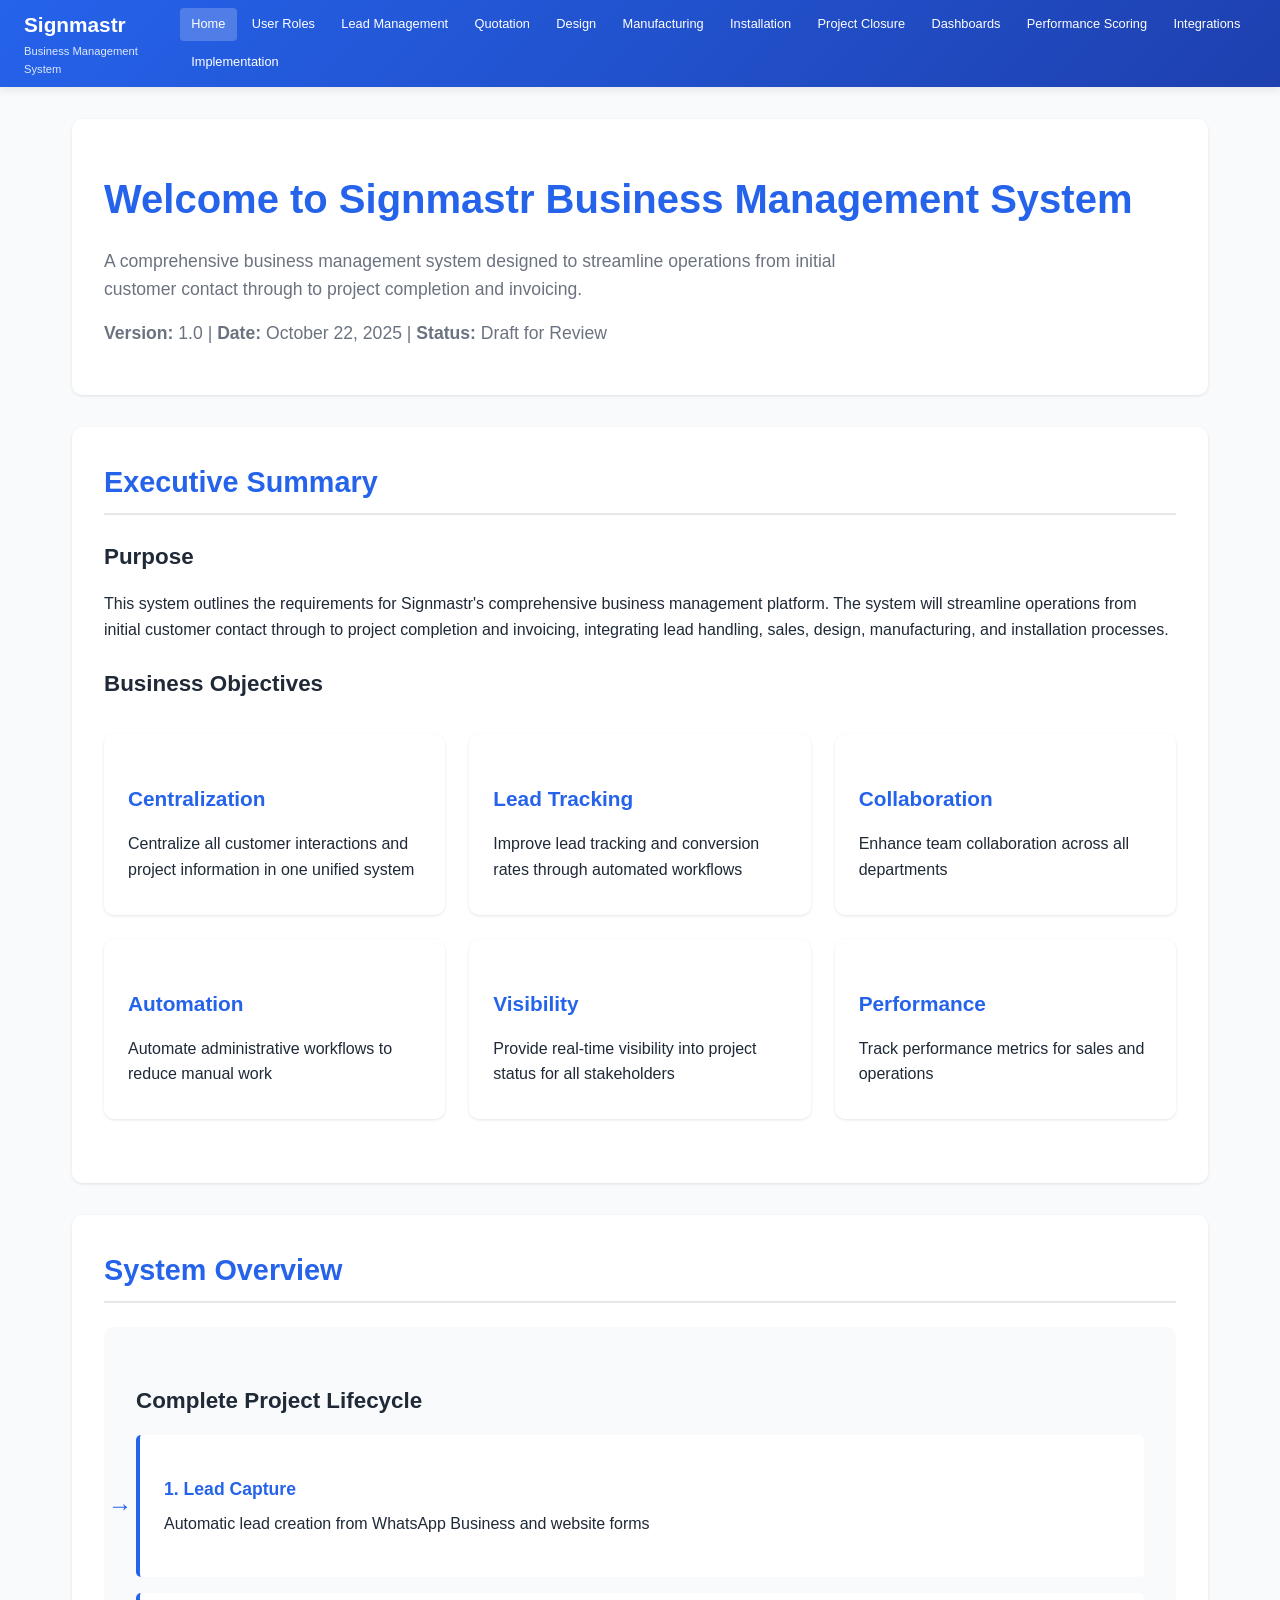
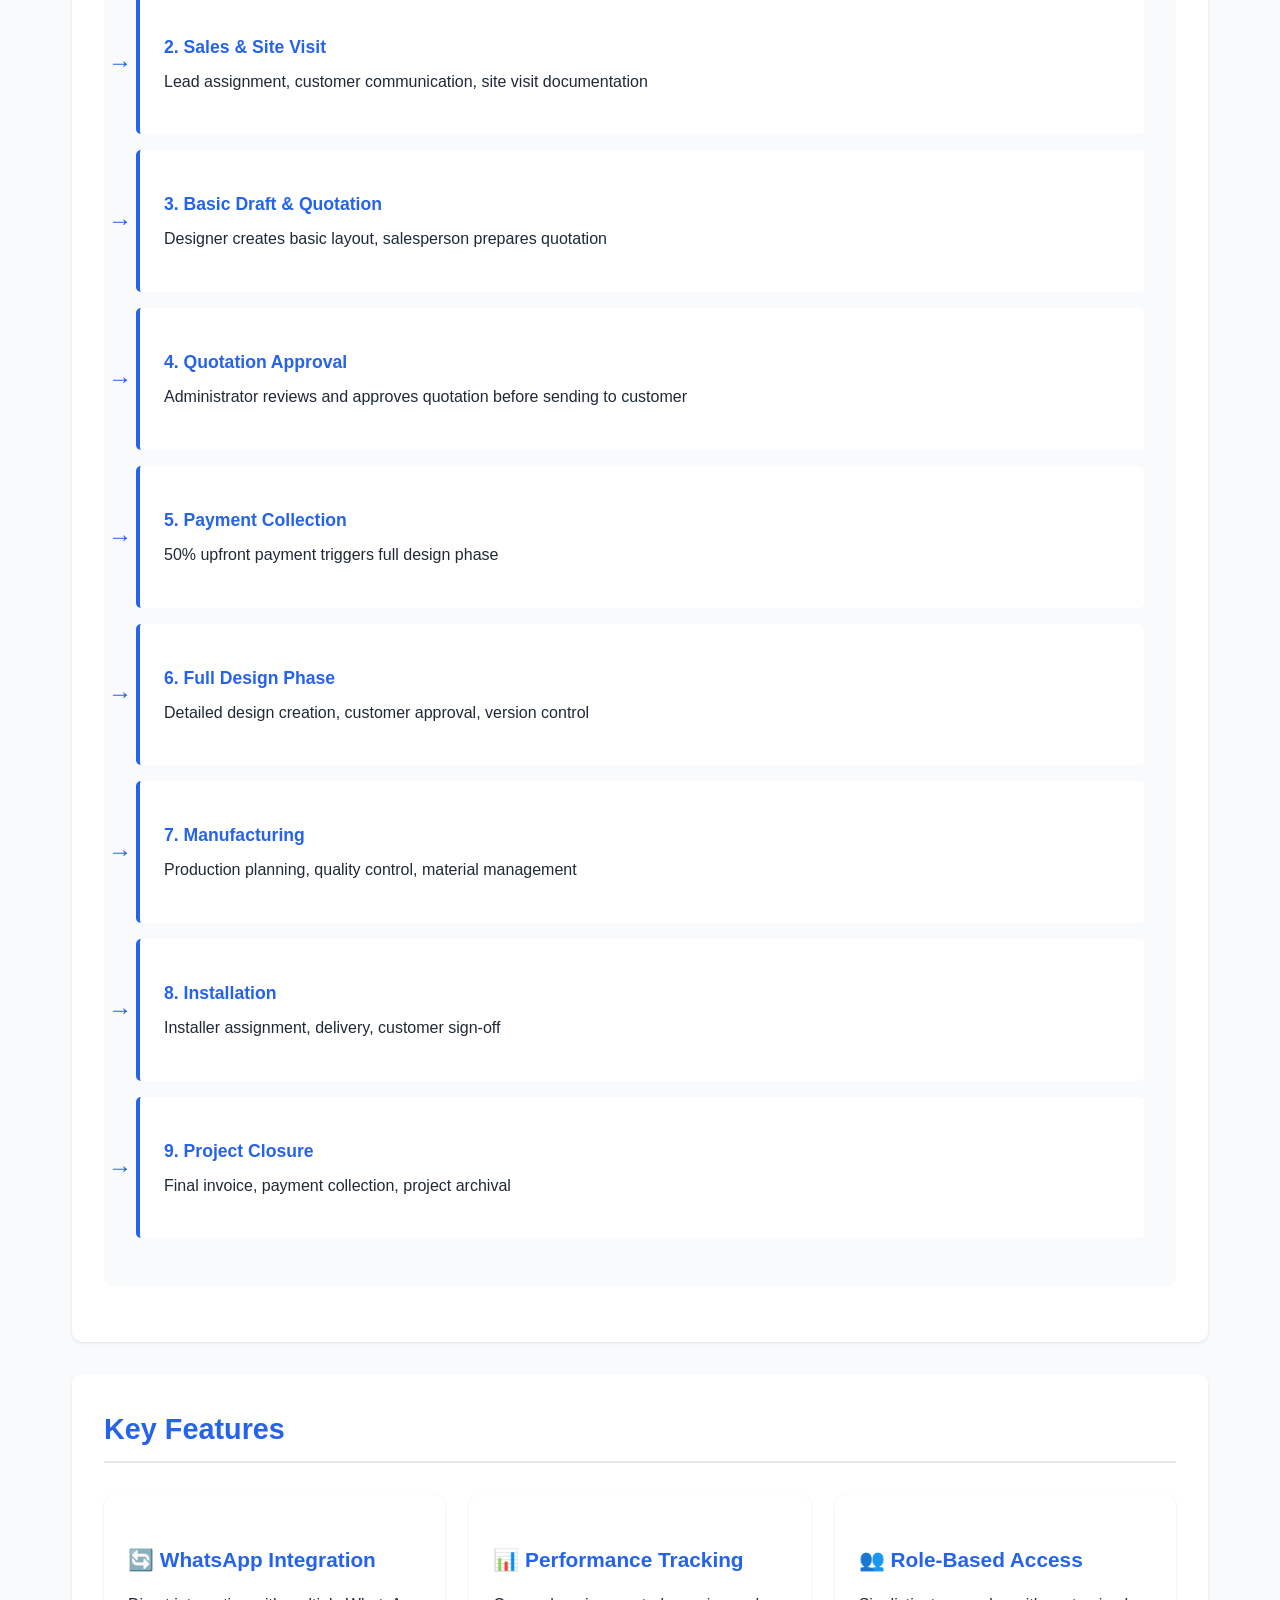
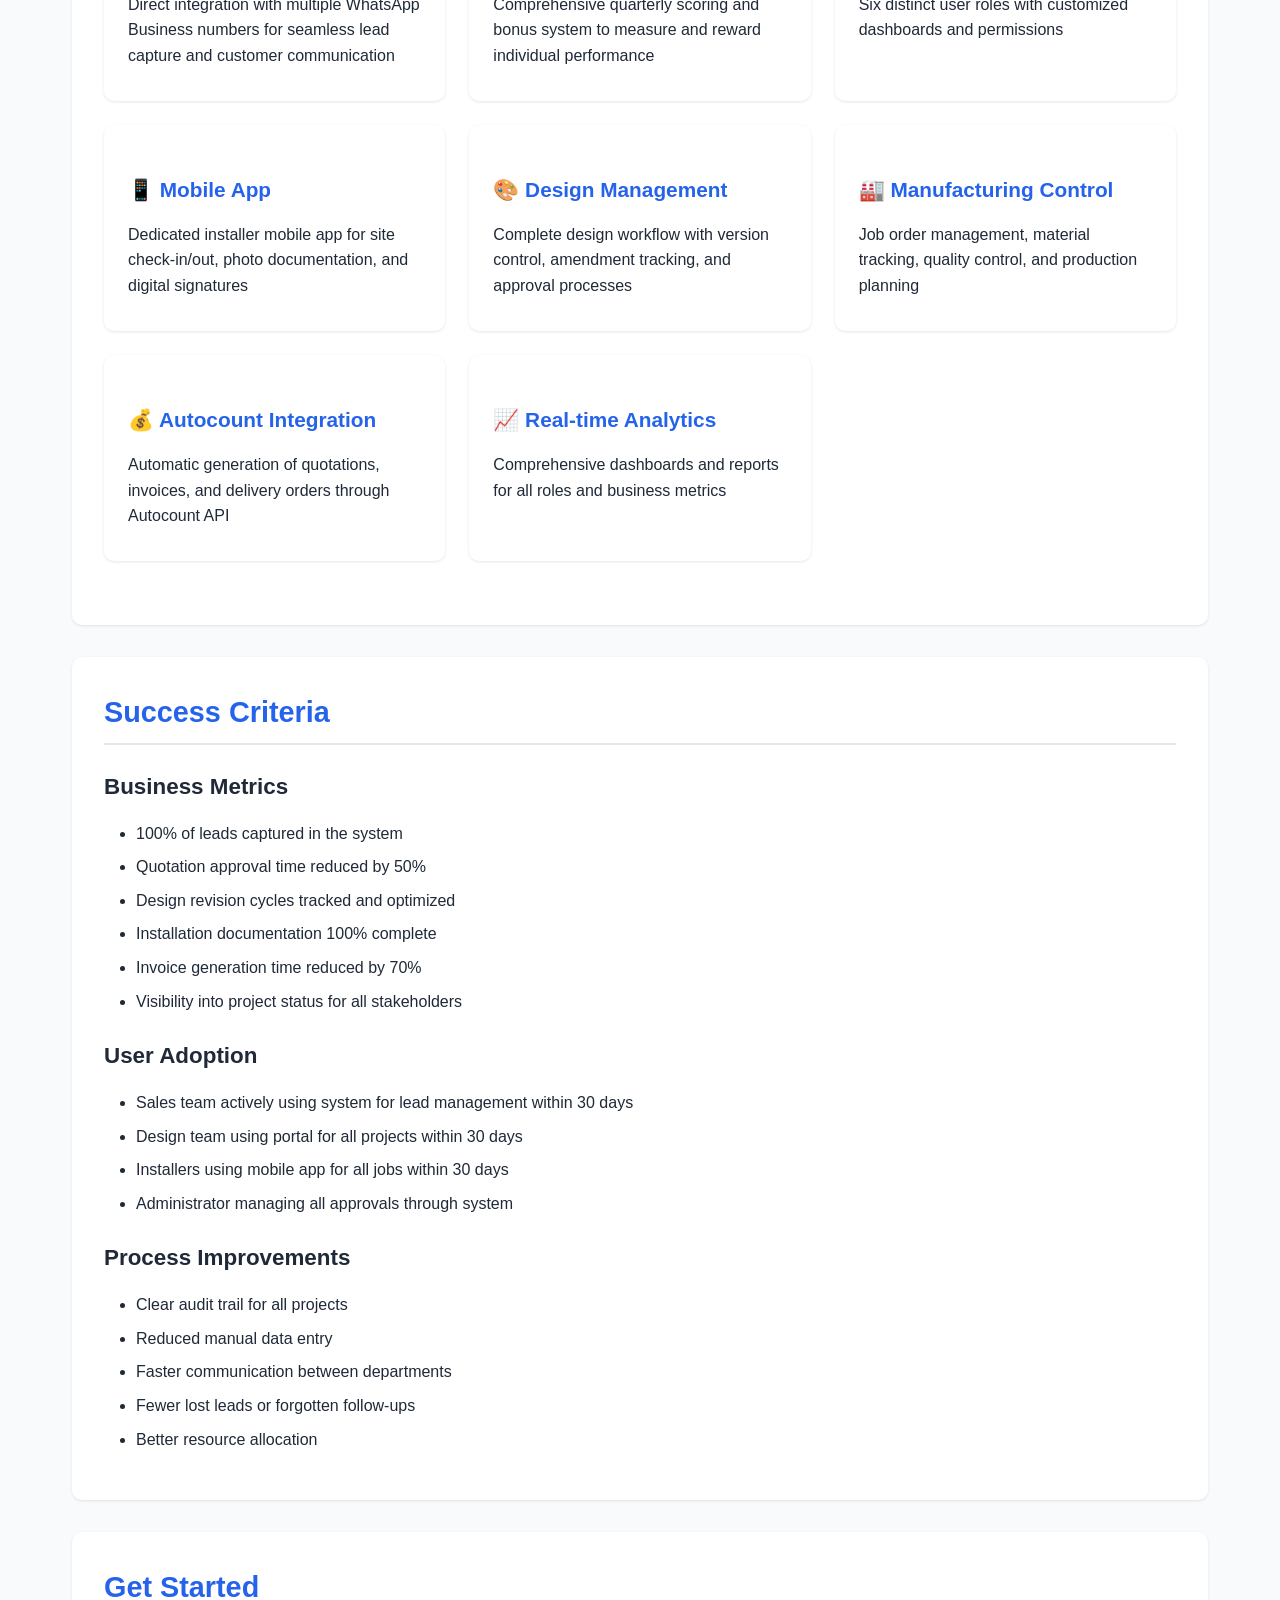
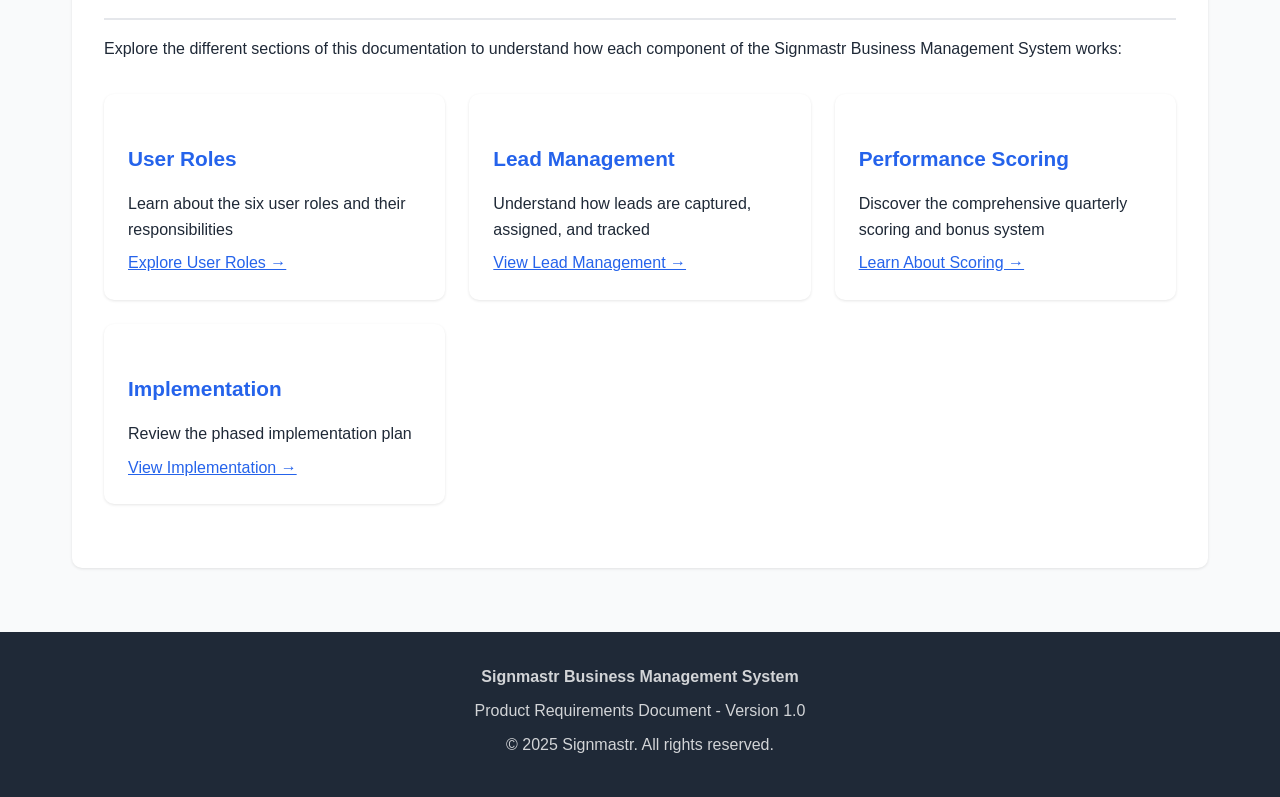
<file: index.html>
<!DOCTYPE html>
<html lang="en">
<head>
    <meta charset="UTF-8">
    <meta name="viewport" content="width=device-width, initial-scale=1.0">
    <title>Signmastr Business Management System</title>
    <link rel="stylesheet" href="css/style.css">
</head>
<body>
    <header>
        <div class="header-container">
            <div class="logo">
                <h1>Signmastr</h1>
                <p>Business Management System</p>
            </div>
            <button class="menu-toggle" aria-label="Toggle menu">☰</button>
            <nav>
                <ul>
                    <li><a href="index.html">Home</a></li>
                    <li><a href="user-roles.html">User Roles</a></li>
                    <li><a href="lead-management.html">Lead Management</a></li>
                    <li><a href="quotation-process.html">Quotation</a></li>
                    <li><a href="design-phase.html">Design</a></li>
                    <li><a href="manufacturing.html">Manufacturing</a></li>
                    <li><a href="installation.html">Installation</a></li>
                    <li><a href="project-closure.html">Project Closure</a></li>
                    <li><a href="dashboards.html">Dashboards</a></li>
                    <li><a href="performance-scoring.html">Performance Scoring</a></li>
                    <li><a href="integrations.html">Integrations</a></li>
                    <li><a href="implementation.html">Implementation</a></li>
                </ul>
            </nav>
        </div>
    </header>

    <div class="container">
        <div class="page-header">
            <h1>Welcome to Signmastr Business Management System</h1>
            <p>A comprehensive business management system designed to streamline operations from initial customer contact through to project completion and invoicing.</p>
            <p class="text-secondary mt-2"><strong>Version:</strong> 1.0 | <strong>Date:</strong> October 22, 2025 | <strong>Status:</strong> Draft for Review</p>
        </div>

        <div class="content-section">
            <h2>Executive Summary</h2>

            <h3>Purpose</h3>
            <p>This system outlines the requirements for Signmastr's comprehensive business management platform. The system will streamline operations from initial customer contact through to project completion and invoicing, integrating lead handling, sales, design, manufacturing, and installation processes.</p>

            <h3>Business Objectives</h3>
            <div class="cards-grid">
                <div class="card">
                    <h3>Centralization</h3>
                    <p>Centralize all customer interactions and project information in one unified system</p>
                </div>
                <div class="card">
                    <h3>Lead Tracking</h3>
                    <p>Improve lead tracking and conversion rates through automated workflows</p>
                </div>
                <div class="card">
                    <h3>Collaboration</h3>
                    <p>Enhance team collaboration across all departments</p>
                </div>
                <div class="card">
                    <h3>Automation</h3>
                    <p>Automate administrative workflows to reduce manual work</p>
                </div>
                <div class="card">
                    <h3>Visibility</h3>
                    <p>Provide real-time visibility into project status for all stakeholders</p>
                </div>
                <div class="card">
                    <h3>Performance</h3>
                    <p>Track performance metrics for sales and operations</p>
                </div>
            </div>
        </div>

        <div class="content-section">
            <h2>System Overview</h2>

            <div class="process-flow">
                <h3 class="mb-2">Complete Project Lifecycle</h3>

                <div class="process-step">
                    <h4>1. Lead Capture</h4>
                    <p>Automatic lead creation from WhatsApp Business and website forms</p>
                </div>

                <div class="process-step">
                    <h4>2. Sales & Site Visit</h4>
                    <p>Lead assignment, customer communication, site visit documentation</p>
                </div>

                <div class="process-step">
                    <h4>3. Basic Draft & Quotation</h4>
                    <p>Designer creates basic layout, salesperson prepares quotation</p>
                </div>

                <div class="process-step">
                    <h4>4. Quotation Approval</h4>
                    <p>Administrator reviews and approves quotation before sending to customer</p>
                </div>

                <div class="process-step">
                    <h4>5. Payment Collection</h4>
                    <p>50% upfront payment triggers full design phase</p>
                </div>

                <div class="process-step">
                    <h4>6. Full Design Phase</h4>
                    <p>Detailed design creation, customer approval, version control</p>
                </div>

                <div class="process-step">
                    <h4>7. Manufacturing</h4>
                    <p>Production planning, quality control, material management</p>
                </div>

                <div class="process-step">
                    <h4>8. Installation</h4>
                    <p>Installer assignment, delivery, customer sign-off</p>
                </div>

                <div class="process-step">
                    <h4>9. Project Closure</h4>
                    <p>Final invoice, payment collection, project archival</p>
                </div>
            </div>
        </div>

        <div class="content-section">
            <h2>Key Features</h2>

            <div class="cards-grid">
                <div class="card">
                    <h3>🔄 WhatsApp Integration</h3>
                    <p>Direct integration with multiple WhatsApp Business numbers for seamless lead capture and customer communication</p>
                </div>

                <div class="card">
                    <h3>📊 Performance Tracking</h3>
                    <p>Comprehensive quarterly scoring and bonus system to measure and reward individual performance</p>
                </div>

                <div class="card">
                    <h3>👥 Role-Based Access</h3>
                    <p>Six distinct user roles with customized dashboards and permissions</p>
                </div>

                <div class="card">
                    <h3>📱 Mobile App</h3>
                    <p>Dedicated installer mobile app for site check-in/out, photo documentation, and digital signatures</p>
                </div>

                <div class="card">
                    <h3>🎨 Design Management</h3>
                    <p>Complete design workflow with version control, amendment tracking, and approval processes</p>
                </div>

                <div class="card">
                    <h3>🏭 Manufacturing Control</h3>
                    <p>Job order management, material tracking, quality control, and production planning</p>
                </div>

                <div class="card">
                    <h3>💰 Autocount Integration</h3>
                    <p>Automatic generation of quotations, invoices, and delivery orders through Autocount API</p>
                </div>

                <div class="card">
                    <h3>📈 Real-time Analytics</h3>
                    <p>Comprehensive dashboards and reports for all roles and business metrics</p>
                </div>
            </div>
        </div>

        <div class="content-section">
            <h2>Success Criteria</h2>

            <h3>Business Metrics</h3>
            <ul>
                <li>100% of leads captured in the system</li>
                <li>Quotation approval time reduced by 50%</li>
                <li>Design revision cycles tracked and optimized</li>
                <li>Installation documentation 100% complete</li>
                <li>Invoice generation time reduced by 70%</li>
                <li>Visibility into project status for all stakeholders</li>
            </ul>

            <h3>User Adoption</h3>
            <ul>
                <li>Sales team actively using system for lead management within 30 days</li>
                <li>Design team using portal for all projects within 30 days</li>
                <li>Installers using mobile app for all jobs within 30 days</li>
                <li>Administrator managing all approvals through system</li>
            </ul>

            <h3>Process Improvements</h3>
            <ul>
                <li>Clear audit trail for all projects</li>
                <li>Reduced manual data entry</li>
                <li>Faster communication between departments</li>
                <li>Fewer lost leads or forgotten follow-ups</li>
                <li>Better resource allocation</li>
            </ul>
        </div>

        <div class="content-section">
            <h2>Get Started</h2>
            <p>Explore the different sections of this documentation to understand how each component of the Signmastr Business Management System works:</p>

            <div class="cards-grid">
                <div class="card">
                    <h3>User Roles</h3>
                    <p>Learn about the six user roles and their responsibilities</p>
                    <a href="user-roles.html" style="color: var(--primary-color);">Explore User Roles →</a>
                </div>

                <div class="card">
                    <h3>Lead Management</h3>
                    <p>Understand how leads are captured, assigned, and tracked</p>
                    <a href="lead-management.html" style="color: var(--primary-color);">View Lead Management →</a>
                </div>

                <div class="card">
                    <h3>Performance Scoring</h3>
                    <p>Discover the comprehensive quarterly scoring and bonus system</p>
                    <a href="performance-scoring.html" style="color: var(--primary-color);">Learn About Scoring →</a>
                </div>

                <div class="card">
                    <h3>Implementation</h3>
                    <p>Review the phased implementation plan</p>
                    <a href="implementation.html" style="color: var(--primary-color);">View Implementation →</a>
                </div>
            </div>
        </div>
    </div>

    <footer>
        <div class="footer-container">
            <p><strong>Signmastr Business Management System</strong></p>
            <p>Product Requirements Document - Version 1.0</p>
            <p>© 2025 Signmastr. All rights reserved.</p>
        </div>
    </footer>

    <script src="js/main.js"></script>
</body>
</html>
</file>
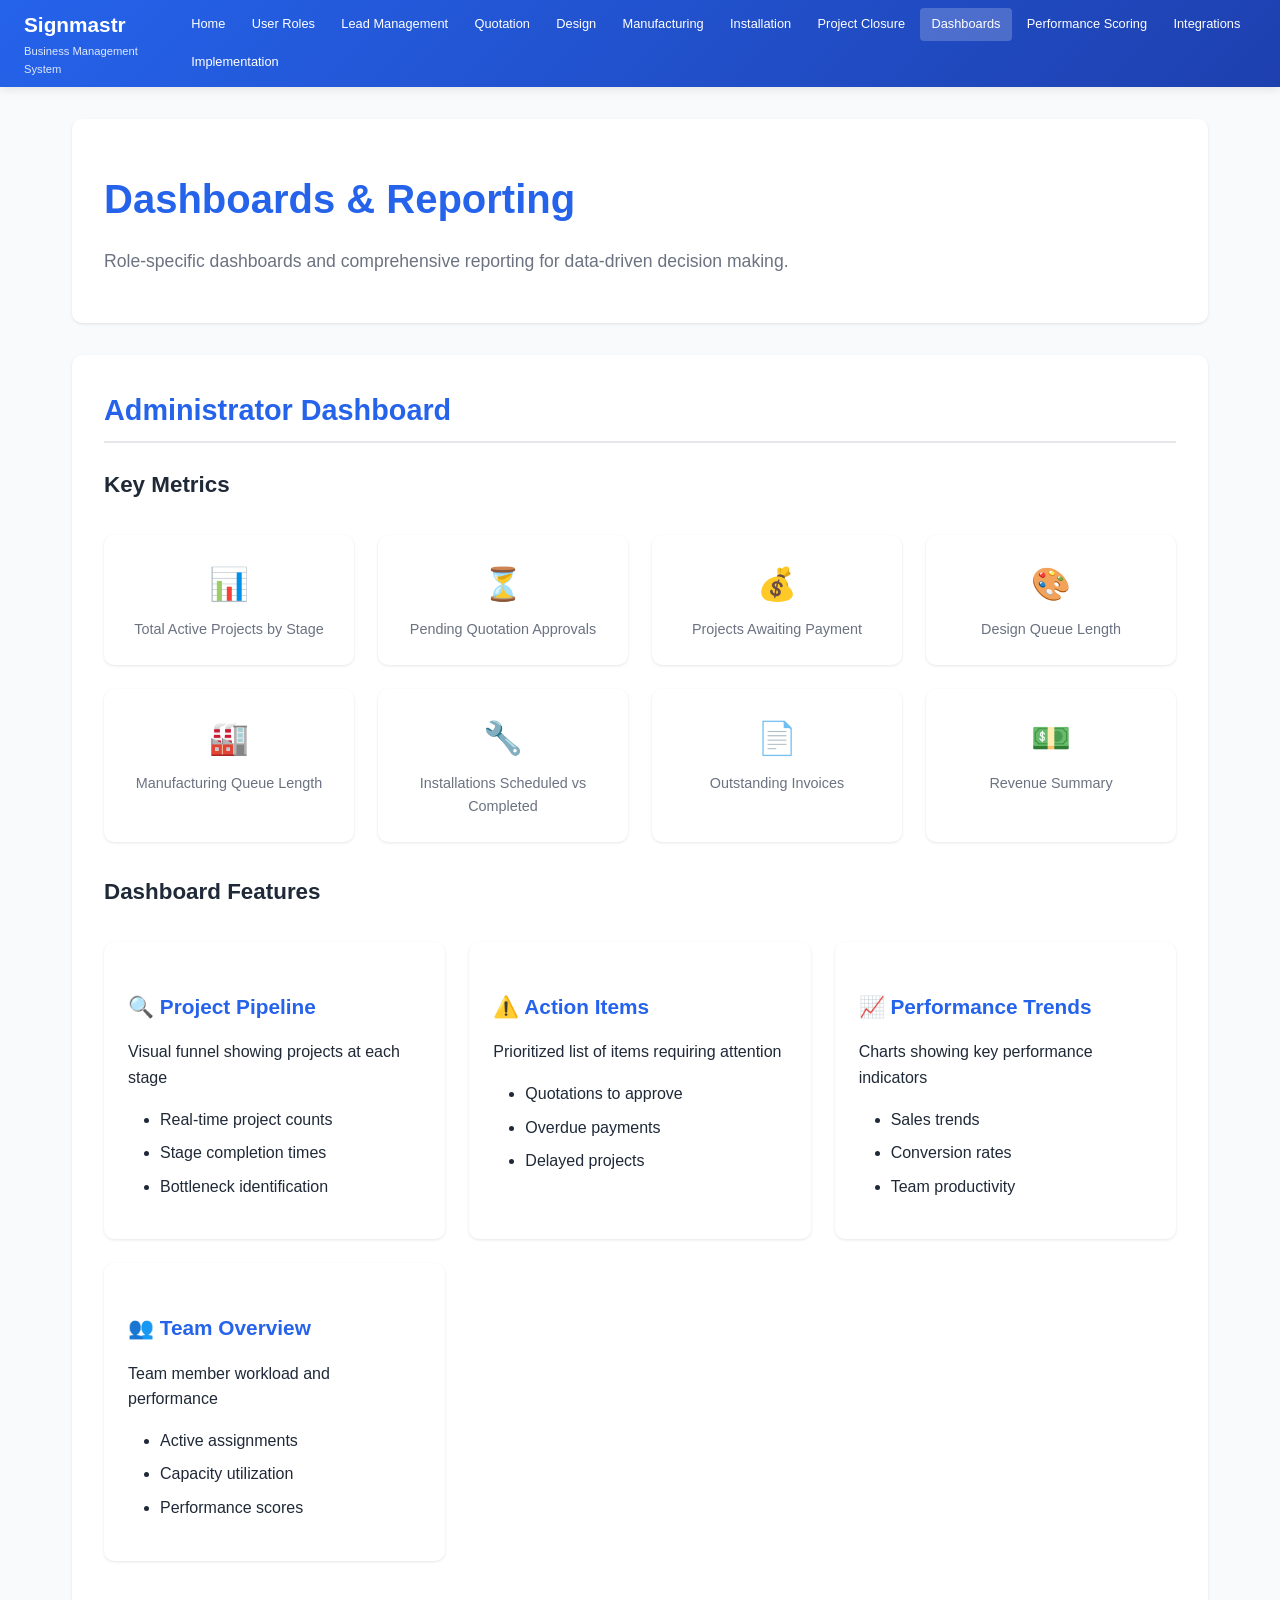
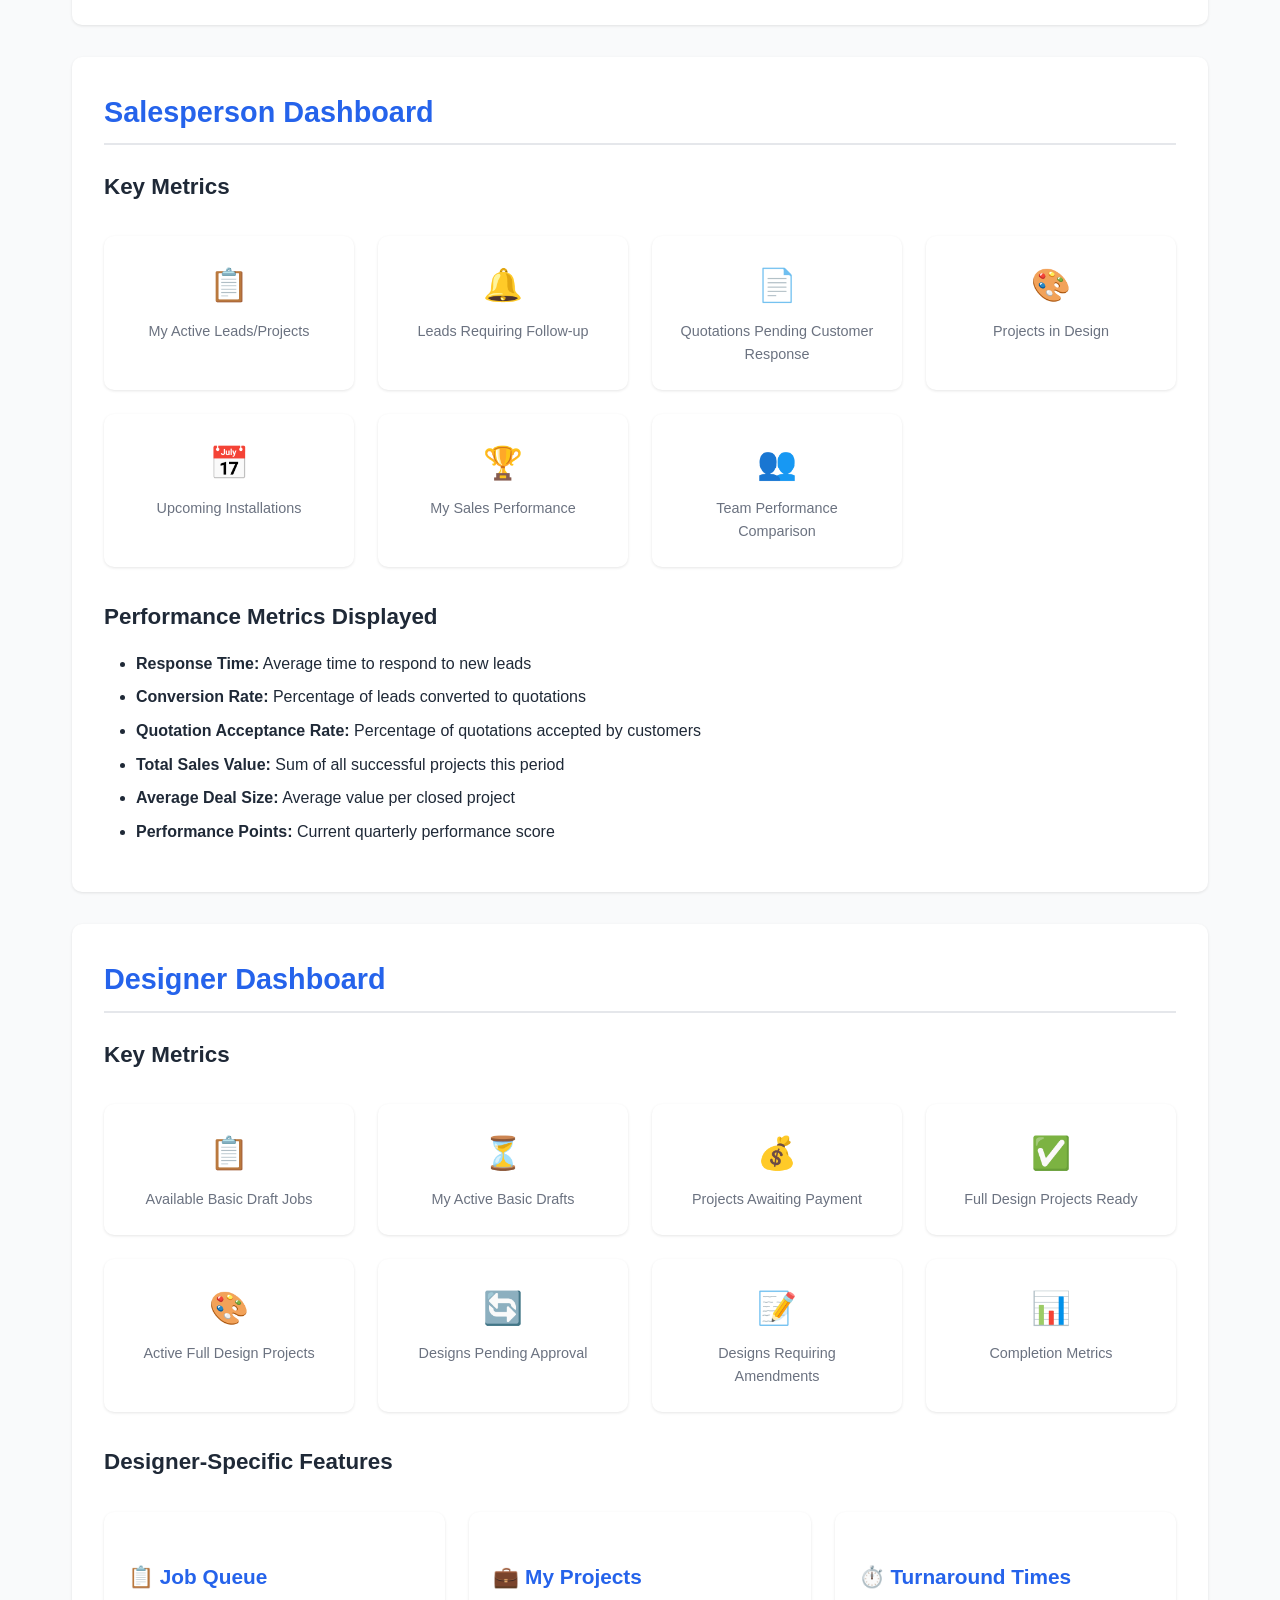
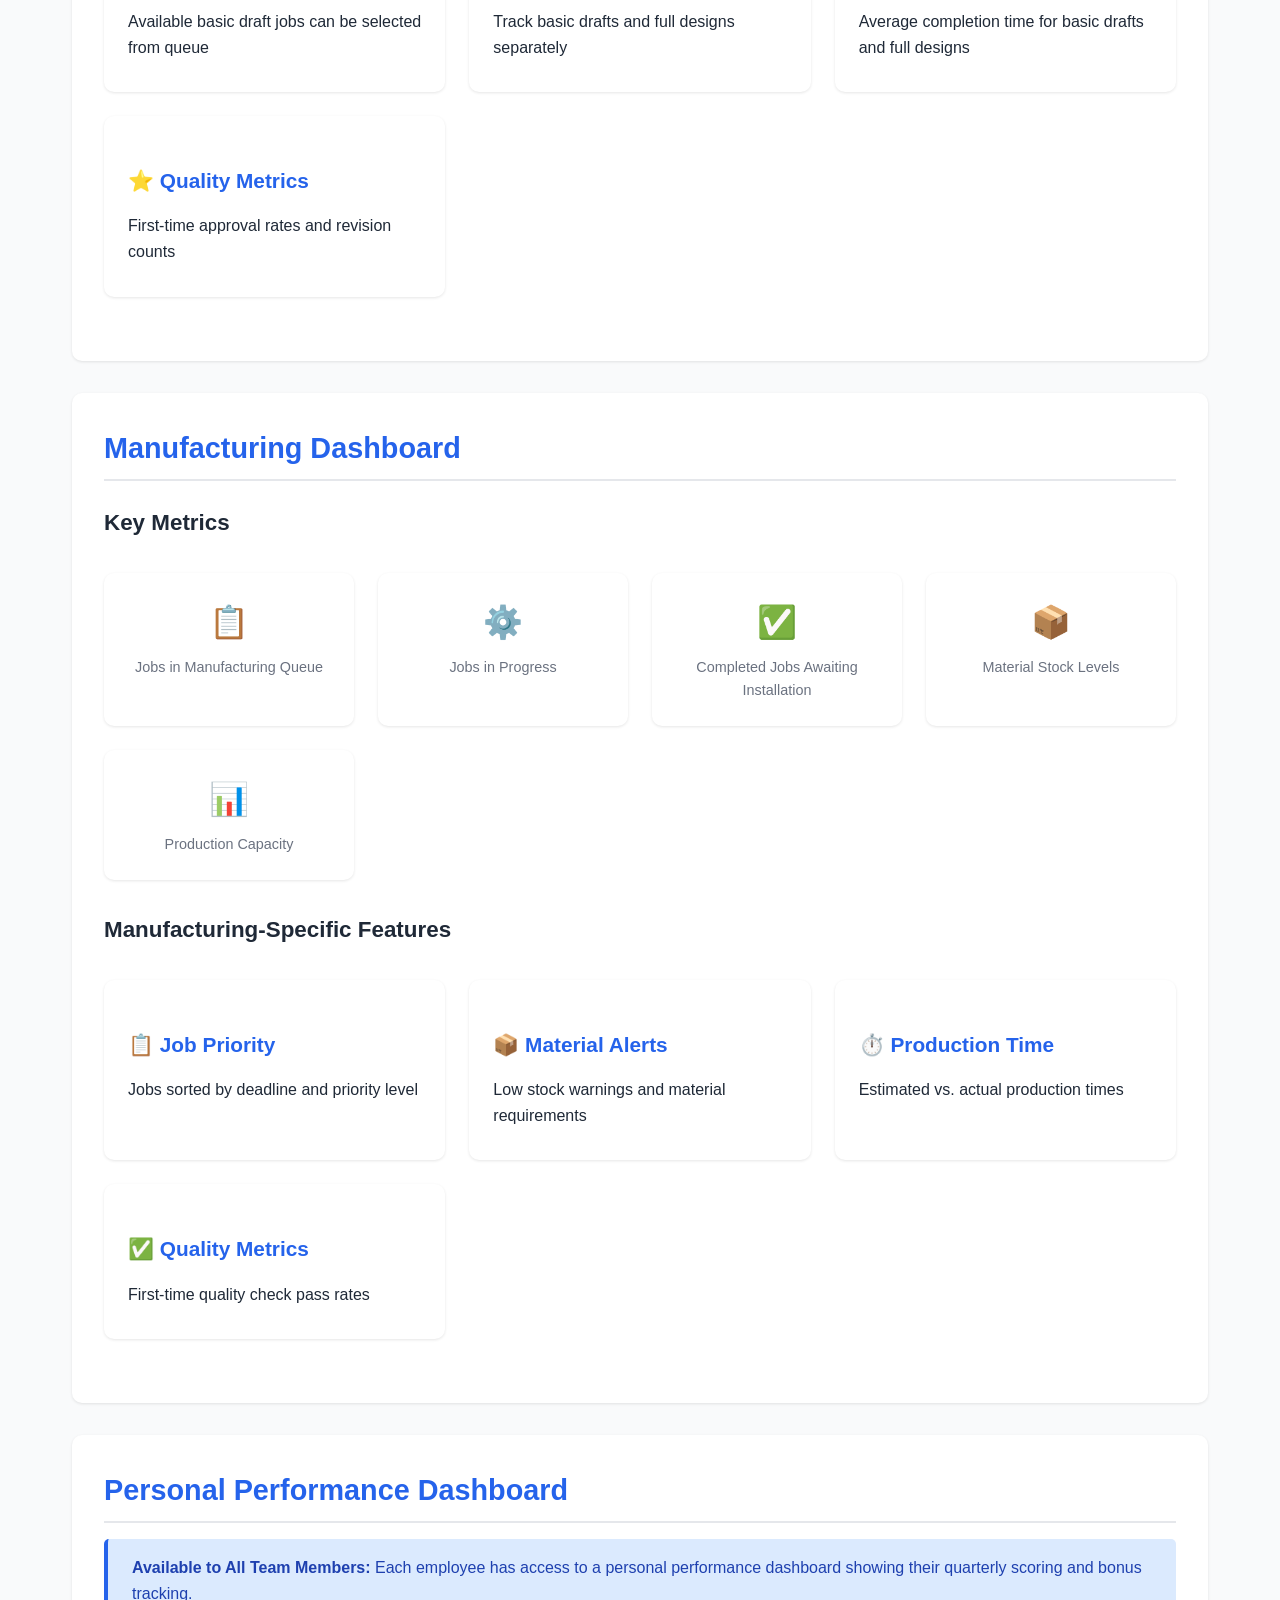
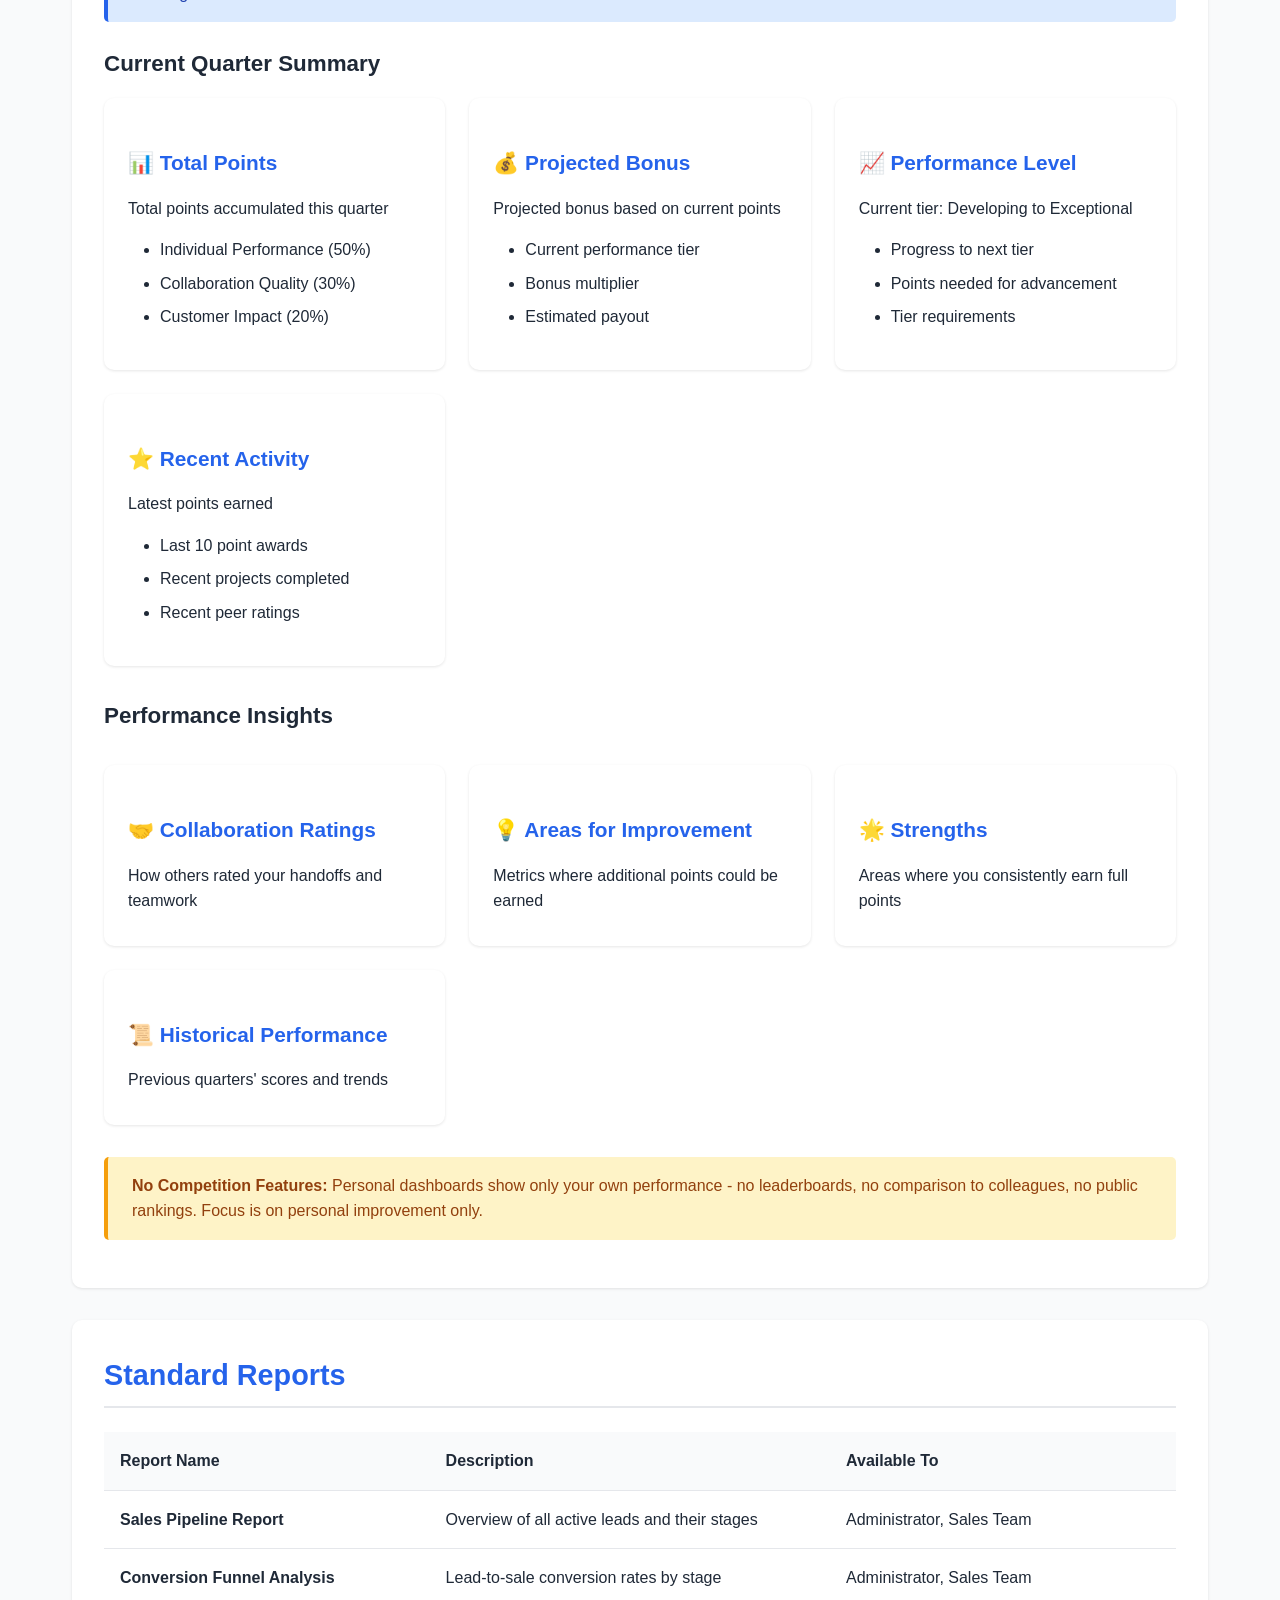
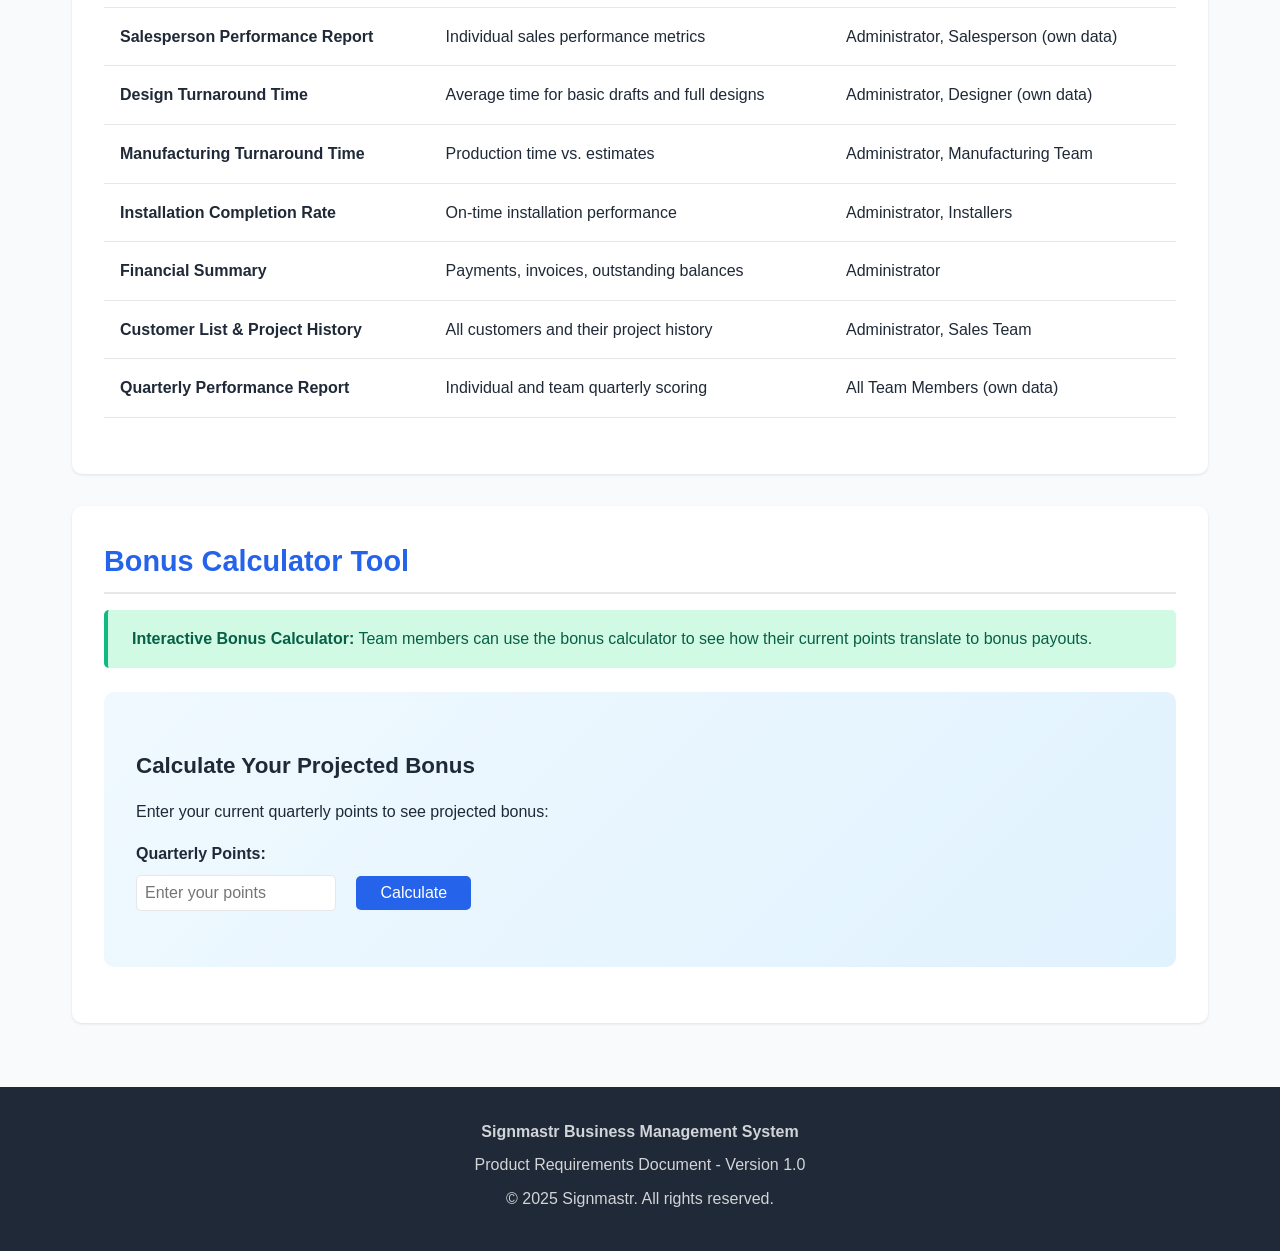
<file: dashboards.html>
<!DOCTYPE html>
<html lang="en">
<head>
    <meta charset="UTF-8">
    <meta name="viewport" content="width=device-width, initial-scale=1.0">
    <title>Dashboards & Reporting - Signmastr Business Management System</title>
    <link rel="stylesheet" href="css/style.css">
</head>
<body>
    <header>
        <div class="header-container">
            <div class="logo">
                <h1>Signmastr</h1>
                <p>Business Management System</p>
            </div>
            <button class="menu-toggle" aria-label="Toggle menu">☰</button>
            <nav>
                <ul>
                    <li><a href="index.html">Home</a></li>
                    <li><a href="user-roles.html">User Roles</a></li>
                    <li><a href="lead-management.html">Lead Management</a></li>
                    <li><a href="quotation-process.html">Quotation</a></li>
                    <li><a href="design-phase.html">Design</a></li>
                    <li><a href="manufacturing.html">Manufacturing</a></li>
                    <li><a href="installation.html">Installation</a></li>
                    <li><a href="project-closure.html">Project Closure</a></li>
                    <li><a href="dashboards.html">Dashboards</a></li>
                    <li><a href="performance-scoring.html">Performance Scoring</a></li>
                    <li><a href="integrations.html">Integrations</a></li>
                    <li><a href="implementation.html">Implementation</a></li>
                </ul>
            </nav>
        </div>
    </header>

    <div class="container">
        <div class="page-header">
            <h1>Dashboards & Reporting</h1>
            <p>Role-specific dashboards and comprehensive reporting for data-driven decision making.</p>
        </div>

        <div class="content-section">
            <h2>Administrator Dashboard</h2>

            <h3>Key Metrics</h3>
            <div class="metrics-grid">
                <div class="metric-card">
                    <div class="metric-value">📊</div>
                    <div class="metric-label">Total Active Projects by Stage</div>
                </div>

                <div class="metric-card">
                    <div class="metric-value">⏳</div>
                    <div class="metric-label">Pending Quotation Approvals</div>
                </div>

                <div class="metric-card">
                    <div class="metric-value">💰</div>
                    <div class="metric-label">Projects Awaiting Payment</div>
                </div>

                <div class="metric-card">
                    <div class="metric-value">🎨</div>
                    <div class="metric-label">Design Queue Length</div>
                </div>

                <div class="metric-card">
                    <div class="metric-value">🏭</div>
                    <div class="metric-label">Manufacturing Queue Length</div>
                </div>

                <div class="metric-card">
                    <div class="metric-value">🔧</div>
                    <div class="metric-label">Installations Scheduled vs Completed</div>
                </div>

                <div class="metric-card">
                    <div class="metric-value">📄</div>
                    <div class="metric-label">Outstanding Invoices</div>
                </div>

                <div class="metric-card">
                    <div class="metric-value">💵</div>
                    <div class="metric-label">Revenue Summary</div>
                </div>
            </div>

            <h3 class="mt-3">Dashboard Features</h3>
            <div class="cards-grid">
                <div class="card">
                    <h3>🔍 Project Pipeline</h3>
                    <p>Visual funnel showing projects at each stage</p>
                    <ul class="mt-2">
                        <li>Real-time project counts</li>
                        <li>Stage completion times</li>
                        <li>Bottleneck identification</li>
                    </ul>
                </div>

                <div class="card">
                    <h3>⚠️ Action Items</h3>
                    <p>Prioritized list of items requiring attention</p>
                    <ul class="mt-2">
                        <li>Quotations to approve</li>
                        <li>Overdue payments</li>
                        <li>Delayed projects</li>
                    </ul>
                </div>

                <div class="card">
                    <h3>📈 Performance Trends</h3>
                    <p>Charts showing key performance indicators</p>
                    <ul class="mt-2">
                        <li>Sales trends</li>
                        <li>Conversion rates</li>
                        <li>Team productivity</li>
                    </ul>
                </div>

                <div class="card">
                    <h3>👥 Team Overview</h3>
                    <p>Team member workload and performance</p>
                    <ul class="mt-2">
                        <li>Active assignments</li>
                        <li>Capacity utilization</li>
                        <li>Performance scores</li>
                    </ul>
                </div>
            </div>
        </div>

        <div class="content-section">
            <h2>Salesperson Dashboard</h2>

            <h3>Key Metrics</h3>
            <div class="metrics-grid">
                <div class="metric-card">
                    <div class="metric-value">📋</div>
                    <div class="metric-label">My Active Leads/Projects</div>
                </div>

                <div class="metric-card">
                    <div class="metric-value">🔔</div>
                    <div class="metric-label">Leads Requiring Follow-up</div>
                </div>

                <div class="metric-card">
                    <div class="metric-value">📄</div>
                    <div class="metric-label">Quotations Pending Customer Response</div>
                </div>

                <div class="metric-card">
                    <div class="metric-value">🎨</div>
                    <div class="metric-label">Projects in Design</div>
                </div>

                <div class="metric-card">
                    <div class="metric-value">📅</div>
                    <div class="metric-label">Upcoming Installations</div>
                </div>

                <div class="metric-card">
                    <div class="metric-value">🏆</div>
                    <div class="metric-label">My Sales Performance</div>
                </div>

                <div class="metric-card">
                    <div class="metric-value">👥</div>
                    <div class="metric-label">Team Performance Comparison</div>
                </div>
            </div>

            <h3 class="mt-3">Performance Metrics Displayed</h3>
            <ul>
                <li><strong>Response Time:</strong> Average time to respond to new leads</li>
                <li><strong>Conversion Rate:</strong> Percentage of leads converted to quotations</li>
                <li><strong>Quotation Acceptance Rate:</strong> Percentage of quotations accepted by customers</li>
                <li><strong>Total Sales Value:</strong> Sum of all successful projects this period</li>
                <li><strong>Average Deal Size:</strong> Average value per closed project</li>
                <li><strong>Performance Points:</strong> Current quarterly performance score</li>
            </ul>
        </div>

        <div class="content-section">
            <h2>Designer Dashboard</h2>

            <h3>Key Metrics</h3>
            <div class="metrics-grid">
                <div class="metric-card">
                    <div class="metric-value">📋</div>
                    <div class="metric-label">Available Basic Draft Jobs</div>
                </div>

                <div class="metric-card">
                    <div class="metric-value">⏳</div>
                    <div class="metric-label">My Active Basic Drafts</div>
                </div>

                <div class="metric-card">
                    <div class="metric-value">💰</div>
                    <div class="metric-label">Projects Awaiting Payment</div>
                </div>

                <div class="metric-card">
                    <div class="metric-value">✅</div>
                    <div class="metric-label">Full Design Projects Ready</div>
                </div>

                <div class="metric-card">
                    <div class="metric-value">🎨</div>
                    <div class="metric-label">Active Full Design Projects</div>
                </div>

                <div class="metric-card">
                    <div class="metric-value">🔄</div>
                    <div class="metric-label">Designs Pending Approval</div>
                </div>

                <div class="metric-card">
                    <div class="metric-value">📝</div>
                    <div class="metric-label">Designs Requiring Amendments</div>
                </div>

                <div class="metric-card">
                    <div class="metric-value">📊</div>
                    <div class="metric-label">Completion Metrics</div>
                </div>
            </div>

            <h3 class="mt-3">Designer-Specific Features</h3>
            <div class="cards-grid">
                <div class="card">
                    <h3>📋 Job Queue</h3>
                    <p>Available basic draft jobs can be selected from queue</p>
                </div>

                <div class="card">
                    <h3>💼 My Projects</h3>
                    <p>Track basic drafts and full designs separately</p>
                </div>

                <div class="card">
                    <h3>⏱️ Turnaround Times</h3>
                    <p>Average completion time for basic drafts and full designs</p>
                </div>

                <div class="card">
                    <h3>⭐ Quality Metrics</h3>
                    <p>First-time approval rates and revision counts</p>
                </div>
            </div>
        </div>

        <div class="content-section">
            <h2>Manufacturing Dashboard</h2>

            <h3>Key Metrics</h3>
            <div class="metrics-grid">
                <div class="metric-card">
                    <div class="metric-value">📋</div>
                    <div class="metric-label">Jobs in Manufacturing Queue</div>
                </div>

                <div class="metric-card">
                    <div class="metric-value">⚙️</div>
                    <div class="metric-label">Jobs in Progress</div>
                </div>

                <div class="metric-card">
                    <div class="metric-value">✅</div>
                    <div class="metric-label">Completed Jobs Awaiting Installation</div>
                </div>

                <div class="metric-card">
                    <div class="metric-value">📦</div>
                    <div class="metric-label">Material Stock Levels</div>
                </div>

                <div class="metric-card">
                    <div class="metric-value">📊</div>
                    <div class="metric-label">Production Capacity</div>
                </div>
            </div>

            <h3 class="mt-3">Manufacturing-Specific Features</h3>
            <div class="cards-grid">
                <div class="card">
                    <h3>📋 Job Priority</h3>
                    <p>Jobs sorted by deadline and priority level</p>
                </div>

                <div class="card">
                    <h3>📦 Material Alerts</h3>
                    <p>Low stock warnings and material requirements</p>
                </div>

                <div class="card">
                    <h3>⏱️ Production Time</h3>
                    <p>Estimated vs. actual production times</p>
                </div>

                <div class="card">
                    <h3>✅ Quality Metrics</h3>
                    <p>First-time quality check pass rates</p>
                </div>
            </div>
        </div>

        <div class="content-section">
            <h2>Personal Performance Dashboard</h2>

            <div class="alert alert-info">
                <strong>Available to All Team Members:</strong> Each employee has access to a personal performance dashboard showing their quarterly scoring and bonus tracking.
            </div>

            <h3>Current Quarter Summary</h3>
            <div class="cards-grid mt-2">
                <div class="card">
                    <h3>📊 Total Points</h3>
                    <p>Total points accumulated this quarter</p>
                    <ul class="mt-2">
                        <li>Individual Performance (50%)</li>
                        <li>Collaboration Quality (30%)</li>
                        <li>Customer Impact (20%)</li>
                    </ul>
                </div>

                <div class="card">
                    <h3>💰 Projected Bonus</h3>
                    <p>Projected bonus based on current points</p>
                    <ul class="mt-2">
                        <li>Current performance tier</li>
                        <li>Bonus multiplier</li>
                        <li>Estimated payout</li>
                    </ul>
                </div>

                <div class="card">
                    <h3>📈 Performance Level</h3>
                    <p>Current tier: Developing to Exceptional</p>
                    <ul class="mt-2">
                        <li>Progress to next tier</li>
                        <li>Points needed for advancement</li>
                        <li>Tier requirements</li>
                    </ul>
                </div>

                <div class="card">
                    <h3>⭐ Recent Activity</h3>
                    <p>Latest points earned</p>
                    <ul class="mt-2">
                        <li>Last 10 point awards</li>
                        <li>Recent projects completed</li>
                        <li>Recent peer ratings</li>
                    </ul>
                </div>
            </div>

            <h3 class="mt-3">Performance Insights</h3>
            <div class="cards-grid">
                <div class="card">
                    <h3>🤝 Collaboration Ratings</h3>
                    <p>How others rated your handoffs and teamwork</p>
                </div>

                <div class="card">
                    <h3>💡 Areas for Improvement</h3>
                    <p>Metrics where additional points could be earned</p>
                </div>

                <div class="card">
                    <h3>🌟 Strengths</h3>
                    <p>Areas where you consistently earn full points</p>
                </div>

                <div class="card">
                    <h3>📜 Historical Performance</h3>
                    <p>Previous quarters' scores and trends</p>
                </div>
            </div>

            <div class="alert alert-warning mt-3">
                <strong>No Competition Features:</strong> Personal dashboards show only your own performance - no leaderboards, no comparison to colleagues, no public rankings. Focus is on personal improvement only.
            </div>
        </div>

        <div class="content-section">
            <h2>Standard Reports</h2>

            <table>
                <thead>
                    <tr>
                        <th>Report Name</th>
                        <th>Description</th>
                        <th>Available To</th>
                    </tr>
                </thead>
                <tbody>
                    <tr>
                        <td><strong>Sales Pipeline Report</strong></td>
                        <td>Overview of all active leads and their stages</td>
                        <td>Administrator, Sales Team</td>
                    </tr>
                    <tr>
                        <td><strong>Conversion Funnel Analysis</strong></td>
                        <td>Lead-to-sale conversion rates by stage</td>
                        <td>Administrator, Sales Team</td>
                    </tr>
                    <tr>
                        <td><strong>Salesperson Performance Report</strong></td>
                        <td>Individual sales performance metrics</td>
                        <td>Administrator, Salesperson (own data)</td>
                    </tr>
                    <tr>
                        <td><strong>Design Turnaround Time</strong></td>
                        <td>Average time for basic drafts and full designs</td>
                        <td>Administrator, Designer (own data)</td>
                    </tr>
                    <tr>
                        <td><strong>Manufacturing Turnaround Time</strong></td>
                        <td>Production time vs. estimates</td>
                        <td>Administrator, Manufacturing Team</td>
                    </tr>
                    <tr>
                        <td><strong>Installation Completion Rate</strong></td>
                        <td>On-time installation performance</td>
                        <td>Administrator, Installers</td>
                    </tr>
                    <tr>
                        <td><strong>Financial Summary</strong></td>
                        <td>Payments, invoices, outstanding balances</td>
                        <td>Administrator</td>
                    </tr>
                    <tr>
                        <td><strong>Customer List & Project History</strong></td>
                        <td>All customers and their project history</td>
                        <td>Administrator, Sales Team</td>
                    </tr>
                    <tr>
                        <td><strong>Quarterly Performance Report</strong></td>
                        <td>Individual and team quarterly scoring</td>
                        <td>All Team Members (own data)</td>
                    </tr>
                </tbody>
            </table>
        </div>

        <div class="content-section">
            <h2>Bonus Calculator Tool</h2>

            <div class="alert alert-success">
                <strong>Interactive Bonus Calculator:</strong> Team members can use the bonus calculator to see how their current points translate to bonus payouts.
            </div>

            <div id="bonus-calculator" class="scoring-breakdown mt-3">
                <h3>Calculate Your Projected Bonus</h3>
                <p>Enter your current quarterly points to see projected bonus:</p>

                <div class="mt-2">
                    <label for="points-input" style="display: block; margin-bottom: 0.5rem; font-weight: 600;">Quarterly Points:</label>
                    <input type="number" id="points-input" min="0" max="20000" step="10" placeholder="Enter your points" style="padding: 0.5rem; border: 1px solid var(--border-color); border-radius: 5px; width: 200px; font-size: 1rem;">
                    <button id="calculate-btn" style="padding: 0.5rem 1.5rem; background: var(--primary-color); color: white; border: none; border-radius: 5px; cursor: pointer; margin-left: 1rem; font-size: 1rem;">Calculate</button>
                </div>

                <div id="calculation-result" class="mt-3"></div>
            </div>
        </div>
    </div>

    <footer>
        <div class="footer-container">
            <p><strong>Signmastr Business Management System</strong></p>
            <p>Product Requirements Document - Version 1.0</p>
            <p>© 2025 Signmastr. All rights reserved.</p>
        </div>
    </footer>

    <script src="js/main.js"></script>
</body>
</html>
</file>
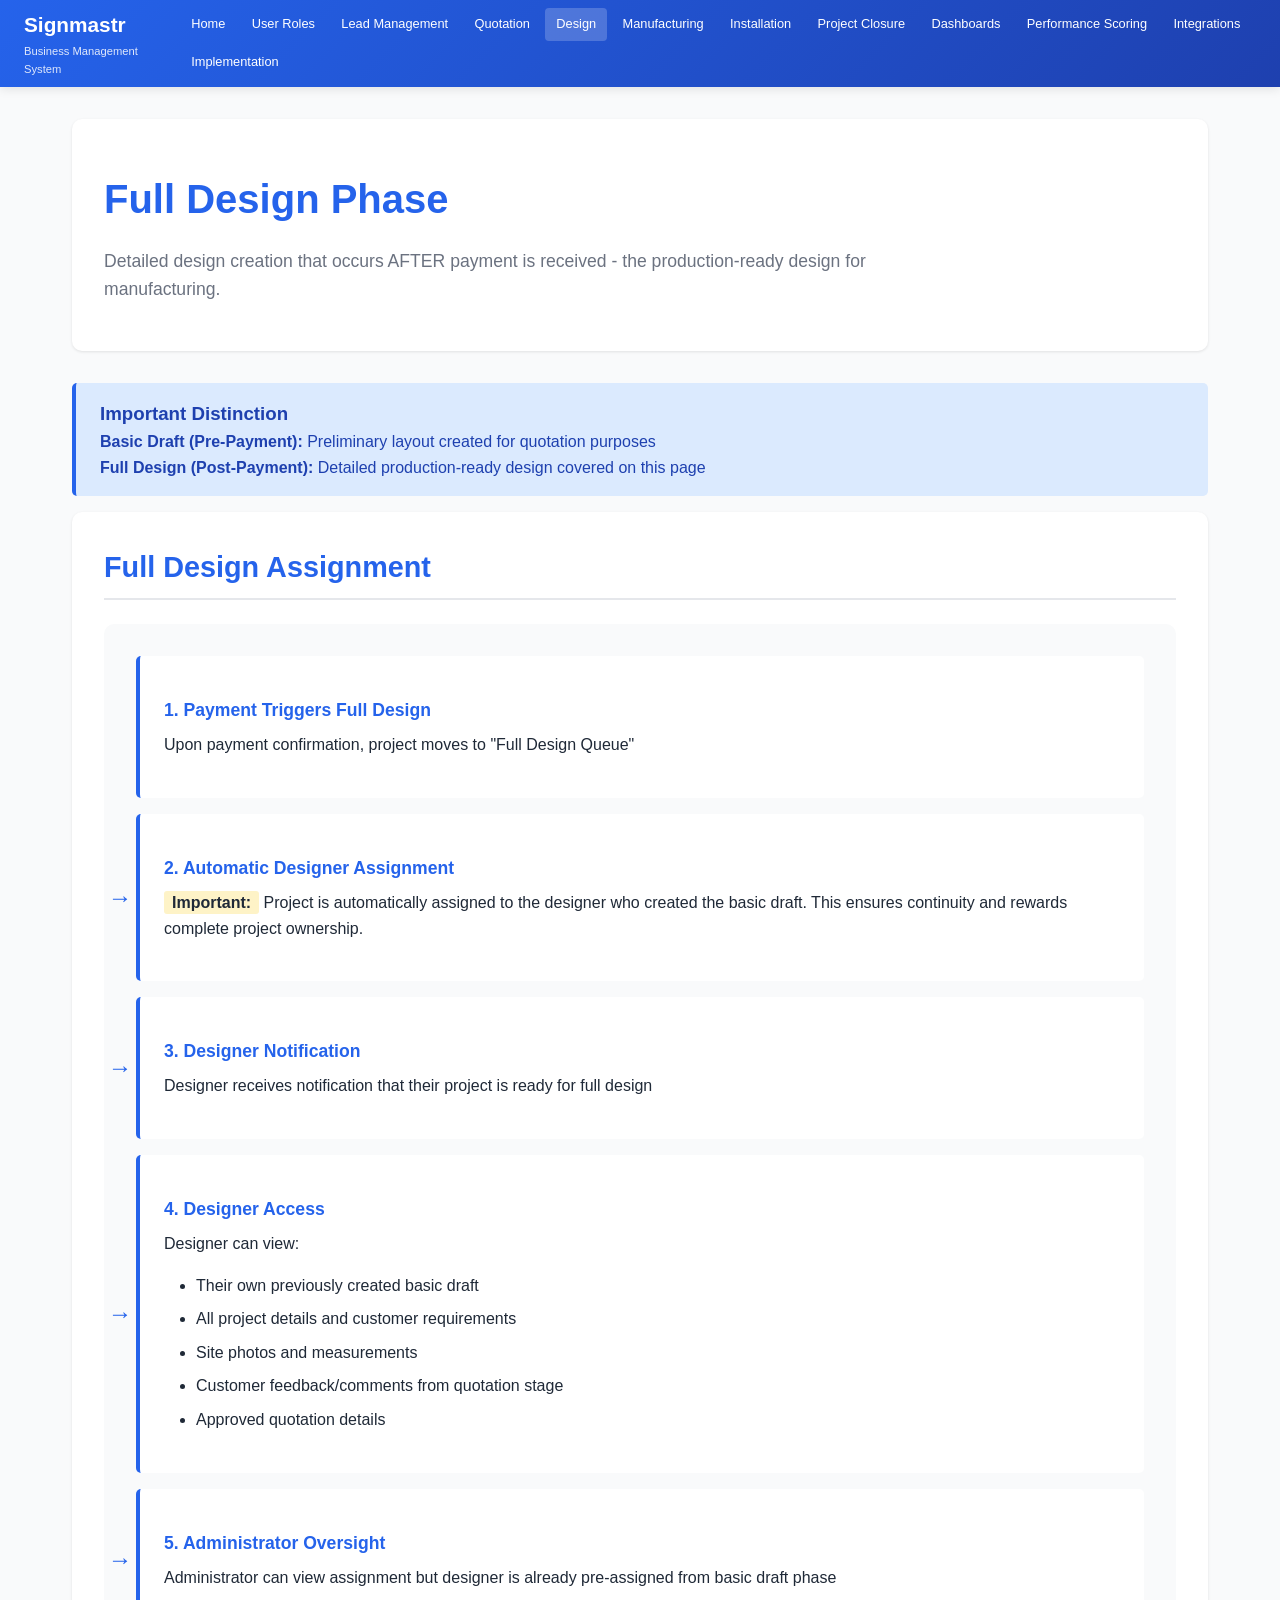
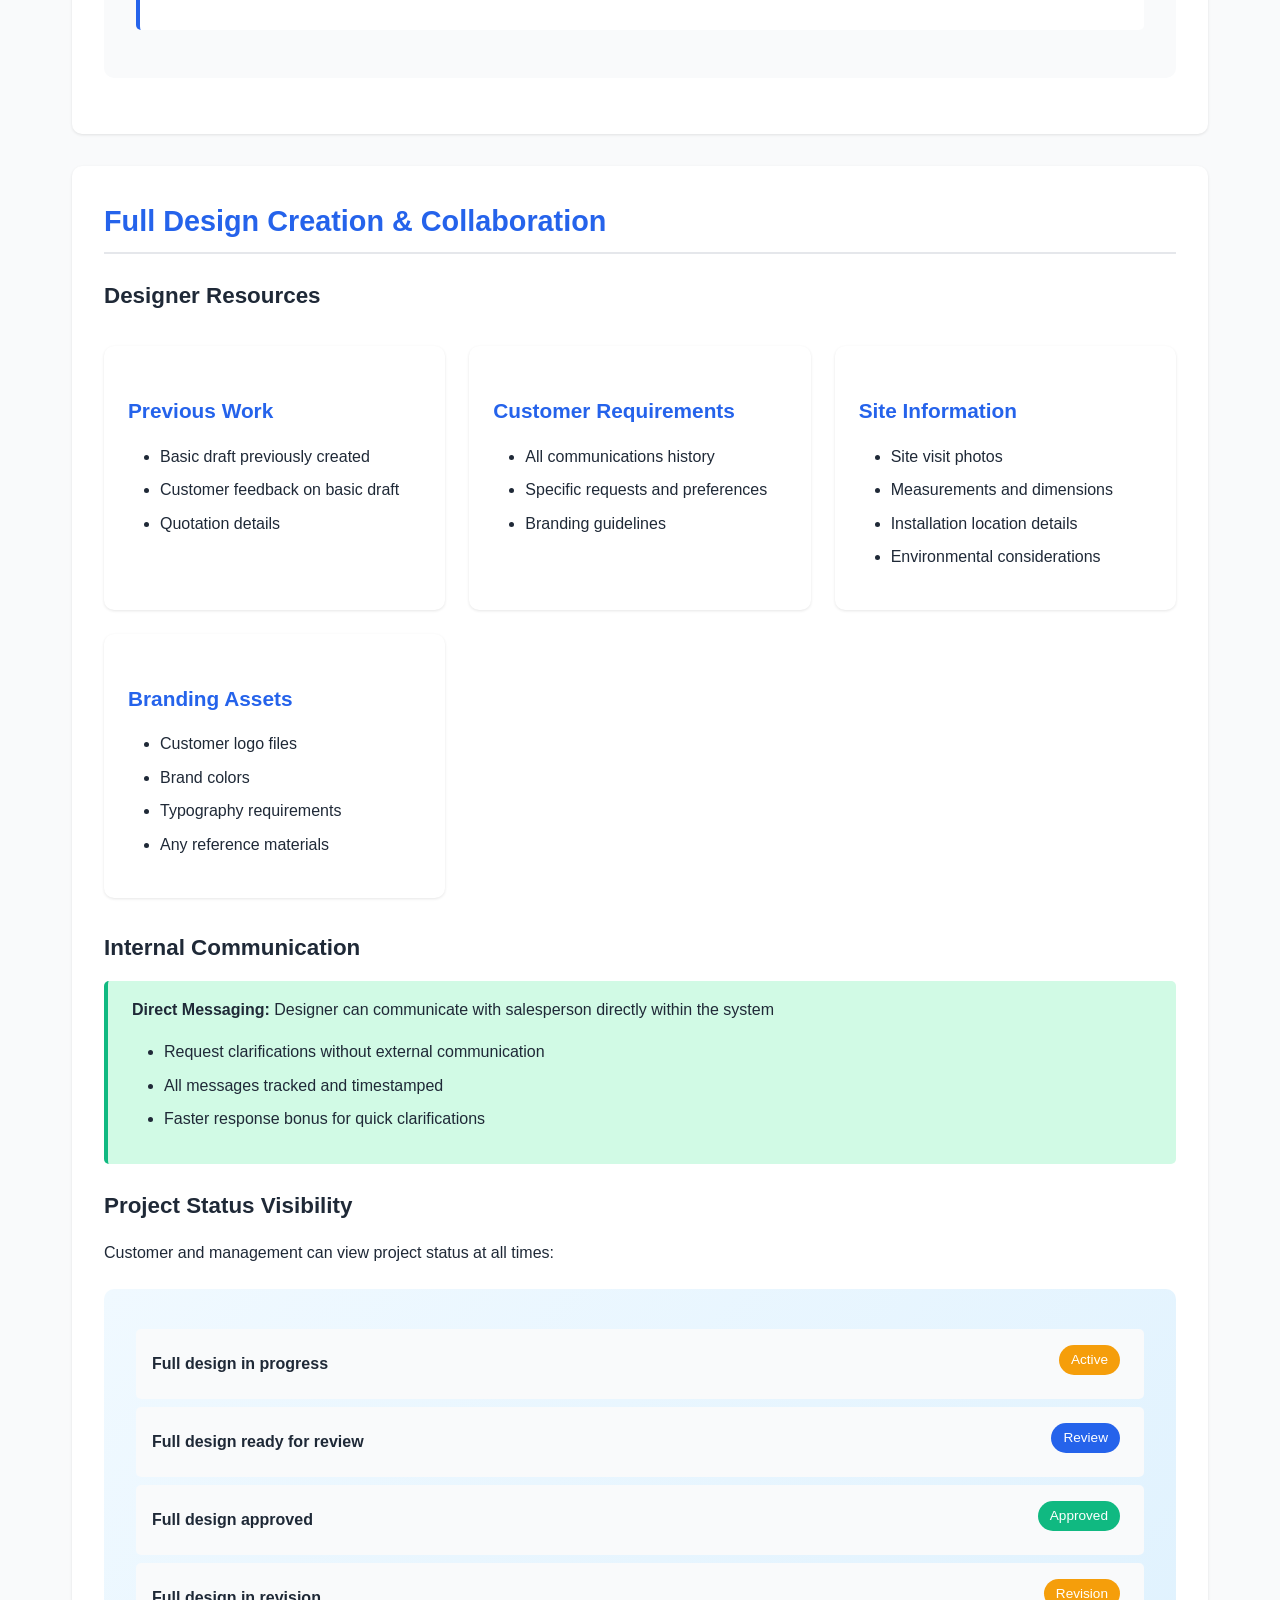
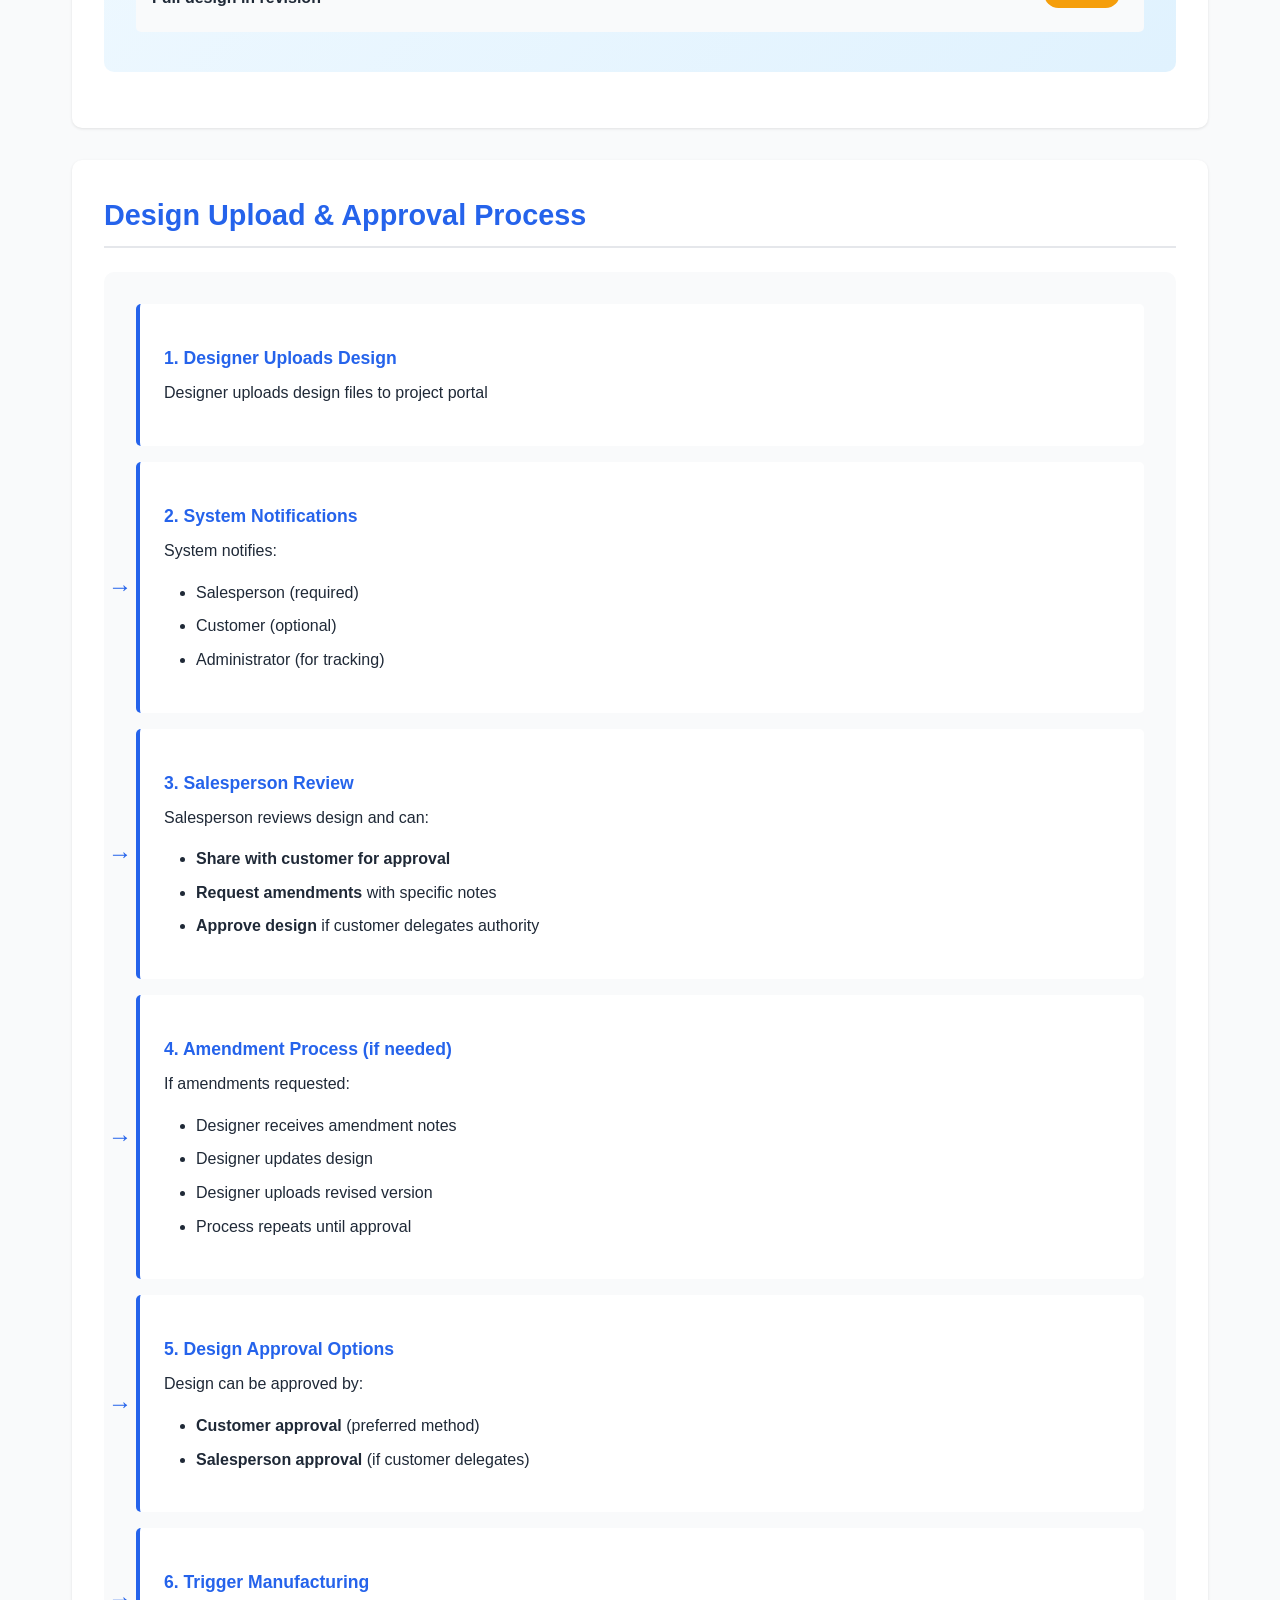
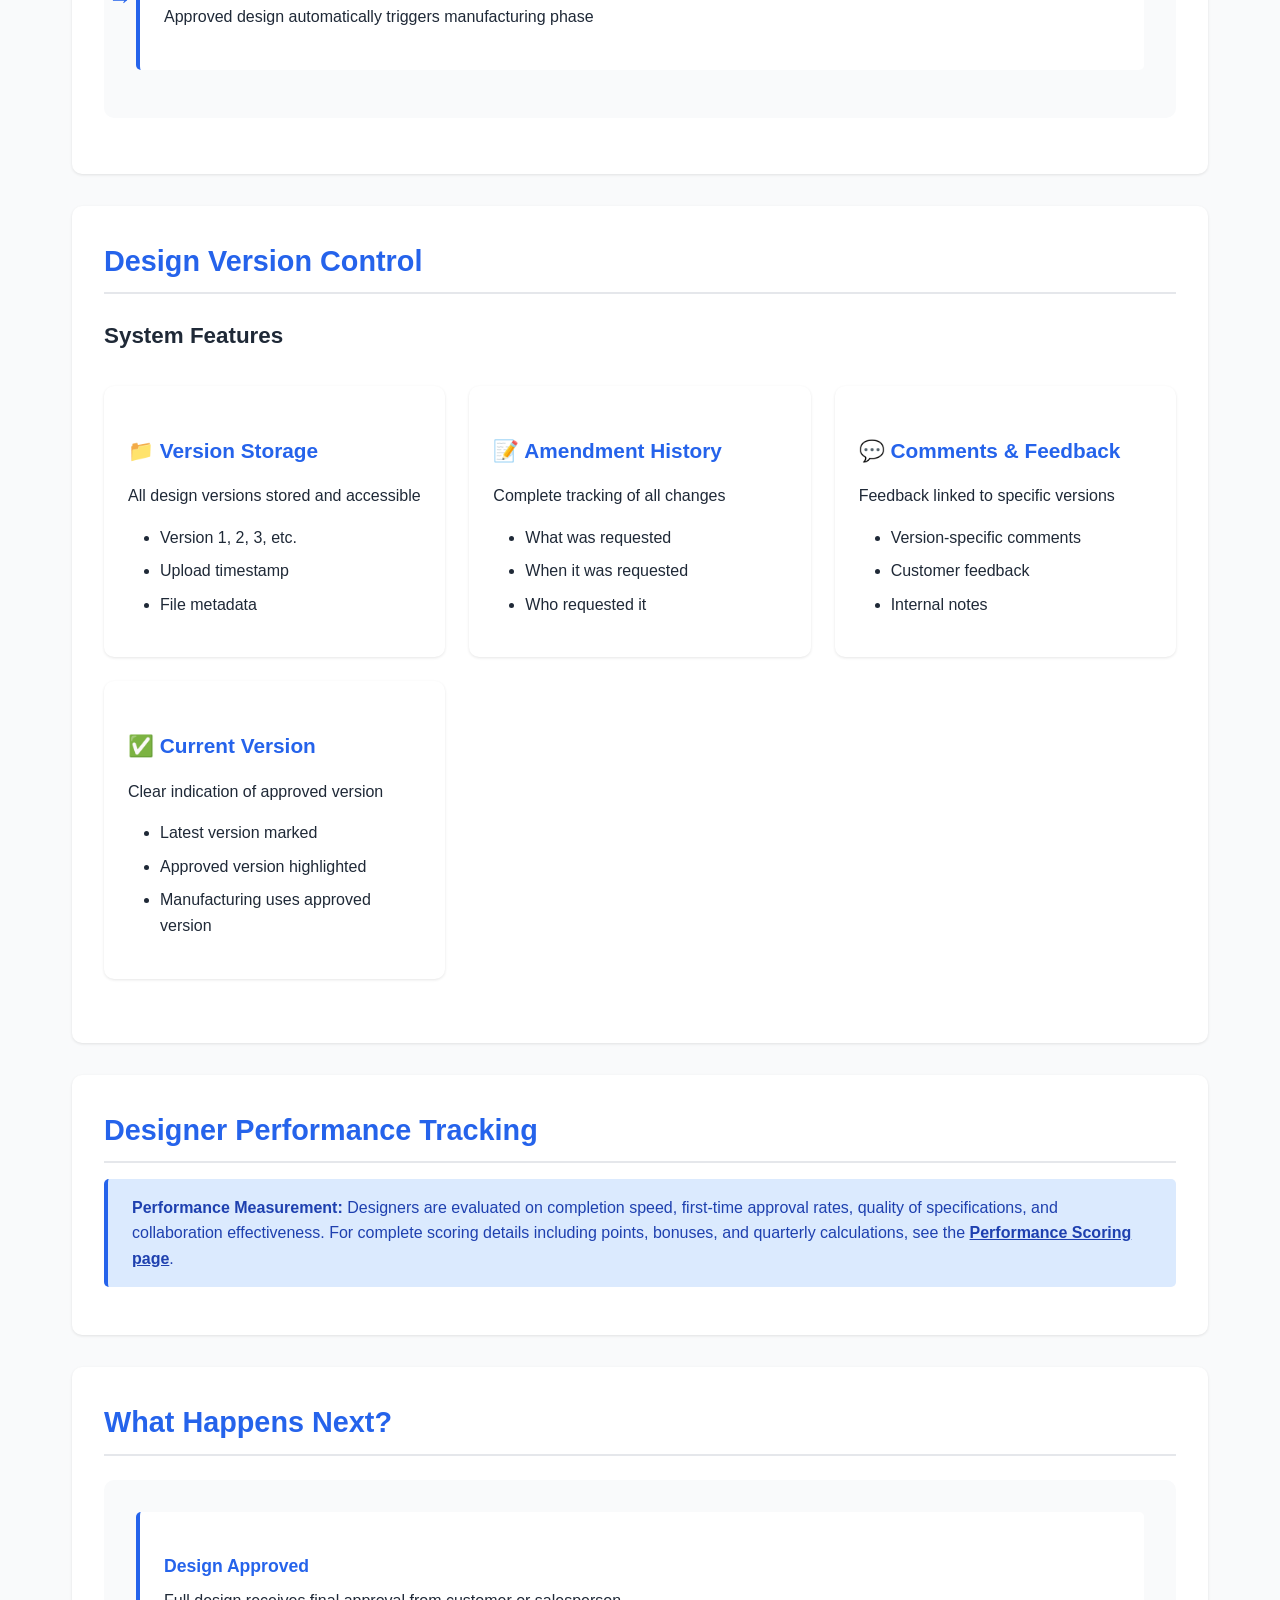
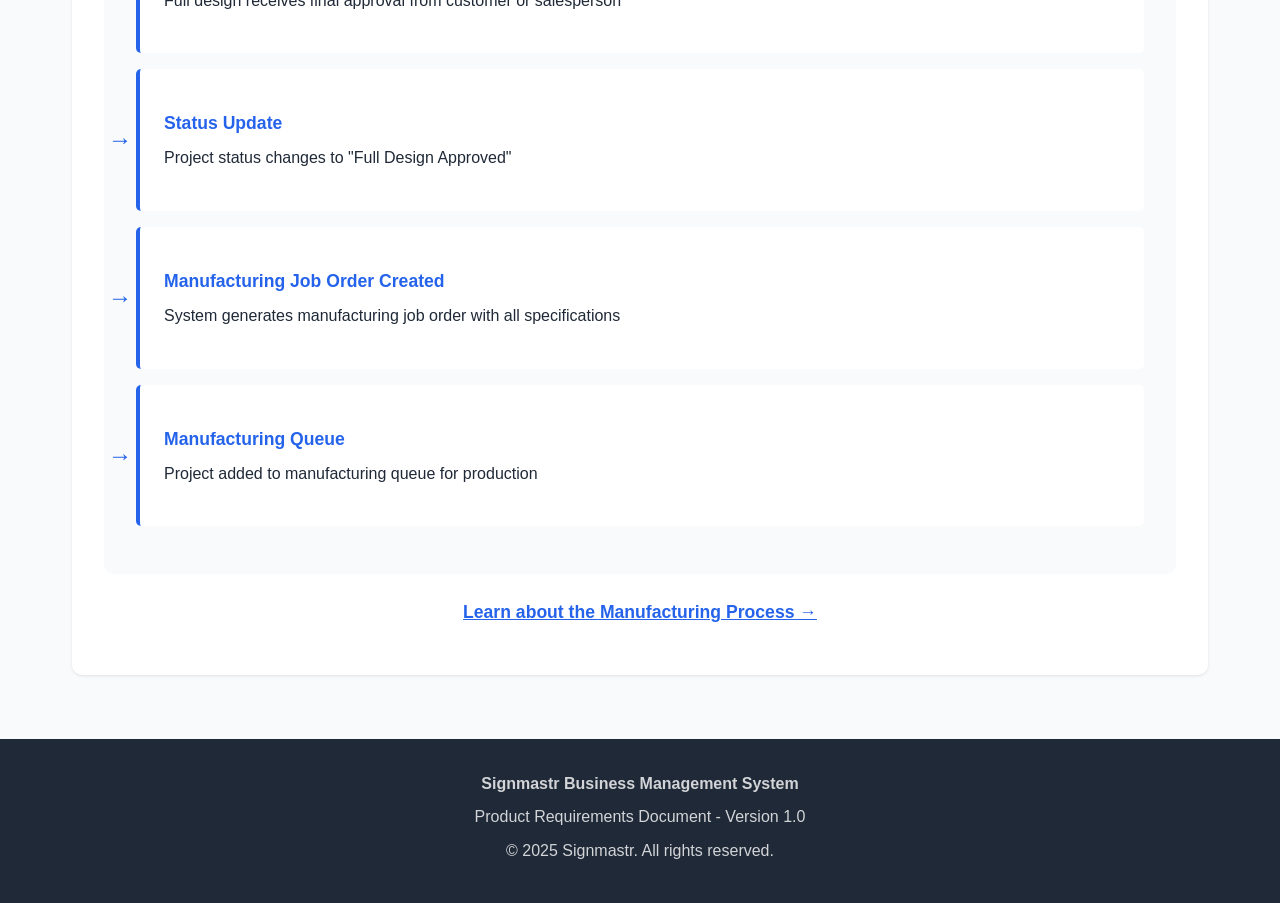
<file: design-phase.html>
<!DOCTYPE html>
<html lang="en">
<head>
    <meta charset="UTF-8">
    <meta name="viewport" content="width=device-width, initial-scale=1.0">
    <title>Full Design Phase - Signmastr Business Management System</title>
    <link rel="stylesheet" href="css/style.css">
</head>
<body>
    <header>
        <div class="header-container">
            <div class="logo">
                <h1>Signmastr</h1>
                <p>Business Management System</p>
            </div>
            <button class="menu-toggle" aria-label="Toggle menu">☰</button>
            <nav>
                <ul>
                    <li><a href="index.html">Home</a></li>
                    <li><a href="user-roles.html">User Roles</a></li>
                    <li><a href="lead-management.html">Lead Management</a></li>
                    <li><a href="quotation-process.html">Quotation</a></li>
                    <li><a href="design-phase.html">Design</a></li>
                    <li><a href="manufacturing.html">Manufacturing</a></li>
                    <li><a href="installation.html">Installation</a></li>
                    <li><a href="project-closure.html">Project Closure</a></li>
                    <li><a href="dashboards.html">Dashboards</a></li>
                    <li><a href="performance-scoring.html">Performance Scoring</a></li>
                    <li><a href="integrations.html">Integrations</a></li>
                    <li><a href="implementation.html">Implementation</a></li>
                </ul>
            </nav>
        </div>
    </header>

    <div class="container">
        <div class="page-header">
            <h1>Full Design Phase</h1>
            <p>Detailed design creation that occurs AFTER payment is received - the production-ready design for manufacturing.</p>
        </div>

        <div class="alert alert-info">
            <h3>Important Distinction</h3>
            <p><strong>Basic Draft (Pre-Payment):</strong> Preliminary layout created for quotation purposes</p>
            <p><strong>Full Design (Post-Payment):</strong> Detailed production-ready design covered on this page</p>
        </div>

        <div class="content-section">
            <h2>Full Design Assignment</h2>

            <div class="process-flow">
                <div class="process-step">
                    <h4>1. Payment Triggers Full Design</h4>
                    <p>Upon payment confirmation, project moves to "Full Design Queue"</p>
                </div>

                <div class="process-step">
                    <h4>2. Automatic Designer Assignment</h4>
                    <p><strong class="highlight">Important:</strong> Project is automatically assigned to the designer who created the basic draft. This ensures continuity and rewards complete project ownership.</p>
                </div>

                <div class="process-step">
                    <h4>3. Designer Notification</h4>
                    <p>Designer receives notification that their project is ready for full design</p>
                </div>

                <div class="process-step">
                    <h4>4. Designer Access</h4>
                    <p>Designer can view:</p>
                    <ul>
                        <li>Their own previously created basic draft</li>
                        <li>All project details and customer requirements</li>
                        <li>Site photos and measurements</li>
                        <li>Customer feedback/comments from quotation stage</li>
                        <li>Approved quotation details</li>
                    </ul>
                </div>

                <div class="process-step">
                    <h4>5. Administrator Oversight</h4>
                    <p>Administrator can view assignment but designer is already pre-assigned from basic draft phase</p>
                </div>
            </div>
        </div>

        <div class="content-section">
            <h2>Full Design Creation & Collaboration</h2>

            <h3>Designer Resources</h3>
            <div class="cards-grid">
                <div class="card">
                    <h3>Previous Work</h3>
                    <ul>
                        <li>Basic draft previously created</li>
                        <li>Customer feedback on basic draft</li>
                        <li>Quotation details</li>
                    </ul>
                </div>

                <div class="card">
                    <h3>Customer Requirements</h3>
                    <ul>
                        <li>All communications history</li>
                        <li>Specific requests and preferences</li>
                        <li>Branding guidelines</li>
                    </ul>
                </div>

                <div class="card">
                    <h3>Site Information</h3>
                    <ul>
                        <li>Site visit photos</li>
                        <li>Measurements and dimensions</li>
                        <li>Installation location details</li>
                        <li>Environmental considerations</li>
                    </ul>
                </div>

                <div class="card">
                    <h3>Branding Assets</h3>
                    <ul>
                        <li>Customer logo files</li>
                        <li>Brand colors</li>
                        <li>Typography requirements</li>
                        <li>Any reference materials</li>
                    </ul>
                </div>
            </div>

            <h3 class="mt-3">Internal Communication</h3>
            <div class="alert alert-success">
                <p><strong>Direct Messaging:</strong> Designer can communicate with salesperson directly within the system</p>
                <ul class="mt-1">
                    <li>Request clarifications without external communication</li>
                    <li>All messages tracked and timestamped</li>
                    <li>Faster response bonus for quick clarifications</li>
                </ul>
            </div>

            <h3 class="mt-3">Project Status Visibility</h3>
            <p>Customer and management can view project status at all times:</p>
            <div class="scoring-breakdown">
                <div class="bonus-tier">
                    <span class="tier-name">Full design in progress</span>
                    <span class="badge badge-warning">Active</span>
                </div>

                <div class="bonus-tier">
                    <span class="tier-name">Full design ready for review</span>
                    <span class="badge badge-primary">Review</span>
                </div>

                <div class="bonus-tier">
                    <span class="tier-name">Full design approved</span>
                    <span class="badge badge-success">Approved</span>
                </div>

                <div class="bonus-tier">
                    <span class="tier-name">Full design in revision</span>
                    <span class="badge badge-warning">Revision</span>
                </div>
            </div>
        </div>

        <div class="content-section">
            <h2>Design Upload & Approval Process</h2>

            <div class="process-flow">
                <div class="process-step">
                    <h4>1. Designer Uploads Design</h4>
                    <p>Designer uploads design files to project portal</p>
                </div>

                <div class="process-step">
                    <h4>2. System Notifications</h4>
                    <p>System notifies:</p>
                    <ul>
                        <li>Salesperson (required)</li>
                        <li>Customer (optional)</li>
                        <li>Administrator (for tracking)</li>
                    </ul>
                </div>

                <div class="process-step">
                    <h4>3. Salesperson Review</h4>
                    <p>Salesperson reviews design and can:</p>
                    <ul>
                        <li><strong>Share with customer for approval</strong></li>
                        <li><strong>Request amendments</strong> with specific notes</li>
                        <li><strong>Approve design</strong> if customer delegates authority</li>
                    </ul>
                </div>

                <div class="process-step">
                    <h4>4. Amendment Process (if needed)</h4>
                    <p>If amendments requested:</p>
                    <ul>
                        <li>Designer receives amendment notes</li>
                        <li>Designer updates design</li>
                        <li>Designer uploads revised version</li>
                        <li>Process repeats until approval</li>
                    </ul>
                </div>

                <div class="process-step">
                    <h4>5. Design Approval Options</h4>
                    <p>Design can be approved by:</p>
                    <ul>
                        <li><strong>Customer approval</strong> (preferred method)</li>
                        <li><strong>Salesperson approval</strong> (if customer delegates)</li>
                    </ul>
                </div>

                <div class="process-step">
                    <h4>6. Trigger Manufacturing</h4>
                    <p>Approved design automatically triggers manufacturing phase</p>
                </div>
            </div>
        </div>

        <div class="content-section">
            <h2>Design Version Control</h2>

            <h3>System Features</h3>
            <div class="cards-grid">
                <div class="card">
                    <h3>📁 Version Storage</h3>
                    <p>All design versions stored and accessible</p>
                    <ul class="mt-2">
                        <li>Version 1, 2, 3, etc.</li>
                        <li>Upload timestamp</li>
                        <li>File metadata</li>
                    </ul>
                </div>

                <div class="card">
                    <h3>📝 Amendment History</h3>
                    <p>Complete tracking of all changes</p>
                    <ul class="mt-2">
                        <li>What was requested</li>
                        <li>When it was requested</li>
                        <li>Who requested it</li>
                    </ul>
                </div>

                <div class="card">
                    <h3>💬 Comments & Feedback</h3>
                    <p>Feedback linked to specific versions</p>
                    <ul class="mt-2">
                        <li>Version-specific comments</li>
                        <li>Customer feedback</li>
                        <li>Internal notes</li>
                    </ul>
                </div>

                <div class="card">
                    <h3>✅ Current Version</h3>
                    <p>Clear indication of approved version</p>
                    <ul class="mt-2">
                        <li>Latest version marked</li>
                        <li>Approved version highlighted</li>
                        <li>Manufacturing uses approved version</li>
                    </ul>
                </div>
            </div>
        </div>

        <div class="content-section">
            <h2>Designer Performance Tracking</h2>

            <div class="alert alert-info">
                <strong>Performance Measurement:</strong> Designers are evaluated on completion speed, first-time approval rates, quality of specifications, and collaboration effectiveness. For complete scoring details including points, bonuses, and quarterly calculations, see the <a href="performance-scoring.html" style="color: var(--secondary-color); font-weight: 600;">Performance Scoring page</a>.
            </div>
        </div>

        <div class="content-section">
            <h2>What Happens Next?</h2>

            <div class="process-flow">
                <div class="process-step">
                    <h4>Design Approved</h4>
                    <p>Full design receives final approval from customer or salesperson</p>
                </div>

                <div class="process-step">
                    <h4>Status Update</h4>
                    <p>Project status changes to "Full Design Approved"</p>
                </div>

                <div class="process-step">
                    <h4>Manufacturing Job Order Created</h4>
                    <p>System generates manufacturing job order with all specifications</p>
                </div>

                <div class="process-step">
                    <h4>Manufacturing Queue</h4>
                    <p>Project added to manufacturing queue for production</p>
                </div>
            </div>

            <p class="text-center mt-3">
                <a href="manufacturing.html" style="color: var(--primary-color); font-weight: 600; font-size: 1.1rem;">
                    Learn about the Manufacturing Process →
                </a>
            </p>
        </div>
    </div>

    <footer>
        <div class="footer-container">
            <p><strong>Signmastr Business Management System</strong></p>
            <p>Product Requirements Document - Version 1.0</p>
            <p>© 2025 Signmastr. All rights reserved.</p>
        </div>
    </footer>

    <script src="js/main.js"></script>
</body>
</html>
</file>
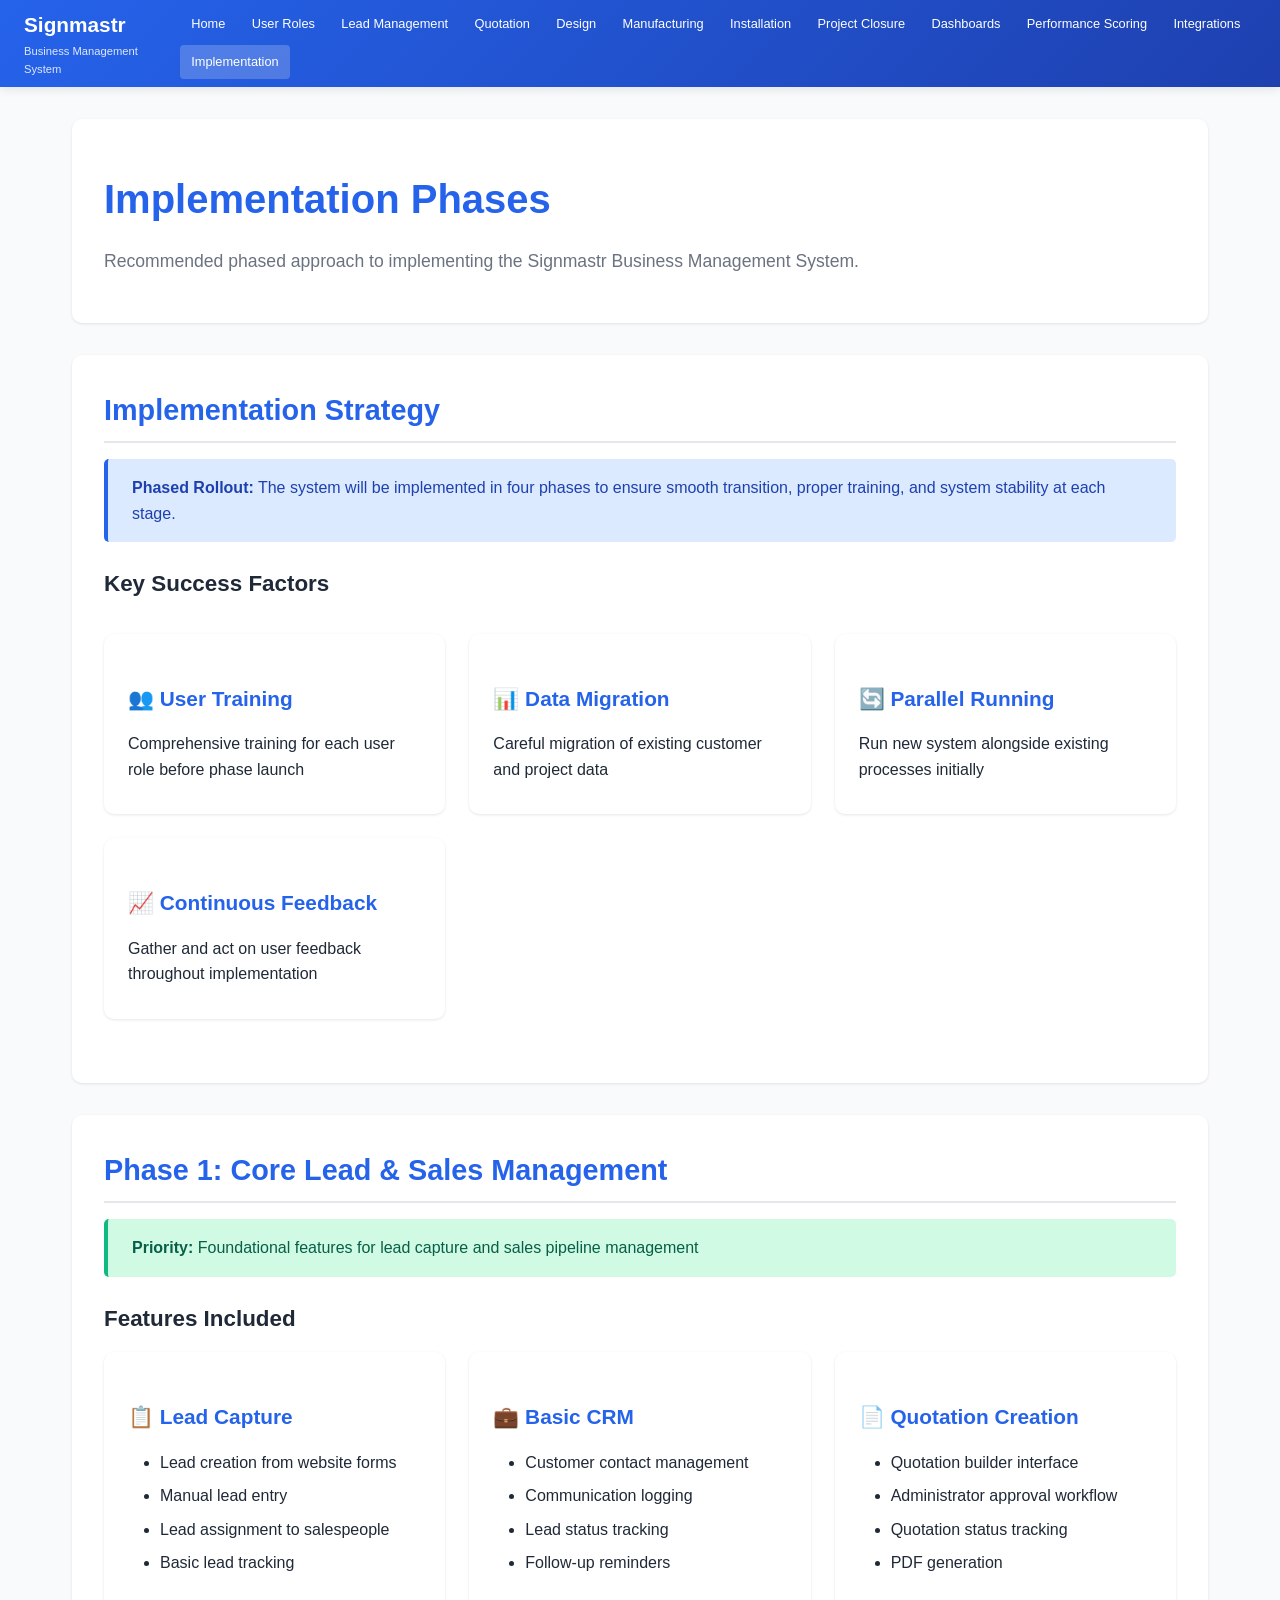
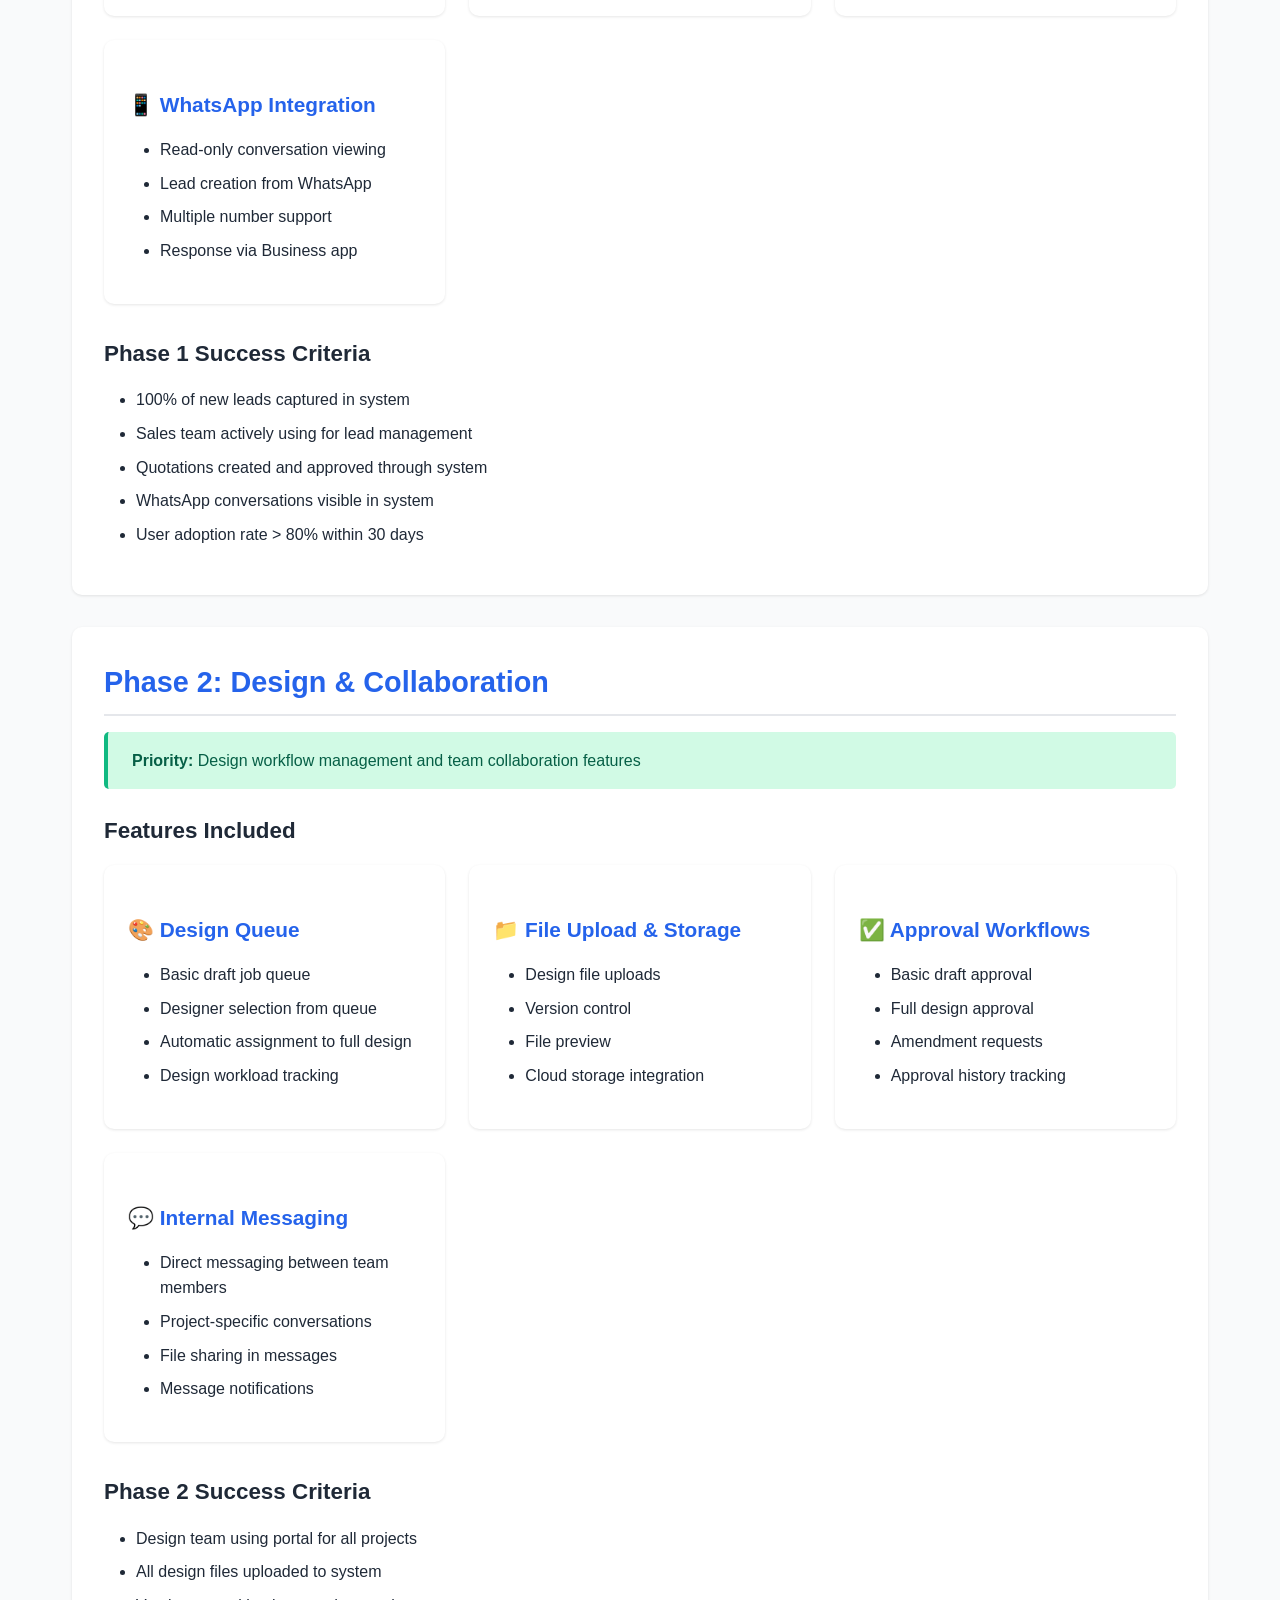
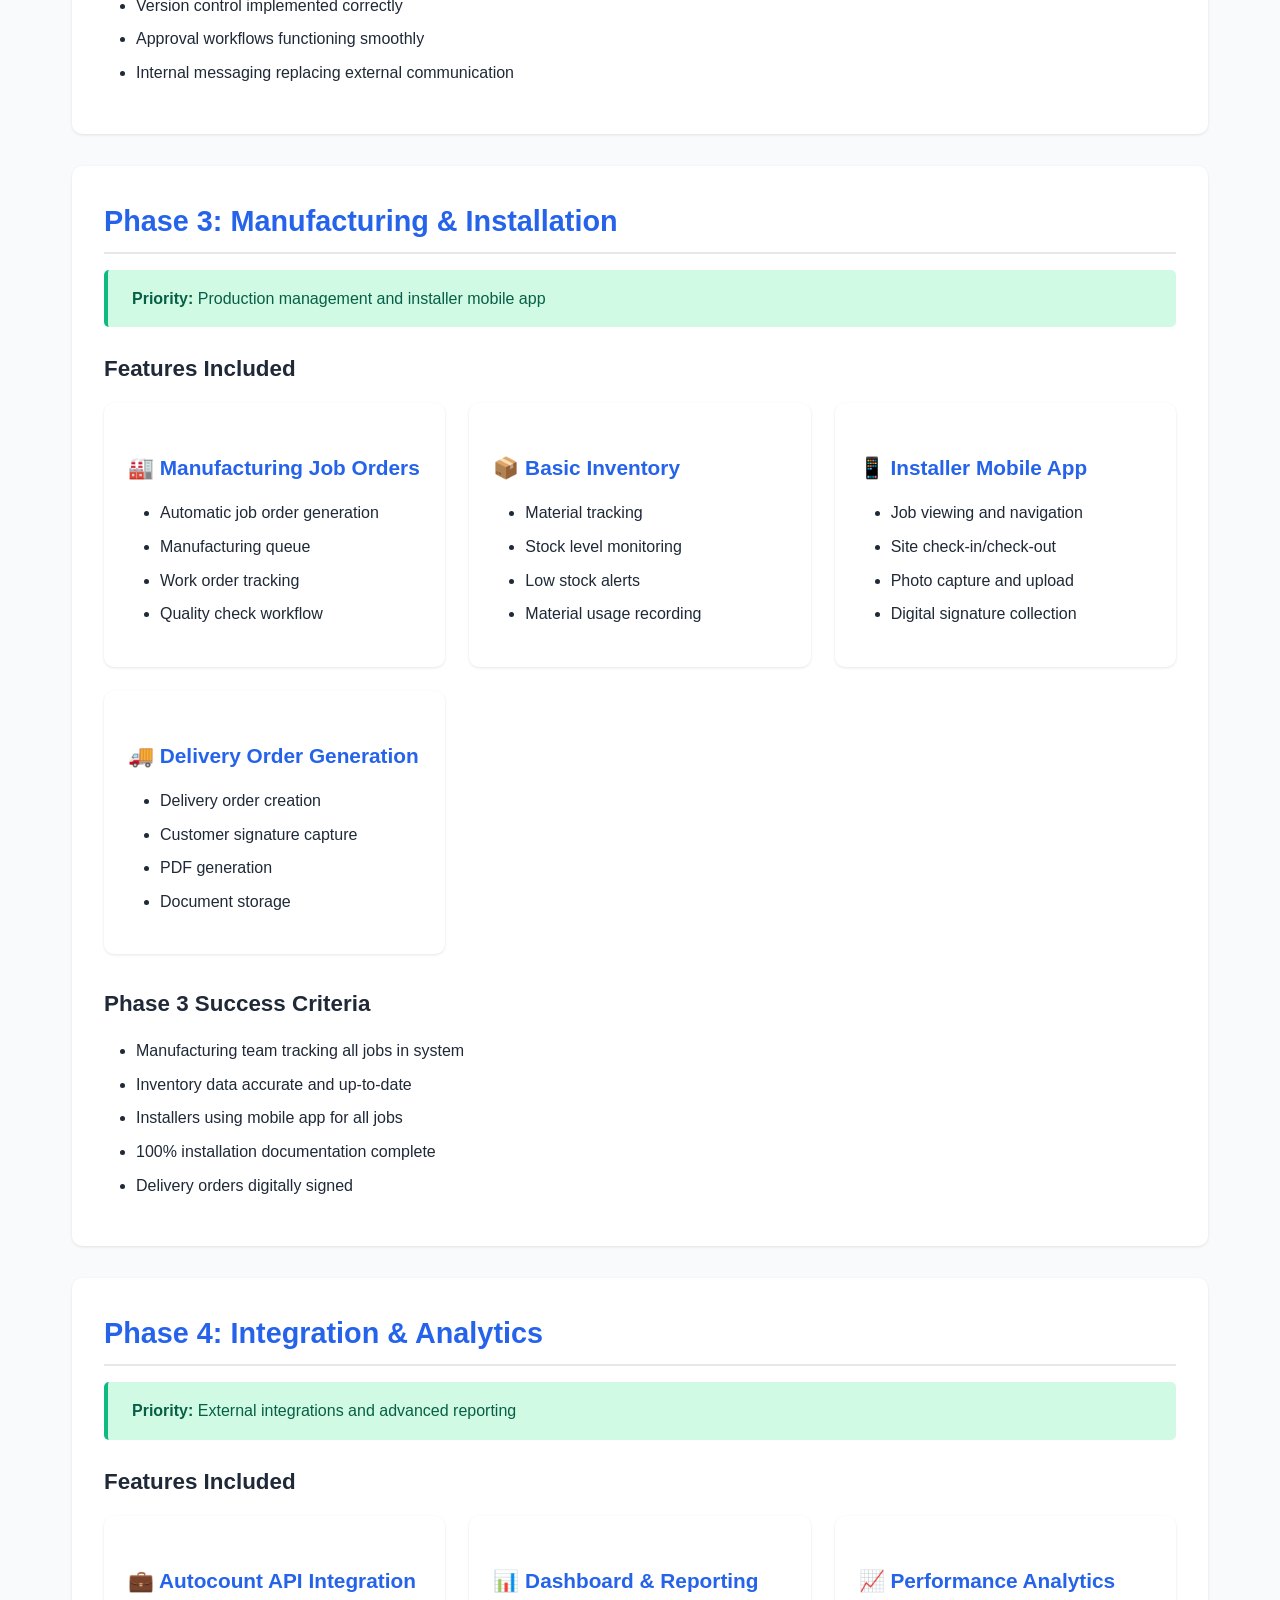
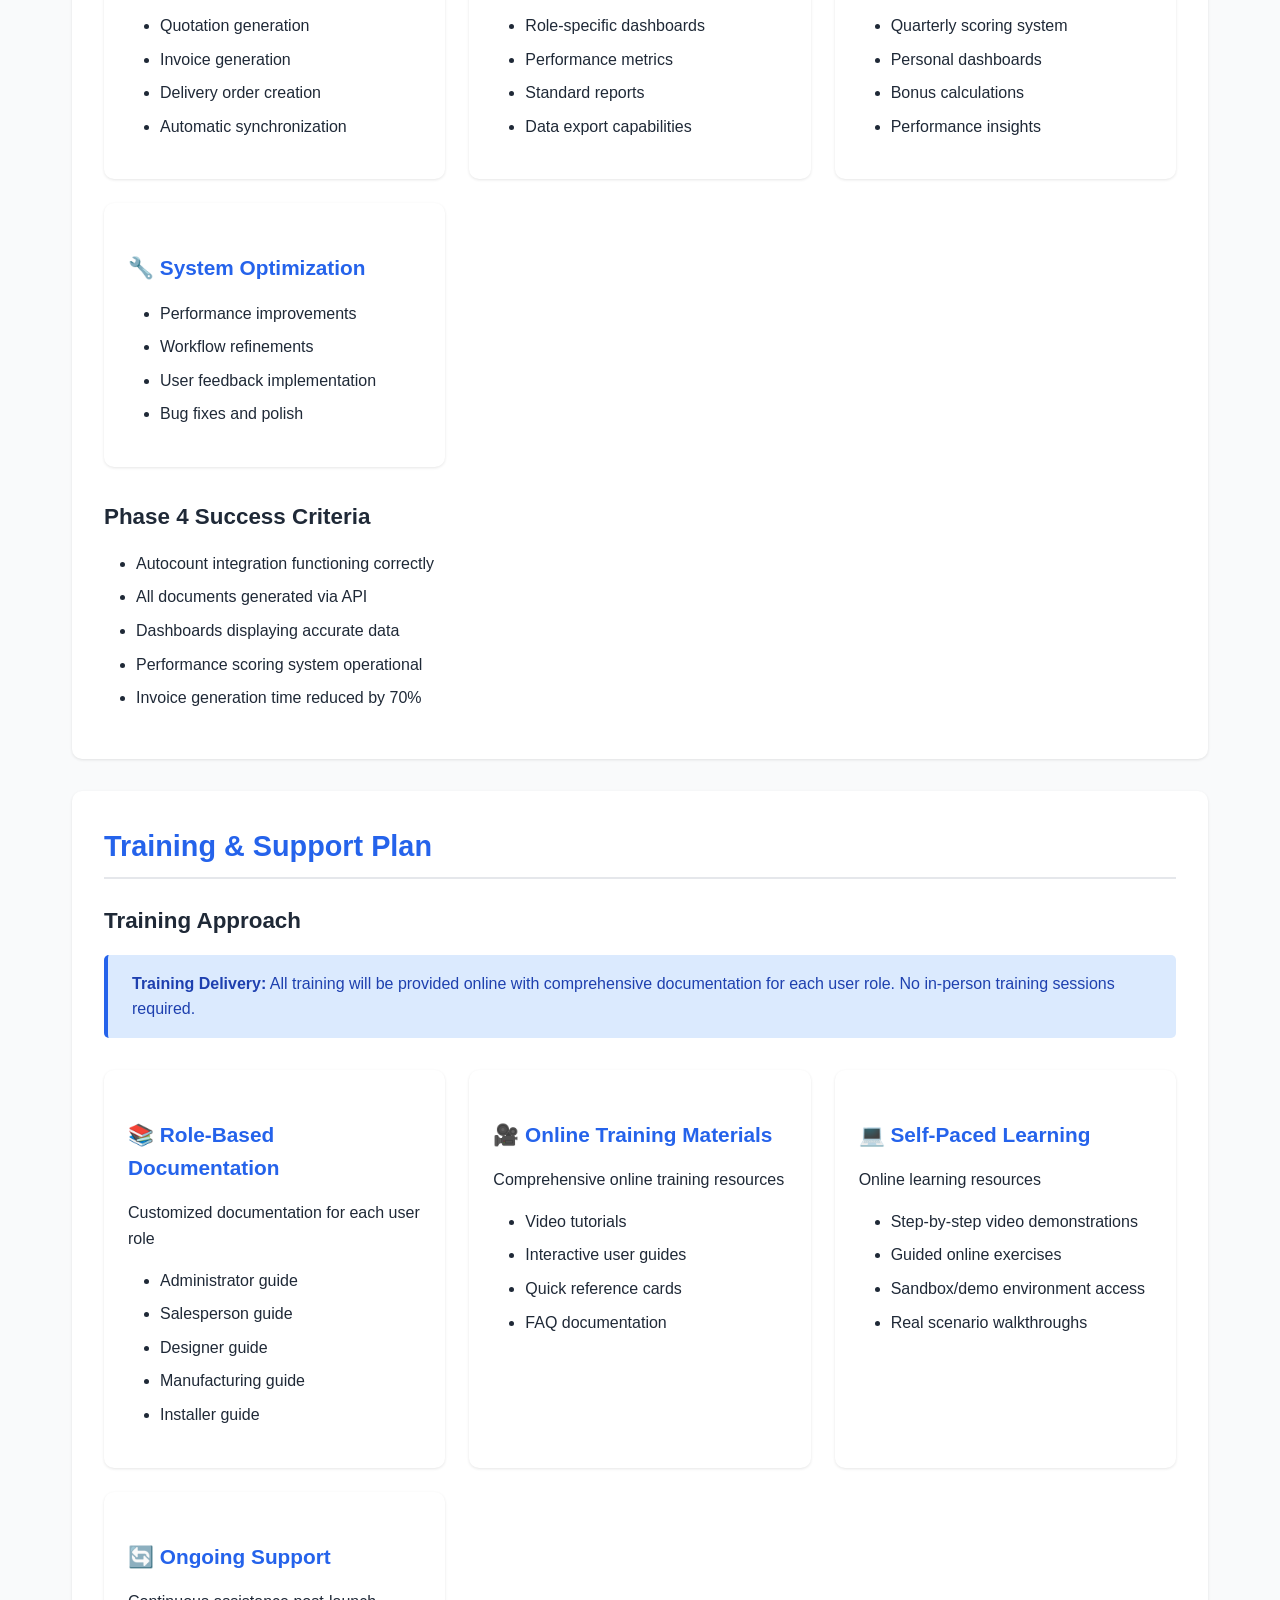
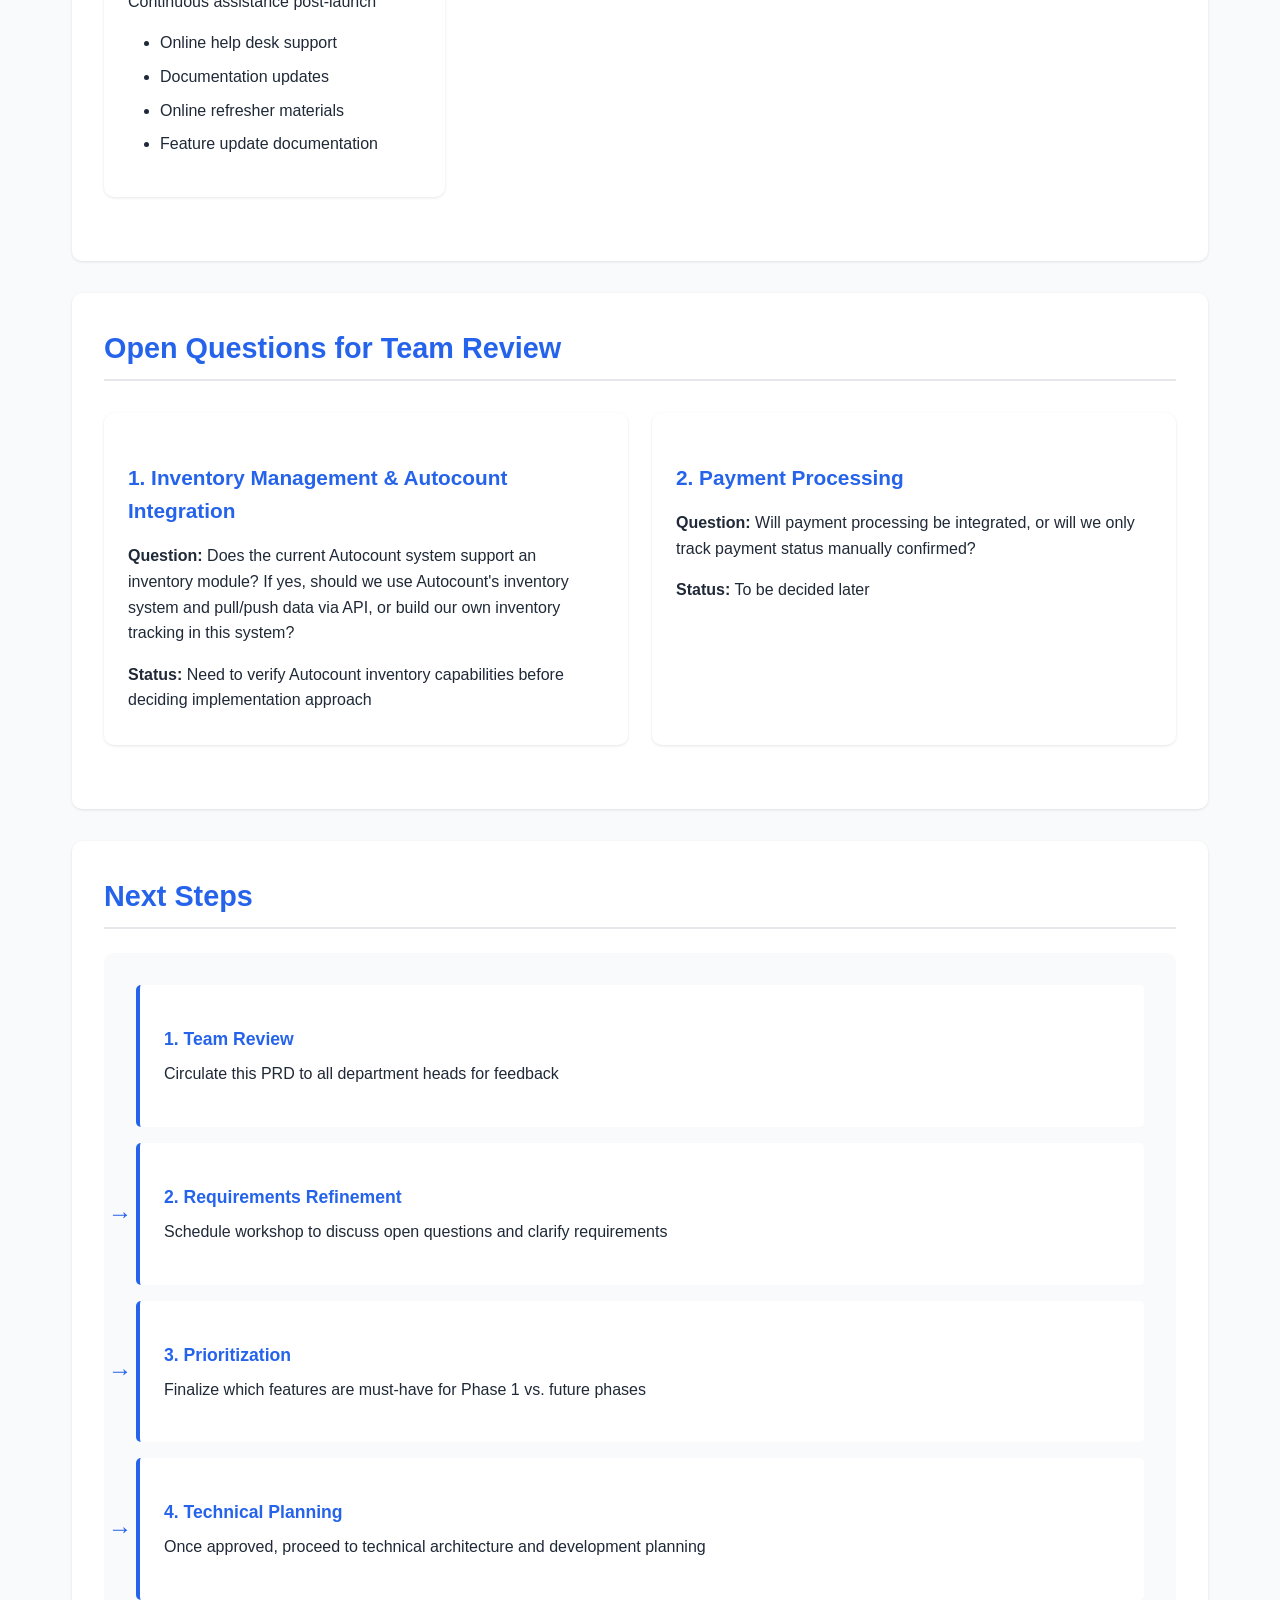
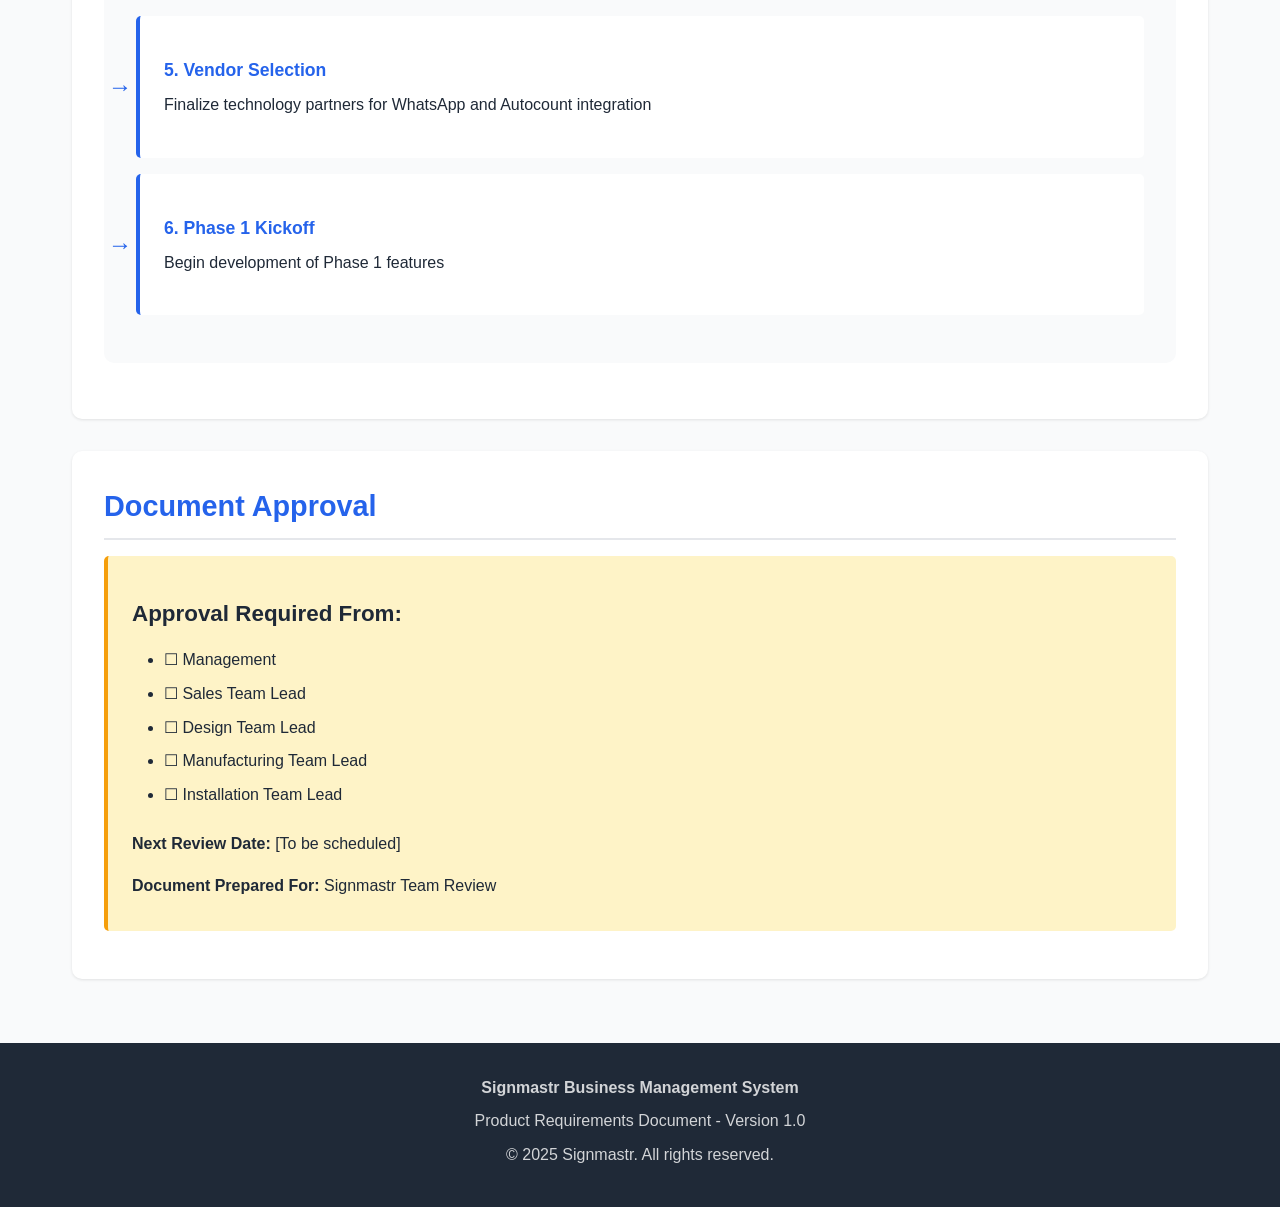
<file: implementation.html>
<!DOCTYPE html>
<html lang="en">
<head>
    <meta charset="UTF-8">
    <meta name="viewport" content="width=device-width, initial-scale=1.0">
    <title>Implementation Phases - Signmastr Business Management System</title>
    <link rel="stylesheet" href="css/style.css">
</head>
<body>
    <header>
        <div class="header-container">
            <div class="logo">
                <h1>Signmastr</h1>
                <p>Business Management System</p>
            </div>
            <button class="menu-toggle" aria-label="Toggle menu">☰</button>
            <nav>
                <ul>
                    <li><a href="index.html">Home</a></li>
                    <li><a href="user-roles.html">User Roles</a></li>
                    <li><a href="lead-management.html">Lead Management</a></li>
                    <li><a href="quotation-process.html">Quotation</a></li>
                    <li><a href="design-phase.html">Design</a></li>
                    <li><a href="manufacturing.html">Manufacturing</a></li>
                    <li><a href="installation.html">Installation</a></li>
                    <li><a href="project-closure.html">Project Closure</a></li>
                    <li><a href="dashboards.html">Dashboards</a></li>
                    <li><a href="performance-scoring.html">Performance Scoring</a></li>
                    <li><a href="integrations.html">Integrations</a></li>
                    <li><a href="implementation.html">Implementation</a></li>
                </ul>
            </nav>
        </div>
    </header>

    <div class="container">
        <div class="page-header">
            <h1>Implementation Phases</h1>
            <p>Recommended phased approach to implementing the Signmastr Business Management System.</p>
        </div>

        <div class="content-section">
            <h2>Implementation Strategy</h2>

            <div class="alert alert-info">
                <strong>Phased Rollout:</strong> The system will be implemented in four phases to ensure smooth transition, proper training, and system stability at each stage.
            </div>

            <h3 class="mt-3">Key Success Factors</h3>
            <div class="cards-grid">
                <div class="card">
                    <h3>👥 User Training</h3>
                    <p>Comprehensive training for each user role before phase launch</p>
                </div>

                <div class="card">
                    <h3>📊 Data Migration</h3>
                    <p>Careful migration of existing customer and project data</p>
                </div>

                <div class="card">
                    <h3>🔄 Parallel Running</h3>
                    <p>Run new system alongside existing processes initially</p>
                </div>

                <div class="card">
                    <h3>📈 Continuous Feedback</h3>
                    <p>Gather and act on user feedback throughout implementation</p>
                </div>
            </div>
        </div>

        <div class="content-section">
            <h2>Phase 1: Core Lead & Sales Management</h2>

            <div class="alert alert-success">
                <strong>Priority:</strong> Foundational features for lead capture and sales pipeline management
            </div>

            <h3>Features Included</h3>
            <div class="cards-grid mt-2">
                <div class="card">
                    <h3>📋 Lead Capture</h3>
                    <ul>
                        <li>Lead creation from website forms</li>
                        <li>Manual lead entry</li>
                        <li>Lead assignment to salespeople</li>
                        <li>Basic lead tracking</li>
                    </ul>
                </div>

                <div class="card">
                    <h3>💼 Basic CRM</h3>
                    <ul>
                        <li>Customer contact management</li>
                        <li>Communication logging</li>
                        <li>Lead status tracking</li>
                        <li>Follow-up reminders</li>
                    </ul>
                </div>

                <div class="card">
                    <h3>📄 Quotation Creation</h3>
                    <ul>
                        <li>Quotation builder interface</li>
                        <li>Administrator approval workflow</li>
                        <li>Quotation status tracking</li>
                        <li>PDF generation</li>
                    </ul>
                </div>

                <div class="card">
                    <h3>📱 WhatsApp Integration</h3>
                    <ul>
                        <li>Read-only conversation viewing</li>
                        <li>Lead creation from WhatsApp</li>
                        <li>Multiple number support</li>
                        <li>Response via Business app</li>
                    </ul>
                </div>
            </div>

            <h3 class="mt-3">Phase 1 Success Criteria</h3>
            <ul>
                <li>100% of new leads captured in system</li>
                <li>Sales team actively using for lead management</li>
                <li>Quotations created and approved through system</li>
                <li>WhatsApp conversations visible in system</li>
                <li>User adoption rate &gt; 80% within 30 days</li>
            </ul>

        </div>

        <div class="content-section">
            <h2>Phase 2: Design & Collaboration</h2>

            <div class="alert alert-success">
                <strong>Priority:</strong> Design workflow management and team collaboration features
            </div>

            <h3>Features Included</h3>
            <div class="cards-grid mt-2">
                <div class="card">
                    <h3>🎨 Design Queue</h3>
                    <ul>
                        <li>Basic draft job queue</li>
                        <li>Designer selection from queue</li>
                        <li>Automatic assignment to full design</li>
                        <li>Design workload tracking</li>
                    </ul>
                </div>

                <div class="card">
                    <h3>📁 File Upload & Storage</h3>
                    <ul>
                        <li>Design file uploads</li>
                        <li>Version control</li>
                        <li>File preview</li>
                        <li>Cloud storage integration</li>
                    </ul>
                </div>

                <div class="card">
                    <h3>✅ Approval Workflows</h3>
                    <ul>
                        <li>Basic draft approval</li>
                        <li>Full design approval</li>
                        <li>Amendment requests</li>
                        <li>Approval history tracking</li>
                    </ul>
                </div>

                <div class="card">
                    <h3>💬 Internal Messaging</h3>
                    <ul>
                        <li>Direct messaging between team members</li>
                        <li>Project-specific conversations</li>
                        <li>File sharing in messages</li>
                        <li>Message notifications</li>
                    </ul>
                </div>
            </div>

            <h3 class="mt-3">Phase 2 Success Criteria</h3>
            <ul>
                <li>Design team using portal for all projects</li>
                <li>All design files uploaded to system</li>
                <li>Version control implemented correctly</li>
                <li>Approval workflows functioning smoothly</li>
                <li>Internal messaging replacing external communication</li>
            </ul>

        </div>

        <div class="content-section">
            <h2>Phase 3: Manufacturing & Installation</h2>

            <div class="alert alert-success">
                <strong>Priority:</strong> Production management and installer mobile app
            </div>

            <h3>Features Included</h3>
            <div class="cards-grid mt-2">
                <div class="card">
                    <h3>🏭 Manufacturing Job Orders</h3>
                    <ul>
                        <li>Automatic job order generation</li>
                        <li>Manufacturing queue</li>
                        <li>Work order tracking</li>
                        <li>Quality check workflow</li>
                    </ul>
                </div>

                <div class="card">
                    <h3>📦 Basic Inventory</h3>
                    <ul>
                        <li>Material tracking</li>
                        <li>Stock level monitoring</li>
                        <li>Low stock alerts</li>
                        <li>Material usage recording</li>
                    </ul>
                </div>

                <div class="card">
                    <h3>📱 Installer Mobile App</h3>
                    <ul>
                        <li>Job viewing and navigation</li>
                        <li>Site check-in/check-out</li>
                        <li>Photo capture and upload</li>
                        <li>Digital signature collection</li>
                    </ul>
                </div>

                <div class="card">
                    <h3>🚚 Delivery Order Generation</h3>
                    <ul>
                        <li>Delivery order creation</li>
                        <li>Customer signature capture</li>
                        <li>PDF generation</li>
                        <li>Document storage</li>
                    </ul>
                </div>
            </div>

            <h3 class="mt-3">Phase 3 Success Criteria</h3>
            <ul>
                <li>Manufacturing team tracking all jobs in system</li>
                <li>Inventory data accurate and up-to-date</li>
                <li>Installers using mobile app for all jobs</li>
                <li>100% installation documentation complete</li>
                <li>Delivery orders digitally signed</li>
            </ul>

        </div>

        <div class="content-section">
            <h2>Phase 4: Integration & Analytics</h2>

            <div class="alert alert-success">
                <strong>Priority:</strong> External integrations and advanced reporting
            </div>

            <h3>Features Included</h3>
            <div class="cards-grid mt-2">
                <div class="card">
                    <h3>💼 Autocount API Integration</h3>
                    <ul>
                        <li>Quotation generation</li>
                        <li>Invoice generation</li>
                        <li>Delivery order creation</li>
                        <li>Automatic synchronization</li>
                    </ul>
                </div>

                <div class="card">
                    <h3>📊 Dashboard & Reporting</h3>
                    <ul>
                        <li>Role-specific dashboards</li>
                        <li>Performance metrics</li>
                        <li>Standard reports</li>
                        <li>Data export capabilities</li>
                    </ul>
                </div>

                <div class="card">
                    <h3>📈 Performance Analytics</h3>
                    <ul>
                        <li>Quarterly scoring system</li>
                        <li>Personal dashboards</li>
                        <li>Bonus calculations</li>
                        <li>Performance insights</li>
                    </ul>
                </div>

                <div class="card">
                    <h3>🔧 System Optimization</h3>
                    <ul>
                        <li>Performance improvements</li>
                        <li>Workflow refinements</li>
                        <li>User feedback implementation</li>
                        <li>Bug fixes and polish</li>
                    </ul>
                </div>
            </div>

            <h3 class="mt-3">Phase 4 Success Criteria</h3>
            <ul>
                <li>Autocount integration functioning correctly</li>
                <li>All documents generated via API</li>
                <li>Dashboards displaying accurate data</li>
                <li>Performance scoring system operational</li>
                <li>Invoice generation time reduced by 70%</li>
            </ul>

        </div>

        <div class="content-section">
            <h2>Training & Support Plan</h2>

            <h3>Training Approach</h3>
            <div class="alert alert-info mb-2">
                <strong>Training Delivery:</strong> All training will be provided online with comprehensive documentation for each user role. No in-person training sessions required.
            </div>

            <div class="cards-grid">
                <div class="card">
                    <h3>📚 Role-Based Documentation</h3>
                    <p>Customized documentation for each user role</p>
                    <ul class="mt-2">
                        <li>Administrator guide</li>
                        <li>Salesperson guide</li>
                        <li>Designer guide</li>
                        <li>Manufacturing guide</li>
                        <li>Installer guide</li>
                    </ul>
                </div>

                <div class="card">
                    <h3>🎥 Online Training Materials</h3>
                    <p>Comprehensive online training resources</p>
                    <ul class="mt-2">
                        <li>Video tutorials</li>
                        <li>Interactive user guides</li>
                        <li>Quick reference cards</li>
                        <li>FAQ documentation</li>
                    </ul>
                </div>

                <div class="card">
                    <h3>💻 Self-Paced Learning</h3>
                    <p>Online learning resources</p>
                    <ul class="mt-2">
                        <li>Step-by-step video demonstrations</li>
                        <li>Guided online exercises</li>
                        <li>Sandbox/demo environment access</li>
                        <li>Real scenario walkthroughs</li>
                    </ul>
                </div>

                <div class="card">
                    <h3>🔄 Ongoing Support</h3>
                    <p>Continuous assistance post-launch</p>
                    <ul class="mt-2">
                        <li>Online help desk support</li>
                        <li>Documentation updates</li>
                        <li>Online refresher materials</li>
                        <li>Feature update documentation</li>
                    </ul>
                </div>
            </div>
        </div>

        <div class="content-section">
            <h2>Open Questions for Team Review</h2>

            <div class="cards-grid">
                <div class="card">
                    <h3>1. Inventory Management & Autocount Integration</h3>
                    <p><strong>Question:</strong> Does the current Autocount system support an inventory module? If yes, should we use Autocount's inventory system and pull/push data via API, or build our own inventory tracking in this system?</p>
                    <p class="mt-2"><strong>Status:</strong> Need to verify Autocount inventory capabilities before deciding implementation approach</p>
                </div>

                <div class="card">
                    <h3>2. Payment Processing</h3>
                    <p><strong>Question:</strong> Will payment processing be integrated, or will we only track payment status manually confirmed?</p>
                    <p class="mt-2"><strong>Status:</strong> To be decided later</p>
                </div>
            </div>
        </div>

        <div class="content-section">
            <h2>Next Steps</h2>

            <div class="process-flow">
                <div class="process-step">
                    <h4>1. Team Review</h4>
                    <p>Circulate this PRD to all department heads for feedback</p>
                </div>

                <div class="process-step">
                    <h4>2. Requirements Refinement</h4>
                    <p>Schedule workshop to discuss open questions and clarify requirements</p>
                </div>

                <div class="process-step">
                    <h4>3. Prioritization</h4>
                    <p>Finalize which features are must-have for Phase 1 vs. future phases</p>
                </div>

                <div class="process-step">
                    <h4>4. Technical Planning</h4>
                    <p>Once approved, proceed to technical architecture and development planning</p>
                </div>

                <div class="process-step">
                    <h4>5. Vendor Selection</h4>
                    <p>Finalize technology partners for WhatsApp and Autocount integration</p>
                </div>

                <div class="process-step">
                    <h4>6. Phase 1 Kickoff</h4>
                    <p>Begin development of Phase 1 features</p>
                </div>
            </div>
        </div>

        <div class="content-section">
            <h2>Document Approval</h2>

            <div class="alert alert-warning">
                <h3>Approval Required From:</h3>
                <ul class="mt-2">
                    <li>☐ Management</li>
                    <li>☐ Sales Team Lead</li>
                    <li>☐ Design Team Lead</li>
                    <li>☐ Manufacturing Team Lead</li>
                    <li>☐ Installation Team Lead</li>
                </ul>

                <p class="mt-3"><strong>Next Review Date:</strong> [To be scheduled]</p>
                <p><strong>Document Prepared For:</strong> Signmastr Team Review</p>
            </div>
        </div>
    </div>

    <footer>
        <div class="footer-container">
            <p><strong>Signmastr Business Management System</strong></p>
            <p>Product Requirements Document - Version 1.0</p>
            <p>© 2025 Signmastr. All rights reserved.</p>
        </div>
    </footer>

    <script src="js/main.js"></script>
</body>
</html>
</file>
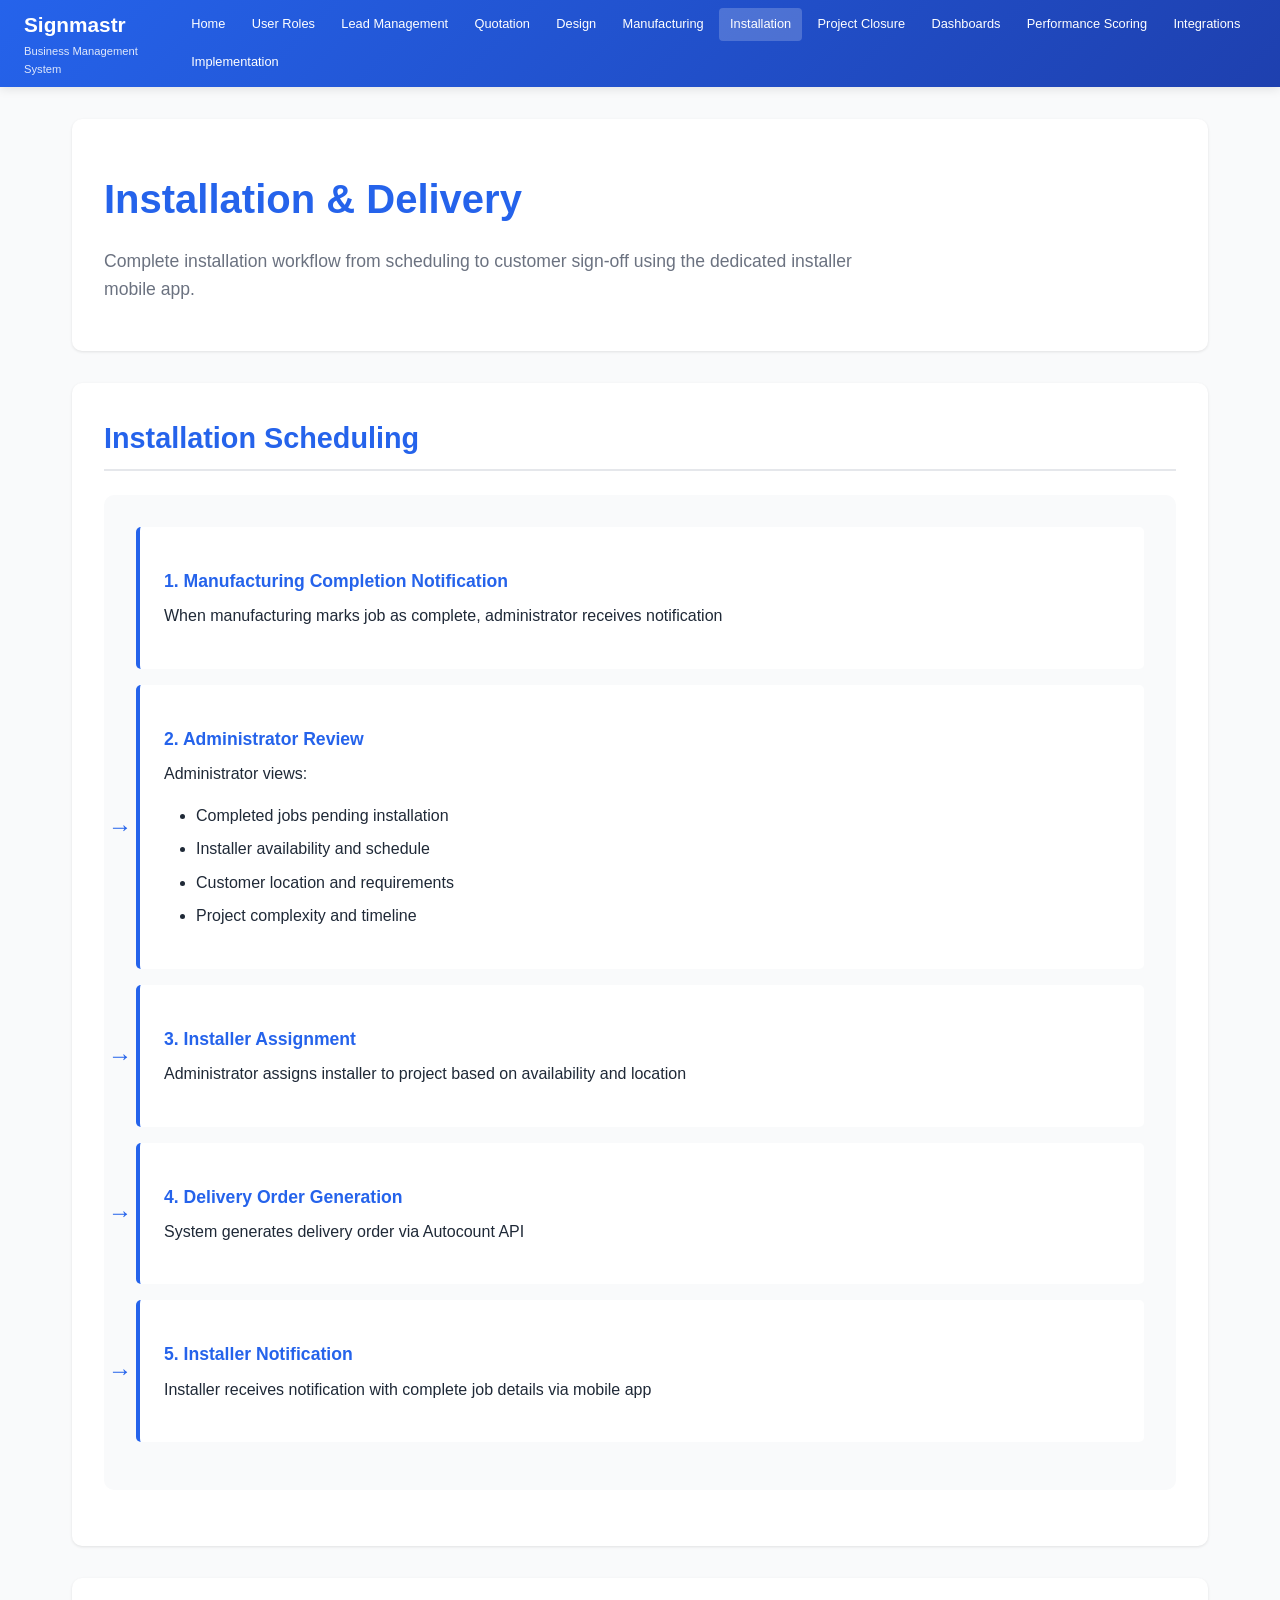
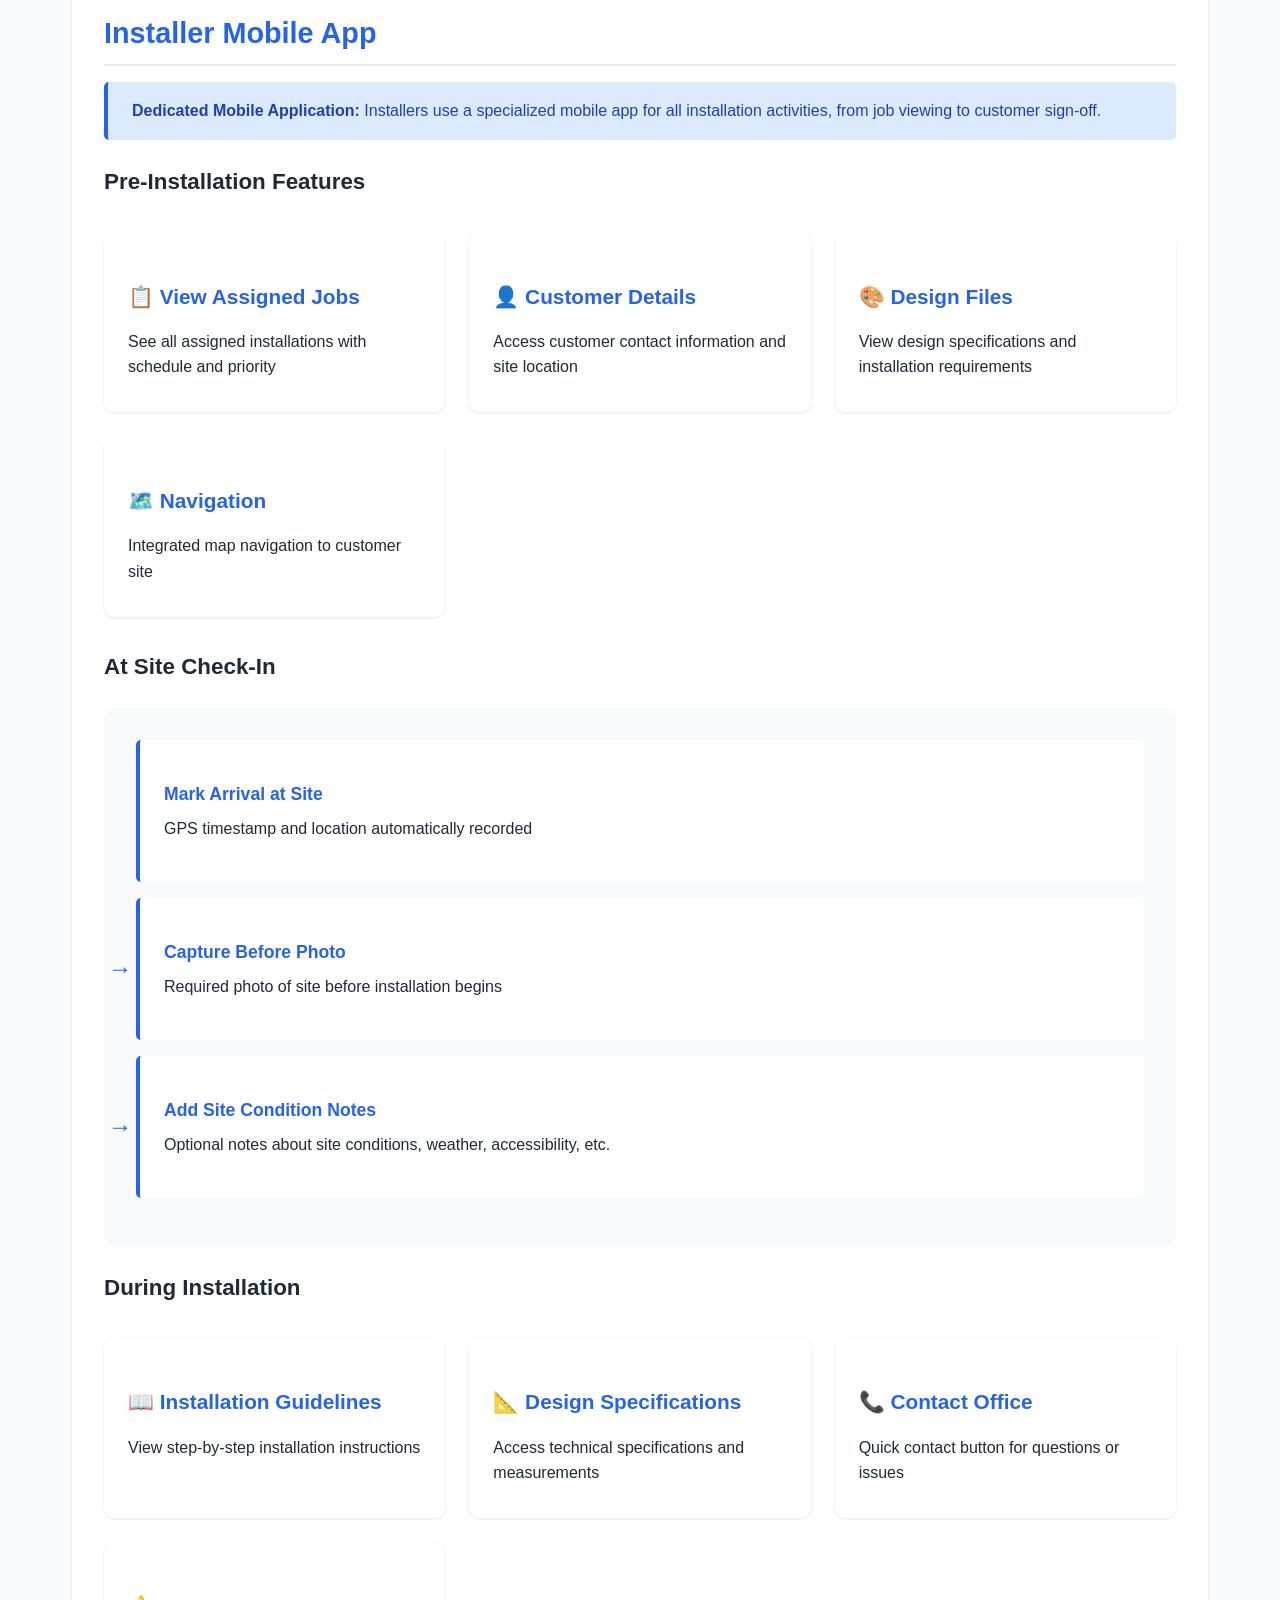
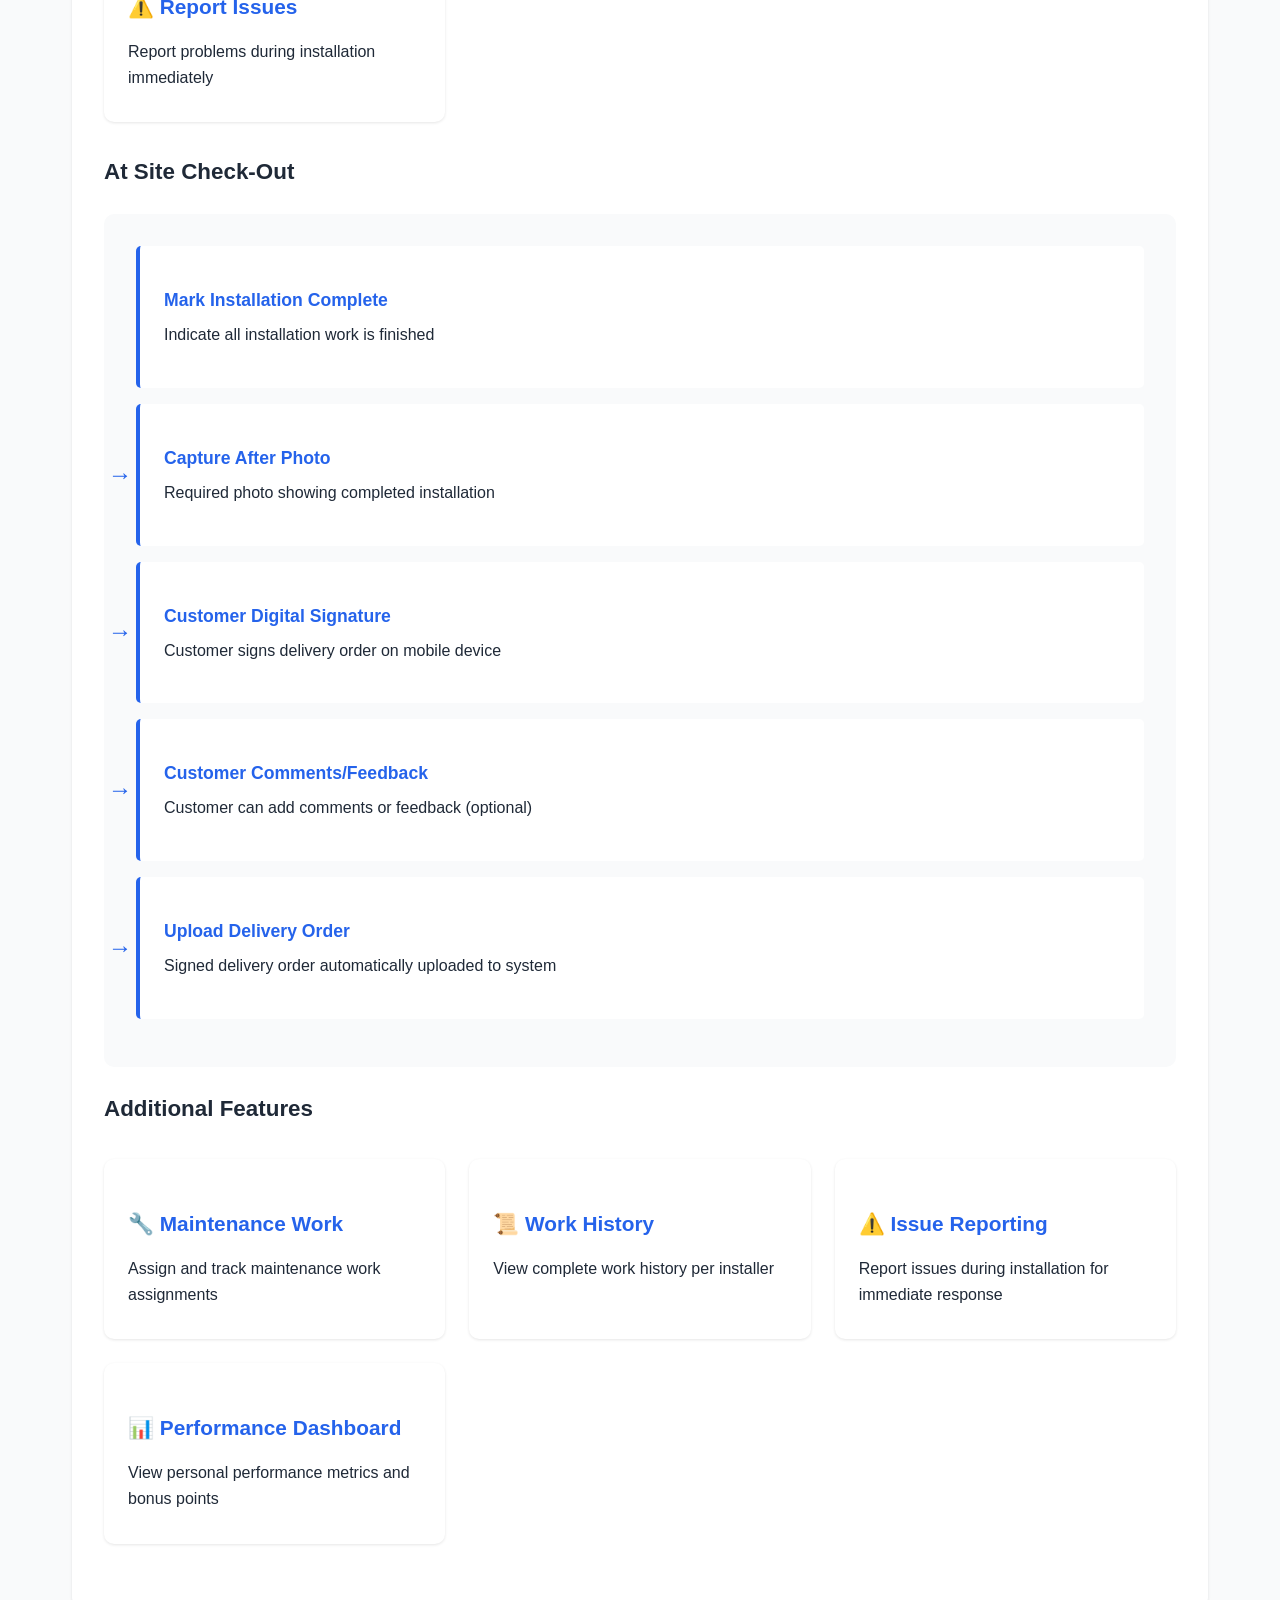
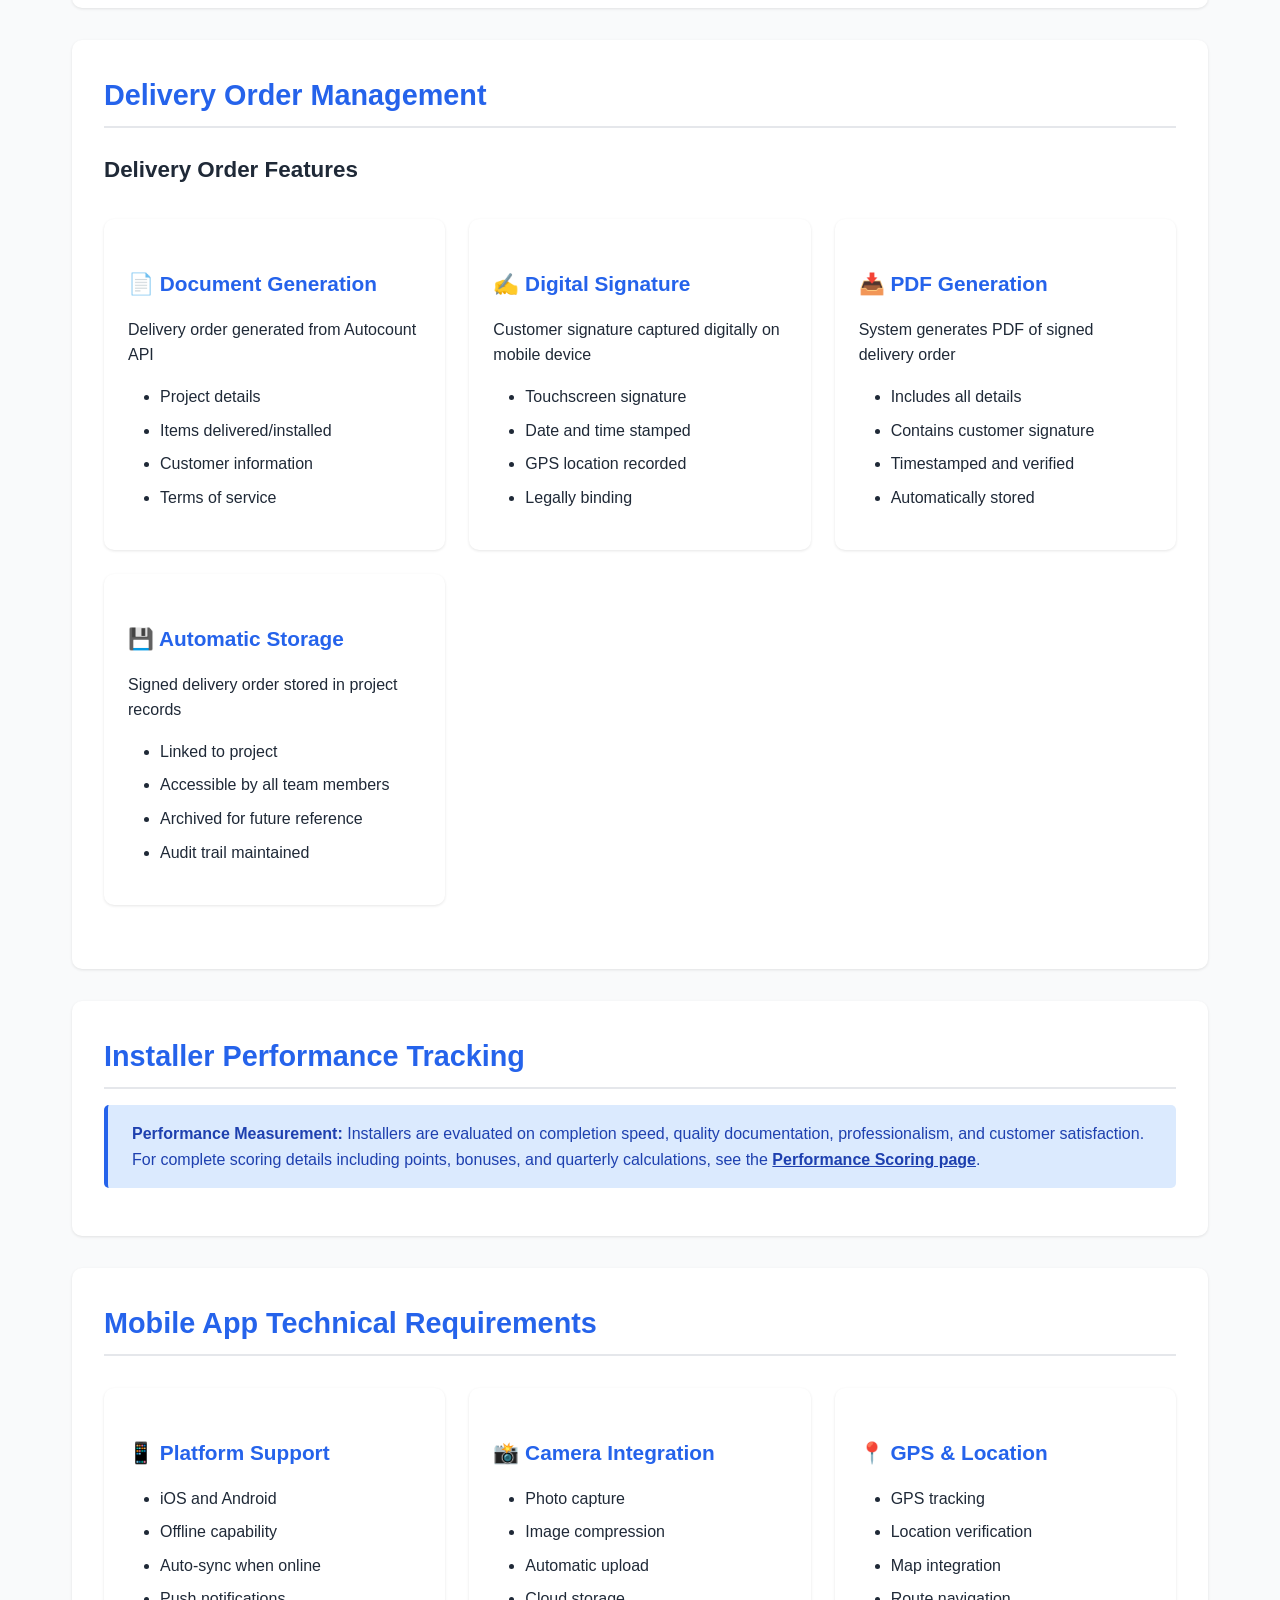
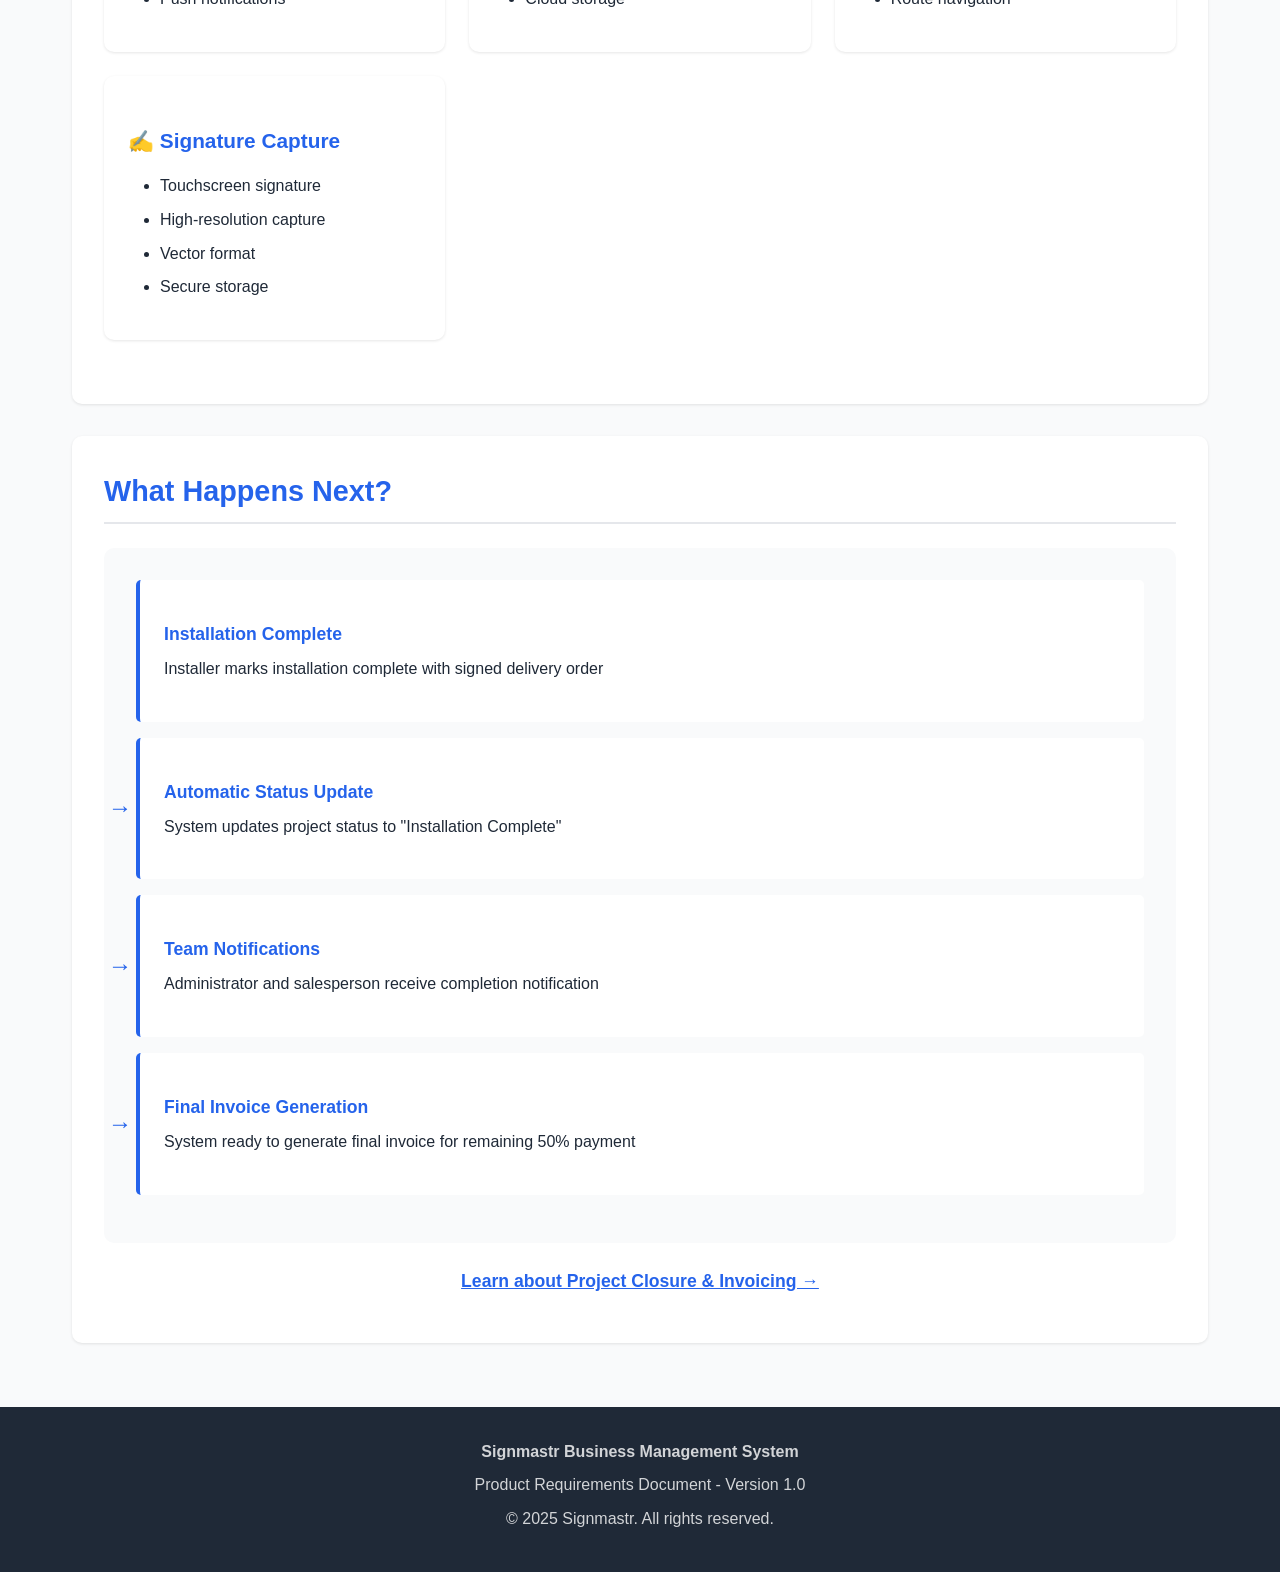
<file: installation.html>
<!DOCTYPE html>
<html lang="en">
<head>
    <meta charset="UTF-8">
    <meta name="viewport" content="width=device-width, initial-scale=1.0">
    <title>Installation & Delivery - Signmastr Business Management System</title>
    <link rel="stylesheet" href="css/style.css">
</head>
<body>
    <header>
        <div class="header-container">
            <div class="logo">
                <h1>Signmastr</h1>
                <p>Business Management System</p>
            </div>
            <button class="menu-toggle" aria-label="Toggle menu">☰</button>
            <nav>
                <ul>
                    <li><a href="index.html">Home</a></li>
                    <li><a href="user-roles.html">User Roles</a></li>
                    <li><a href="lead-management.html">Lead Management</a></li>
                    <li><a href="quotation-process.html">Quotation</a></li>
                    <li><a href="design-phase.html">Design</a></li>
                    <li><a href="manufacturing.html">Manufacturing</a></li>
                    <li><a href="installation.html">Installation</a></li>
                    <li><a href="project-closure.html">Project Closure</a></li>
                    <li><a href="dashboards.html">Dashboards</a></li>
                    <li><a href="performance-scoring.html">Performance Scoring</a></li>
                    <li><a href="integrations.html">Integrations</a></li>
                    <li><a href="implementation.html">Implementation</a></li>
                </ul>
            </nav>
        </div>
    </header>

    <div class="container">
        <div class="page-header">
            <h1>Installation & Delivery</h1>
            <p>Complete installation workflow from scheduling to customer sign-off using the dedicated installer mobile app.</p>
        </div>

        <div class="content-section">
            <h2>Installation Scheduling</h2>

            <div class="process-flow">
                <div class="process-step">
                    <h4>1. Manufacturing Completion Notification</h4>
                    <p>When manufacturing marks job as complete, administrator receives notification</p>
                </div>

                <div class="process-step">
                    <h4>2. Administrator Review</h4>
                    <p>Administrator views:</p>
                    <ul>
                        <li>Completed jobs pending installation</li>
                        <li>Installer availability and schedule</li>
                        <li>Customer location and requirements</li>
                        <li>Project complexity and timeline</li>
                    </ul>
                </div>

                <div class="process-step">
                    <h4>3. Installer Assignment</h4>
                    <p>Administrator assigns installer to project based on availability and location</p>
                </div>

                <div class="process-step">
                    <h4>4. Delivery Order Generation</h4>
                    <p>System generates delivery order via Autocount API</p>
                </div>

                <div class="process-step">
                    <h4>5. Installer Notification</h4>
                    <p>Installer receives notification with complete job details via mobile app</p>
                </div>
            </div>
        </div>

        <div class="content-section">
            <h2>Installer Mobile App</h2>

            <div class="alert alert-info">
                <strong>Dedicated Mobile Application:</strong> Installers use a specialized mobile app for all installation activities, from job viewing to customer sign-off.
            </div>

            <h3>Pre-Installation Features</h3>
            <div class="cards-grid">
                <div class="card">
                    <h3>📋 View Assigned Jobs</h3>
                    <p>See all assigned installations with schedule and priority</p>
                </div>

                <div class="card">
                    <h3>👤 Customer Details</h3>
                    <p>Access customer contact information and site location</p>
                </div>

                <div class="card">
                    <h3>🎨 Design Files</h3>
                    <p>View design specifications and installation requirements</p>
                </div>

                <div class="card">
                    <h3>🗺️ Navigation</h3>
                    <p>Integrated map navigation to customer site</p>
                </div>
            </div>

            <h3 class="mt-3">At Site Check-In</h3>
            <div class="process-flow">
                <div class="process-step">
                    <h4>Mark Arrival at Site</h4>
                    <p>GPS timestamp and location automatically recorded</p>
                </div>

                <div class="process-step">
                    <h4>Capture Before Photo</h4>
                    <p>Required photo of site before installation begins</p>
                </div>

                <div class="process-step">
                    <h4>Add Site Condition Notes</h4>
                    <p>Optional notes about site conditions, weather, accessibility, etc.</p>
                </div>
            </div>


            <h3 class="mt-3">During Installation</h3>
            <div class="cards-grid">
                <div class="card">
                    <h3>📖 Installation Guidelines</h3>
                    <p>View step-by-step installation instructions</p>
                </div>

                <div class="card">
                    <h3>📐 Design Specifications</h3>
                    <p>Access technical specifications and measurements</p>
                </div>

                <div class="card">
                    <h3>📞 Contact Office</h3>
                    <p>Quick contact button for questions or issues</p>
                </div>

                <div class="card">
                    <h3>⚠️ Report Issues</h3>
                    <p>Report problems during installation immediately</p>
                </div>
            </div>

            <h3 class="mt-3">At Site Check-Out</h3>
            <div class="process-flow">
                <div class="process-step">
                    <h4>Mark Installation Complete</h4>
                    <p>Indicate all installation work is finished</p>
                </div>

                <div class="process-step">
                    <h4>Capture After Photo</h4>
                    <p>Required photo showing completed installation</p>
                </div>

                <div class="process-step">
                    <h4>Customer Digital Signature</h4>
                    <p>Customer signs delivery order on mobile device</p>
                </div>

                <div class="process-step">
                    <h4>Customer Comments/Feedback</h4>
                    <p>Customer can add comments or feedback (optional)</p>
                </div>

                <div class="process-step">
                    <h4>Upload Delivery Order</h4>
                    <p>Signed delivery order automatically uploaded to system</p>
                </div>
            </div>


            <h3 class="mt-3">Additional Features</h3>
            <div class="cards-grid">
                <div class="card">
                    <h3>🔧 Maintenance Work</h3>
                    <p>Assign and track maintenance work assignments</p>
                </div>

                <div class="card">
                    <h3>📜 Work History</h3>
                    <p>View complete work history per installer</p>
                </div>

                <div class="card">
                    <h3>⚠️ Issue Reporting</h3>
                    <p>Report issues during installation for immediate response</p>
                </div>

                <div class="card">
                    <h3>📊 Performance Dashboard</h3>
                    <p>View personal performance metrics and bonus points</p>
                </div>
            </div>
        </div>

        <div class="content-section">
            <h2>Delivery Order Management</h2>

            <h3>Delivery Order Features</h3>
            <div class="cards-grid">
                <div class="card">
                    <h3>📄 Document Generation</h3>
                    <p>Delivery order generated from Autocount API</p>
                    <ul class="mt-2">
                        <li>Project details</li>
                        <li>Items delivered/installed</li>
                        <li>Customer information</li>
                        <li>Terms of service</li>
                    </ul>
                </div>

                <div class="card">
                    <h3>✍️ Digital Signature</h3>
                    <p>Customer signature captured digitally on mobile device</p>
                    <ul class="mt-2">
                        <li>Touchscreen signature</li>
                        <li>Date and time stamped</li>
                        <li>GPS location recorded</li>
                        <li>Legally binding</li>
                    </ul>
                </div>

                <div class="card">
                    <h3>📥 PDF Generation</h3>
                    <p>System generates PDF of signed delivery order</p>
                    <ul class="mt-2">
                        <li>Includes all details</li>
                        <li>Contains customer signature</li>
                        <li>Timestamped and verified</li>
                        <li>Automatically stored</li>
                    </ul>
                </div>

                <div class="card">
                    <h3>💾 Automatic Storage</h3>
                    <p>Signed delivery order stored in project records</p>
                    <ul class="mt-2">
                        <li>Linked to project</li>
                        <li>Accessible by all team members</li>
                        <li>Archived for future reference</li>
                        <li>Audit trail maintained</li>
                    </ul>
                </div>
            </div>
        </div>

        <div class="content-section">
            <h2>Installer Performance Tracking</h2>

            <div class="alert alert-info">
                <strong>Performance Measurement:</strong> Installers are evaluated on completion speed, quality documentation, professionalism, and customer satisfaction. For complete scoring details including points, bonuses, and quarterly calculations, see the <a href="performance-scoring.html" style="color: var(--secondary-color); font-weight: 600;">Performance Scoring page</a>.
            </div>
        </div>

        <div class="content-section">
            <h2>Mobile App Technical Requirements</h2>

            <div class="cards-grid">
                <div class="card">
                    <h3>📱 Platform Support</h3>
                    <ul>
                        <li>iOS and Android</li>
                        <li>Offline capability</li>
                        <li>Auto-sync when online</li>
                        <li>Push notifications</li>
                    </ul>
                </div>

                <div class="card">
                    <h3>📸 Camera Integration</h3>
                    <ul>
                        <li>Photo capture</li>
                        <li>Image compression</li>
                        <li>Automatic upload</li>
                        <li>Cloud storage</li>
                    </ul>
                </div>

                <div class="card">
                    <h3>📍 GPS & Location</h3>
                    <ul>
                        <li>GPS tracking</li>
                        <li>Location verification</li>
                        <li>Map integration</li>
                        <li>Route navigation</li>
                    </ul>
                </div>

                <div class="card">
                    <h3>✍️ Signature Capture</h3>
                    <ul>
                        <li>Touchscreen signature</li>
                        <li>High-resolution capture</li>
                        <li>Vector format</li>
                        <li>Secure storage</li>
                    </ul>
                </div>
            </div>
        </div>

        <div class="content-section">
            <h2>What Happens Next?</h2>

            <div class="process-flow">
                <div class="process-step">
                    <h4>Installation Complete</h4>
                    <p>Installer marks installation complete with signed delivery order</p>
                </div>

                <div class="process-step">
                    <h4>Automatic Status Update</h4>
                    <p>System updates project status to "Installation Complete"</p>
                </div>

                <div class="process-step">
                    <h4>Team Notifications</h4>
                    <p>Administrator and salesperson receive completion notification</p>
                </div>

                <div class="process-step">
                    <h4>Final Invoice Generation</h4>
                    <p>System ready to generate final invoice for remaining 50% payment</p>
                </div>
            </div>

            <p class="text-center mt-3">
                <a href="project-closure.html" style="color: var(--primary-color); font-weight: 600; font-size: 1.1rem;">
                    Learn about Project Closure & Invoicing →
                </a>
            </p>
        </div>
    </div>

    <footer>
        <div class="footer-container">
            <p><strong>Signmastr Business Management System</strong></p>
            <p>Product Requirements Document - Version 1.0</p>
            <p>© 2025 Signmastr. All rights reserved.</p>
        </div>
    </footer>

    <script src="js/main.js"></script>
</body>
</html>
</file>
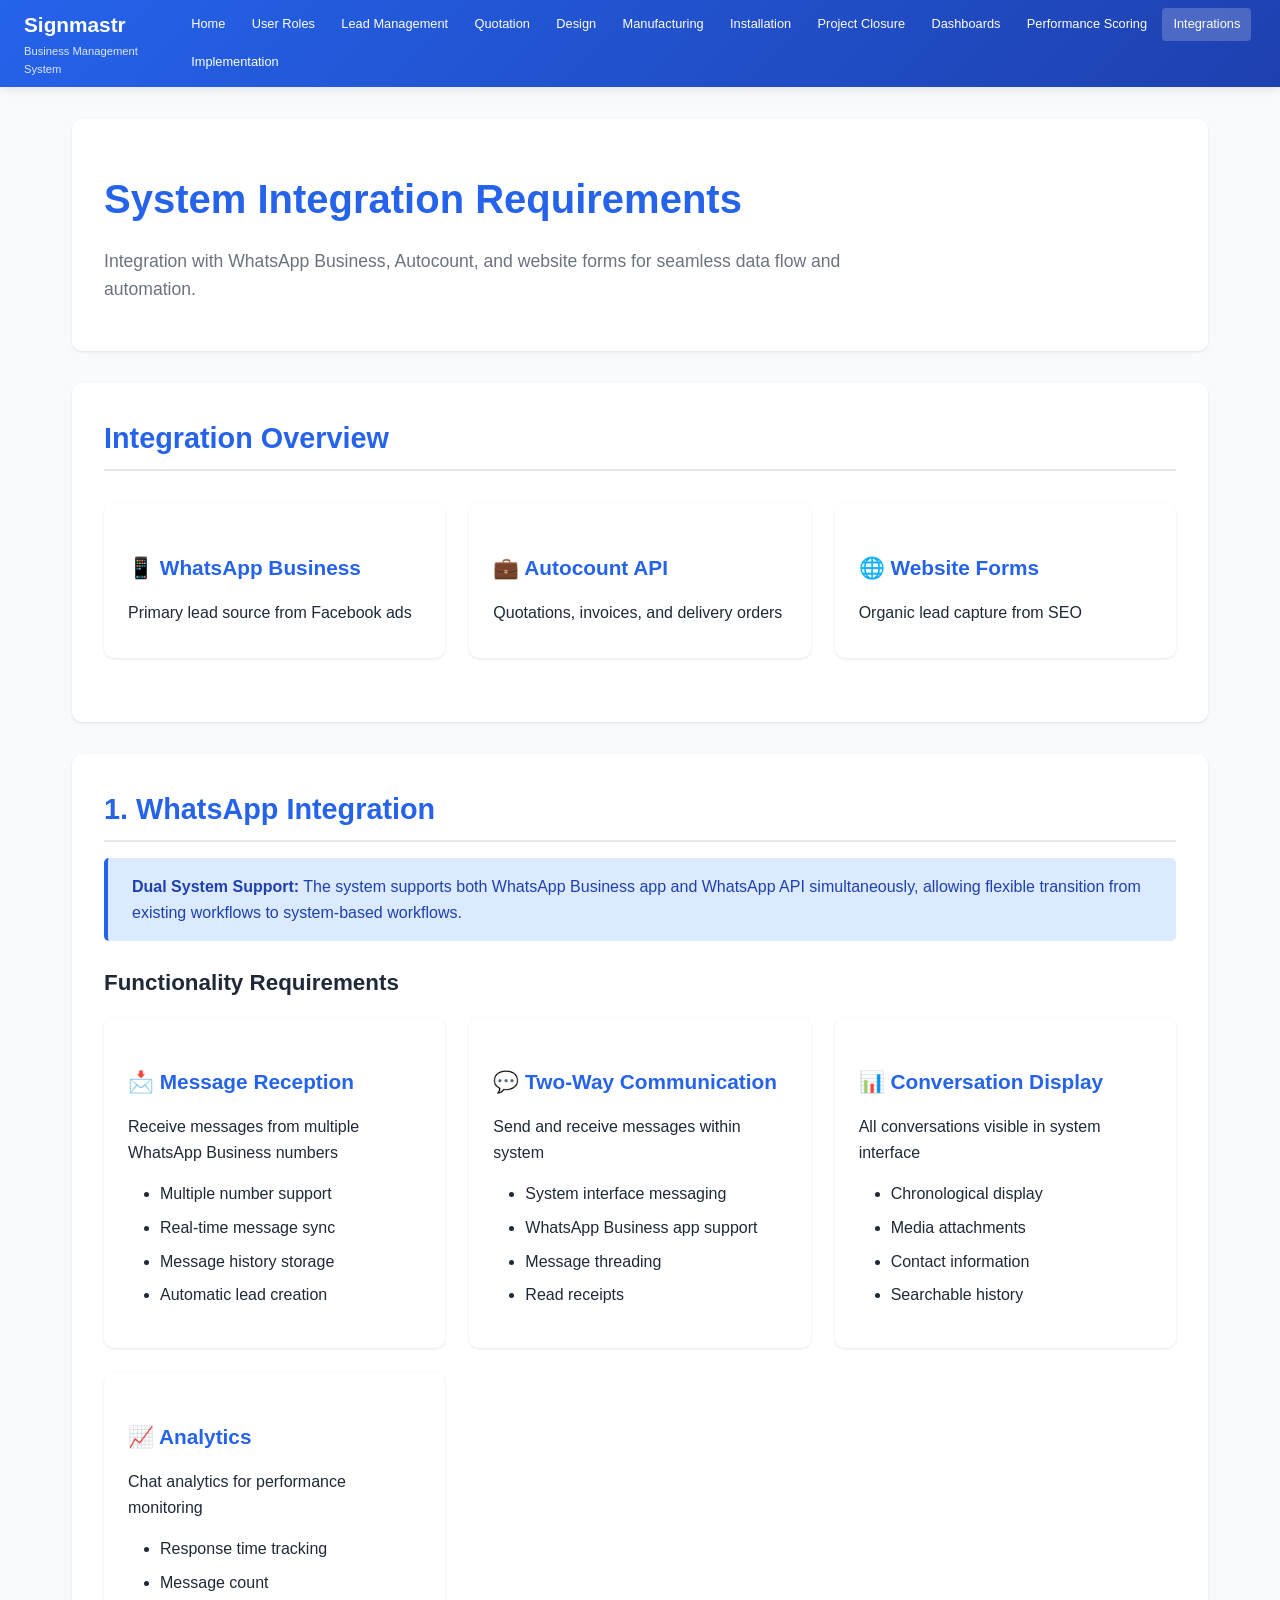
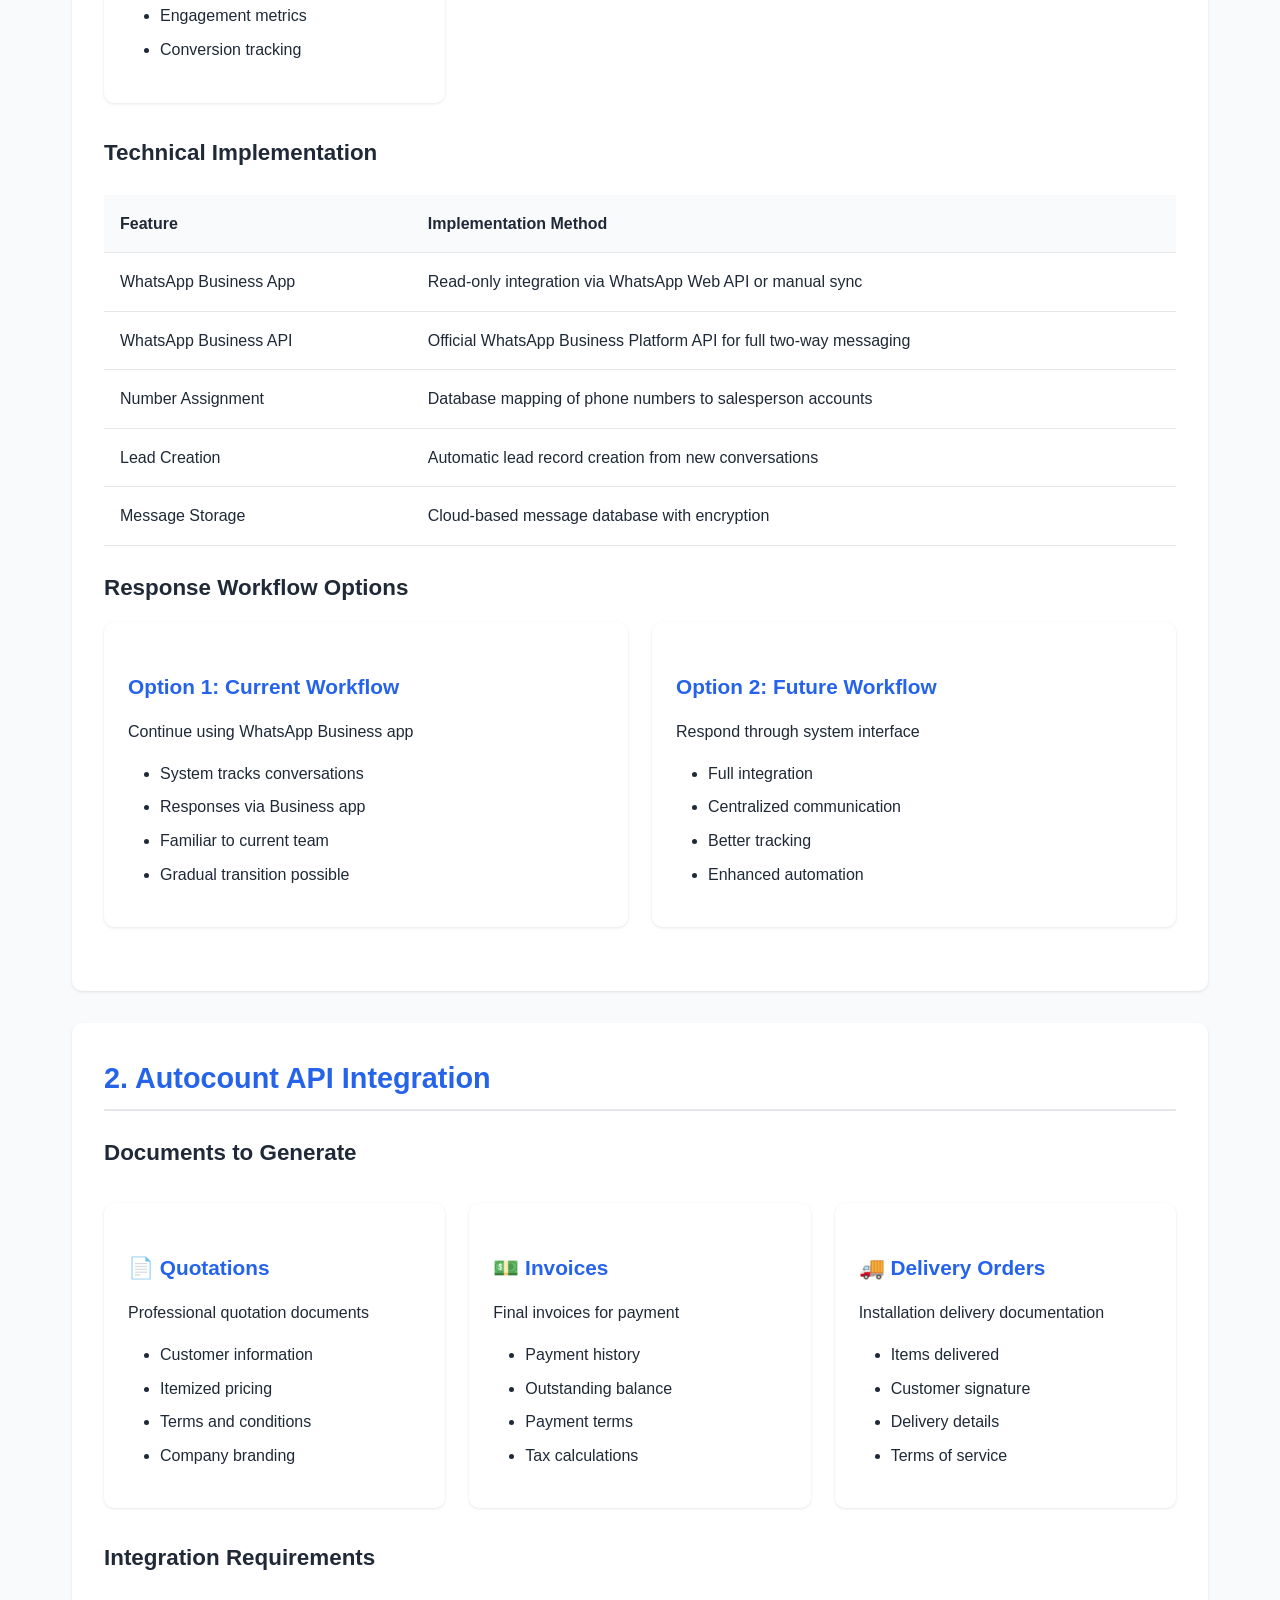
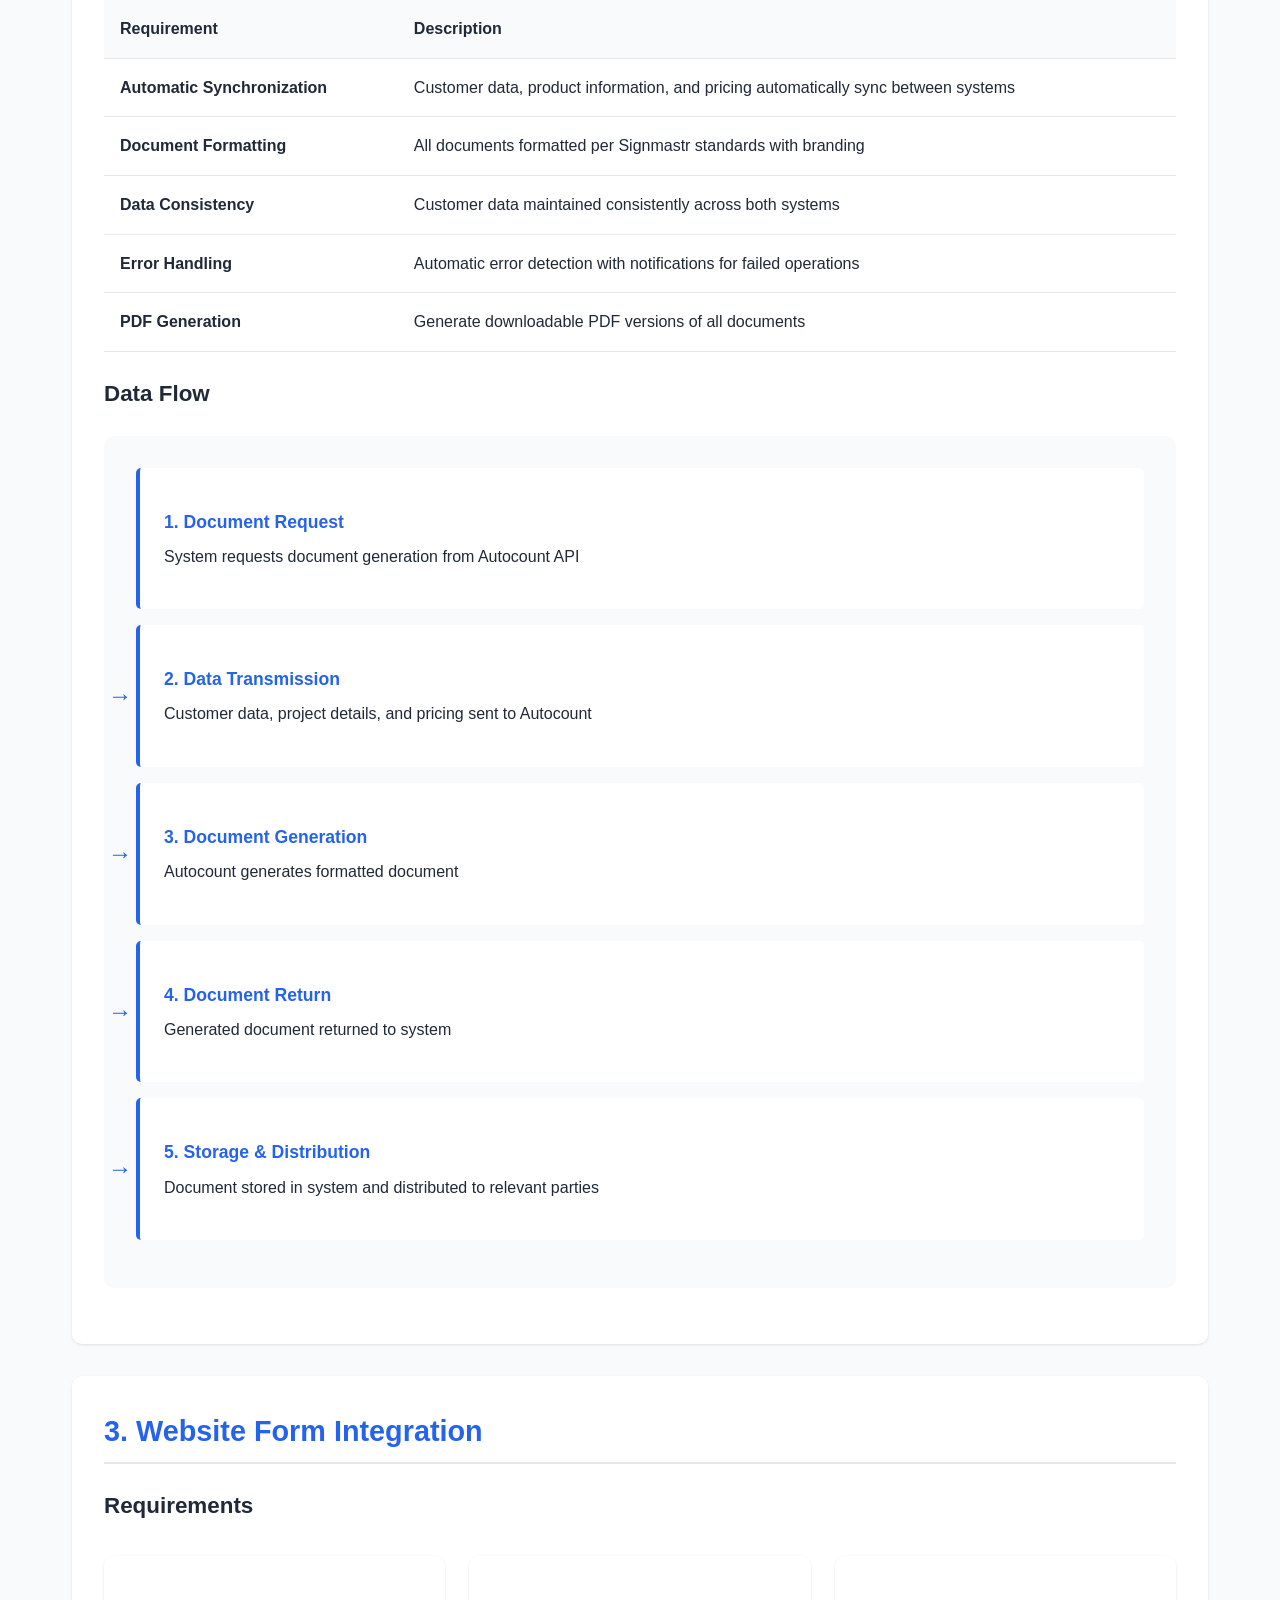
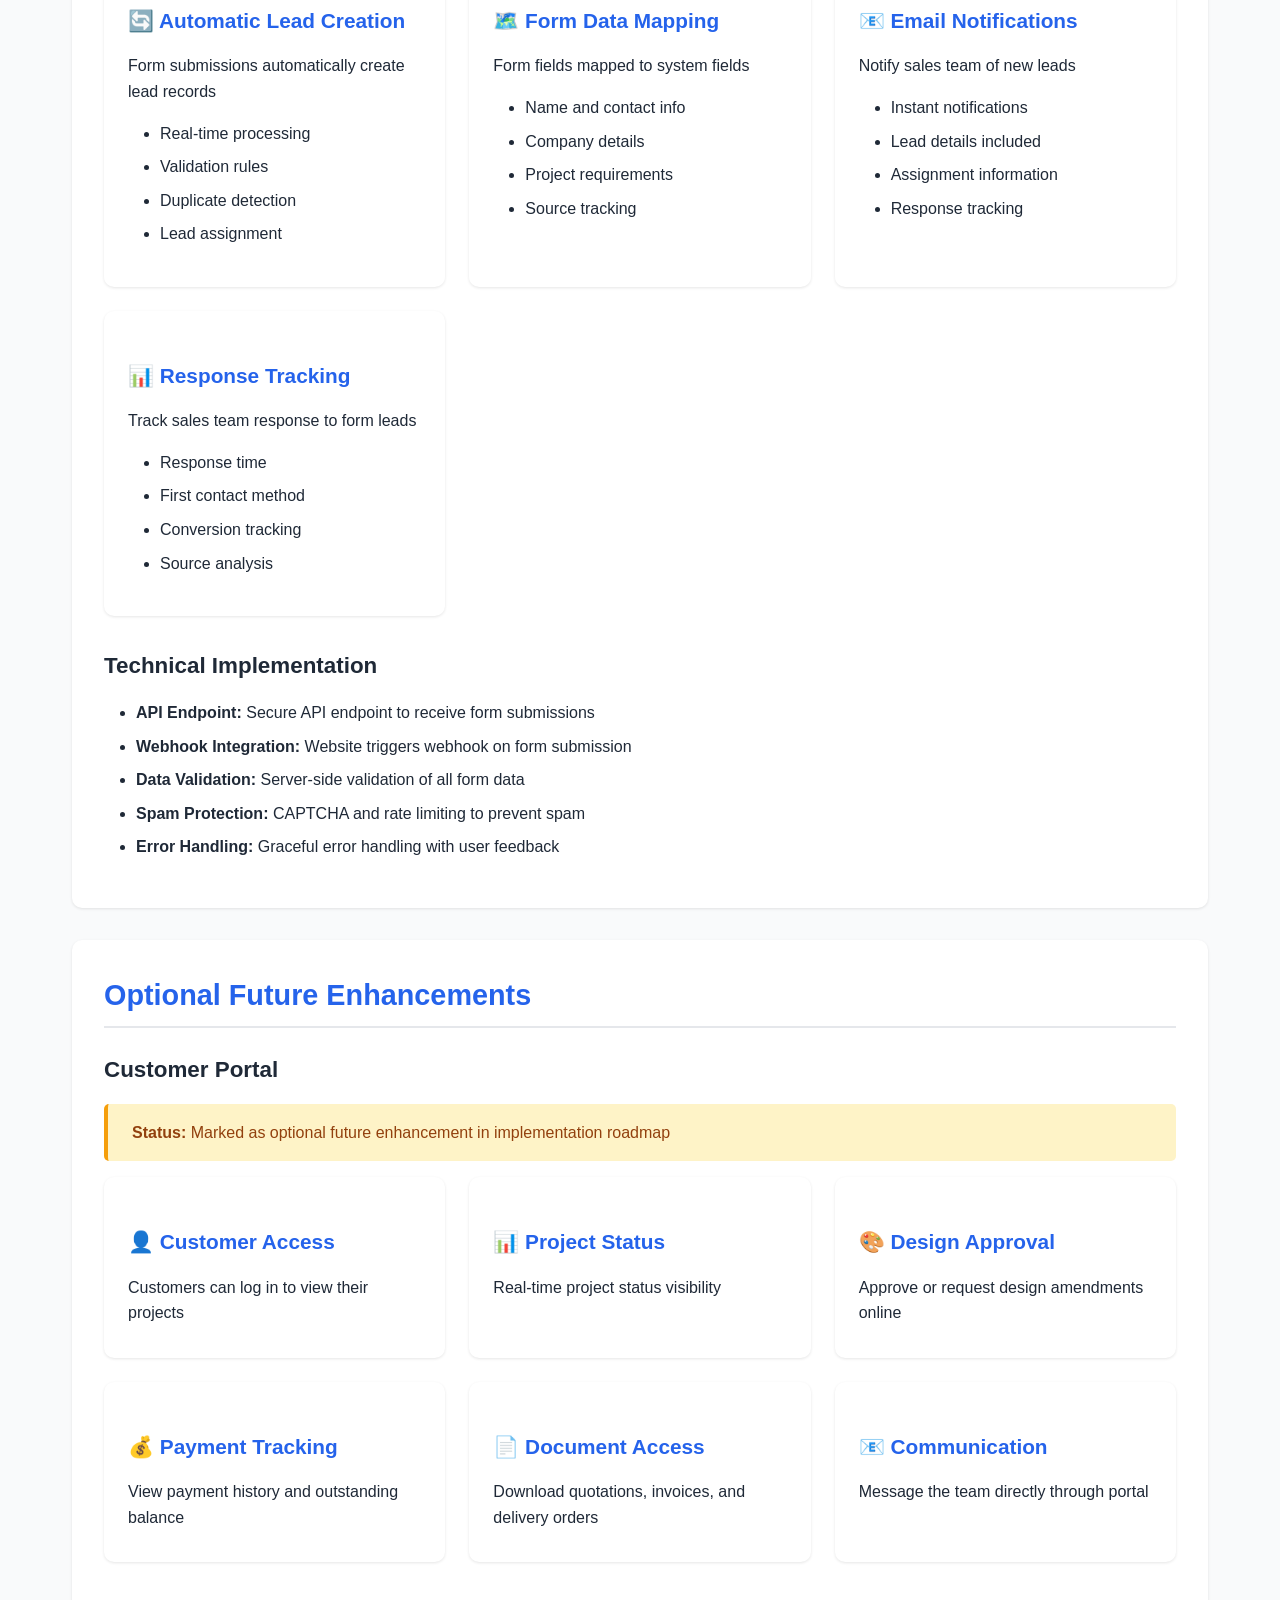
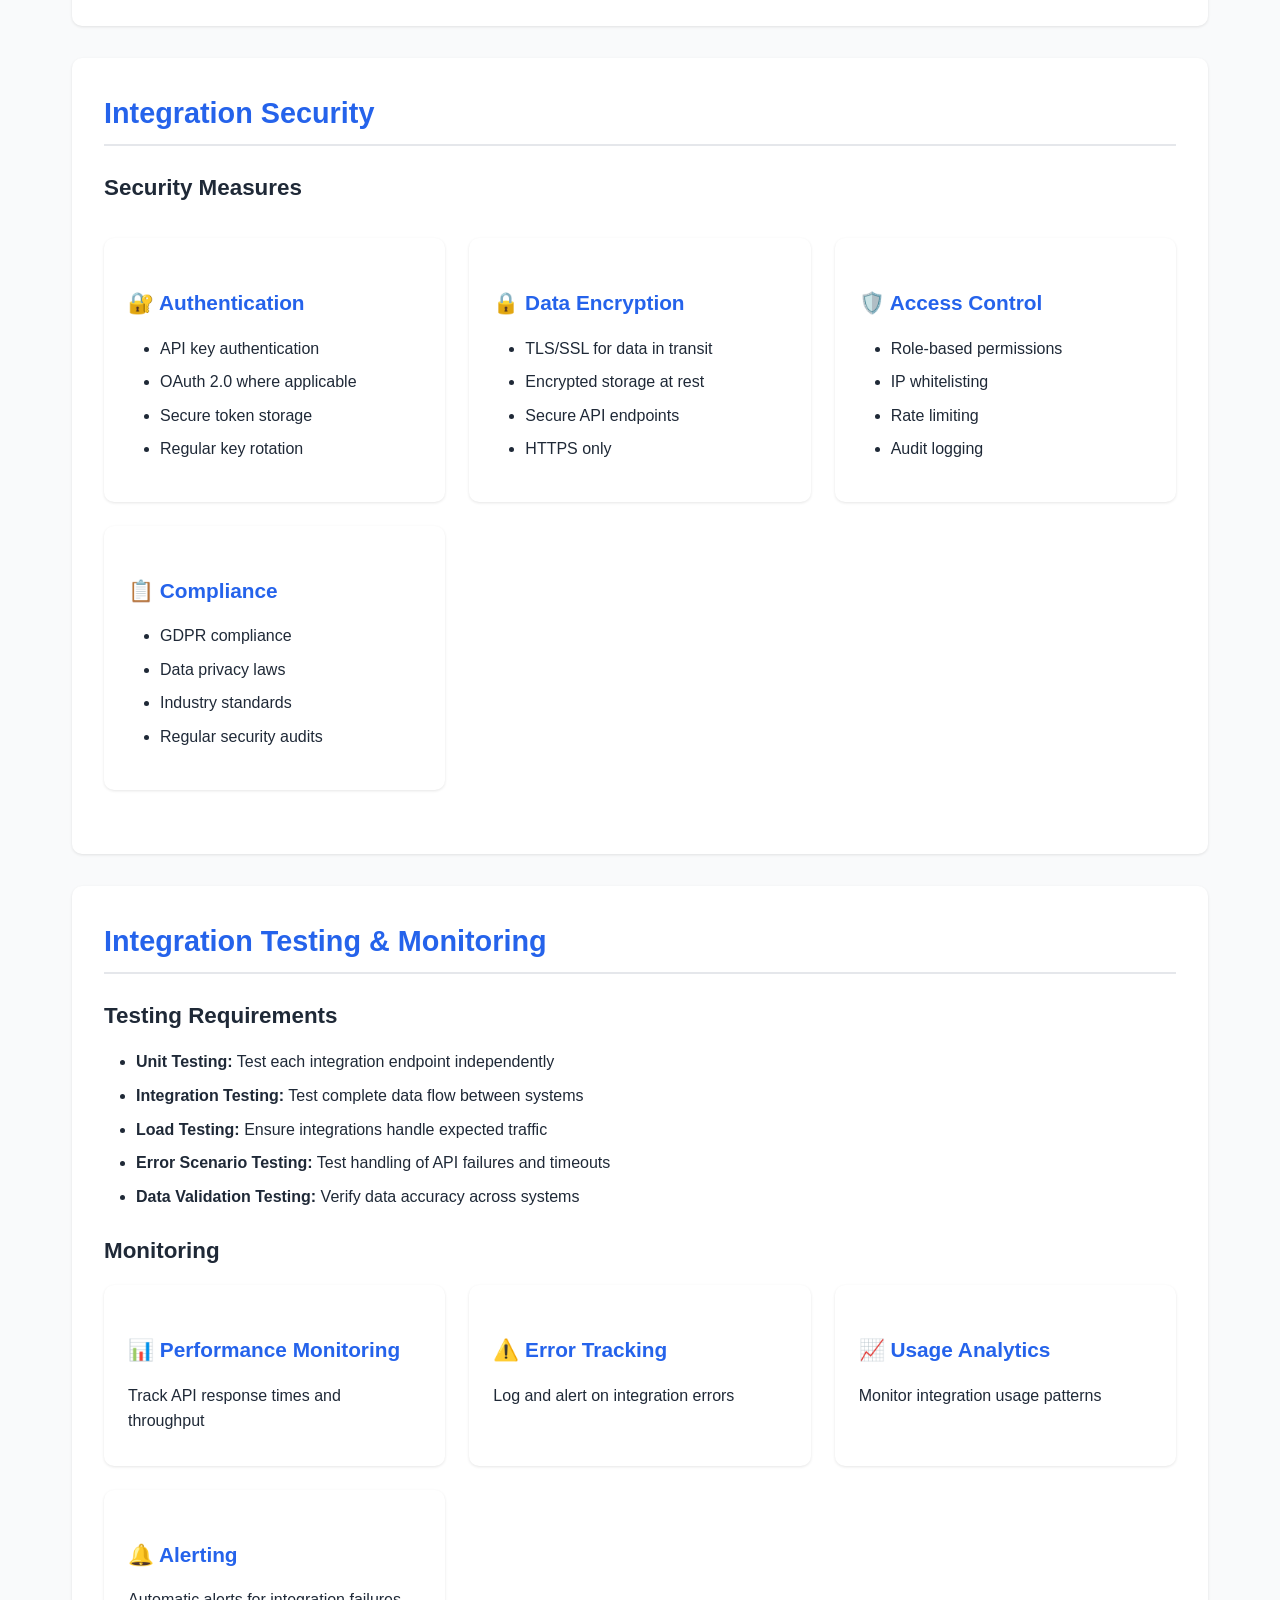
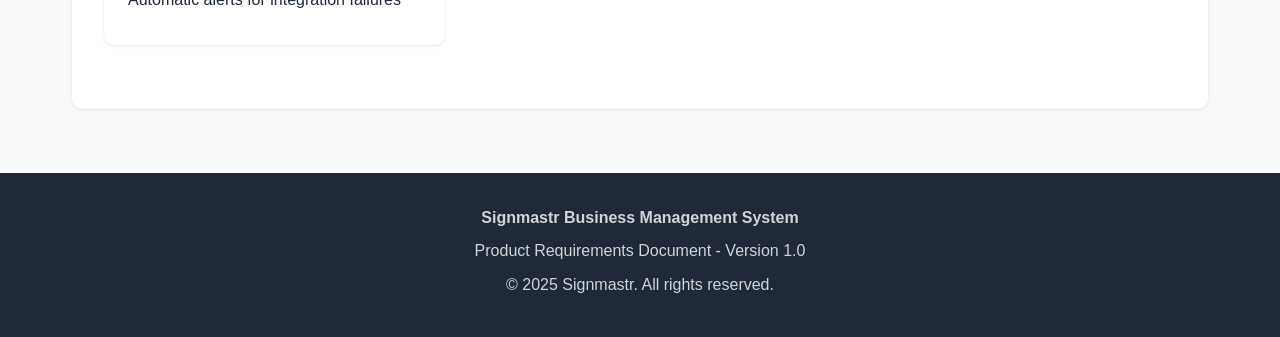
<file: integrations.html>
<!DOCTYPE html>
<html lang="en">
<head>
    <meta charset="UTF-8">
    <meta name="viewport" content="width=device-width, initial-scale=1.0">
    <title>System Integrations - Signmastr Business Management System</title>
    <link rel="stylesheet" href="css/style.css">
</head>
<body>
    <header>
        <div class="header-container">
            <div class="logo">
                <h1>Signmastr</h1>
                <p>Business Management System</p>
            </div>
            <button class="menu-toggle" aria-label="Toggle menu">☰</button>
            <nav>
                <ul>
                    <li><a href="index.html">Home</a></li>
                    <li><a href="user-roles.html">User Roles</a></li>
                    <li><a href="lead-management.html">Lead Management</a></li>
                    <li><a href="quotation-process.html">Quotation</a></li>
                    <li><a href="design-phase.html">Design</a></li>
                    <li><a href="manufacturing.html">Manufacturing</a></li>
                    <li><a href="installation.html">Installation</a></li>
                    <li><a href="project-closure.html">Project Closure</a></li>
                    <li><a href="dashboards.html">Dashboards</a></li>
                    <li><a href="performance-scoring.html">Performance Scoring</a></li>
                    <li><a href="integrations.html">Integrations</a></li>
                    <li><a href="implementation.html">Implementation</a></li>
                </ul>
            </nav>
        </div>
    </header>

    <div class="container">
        <div class="page-header">
            <h1>System Integration Requirements</h1>
            <p>Integration with WhatsApp Business, Autocount, and website forms for seamless data flow and automation.</p>
        </div>

        <div class="content-section">
            <h2>Integration Overview</h2>

            <div class="cards-grid">
                <div class="card">
                    <h3>📱 WhatsApp Business</h3>
                    <p>Primary lead source from Facebook ads</p>
                </div>

                <div class="card">
                    <h3>💼 Autocount API</h3>
                    <p>Quotations, invoices, and delivery orders</p>
                </div>

                <div class="card">
                    <h3>🌐 Website Forms</h3>
                    <p>Organic lead capture from SEO</p>
                </div>
            </div>
        </div>

        <div class="content-section">
            <h2>1. WhatsApp Integration</h2>

            <div class="alert alert-info">
                <strong>Dual System Support:</strong> The system supports both WhatsApp Business app and WhatsApp API simultaneously, allowing flexible transition from existing workflows to system-based workflows.
            </div>

            <h3>Functionality Requirements</h3>
            <div class="cards-grid mt-2">
                <div class="card">
                    <h3>📩 Message Reception</h3>
                    <p>Receive messages from multiple WhatsApp Business numbers</p>
                    <ul class="mt-2">
                        <li>Multiple number support</li>
                        <li>Real-time message sync</li>
                        <li>Message history storage</li>
                        <li>Automatic lead creation</li>
                    </ul>
                </div>

                <div class="card">
                    <h3>💬 Two-Way Communication</h3>
                    <p>Send and receive messages within system</p>
                    <ul class="mt-2">
                        <li>System interface messaging</li>
                        <li>WhatsApp Business app support</li>
                        <li>Message threading</li>
                        <li>Read receipts</li>
                    </ul>
                </div>

                <div class="card">
                    <h3>📊 Conversation Display</h3>
                    <p>All conversations visible in system interface</p>
                    <ul class="mt-2">
                        <li>Chronological display</li>
                        <li>Media attachments</li>
                        <li>Contact information</li>
                        <li>Searchable history</li>
                    </ul>
                </div>

                <div class="card">
                    <h3>📈 Analytics</h3>
                    <p>Chat analytics for performance monitoring</p>
                    <ul class="mt-2">
                        <li>Response time tracking</li>
                        <li>Message count</li>
                        <li>Engagement metrics</li>
                        <li>Conversion tracking</li>
                    </ul>
                </div>
            </div>

            <h3 class="mt-3">Technical Implementation</h3>
            <table>
                <thead>
                    <tr>
                        <th>Feature</th>
                        <th>Implementation Method</th>
                    </tr>
                </thead>
                <tbody>
                    <tr>
                        <td>WhatsApp Business App</td>
                        <td>Read-only integration via WhatsApp Web API or manual sync</td>
                    </tr>
                    <tr>
                        <td>WhatsApp Business API</td>
                        <td>Official WhatsApp Business Platform API for full two-way messaging</td>
                    </tr>
                    <tr>
                        <td>Number Assignment</td>
                        <td>Database mapping of phone numbers to salesperson accounts</td>
                    </tr>
                    <tr>
                        <td>Lead Creation</td>
                        <td>Automatic lead record creation from new conversations</td>
                    </tr>
                    <tr>
                        <td>Message Storage</td>
                        <td>Cloud-based message database with encryption</td>
                    </tr>
                </tbody>
            </table>

            <h3 class="mt-3">Response Workflow Options</h3>
            <div class="cards-grid mt-2">
                <div class="card">
                    <h3>Option 1: Current Workflow</h3>
                    <p>Continue using WhatsApp Business app</p>
                    <ul class="mt-2">
                        <li>System tracks conversations</li>
                        <li>Responses via Business app</li>
                        <li>Familiar to current team</li>
                        <li>Gradual transition possible</li>
                    </ul>
                </div>

                <div class="card">
                    <h3>Option 2: Future Workflow</h3>
                    <p>Respond through system interface</p>
                    <ul class="mt-2">
                        <li>Full integration</li>
                        <li>Centralized communication</li>
                        <li>Better tracking</li>
                        <li>Enhanced automation</li>
                    </ul>
                </div>
            </div>
        </div>

        <div class="content-section">
            <h2>2. Autocount API Integration</h2>

            <h3>Documents to Generate</h3>
            <div class="cards-grid">
                <div class="card">
                    <h3>📄 Quotations</h3>
                    <p>Professional quotation documents</p>
                    <ul class="mt-2">
                        <li>Customer information</li>
                        <li>Itemized pricing</li>
                        <li>Terms and conditions</li>
                        <li>Company branding</li>
                    </ul>
                </div>

                <div class="card">
                    <h3>💵 Invoices</h3>
                    <p>Final invoices for payment</p>
                    <ul class="mt-2">
                        <li>Payment history</li>
                        <li>Outstanding balance</li>
                        <li>Payment terms</li>
                        <li>Tax calculations</li>
                    </ul>
                </div>

                <div class="card">
                    <h3>🚚 Delivery Orders</h3>
                    <p>Installation delivery documentation</p>
                    <ul class="mt-2">
                        <li>Items delivered</li>
                        <li>Customer signature</li>
                        <li>Delivery details</li>
                        <li>Terms of service</li>
                    </ul>
                </div>
            </div>

            <h3 class="mt-3">Integration Requirements</h3>
            <table>
                <thead>
                    <tr>
                        <th>Requirement</th>
                        <th>Description</th>
                    </tr>
                </thead>
                <tbody>
                    <tr>
                        <td><strong>Automatic Synchronization</strong></td>
                        <td>Customer data, product information, and pricing automatically sync between systems</td>
                    </tr>
                    <tr>
                        <td><strong>Document Formatting</strong></td>
                        <td>All documents formatted per Signmastr standards with branding</td>
                    </tr>
                    <tr>
                        <td><strong>Data Consistency</strong></td>
                        <td>Customer data maintained consistently across both systems</td>
                    </tr>
                    <tr>
                        <td><strong>Error Handling</strong></td>
                        <td>Automatic error detection with notifications for failed operations</td>
                    </tr>
                    <tr>
                        <td><strong>PDF Generation</strong></td>
                        <td>Generate downloadable PDF versions of all documents</td>
                    </tr>
                </tbody>
            </table>

            <h3 class="mt-3">Data Flow</h3>
            <div class="process-flow">
                <div class="process-step">
                    <h4>1. Document Request</h4>
                    <p>System requests document generation from Autocount API</p>
                </div>

                <div class="process-step">
                    <h4>2. Data Transmission</h4>
                    <p>Customer data, project details, and pricing sent to Autocount</p>
                </div>

                <div class="process-step">
                    <h4>3. Document Generation</h4>
                    <p>Autocount generates formatted document</p>
                </div>

                <div class="process-step">
                    <h4>4. Document Return</h4>
                    <p>Generated document returned to system</p>
                </div>

                <div class="process-step">
                    <h4>5. Storage & Distribution</h4>
                    <p>Document stored in system and distributed to relevant parties</p>
                </div>
            </div>
        </div>

        <div class="content-section">
            <h2>3. Website Form Integration</h2>

            <h3>Requirements</h3>
            <div class="cards-grid">
                <div class="card">
                    <h3>🔄 Automatic Lead Creation</h3>
                    <p>Form submissions automatically create lead records</p>
                    <ul class="mt-2">
                        <li>Real-time processing</li>
                        <li>Validation rules</li>
                        <li>Duplicate detection</li>
                        <li>Lead assignment</li>
                    </ul>
                </div>

                <div class="card">
                    <h3>🗺️ Form Data Mapping</h3>
                    <p>Form fields mapped to system fields</p>
                    <ul class="mt-2">
                        <li>Name and contact info</li>
                        <li>Company details</li>
                        <li>Project requirements</li>
                        <li>Source tracking</li>
                    </ul>
                </div>

                <div class="card">
                    <h3>📧 Email Notifications</h3>
                    <p>Notify sales team of new leads</p>
                    <ul class="mt-2">
                        <li>Instant notifications</li>
                        <li>Lead details included</li>
                        <li>Assignment information</li>
                        <li>Response tracking</li>
                    </ul>
                </div>

                <div class="card">
                    <h3>📊 Response Tracking</h3>
                    <p>Track sales team response to form leads</p>
                    <ul class="mt-2">
                        <li>Response time</li>
                        <li>First contact method</li>
                        <li>Conversion tracking</li>
                        <li>Source analysis</li>
                    </ul>
                </div>
            </div>

            <h3 class="mt-3">Technical Implementation</h3>
            <ul>
                <li><strong>API Endpoint:</strong> Secure API endpoint to receive form submissions</li>
                <li><strong>Webhook Integration:</strong> Website triggers webhook on form submission</li>
                <li><strong>Data Validation:</strong> Server-side validation of all form data</li>
                <li><strong>Spam Protection:</strong> CAPTCHA and rate limiting to prevent spam</li>
                <li><strong>Error Handling:</strong> Graceful error handling with user feedback</li>
            </ul>
        </div>

        <div class="content-section">
            <h2>Optional Future Enhancements</h2>

            <h3>Customer Portal</h3>
            <div class="alert alert-warning">
                <strong>Status:</strong> Marked as optional future enhancement in implementation roadmap
            </div>

            <div class="cards-grid mt-2">
                <div class="card">
                    <h3>👤 Customer Access</h3>
                    <p>Customers can log in to view their projects</p>
                </div>

                <div class="card">
                    <h3>📊 Project Status</h3>
                    <p>Real-time project status visibility</p>
                </div>

                <div class="card">
                    <h3>🎨 Design Approval</h3>
                    <p>Approve or request design amendments online</p>
                </div>

                <div class="card">
                    <h3>💰 Payment Tracking</h3>
                    <p>View payment history and outstanding balance</p>
                </div>

                <div class="card">
                    <h3>📄 Document Access</h3>
                    <p>Download quotations, invoices, and delivery orders</p>
                </div>

                <div class="card">
                    <h3>📧 Communication</h3>
                    <p>Message the team directly through portal</p>
                </div>
            </div>
        </div>

        <div class="content-section">
            <h2>Integration Security</h2>

            <h3>Security Measures</h3>
            <div class="cards-grid">
                <div class="card">
                    <h3>🔐 Authentication</h3>
                    <ul>
                        <li>API key authentication</li>
                        <li>OAuth 2.0 where applicable</li>
                        <li>Secure token storage</li>
                        <li>Regular key rotation</li>
                    </ul>
                </div>

                <div class="card">
                    <h3>🔒 Data Encryption</h3>
                    <ul>
                        <li>TLS/SSL for data in transit</li>
                        <li>Encrypted storage at rest</li>
                        <li>Secure API endpoints</li>
                        <li>HTTPS only</li>
                    </ul>
                </div>

                <div class="card">
                    <h3>🛡️ Access Control</h3>
                    <ul>
                        <li>Role-based permissions</li>
                        <li>IP whitelisting</li>
                        <li>Rate limiting</li>
                        <li>Audit logging</li>
                    </ul>
                </div>

                <div class="card">
                    <h3>📋 Compliance</h3>
                    <ul>
                        <li>GDPR compliance</li>
                        <li>Data privacy laws</li>
                        <li>Industry standards</li>
                        <li>Regular security audits</li>
                    </ul>
                </div>
            </div>
        </div>

        <div class="content-section">
            <h2>Integration Testing & Monitoring</h2>

            <h3>Testing Requirements</h3>
            <ul>
                <li><strong>Unit Testing:</strong> Test each integration endpoint independently</li>
                <li><strong>Integration Testing:</strong> Test complete data flow between systems</li>
                <li><strong>Load Testing:</strong> Ensure integrations handle expected traffic</li>
                <li><strong>Error Scenario Testing:</strong> Test handling of API failures and timeouts</li>
                <li><strong>Data Validation Testing:</strong> Verify data accuracy across systems</li>
            </ul>

            <h3 class="mt-3">Monitoring</h3>
            <div class="cards-grid mt-2">
                <div class="card">
                    <h3>📊 Performance Monitoring</h3>
                    <p>Track API response times and throughput</p>
                </div>

                <div class="card">
                    <h3>⚠️ Error Tracking</h3>
                    <p>Log and alert on integration errors</p>
                </div>

                <div class="card">
                    <h3>📈 Usage Analytics</h3>
                    <p>Monitor integration usage patterns</p>
                </div>

                <div class="card">
                    <h3>🔔 Alerting</h3>
                    <p>Automatic alerts for integration failures</p>
                </div>
            </div>
        </div>
    </div>

    <footer>
        <div class="footer-container">
            <p><strong>Signmastr Business Management System</strong></p>
            <p>Product Requirements Document - Version 1.0</p>
            <p>© 2025 Signmastr. All rights reserved.</p>
        </div>
    </footer>

    <script src="js/main.js"></script>
</body>
</html>
</file>
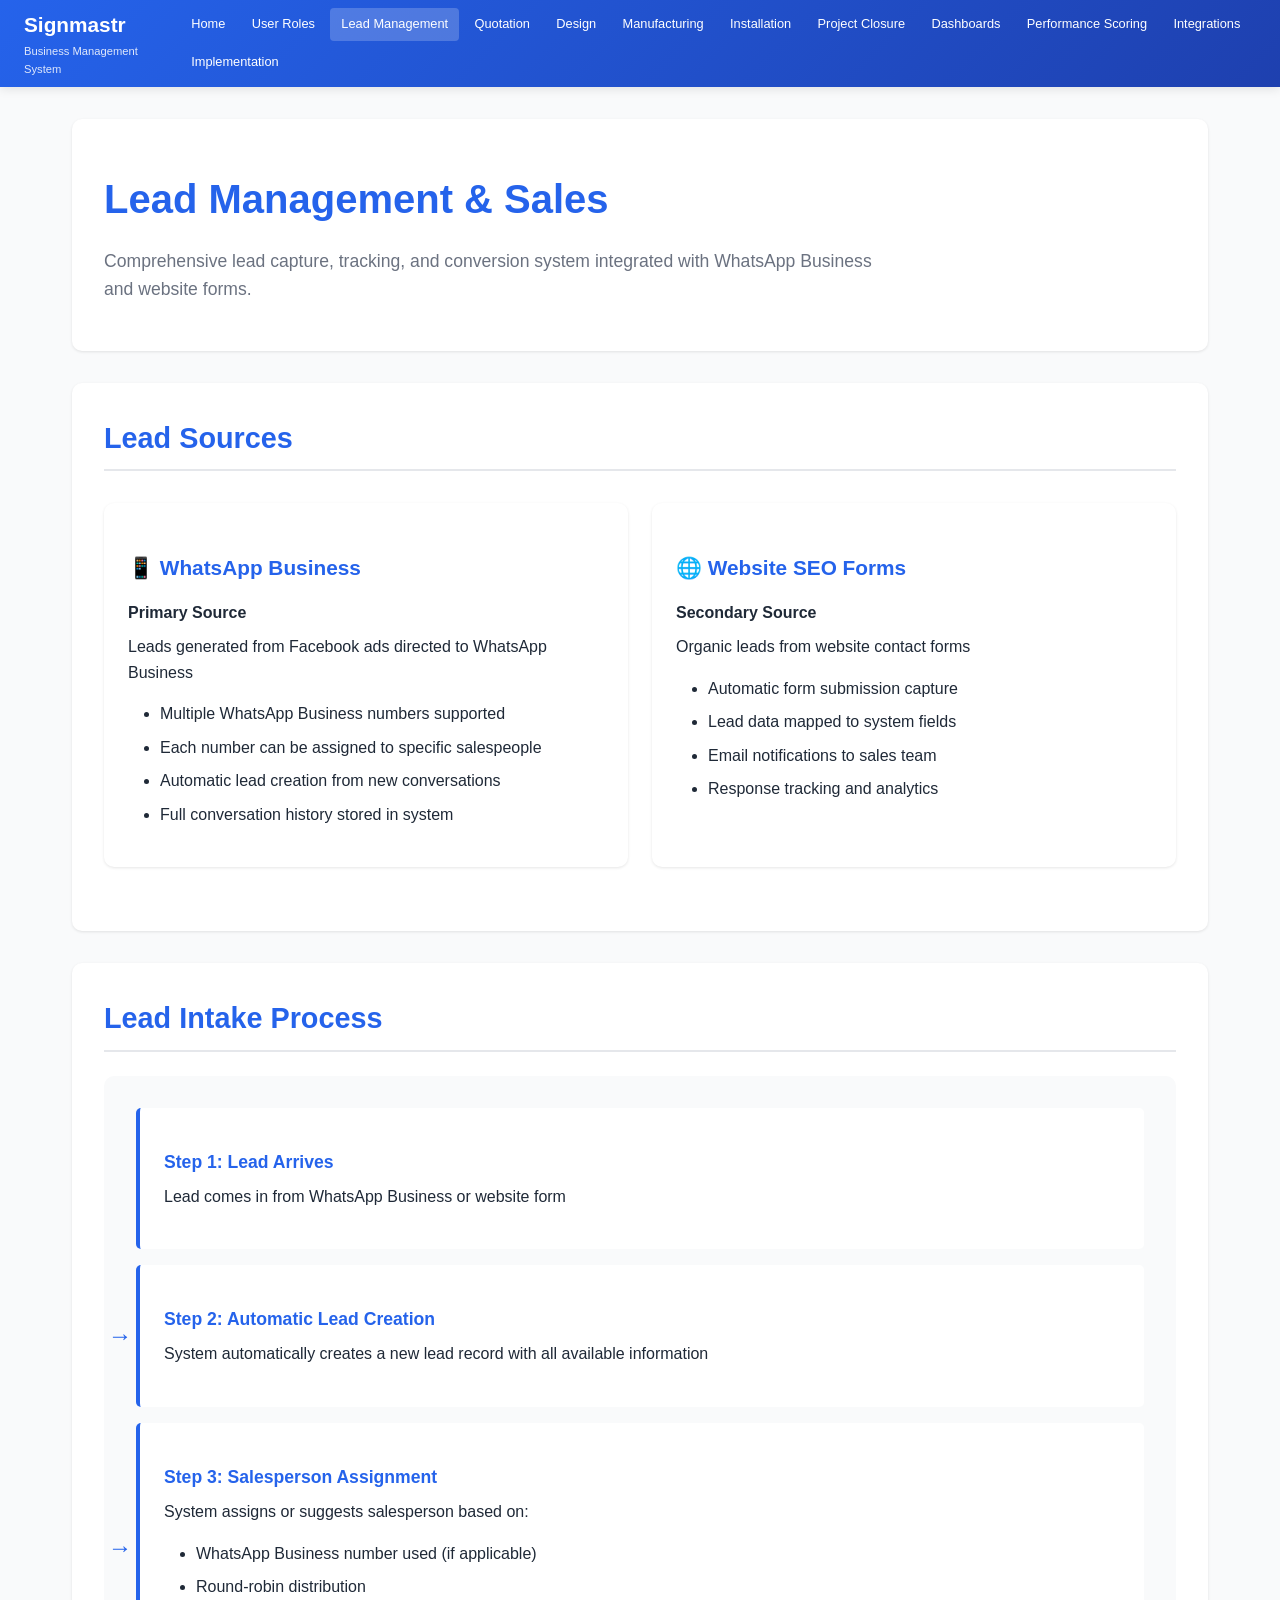
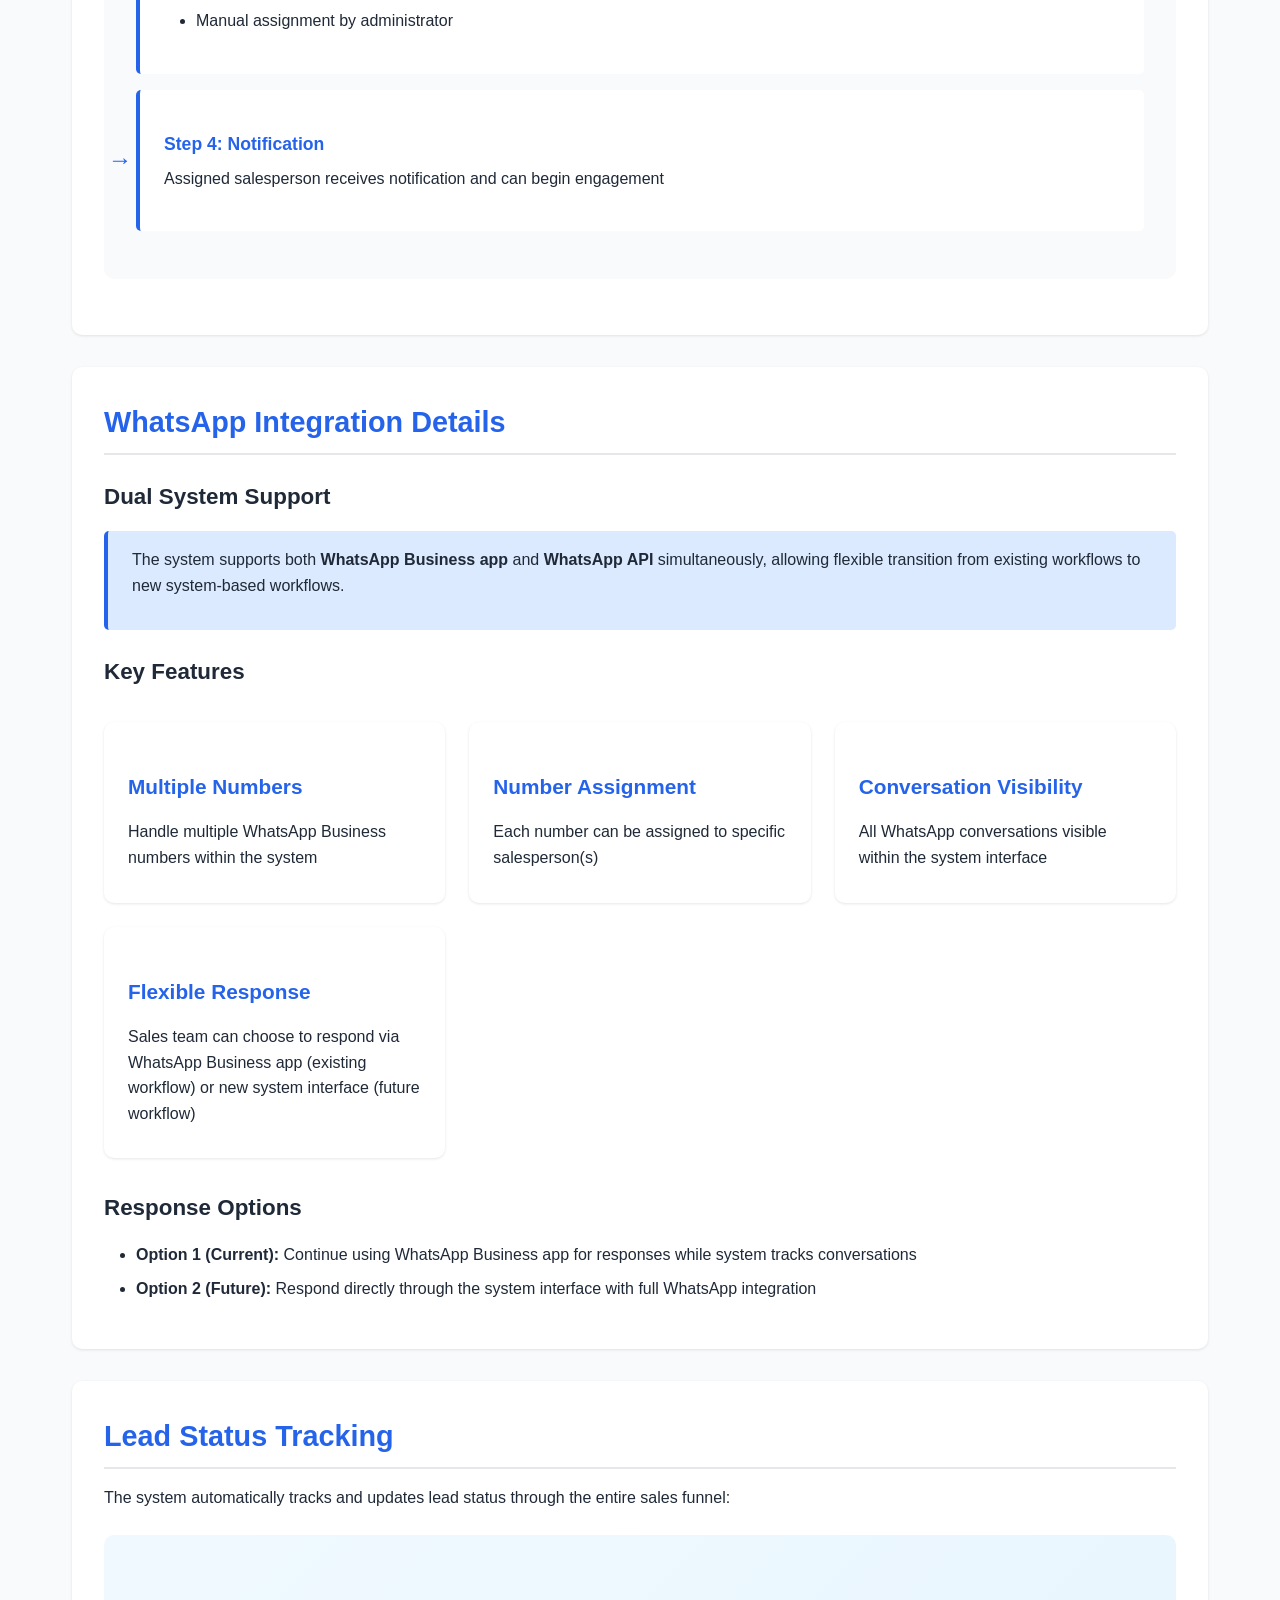
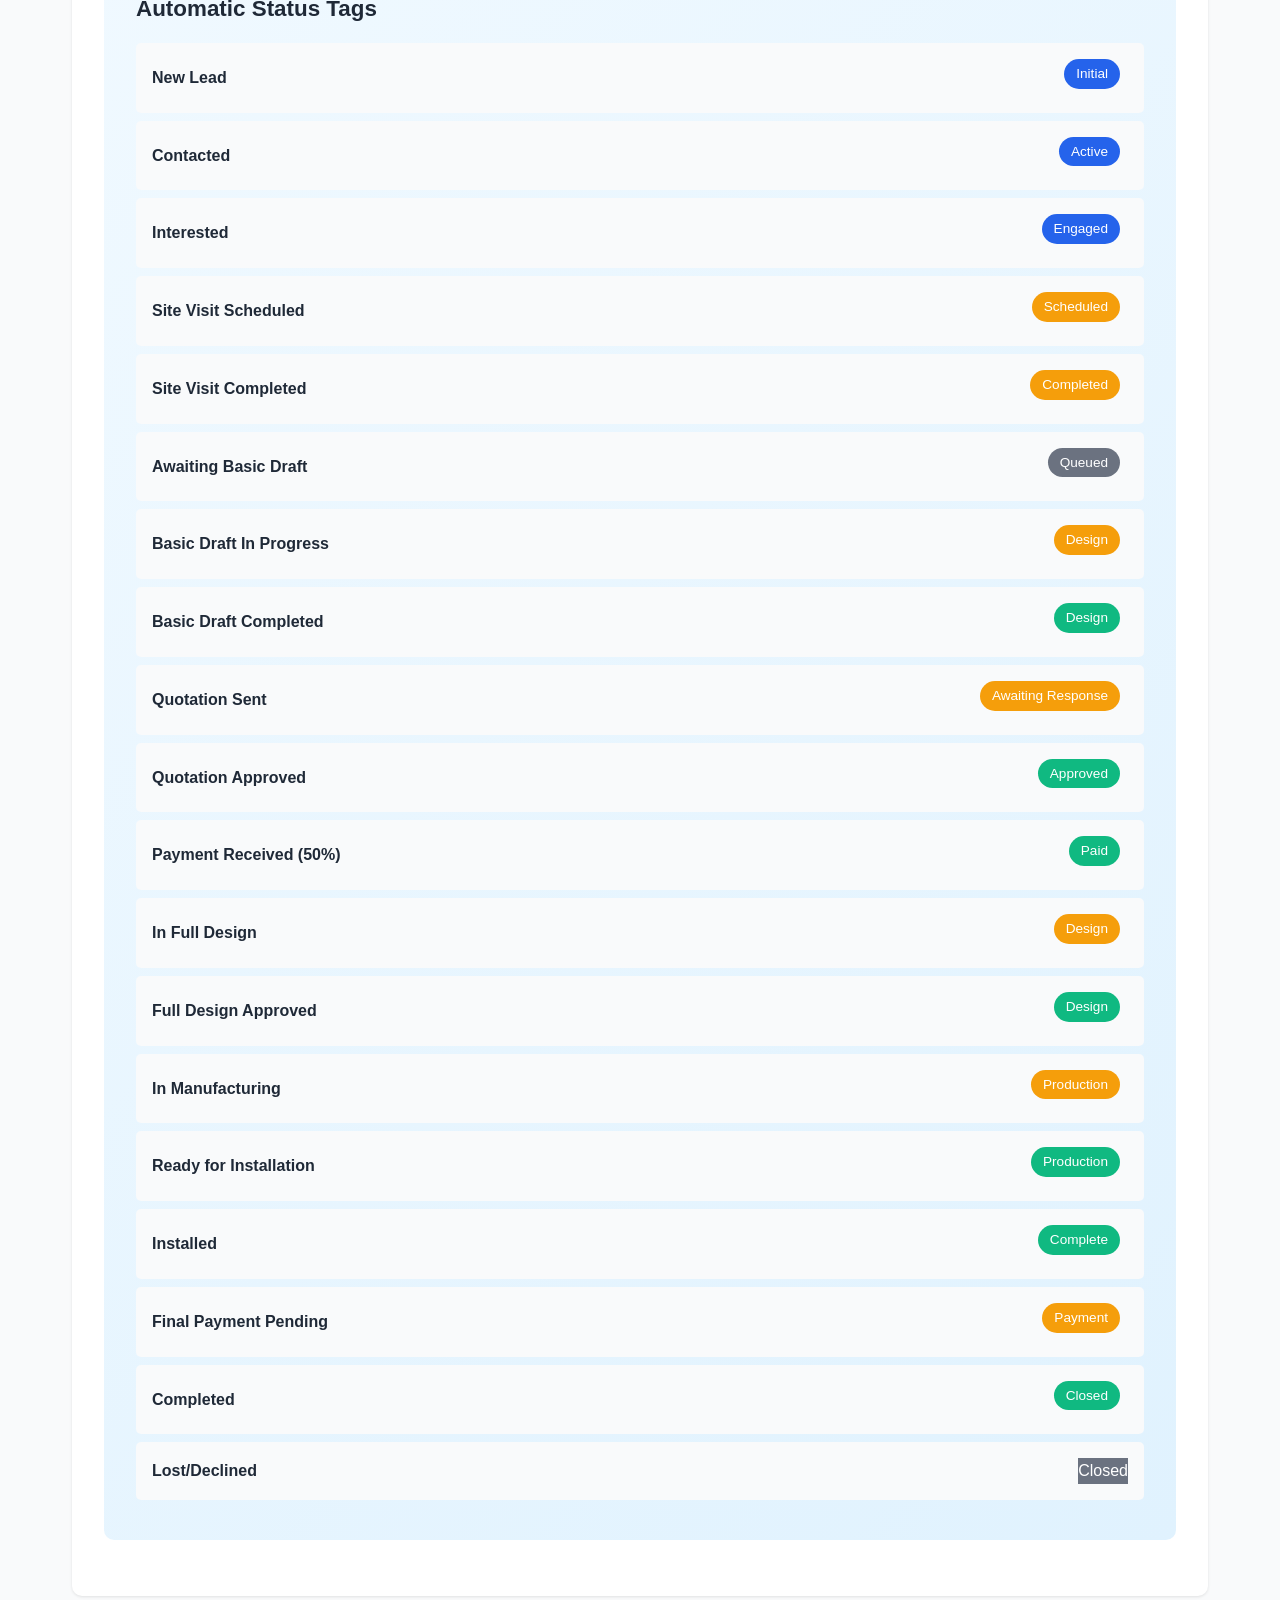
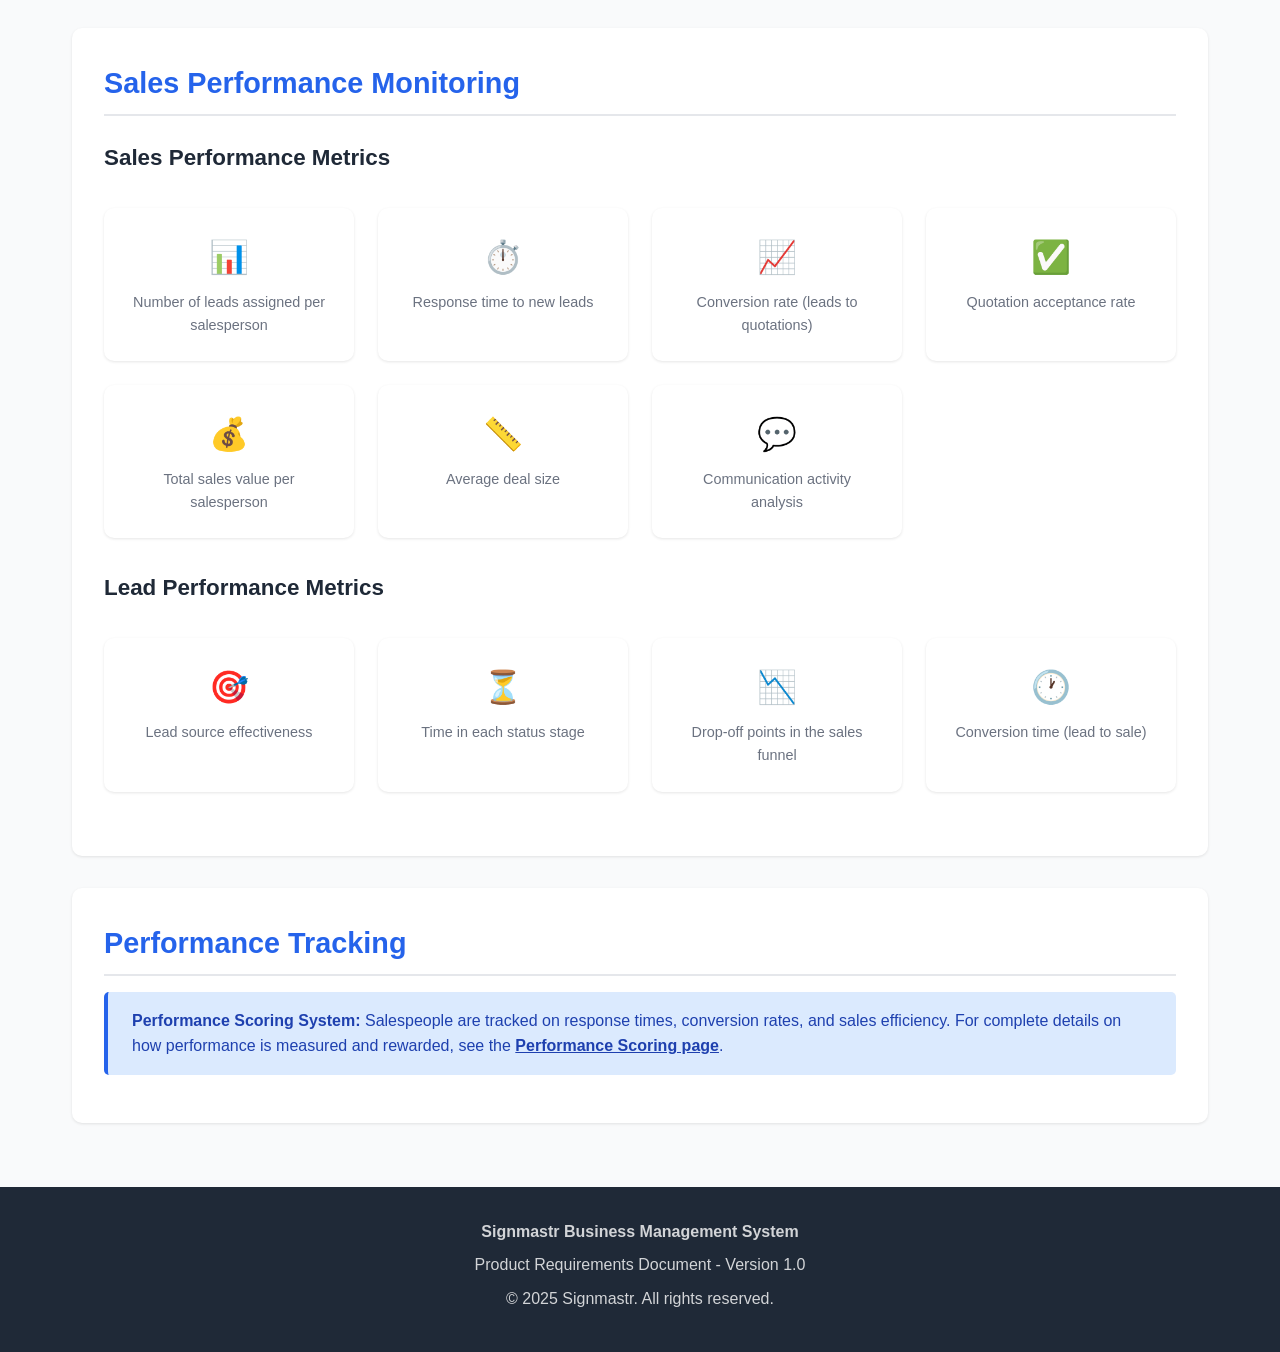
<file: lead-management.html>
<!DOCTYPE html>
<html lang="en">
<head>
    <meta charset="UTF-8">
    <meta name="viewport" content="width=device-width, initial-scale=1.0">
    <title>Lead Management & Sales - Signmastr Business Management System</title>
    <link rel="stylesheet" href="css/style.css">
</head>
<body>
    <header>
        <div class="header-container">
            <div class="logo">
                <h1>Signmastr</h1>
                <p>Business Management System</p>
            </div>
            <button class="menu-toggle" aria-label="Toggle menu">☰</button>
            <nav>
                <ul>
                    <li><a href="index.html">Home</a></li>
                    <li><a href="user-roles.html">User Roles</a></li>
                    <li><a href="lead-management.html">Lead Management</a></li>
                    <li><a href="quotation-process.html">Quotation</a></li>
                    <li><a href="design-phase.html">Design</a></li>
                    <li><a href="manufacturing.html">Manufacturing</a></li>
                    <li><a href="installation.html">Installation</a></li>
                    <li><a href="project-closure.html">Project Closure</a></li>
                    <li><a href="dashboards.html">Dashboards</a></li>
                    <li><a href="performance-scoring.html">Performance Scoring</a></li>
                    <li><a href="integrations.html">Integrations</a></li>
                    <li><a href="implementation.html">Implementation</a></li>
                </ul>
            </nav>
        </div>
    </header>

    <div class="container">
        <div class="page-header">
            <h1>Lead Management & Sales</h1>
            <p>Comprehensive lead capture, tracking, and conversion system integrated with WhatsApp Business and website forms.</p>
        </div>

        <div class="content-section">
            <h2>Lead Sources</h2>

            <div class="cards-grid">
                <div class="card">
                    <h3>📱 WhatsApp Business</h3>
                    <p><strong>Primary Source</strong></p>
                    <p>Leads generated from Facebook ads directed to WhatsApp Business</p>
                    <ul class="mt-2">
                        <li>Multiple WhatsApp Business numbers supported</li>
                        <li>Each number can be assigned to specific salespeople</li>
                        <li>Automatic lead creation from new conversations</li>
                        <li>Full conversation history stored in system</li>
                    </ul>
                </div>

                <div class="card">
                    <h3>🌐 Website SEO Forms</h3>
                    <p><strong>Secondary Source</strong></p>
                    <p>Organic leads from website contact forms</p>
                    <ul class="mt-2">
                        <li>Automatic form submission capture</li>
                        <li>Lead data mapped to system fields</li>
                        <li>Email notifications to sales team</li>
                        <li>Response tracking and analytics</li>
                    </ul>
                </div>
            </div>
        </div>

        <div class="content-section">
            <h2>Lead Intake Process</h2>

            <div class="process-flow">
                <div class="process-step">
                    <h4>Step 1: Lead Arrives</h4>
                    <p>Lead comes in from WhatsApp Business or website form</p>
                </div>

                <div class="process-step">
                    <h4>Step 2: Automatic Lead Creation</h4>
                    <p>System automatically creates a new lead record with all available information</p>
                </div>

                <div class="process-step">
                    <h4>Step 3: Salesperson Assignment</h4>
                    <p>System assigns or suggests salesperson based on:</p>
                    <ul>
                        <li>WhatsApp Business number used (if applicable)</li>
                        <li>Round-robin distribution</li>
                        <li>Manual assignment by administrator</li>
                    </ul>
                </div>

                <div class="process-step">
                    <h4>Step 4: Notification</h4>
                    <p>Assigned salesperson receives notification and can begin engagement</p>
                </div>
            </div>
        </div>

        <div class="content-section">
            <h2>WhatsApp Integration Details</h2>

            <h3>Dual System Support</h3>
            <div class="alert alert-info">
                <p>The system supports both <strong>WhatsApp Business app</strong> and <strong>WhatsApp API</strong> simultaneously, allowing flexible transition from existing workflows to new system-based workflows.</p>
            </div>

            <h3>Key Features</h3>
            <div class="cards-grid">
                <div class="card">
                    <h3>Multiple Numbers</h3>
                    <p>Handle multiple WhatsApp Business numbers within the system</p>
                </div>

                <div class="card">
                    <h3>Number Assignment</h3>
                    <p>Each number can be assigned to specific salesperson(s)</p>
                </div>

                <div class="card">
                    <h3>Conversation Visibility</h3>
                    <p>All WhatsApp conversations visible within the system interface</p>
                </div>

                <div class="card">
                    <h3>Flexible Response</h3>
                    <p>Sales team can choose to respond via WhatsApp Business app (existing workflow) or new system interface (future workflow)</p>
                </div>
            </div>

            <h3 class="mt-3">Response Options</h3>
            <ul>
                <li><strong>Option 1 (Current):</strong> Continue using WhatsApp Business app for responses while system tracks conversations</li>
                <li><strong>Option 2 (Future):</strong> Respond directly through the system interface with full WhatsApp integration</li>
            </ul>
        </div>

        <div class="content-section">
            <h2>Lead Status Tracking</h2>

            <p>The system automatically tracks and updates lead status through the entire sales funnel:</p>

            <div class="scoring-breakdown">
                <h3 class="mb-2">Automatic Status Tags</h3>

                <div class="bonus-tier">
                    <span class="tier-name">New Lead</span>
                    <span class="badge badge-primary">Initial</span>
                </div>

                <div class="bonus-tier">
                    <span class="tier-name">Contacted</span>
                    <span class="badge badge-primary">Active</span>
                </div>

                <div class="bonus-tier">
                    <span class="tier-name">Interested</span>
                    <span class="badge badge-primary">Engaged</span>
                </div>

                <div class="bonus-tier">
                    <span class="tier-name">Site Visit Scheduled</span>
                    <span class="badge badge-warning">Scheduled</span>
                </div>

                <div class="bonus-tier">
                    <span class="tier-name">Site Visit Completed</span>
                    <span class="badge badge-warning">Completed</span>
                </div>

                <div class="bonus-tier">
                    <span class="tier-name">Awaiting Basic Draft</span>
                    <span class="badge badge-secondary">Queued</span>
                </div>

                <div class="bonus-tier">
                    <span class="tier-name">Basic Draft In Progress</span>
                    <span class="badge badge-warning">Design</span>
                </div>

                <div class="bonus-tier">
                    <span class="tier-name">Basic Draft Completed</span>
                    <span class="badge badge-success">Design</span>
                </div>

                <div class="bonus-tier">
                    <span class="tier-name">Quotation Sent</span>
                    <span class="badge badge-warning">Awaiting Response</span>
                </div>

                <div class="bonus-tier">
                    <span class="tier-name">Quotation Approved</span>
                    <span class="badge badge-success">Approved</span>
                </div>

                <div class="bonus-tier">
                    <span class="tier-name">Payment Received (50%)</span>
                    <span class="badge badge-success">Paid</span>
                </div>

                <div class="bonus-tier">
                    <span class="tier-name">In Full Design</span>
                    <span class="badge badge-warning">Design</span>
                </div>

                <div class="bonus-tier">
                    <span class="tier-name">Full Design Approved</span>
                    <span class="badge badge-success">Design</span>
                </div>

                <div class="bonus-tier">
                    <span class="tier-name">In Manufacturing</span>
                    <span class="badge badge-warning">Production</span>
                </div>

                <div class="bonus-tier">
                    <span class="tier-name">Ready for Installation</span>
                    <span class="badge badge-success">Production</span>
                </div>

                <div class="bonus-tier">
                    <span class="tier-name">Installed</span>
                    <span class="badge badge-success">Complete</span>
                </div>

                <div class="bonus-tier">
                    <span class="tier-name">Final Payment Pending</span>
                    <span class="badge badge-warning">Payment</span>
                </div>

                <div class="bonus-tier">
                    <span class="tier-name">Completed</span>
                    <span class="badge badge-success">Closed</span>
                </div>

                <div class="bonus-tier">
                    <span class="tier-name">Lost/Declined</span>
                    <span class="badge-secondary">Closed</span>
                </div>
            </div>
        </div>

        <div class="content-section">
            <h2>Sales Performance Monitoring</h2>

            <h3>Sales Performance Metrics</h3>
            <div class="metrics-grid">
                <div class="metric-card">
                    <div class="metric-value">📊</div>
                    <div class="metric-label">Number of leads assigned per salesperson</div>
                </div>

                <div class="metric-card">
                    <div class="metric-value">⏱️</div>
                    <div class="metric-label">Response time to new leads</div>
                </div>

                <div class="metric-card">
                    <div class="metric-value">📈</div>
                    <div class="metric-label">Conversion rate (leads to quotations)</div>
                </div>

                <div class="metric-card">
                    <div class="metric-value">✅</div>
                    <div class="metric-label">Quotation acceptance rate</div>
                </div>

                <div class="metric-card">
                    <div class="metric-value">💰</div>
                    <div class="metric-label">Total sales value per salesperson</div>
                </div>

                <div class="metric-card">
                    <div class="metric-value">📏</div>
                    <div class="metric-label">Average deal size</div>
                </div>

                <div class="metric-card">
                    <div class="metric-value">💬</div>
                    <div class="metric-label">Communication activity analysis</div>
                </div>
            </div>

            <h3 class="mt-3">Lead Performance Metrics</h3>
            <div class="metrics-grid">
                <div class="metric-card">
                    <div class="metric-value">🎯</div>
                    <div class="metric-label">Lead source effectiveness</div>
                </div>

                <div class="metric-card">
                    <div class="metric-value">⏳</div>
                    <div class="metric-label">Time in each status stage</div>
                </div>

                <div class="metric-card">
                    <div class="metric-value">📉</div>
                    <div class="metric-label">Drop-off points in the sales funnel</div>
                </div>

                <div class="metric-card">
                    <div class="metric-value">🕐</div>
                    <div class="metric-label">Conversion time (lead to sale)</div>
                </div>
            </div>
        </div>

        <div class="content-section">
            <h2>Performance Tracking</h2>

            <div class="alert alert-info">
                <strong>Performance Scoring System:</strong> Salespeople are tracked on response times, conversion rates, and sales efficiency. For complete details on how performance is measured and rewarded, see the <a href="performance-scoring.html" style="color: var(--secondary-color); font-weight: 600;">Performance Scoring page</a>.
            </div>
        </div>
    </div>

    <footer>
        <div class="footer-container">
            <p><strong>Signmastr Business Management System</strong></p>
            <p>Product Requirements Document - Version 1.0</p>
            <p>© 2025 Signmastr. All rights reserved.</p>
        </div>
    </footer>

    <script src="js/main.js"></script>
</body>
</html>
</file>
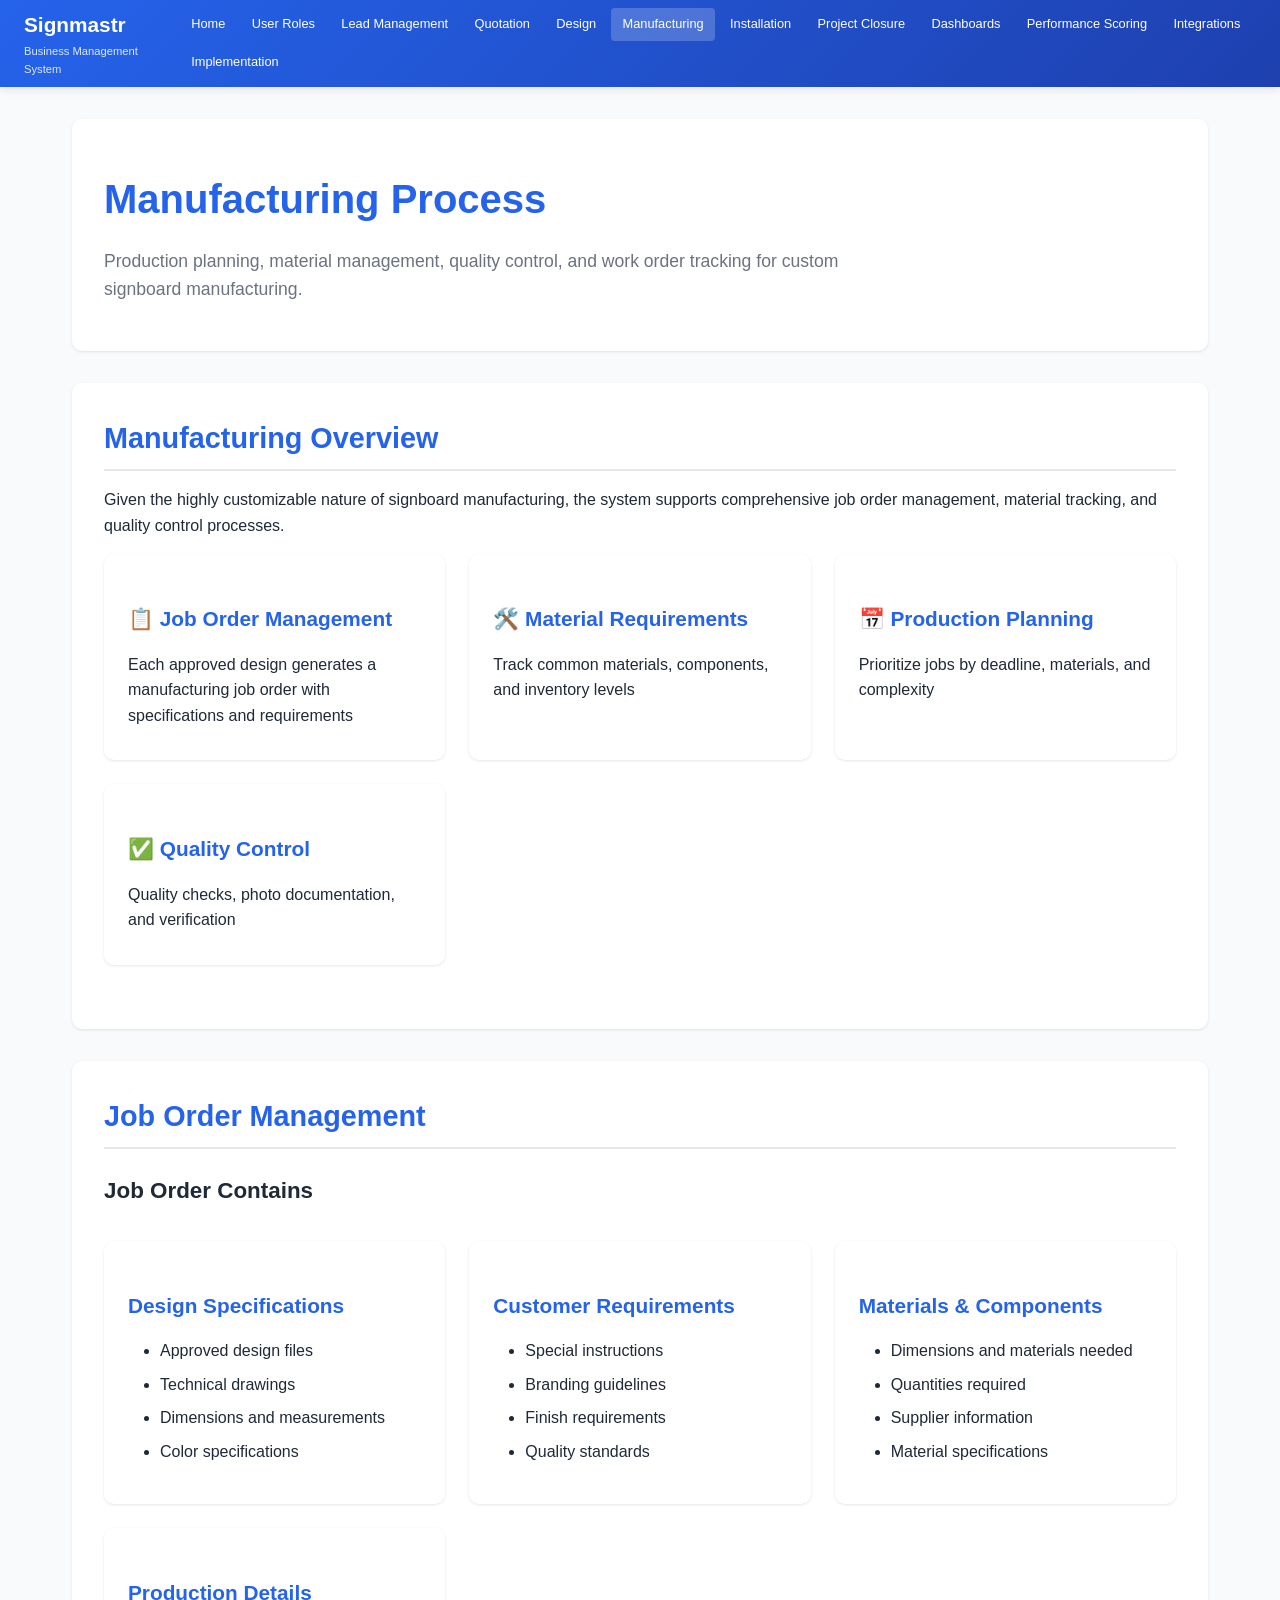
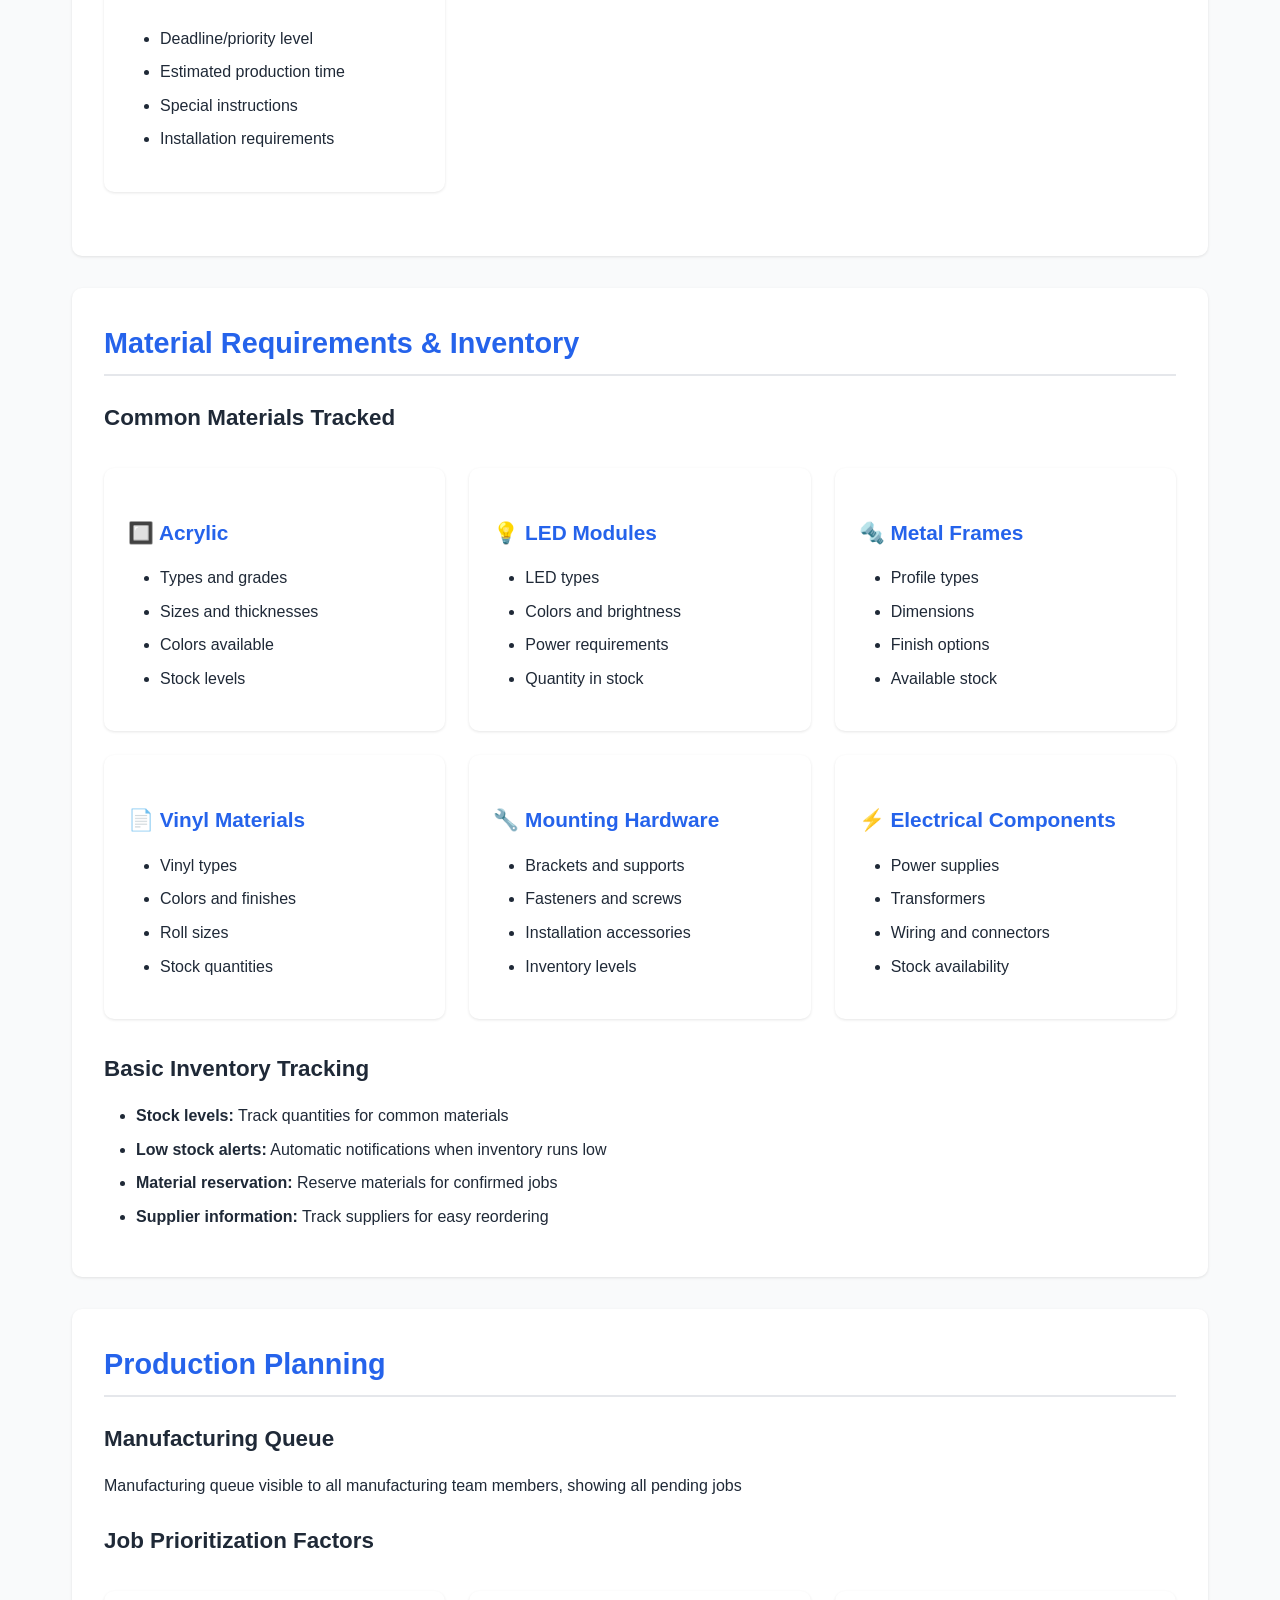
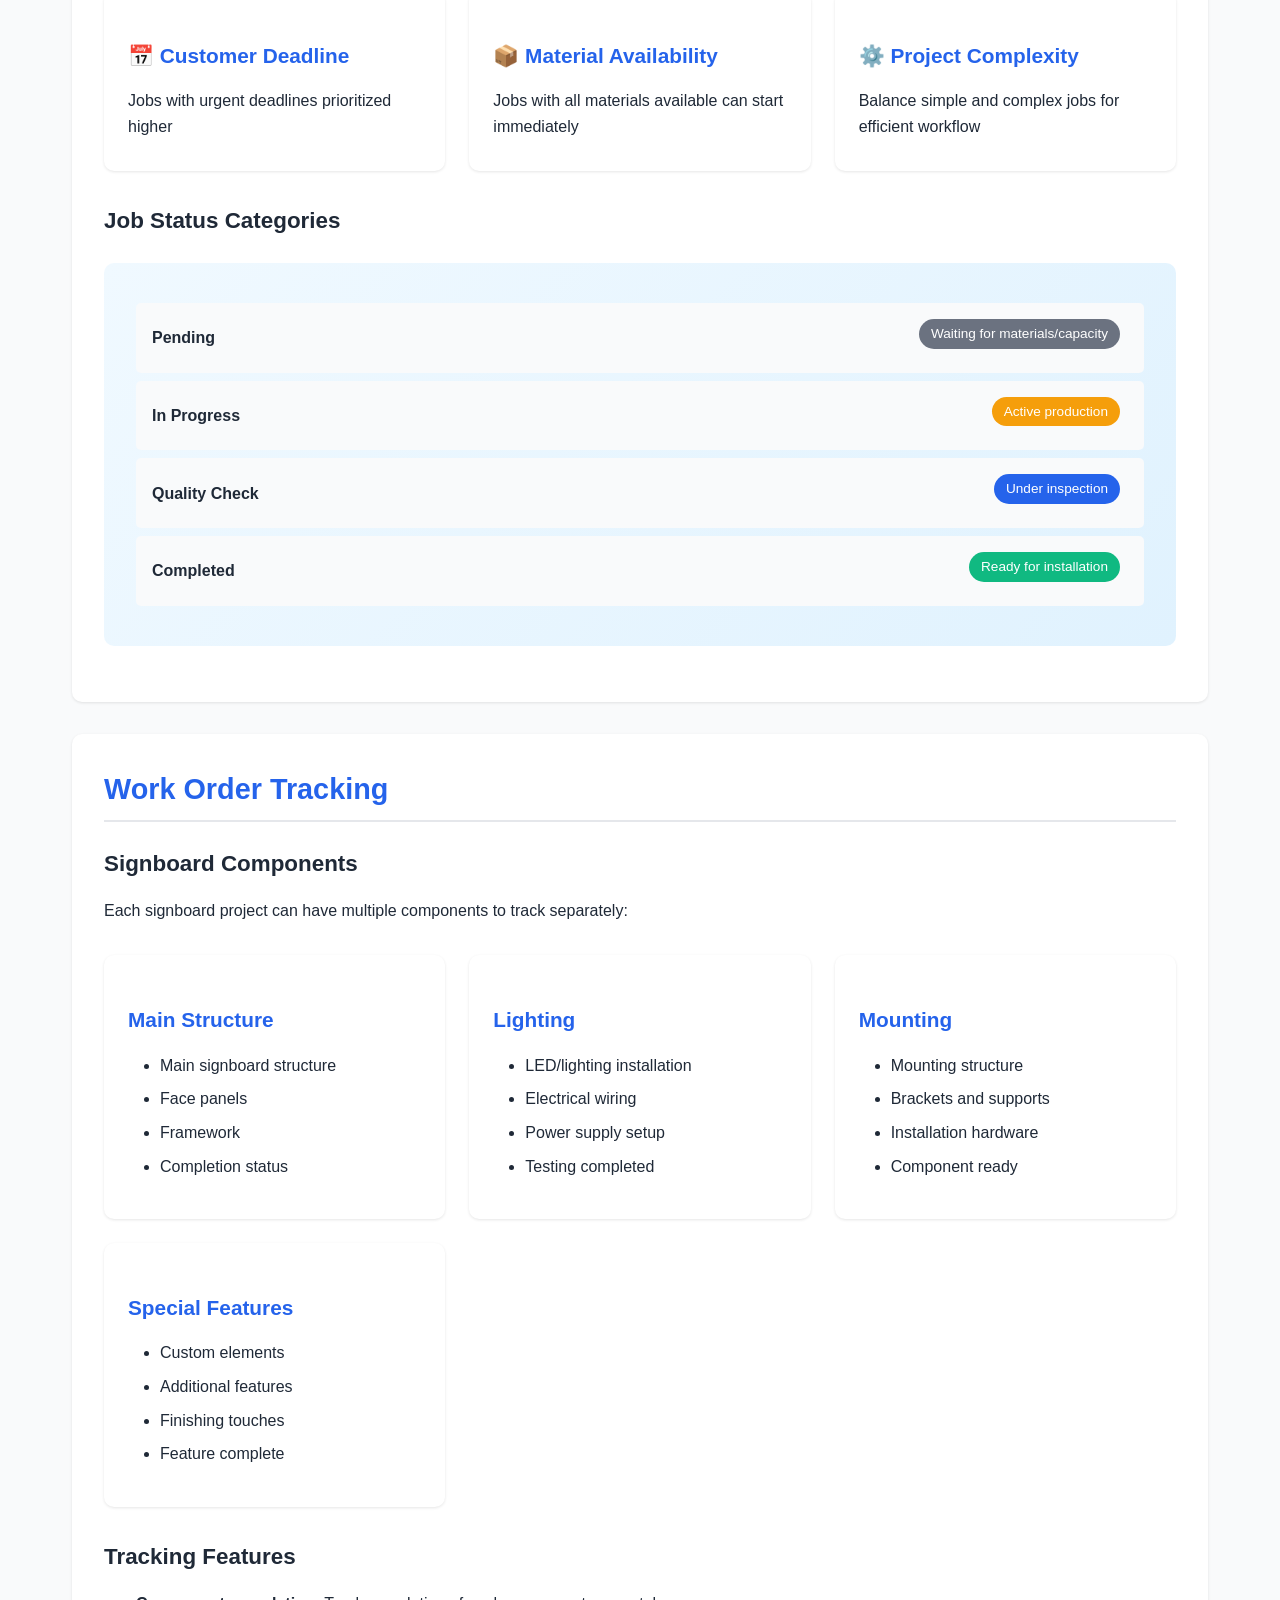
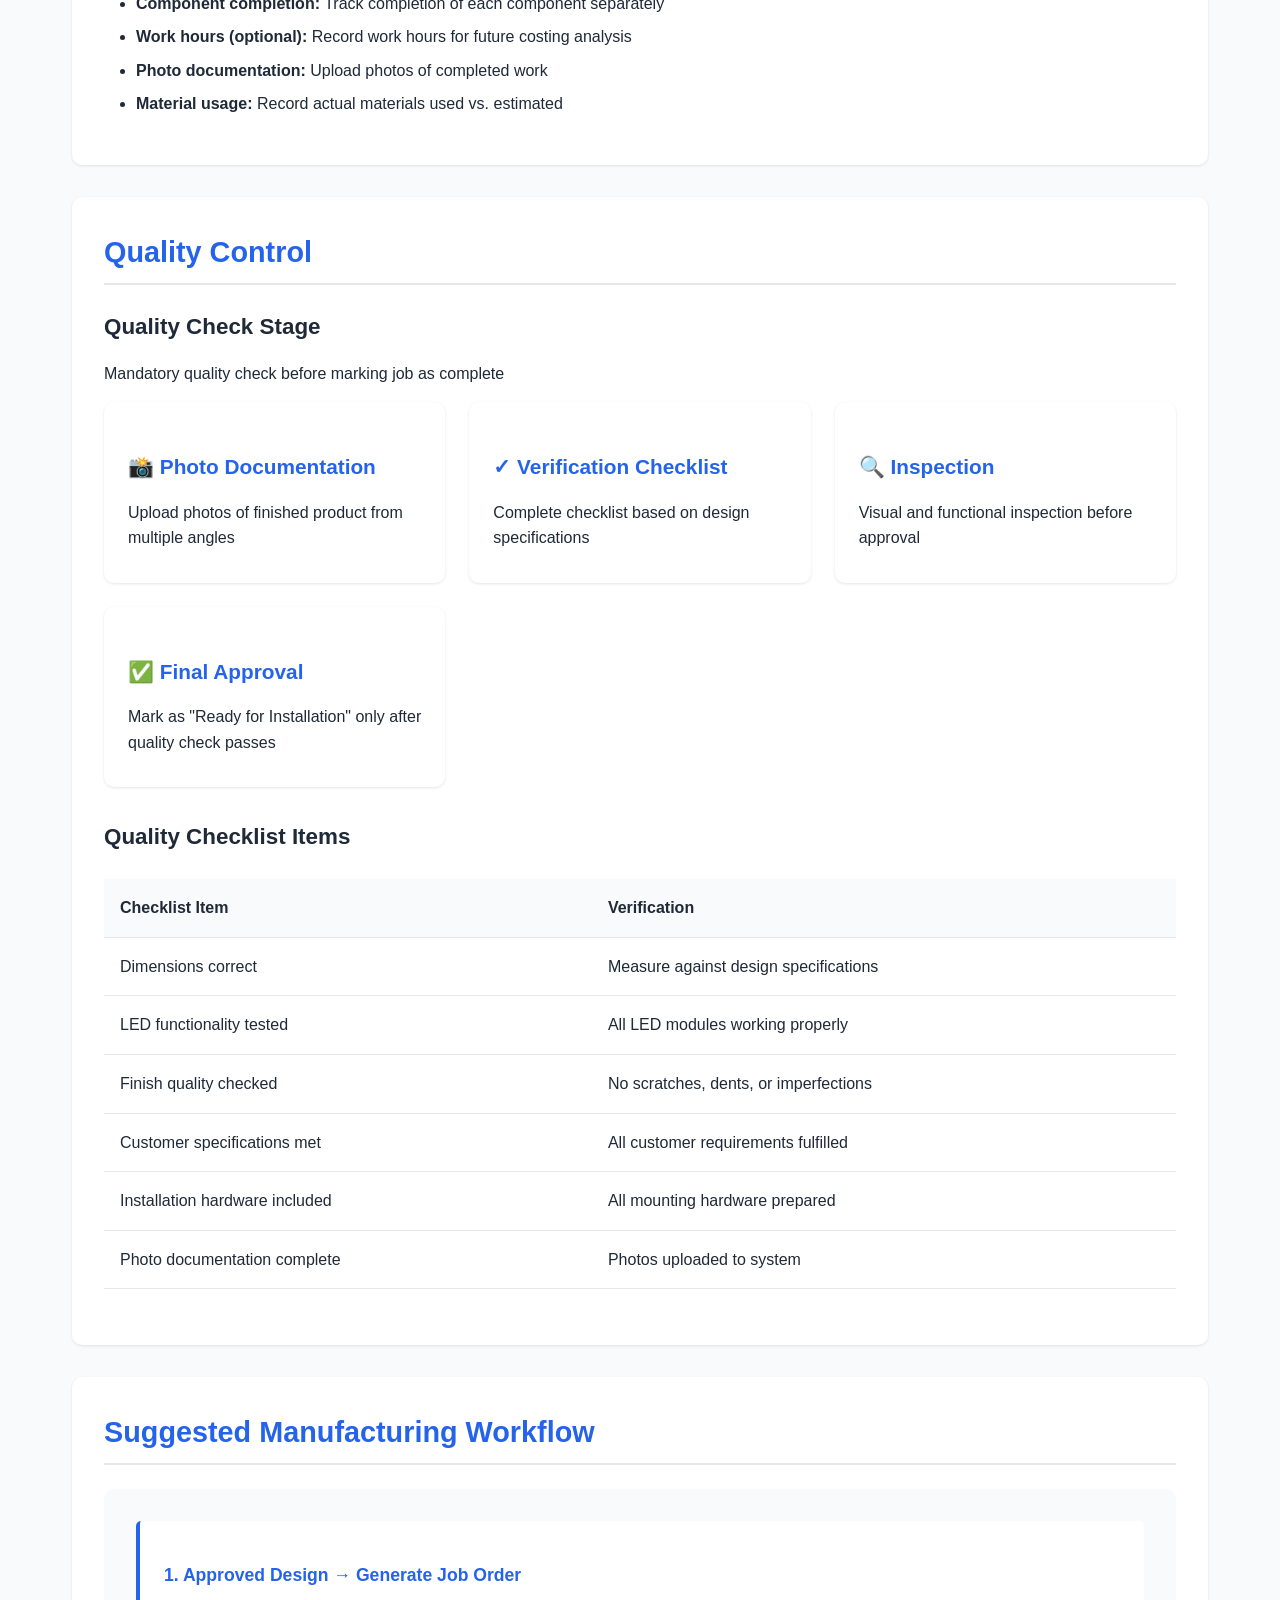
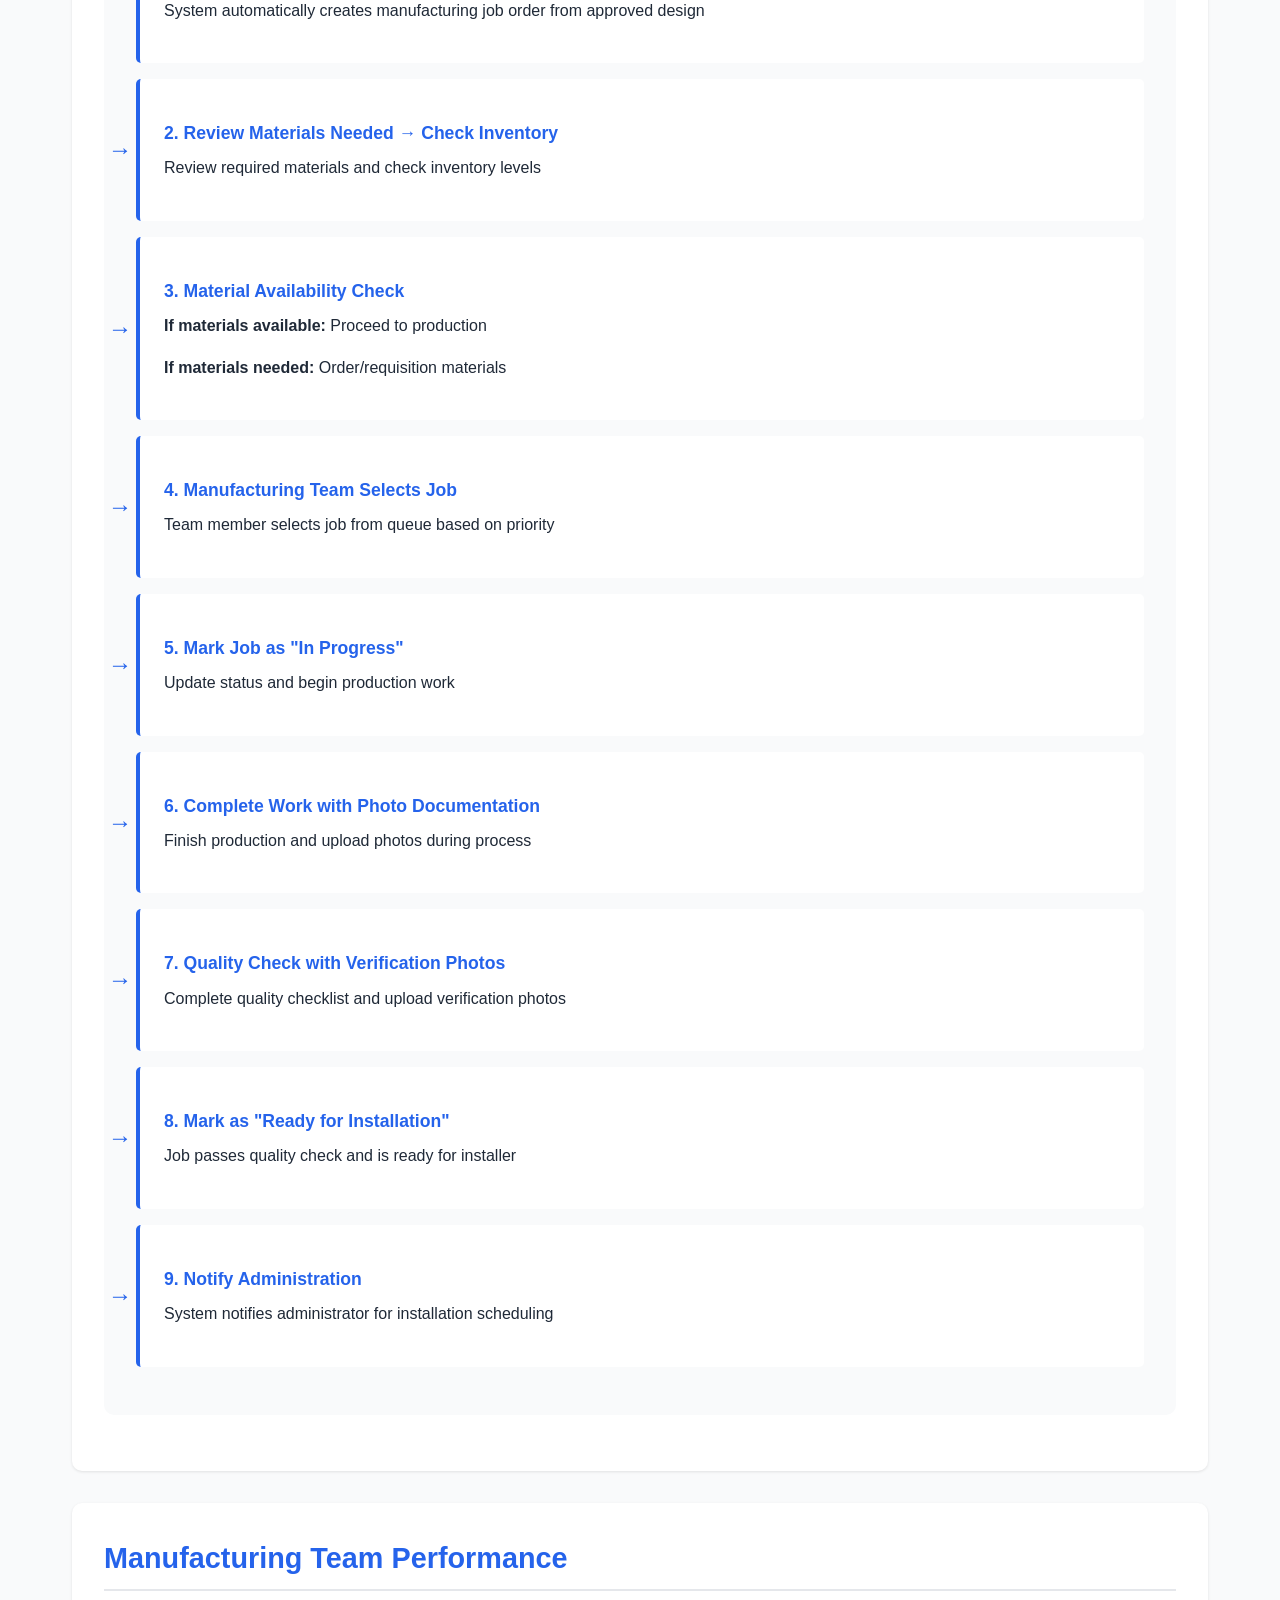
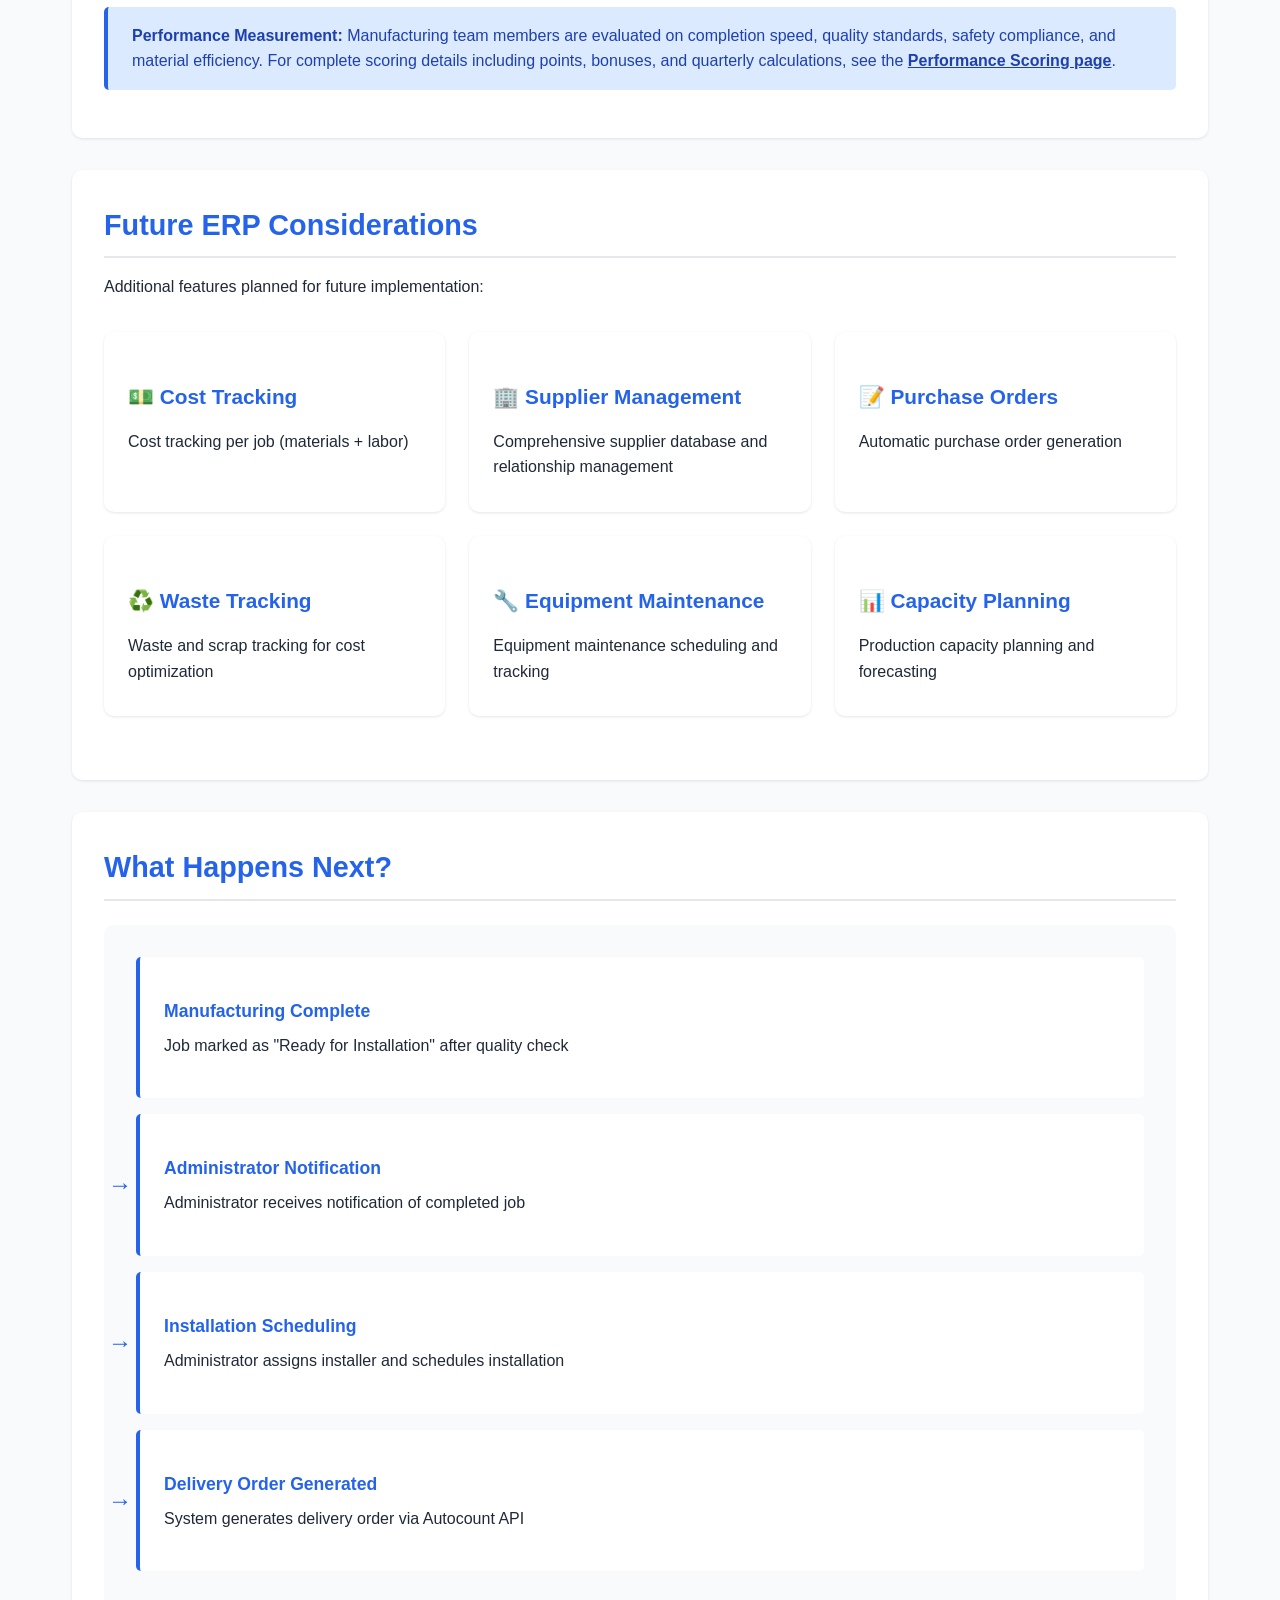
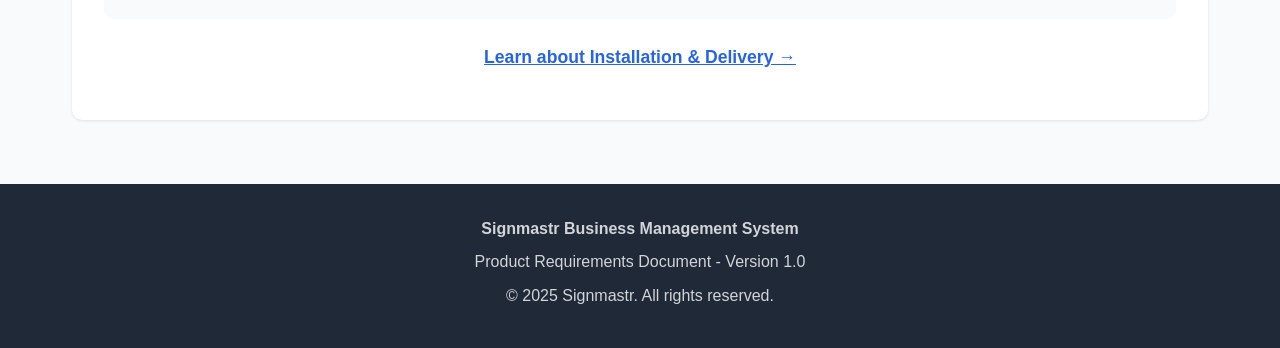
<file: manufacturing.html>
<!DOCTYPE html>
<html lang="en">
<head>
    <meta charset="UTF-8">
    <meta name="viewport" content="width=device-width, initial-scale=1.0">
    <title>Manufacturing Process - Signmastr Business Management System</title>
    <link rel="stylesheet" href="css/style.css">
</head>
<body>
    <header>
        <div class="header-container">
            <div class="logo">
                <h1>Signmastr</h1>
                <p>Business Management System</p>
            </div>
            <button class="menu-toggle" aria-label="Toggle menu">☰</button>
            <nav>
                <ul>
                    <li><a href="index.html">Home</a></li>
                    <li><a href="user-roles.html">User Roles</a></li>
                    <li><a href="lead-management.html">Lead Management</a></li>
                    <li><a href="quotation-process.html">Quotation</a></li>
                    <li><a href="design-phase.html">Design</a></li>
                    <li><a href="manufacturing.html">Manufacturing</a></li>
                    <li><a href="installation.html">Installation</a></li>
                    <li><a href="project-closure.html">Project Closure</a></li>
                    <li><a href="dashboards.html">Dashboards</a></li>
                    <li><a href="performance-scoring.html">Performance Scoring</a></li>
                    <li><a href="integrations.html">Integrations</a></li>
                    <li><a href="implementation.html">Implementation</a></li>
                </ul>
            </nav>
        </div>
    </header>

    <div class="container">
        <div class="page-header">
            <h1>Manufacturing Process</h1>
            <p>Production planning, material management, quality control, and work order tracking for custom signboard manufacturing.</p>
        </div>

        <div class="content-section">
            <h2>Manufacturing Overview</h2>

            <p>Given the highly customizable nature of signboard manufacturing, the system supports comprehensive job order management, material tracking, and quality control processes.</p>

            <div class="cards-grid mt-2">
                <div class="card">
                    <h3>📋 Job Order Management</h3>
                    <p>Each approved design generates a manufacturing job order with specifications and requirements</p>
                </div>

                <div class="card">
                    <h3>🛠️ Material Requirements</h3>
                    <p>Track common materials, components, and inventory levels</p>
                </div>

                <div class="card">
                    <h3>📅 Production Planning</h3>
                    <p>Prioritize jobs by deadline, materials, and complexity</p>
                </div>

                <div class="card">
                    <h3>✅ Quality Control</h3>
                    <p>Quality checks, photo documentation, and verification</p>
                </div>
            </div>
        </div>

        <div class="content-section">
            <h2>Job Order Management</h2>

            <h3>Job Order Contains</h3>
            <div class="cards-grid">
                <div class="card">
                    <h3>Design Specifications</h3>
                    <ul>
                        <li>Approved design files</li>
                        <li>Technical drawings</li>
                        <li>Dimensions and measurements</li>
                        <li>Color specifications</li>
                    </ul>
                </div>

                <div class="card">
                    <h3>Customer Requirements</h3>
                    <ul>
                        <li>Special instructions</li>
                        <li>Branding guidelines</li>
                        <li>Finish requirements</li>
                        <li>Quality standards</li>
                    </ul>
                </div>

                <div class="card">
                    <h3>Materials & Components</h3>
                    <ul>
                        <li>Dimensions and materials needed</li>
                        <li>Quantities required</li>
                        <li>Supplier information</li>
                        <li>Material specifications</li>
                    </ul>
                </div>

                <div class="card">
                    <h3>Production Details</h3>
                    <ul>
                        <li>Deadline/priority level</li>
                        <li>Estimated production time</li>
                        <li>Special instructions</li>
                        <li>Installation requirements</li>
                    </ul>
                </div>
            </div>
        </div>

        <div class="content-section">
            <h2>Material Requirements & Inventory</h2>

            <h3>Common Materials Tracked</h3>
            <div class="cards-grid">
                <div class="card">
                    <h3>🔲 Acrylic</h3>
                    <ul>
                        <li>Types and grades</li>
                        <li>Sizes and thicknesses</li>
                        <li>Colors available</li>
                        <li>Stock levels</li>
                    </ul>
                </div>

                <div class="card">
                    <h3>💡 LED Modules</h3>
                    <ul>
                        <li>LED types</li>
                        <li>Colors and brightness</li>
                        <li>Power requirements</li>
                        <li>Quantity in stock</li>
                    </ul>
                </div>

                <div class="card">
                    <h3>🔩 Metal Frames</h3>
                    <ul>
                        <li>Profile types</li>
                        <li>Dimensions</li>
                        <li>Finish options</li>
                        <li>Available stock</li>
                    </ul>
                </div>

                <div class="card">
                    <h3>📄 Vinyl Materials</h3>
                    <ul>
                        <li>Vinyl types</li>
                        <li>Colors and finishes</li>
                        <li>Roll sizes</li>
                        <li>Stock quantities</li>
                    </ul>
                </div>

                <div class="card">
                    <h3>🔧 Mounting Hardware</h3>
                    <ul>
                        <li>Brackets and supports</li>
                        <li>Fasteners and screws</li>
                        <li>Installation accessories</li>
                        <li>Inventory levels</li>
                    </ul>
                </div>

                <div class="card">
                    <h3>⚡ Electrical Components</h3>
                    <ul>
                        <li>Power supplies</li>
                        <li>Transformers</li>
                        <li>Wiring and connectors</li>
                        <li>Stock availability</li>
                    </ul>
                </div>
            </div>

            <h3 class="mt-3">Basic Inventory Tracking</h3>
            <ul>
                <li><strong>Stock levels:</strong> Track quantities for common materials</li>
                <li><strong>Low stock alerts:</strong> Automatic notifications when inventory runs low</li>
                <li><strong>Material reservation:</strong> Reserve materials for confirmed jobs</li>
                <li><strong>Supplier information:</strong> Track suppliers for easy reordering</li>
            </ul>
        </div>

        <div class="content-section">
            <h2>Production Planning</h2>

            <h3>Manufacturing Queue</h3>
            <p>Manufacturing queue visible to all manufacturing team members, showing all pending jobs</p>

            <h3>Job Prioritization Factors</h3>
            <div class="cards-grid">
                <div class="card">
                    <h3>📅 Customer Deadline</h3>
                    <p>Jobs with urgent deadlines prioritized higher</p>
                </div>

                <div class="card">
                    <h3>📦 Material Availability</h3>
                    <p>Jobs with all materials available can start immediately</p>
                </div>

                <div class="card">
                    <h3>⚙️ Project Complexity</h3>
                    <p>Balance simple and complex jobs for efficient workflow</p>
                </div>
            </div>

            <h3 class="mt-3">Job Status Categories</h3>
            <div class="scoring-breakdown">
                <div class="bonus-tier">
                    <span class="tier-name">Pending</span>
                    <span class="badge badge-secondary">Waiting for materials/capacity</span>
                </div>

                <div class="bonus-tier">
                    <span class="tier-name">In Progress</span>
                    <span class="badge badge-warning">Active production</span>
                </div>

                <div class="bonus-tier">
                    <span class="tier-name">Quality Check</span>
                    <span class="badge badge-primary">Under inspection</span>
                </div>

                <div class="bonus-tier">
                    <span class="tier-name">Completed</span>
                    <span class="badge badge-success">Ready for installation</span>
                </div>
            </div>
        </div>

        <div class="content-section">
            <h2>Work Order Tracking</h2>

            <h3>Signboard Components</h3>
            <p>Each signboard project can have multiple components to track separately:</p>

            <div class="cards-grid">
                <div class="card">
                    <h3>Main Structure</h3>
                    <ul>
                        <li>Main signboard structure</li>
                        <li>Face panels</li>
                        <li>Framework</li>
                        <li>Completion status</li>
                    </ul>
                </div>

                <div class="card">
                    <h3>Lighting</h3>
                    <ul>
                        <li>LED/lighting installation</li>
                        <li>Electrical wiring</li>
                        <li>Power supply setup</li>
                        <li>Testing completed</li>
                    </ul>
                </div>

                <div class="card">
                    <h3>Mounting</h3>
                    <ul>
                        <li>Mounting structure</li>
                        <li>Brackets and supports</li>
                        <li>Installation hardware</li>
                        <li>Component ready</li>
                    </ul>
                </div>

                <div class="card">
                    <h3>Special Features</h3>
                    <ul>
                        <li>Custom elements</li>
                        <li>Additional features</li>
                        <li>Finishing touches</li>
                        <li>Feature complete</li>
                    </ul>
                </div>
            </div>

            <h3 class="mt-3">Tracking Features</h3>
            <ul>
                <li><strong>Component completion:</strong> Track completion of each component separately</li>
                <li><strong>Work hours (optional):</strong> Record work hours for future costing analysis</li>
                <li><strong>Photo documentation:</strong> Upload photos of completed work</li>
                <li><strong>Material usage:</strong> Record actual materials used vs. estimated</li>
            </ul>
        </div>

        <div class="content-section">
            <h2>Quality Control</h2>

            <h3>Quality Check Stage</h3>
            <p>Mandatory quality check before marking job as complete</p>

            <div class="cards-grid mt-2">
                <div class="card">
                    <h3>📸 Photo Documentation</h3>
                    <p>Upload photos of finished product from multiple angles</p>
                </div>

                <div class="card">
                    <h3>✓ Verification Checklist</h3>
                    <p>Complete checklist based on design specifications</p>
                </div>

                <div class="card">
                    <h3>🔍 Inspection</h3>
                    <p>Visual and functional inspection before approval</p>
                </div>

                <div class="card">
                    <h3>✅ Final Approval</h3>
                    <p>Mark as "Ready for Installation" only after quality check passes</p>
                </div>
            </div>

            <h3 class="mt-3">Quality Checklist Items</h3>
            <table>
                <thead>
                    <tr>
                        <th>Checklist Item</th>
                        <th>Verification</th>
                    </tr>
                </thead>
                <tbody>
                    <tr>
                        <td>Dimensions correct</td>
                        <td>Measure against design specifications</td>
                    </tr>
                    <tr>
                        <td>LED functionality tested</td>
                        <td>All LED modules working properly</td>
                    </tr>
                    <tr>
                        <td>Finish quality checked</td>
                        <td>No scratches, dents, or imperfections</td>
                    </tr>
                    <tr>
                        <td>Customer specifications met</td>
                        <td>All customer requirements fulfilled</td>
                    </tr>
                    <tr>
                        <td>Installation hardware included</td>
                        <td>All mounting hardware prepared</td>
                    </tr>
                    <tr>
                        <td>Photo documentation complete</td>
                        <td>Photos uploaded to system</td>
                    </tr>
                </tbody>
            </table>
        </div>

        <div class="content-section">
            <h2>Suggested Manufacturing Workflow</h2>

            <div class="process-flow">
                <div class="process-step">
                    <h4>1. Approved Design → Generate Job Order</h4>
                    <p>System automatically creates manufacturing job order from approved design</p>
                </div>

                <div class="process-step">
                    <h4>2. Review Materials Needed → Check Inventory</h4>
                    <p>Review required materials and check inventory levels</p>
                </div>

                <div class="process-step">
                    <h4>3. Material Availability Check</h4>
                    <p><strong>If materials available:</strong> Proceed to production</p>
                    <p><strong>If materials needed:</strong> Order/requisition materials</p>
                </div>

                <div class="process-step">
                    <h4>4. Manufacturing Team Selects Job</h4>
                    <p>Team member selects job from queue based on priority</p>
                </div>

                <div class="process-step">
                    <h4>5. Mark Job as "In Progress"</h4>
                    <p>Update status and begin production work</p>
                </div>

                <div class="process-step">
                    <h4>6. Complete Work with Photo Documentation</h4>
                    <p>Finish production and upload photos during process</p>
                </div>

                <div class="process-step">
                    <h4>7. Quality Check with Verification Photos</h4>
                    <p>Complete quality checklist and upload verification photos</p>
                </div>

                <div class="process-step">
                    <h4>8. Mark as "Ready for Installation"</h4>
                    <p>Job passes quality check and is ready for installer</p>
                </div>

                <div class="process-step">
                    <h4>9. Notify Administration</h4>
                    <p>System notifies administrator for installation scheduling</p>
                </div>
            </div>
        </div>

        <div class="content-section">
            <h2>Manufacturing Team Performance</h2>

            <div class="alert alert-info">
                <strong>Performance Measurement:</strong> Manufacturing team members are evaluated on completion speed, quality standards, safety compliance, and material efficiency. For complete scoring details including points, bonuses, and quarterly calculations, see the <a href="performance-scoring.html" style="color: var(--secondary-color); font-weight: 600;">Performance Scoring page</a>.
            </div>
        </div>

        <div class="content-section">
            <h2>Future ERP Considerations</h2>

            <p>Additional features planned for future implementation:</p>

            <div class="cards-grid">
                <div class="card">
                    <h3>💵 Cost Tracking</h3>
                    <p>Cost tracking per job (materials + labor)</p>
                </div>

                <div class="card">
                    <h3>🏢 Supplier Management</h3>
                    <p>Comprehensive supplier database and relationship management</p>
                </div>

                <div class="card">
                    <h3>📝 Purchase Orders</h3>
                    <p>Automatic purchase order generation</p>
                </div>

                <div class="card">
                    <h3>♻️ Waste Tracking</h3>
                    <p>Waste and scrap tracking for cost optimization</p>
                </div>

                <div class="card">
                    <h3>🔧 Equipment Maintenance</h3>
                    <p>Equipment maintenance scheduling and tracking</p>
                </div>

                <div class="card">
                    <h3>📊 Capacity Planning</h3>
                    <p>Production capacity planning and forecasting</p>
                </div>
            </div>
        </div>

        <div class="content-section">
            <h2>What Happens Next?</h2>

            <div class="process-flow">
                <div class="process-step">
                    <h4>Manufacturing Complete</h4>
                    <p>Job marked as "Ready for Installation" after quality check</p>
                </div>

                <div class="process-step">
                    <h4>Administrator Notification</h4>
                    <p>Administrator receives notification of completed job</p>
                </div>

                <div class="process-step">
                    <h4>Installation Scheduling</h4>
                    <p>Administrator assigns installer and schedules installation</p>
                </div>

                <div class="process-step">
                    <h4>Delivery Order Generated</h4>
                    <p>System generates delivery order via Autocount API</p>
                </div>
            </div>

            <p class="text-center mt-3">
                <a href="installation.html" style="color: var(--primary-color); font-weight: 600; font-size: 1.1rem;">
                    Learn about Installation & Delivery →
                </a>
            </p>
        </div>
    </div>

    <footer>
        <div class="footer-container">
            <p><strong>Signmastr Business Management System</strong></p>
            <p>Product Requirements Document - Version 1.0</p>
            <p>© 2025 Signmastr. All rights reserved.</p>
        </div>
    </footer>

    <script src="js/main.js"></script>
</body>
</html>
</file>
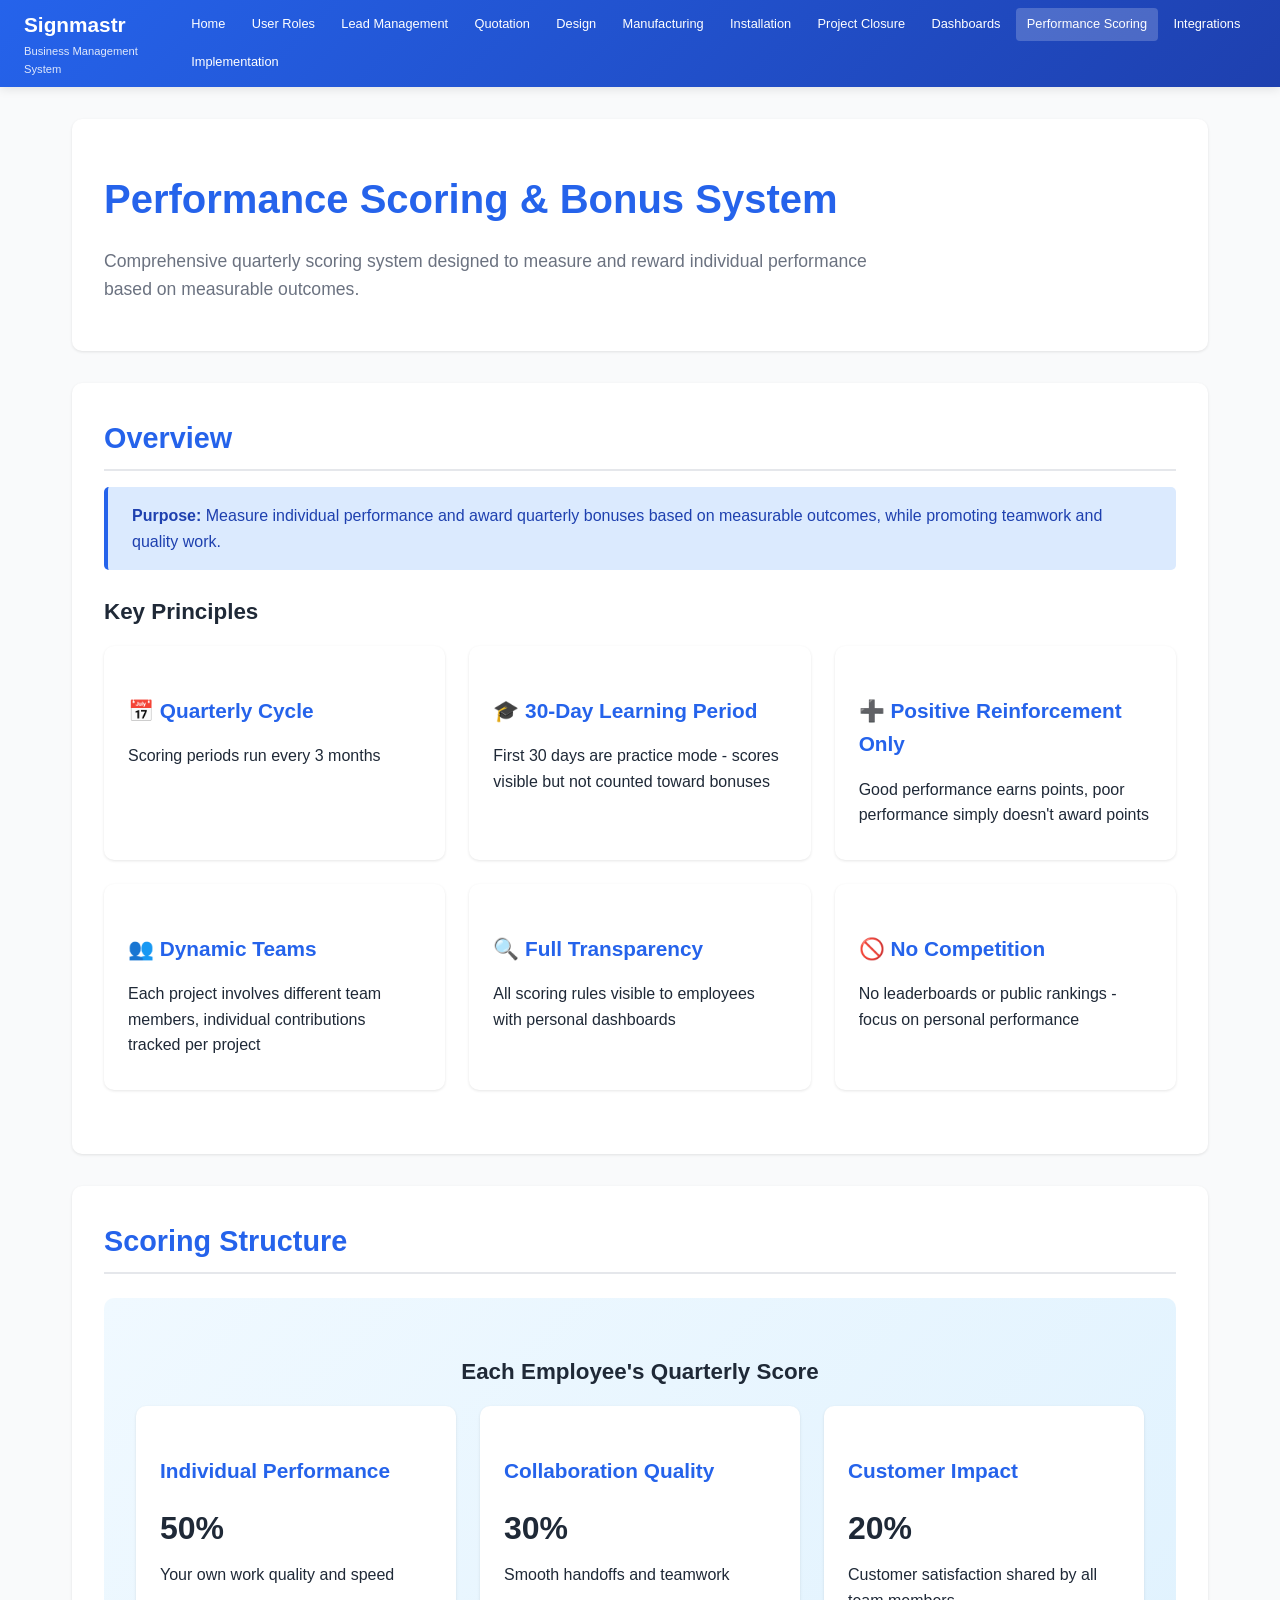
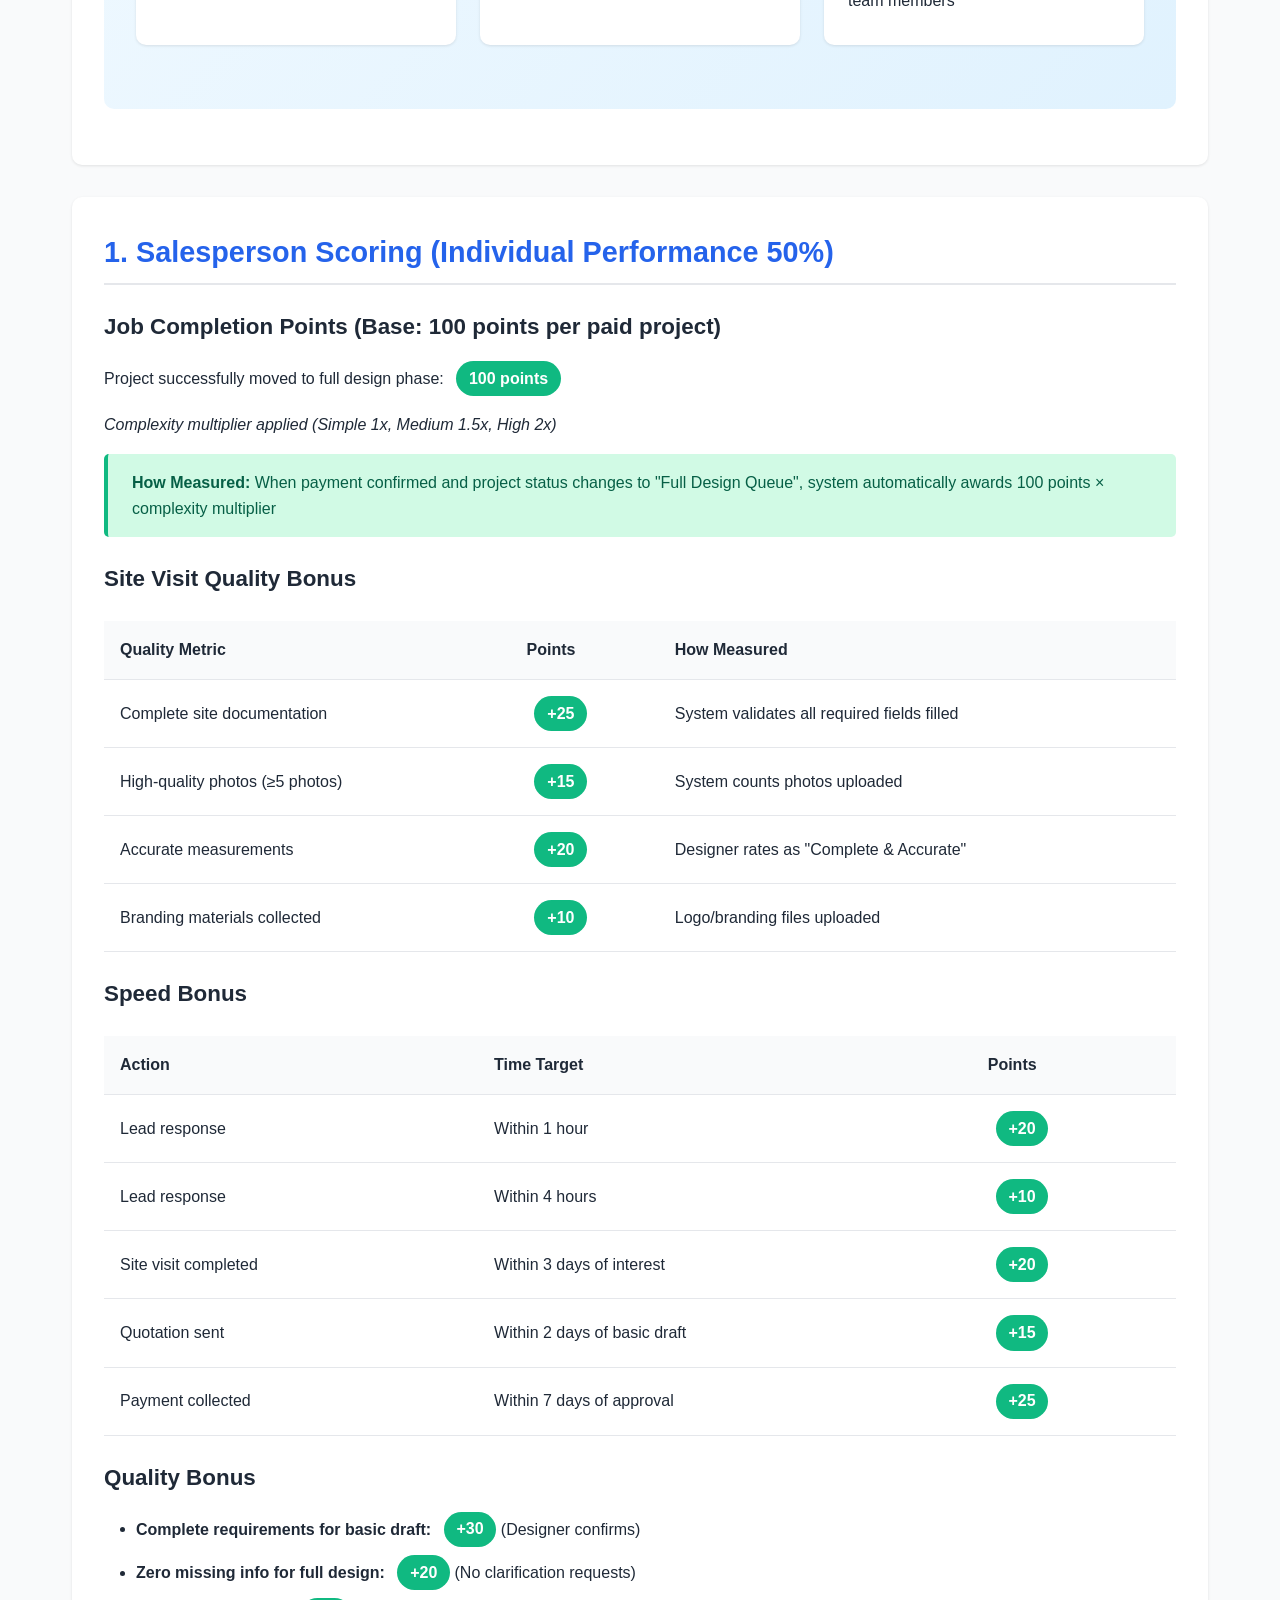
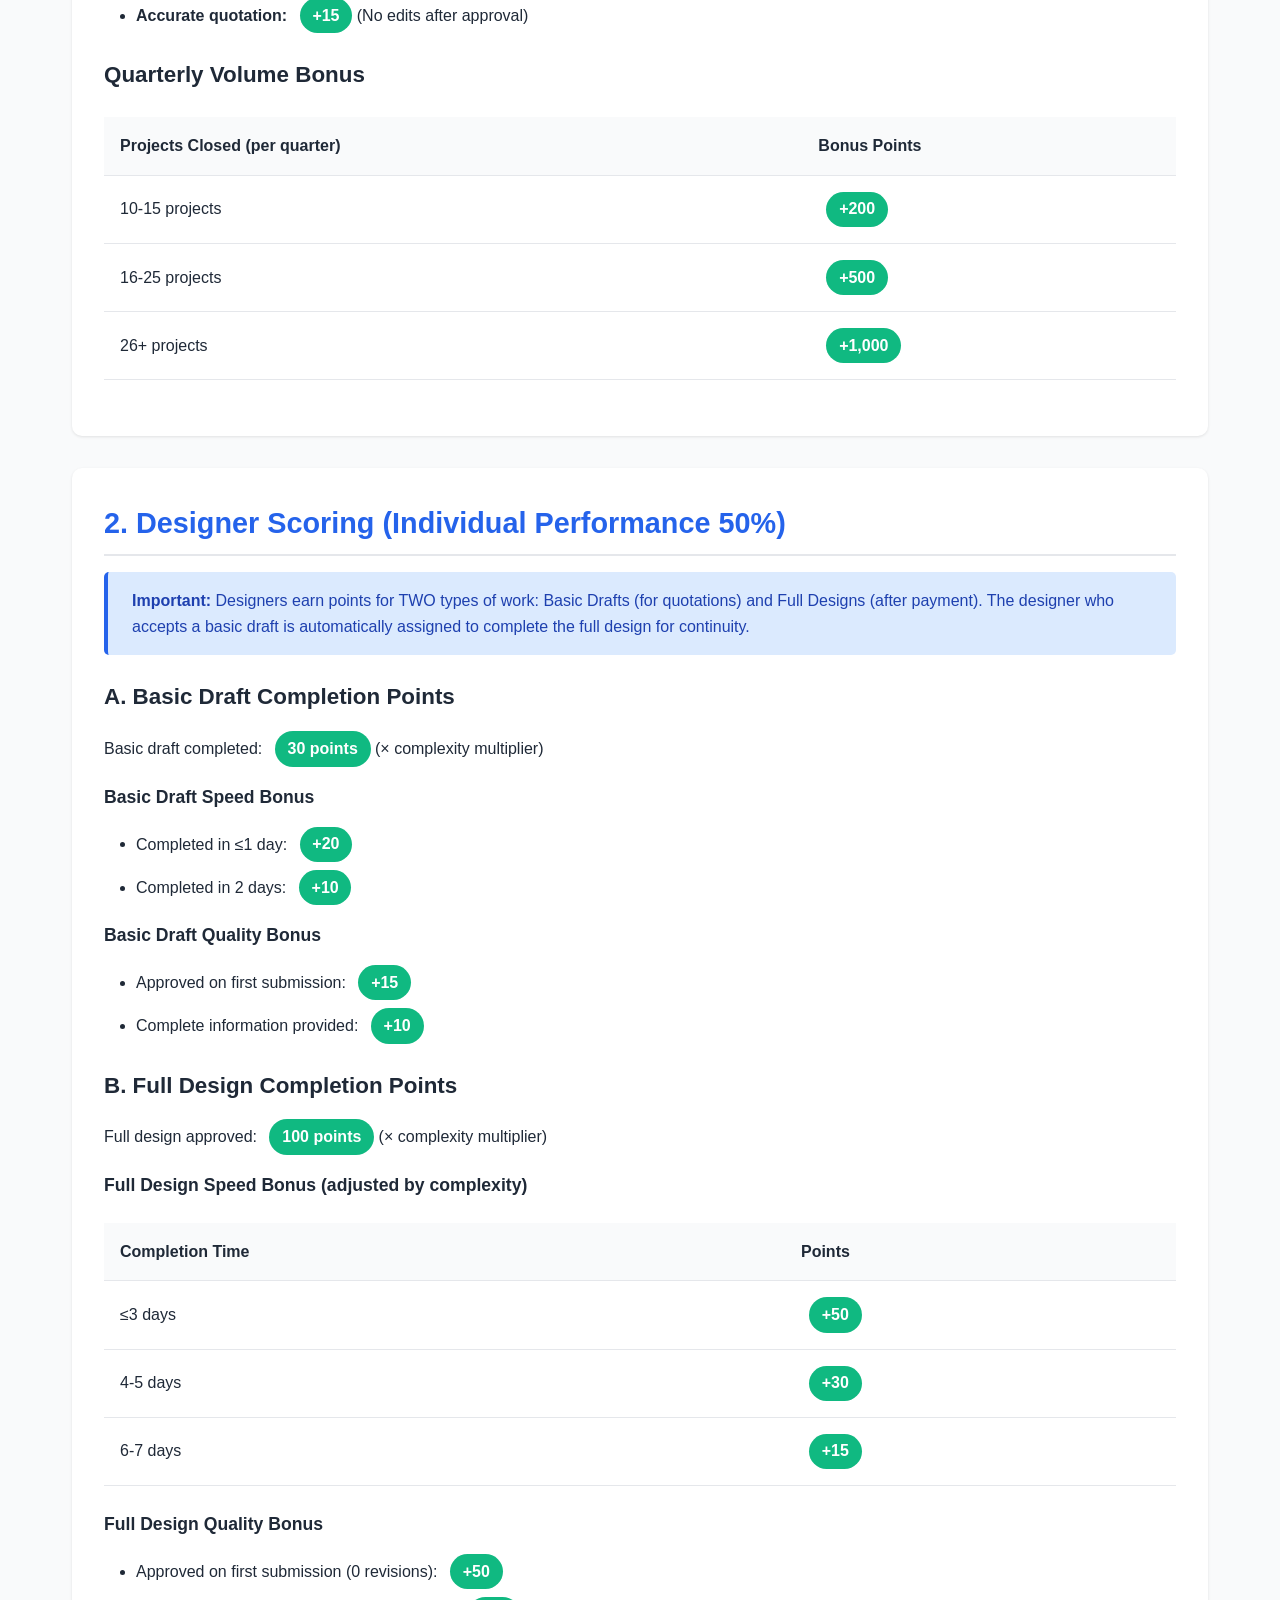
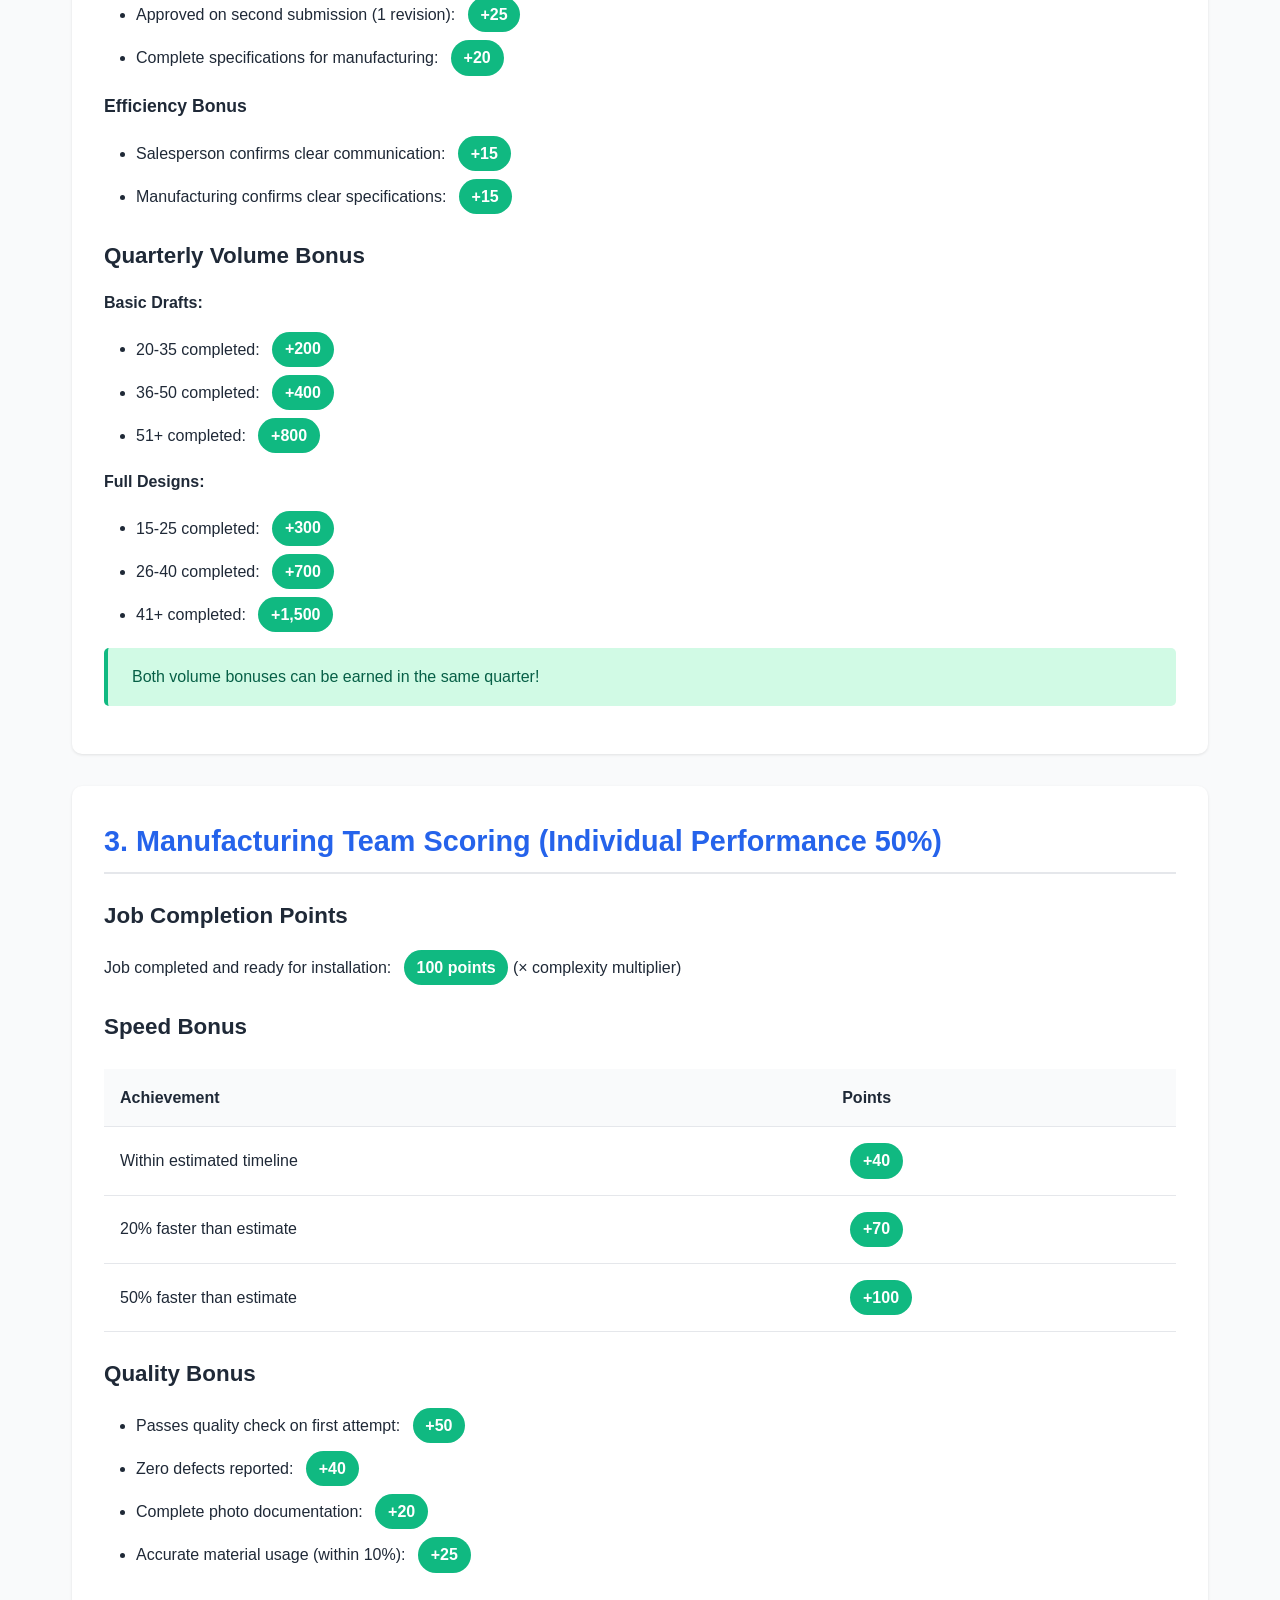
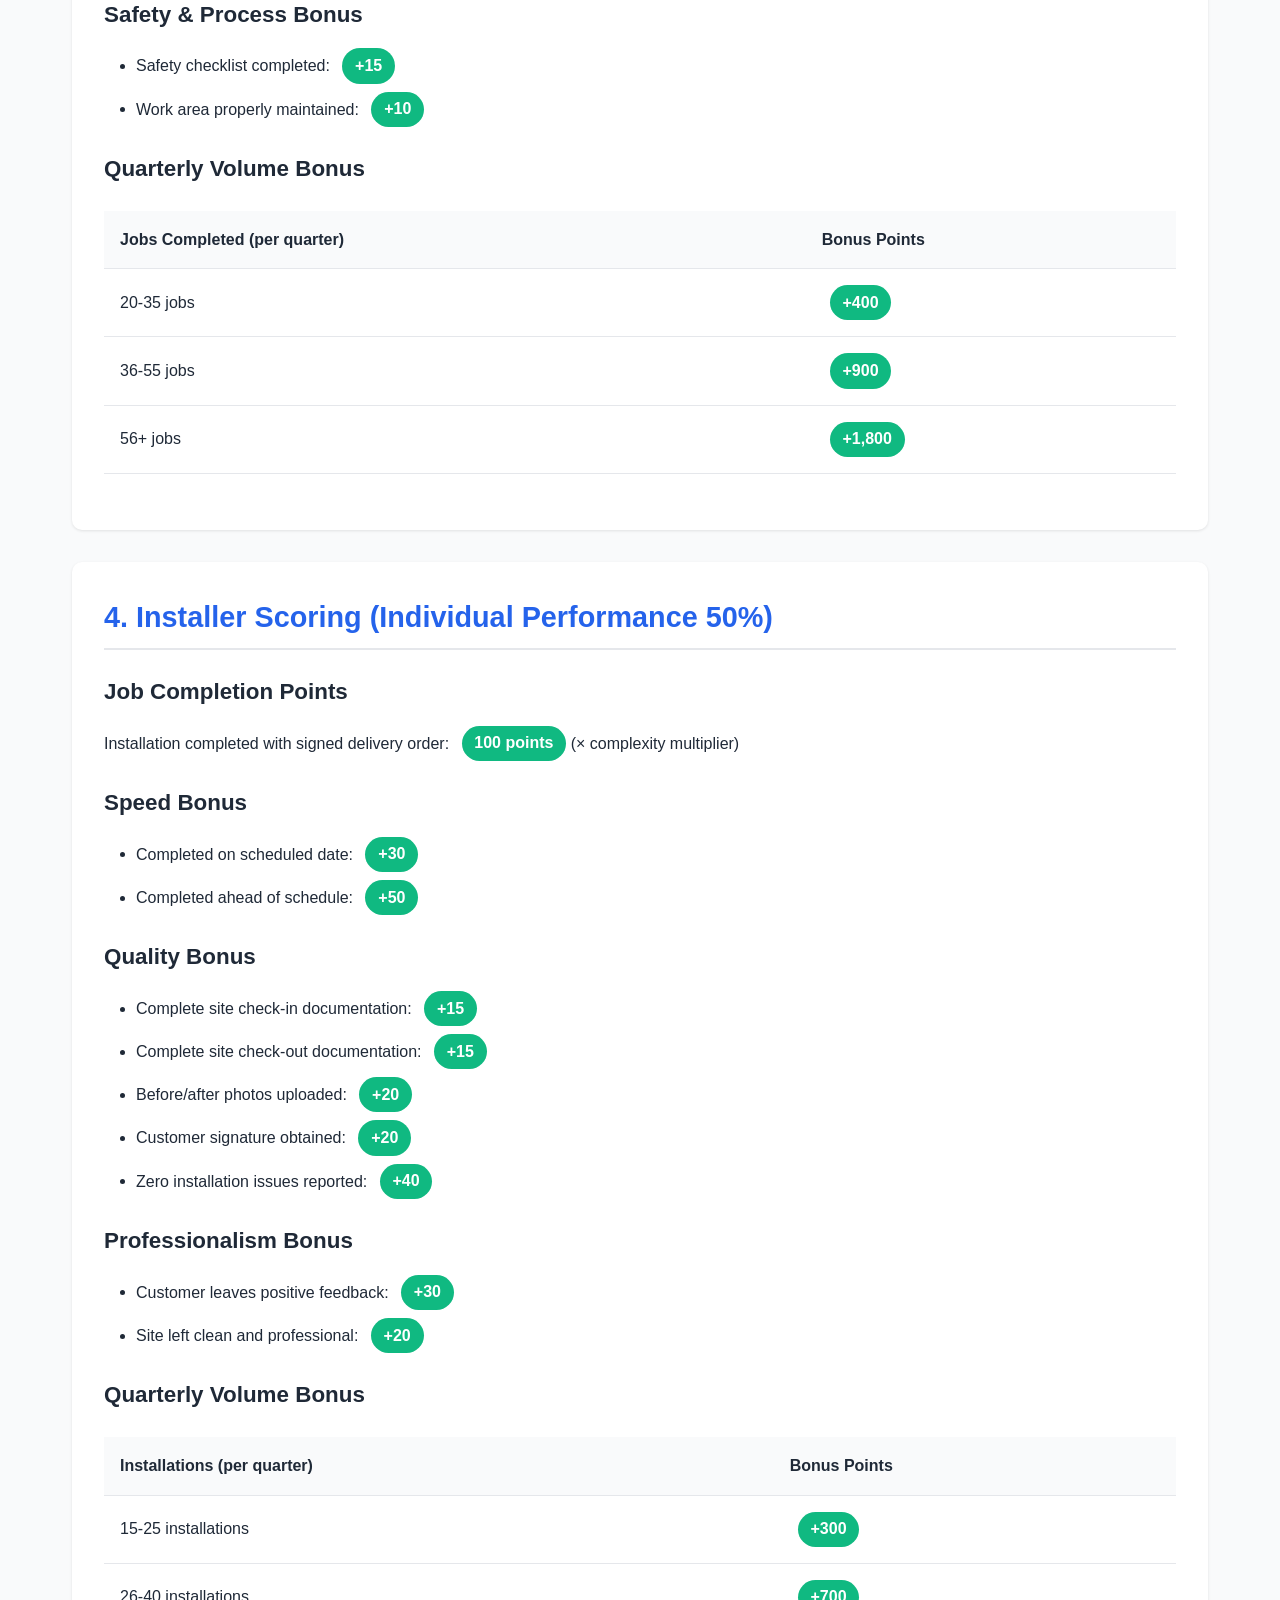
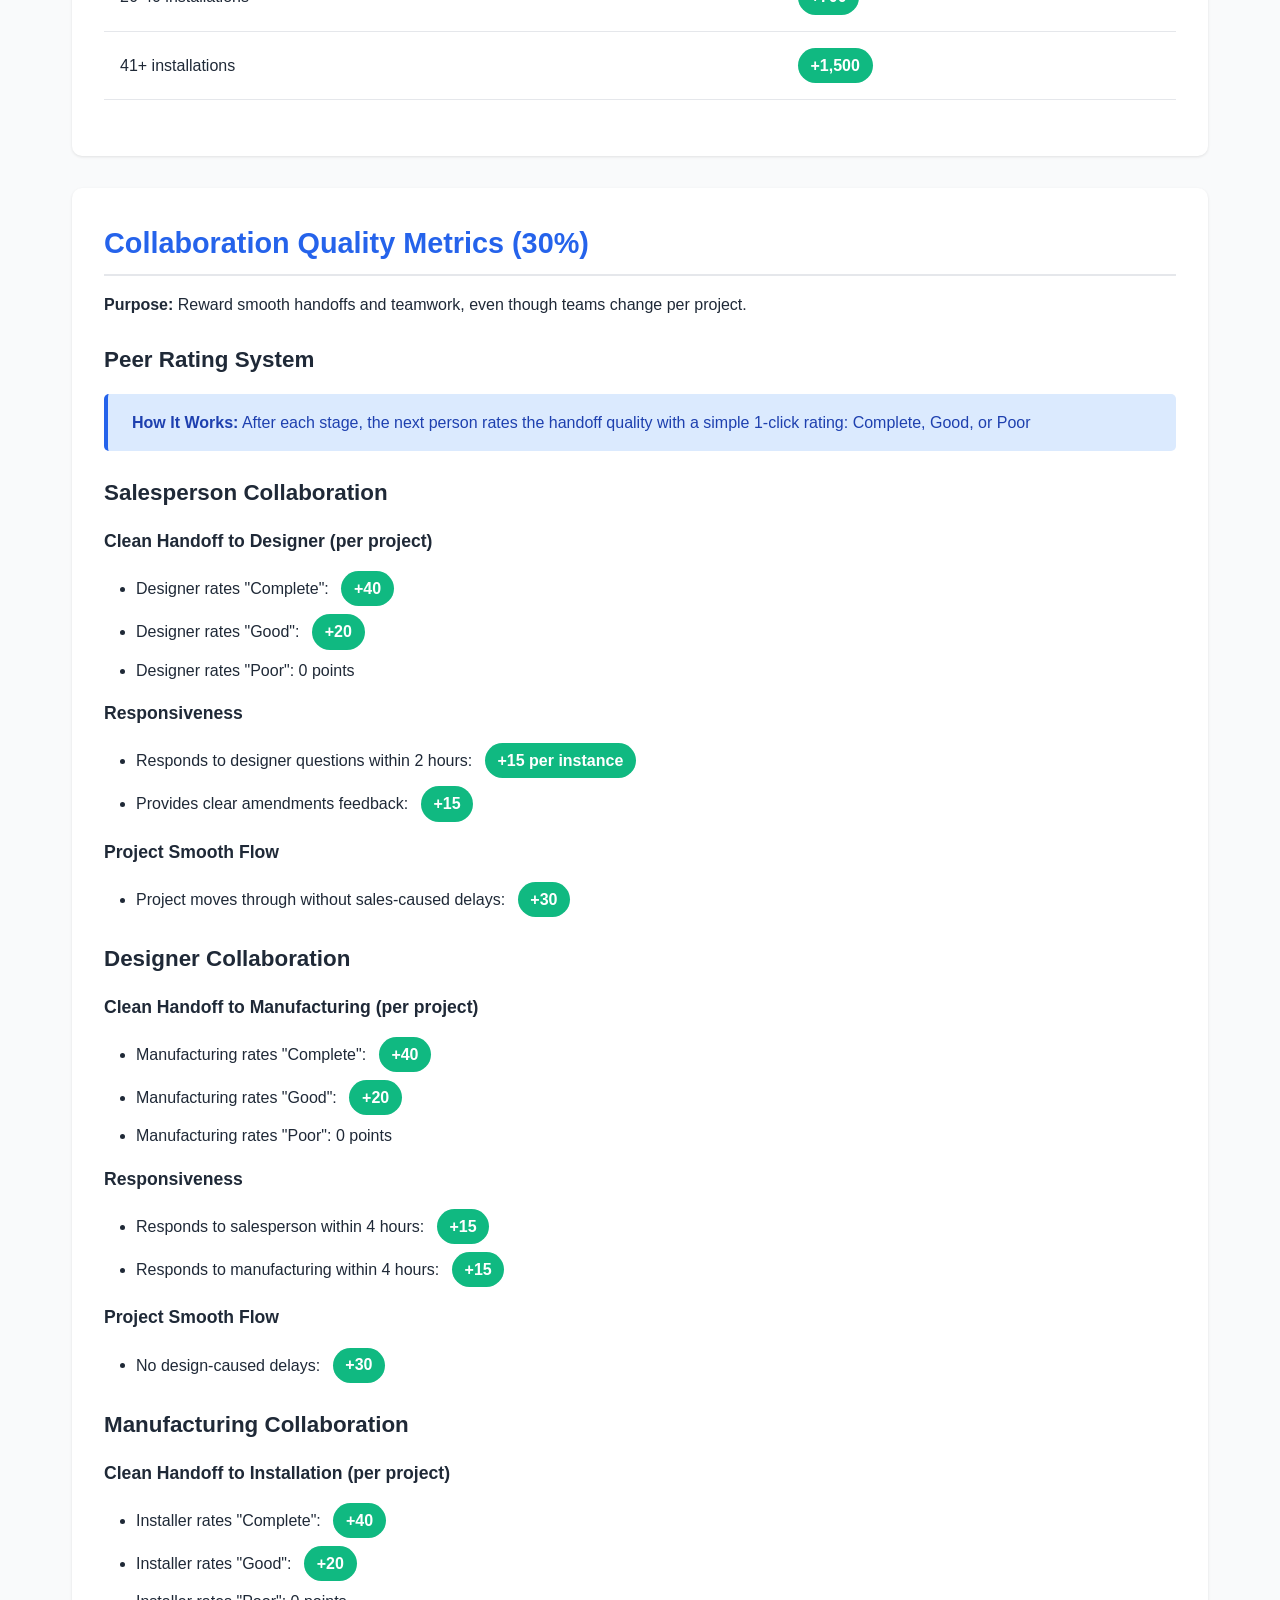
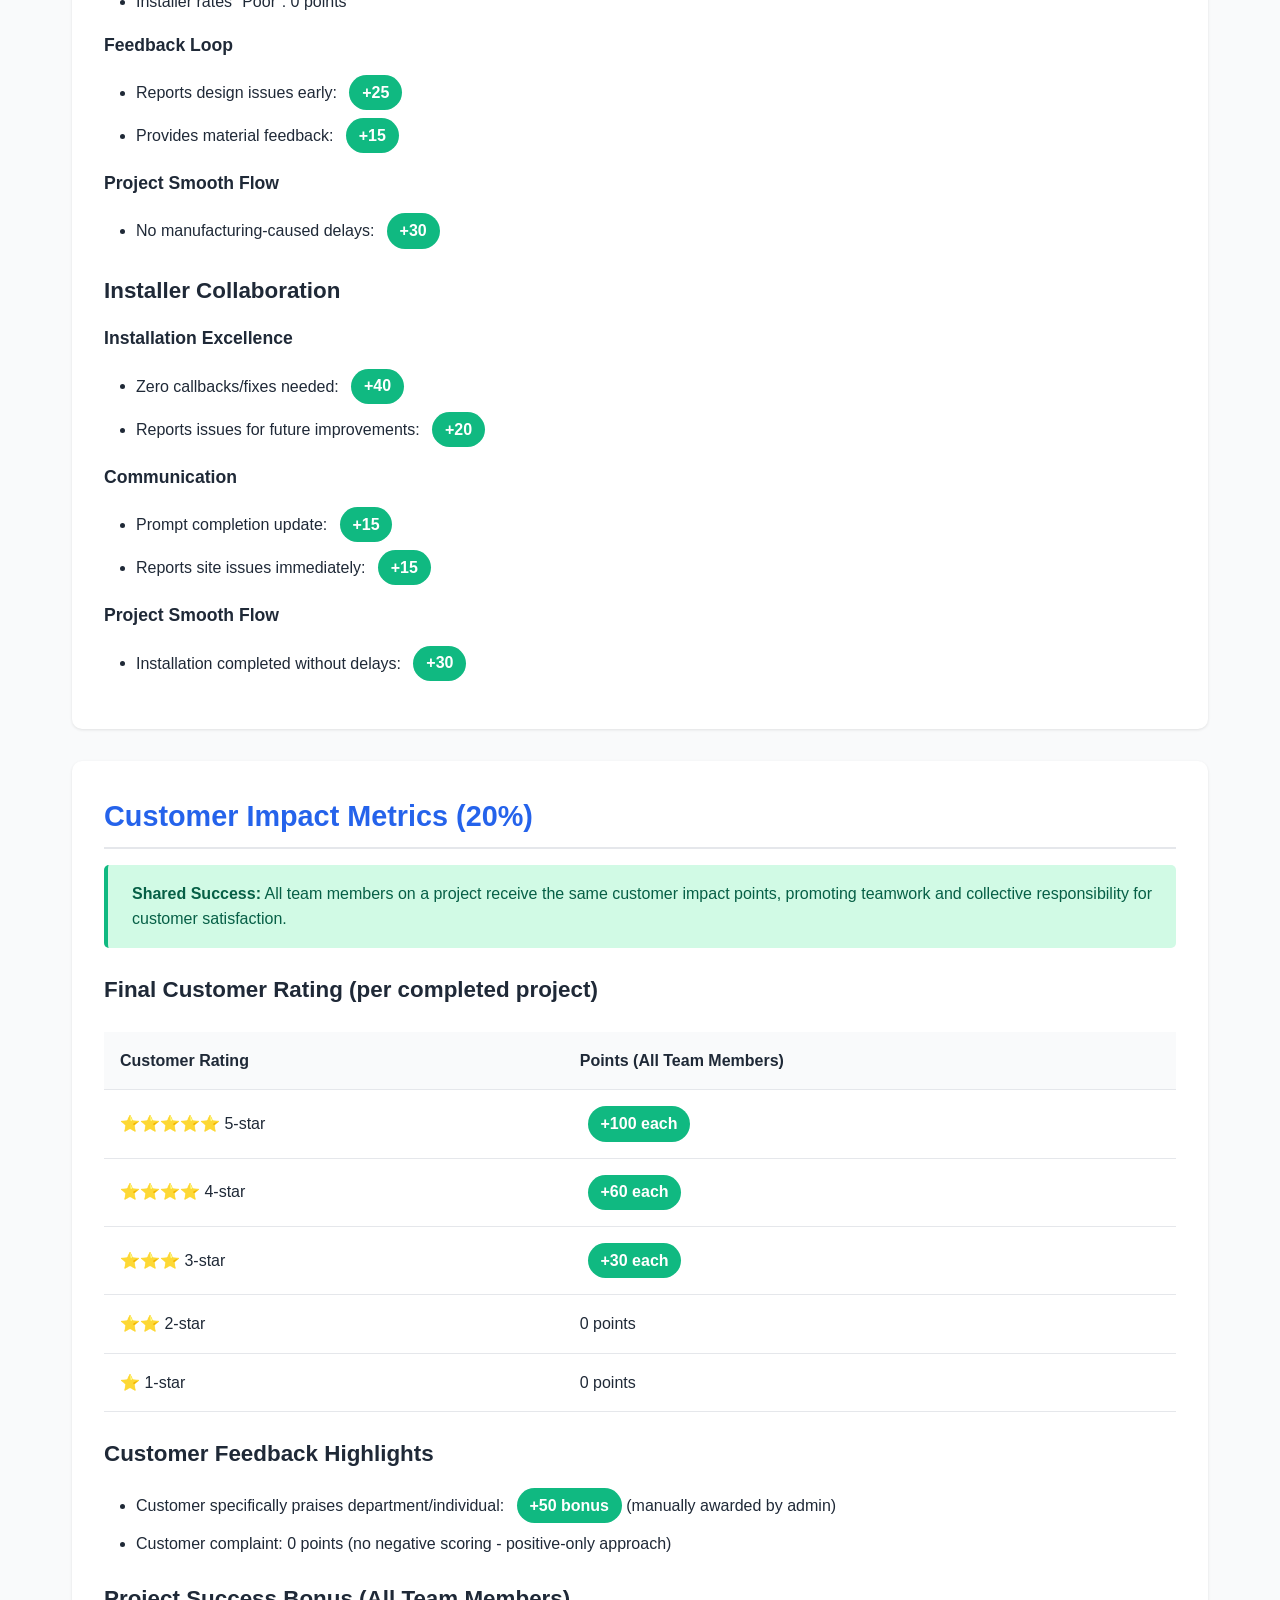
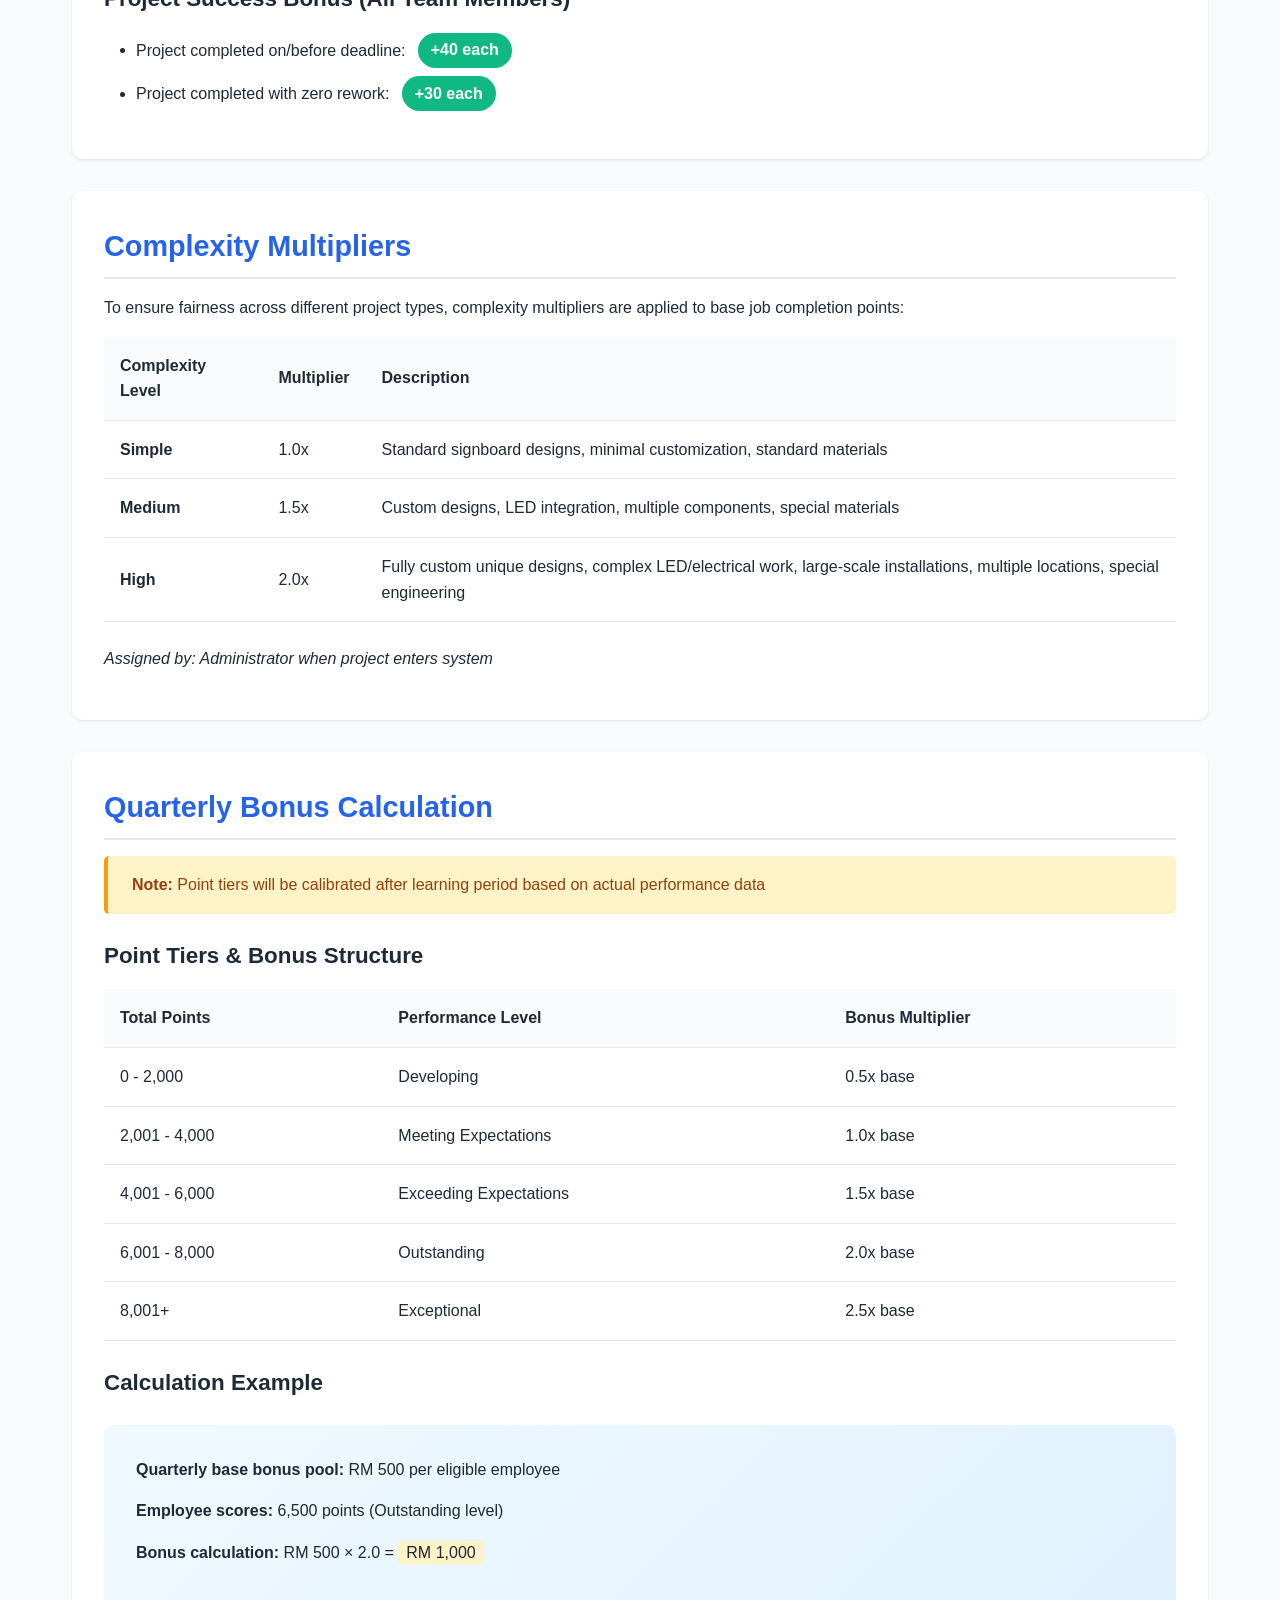
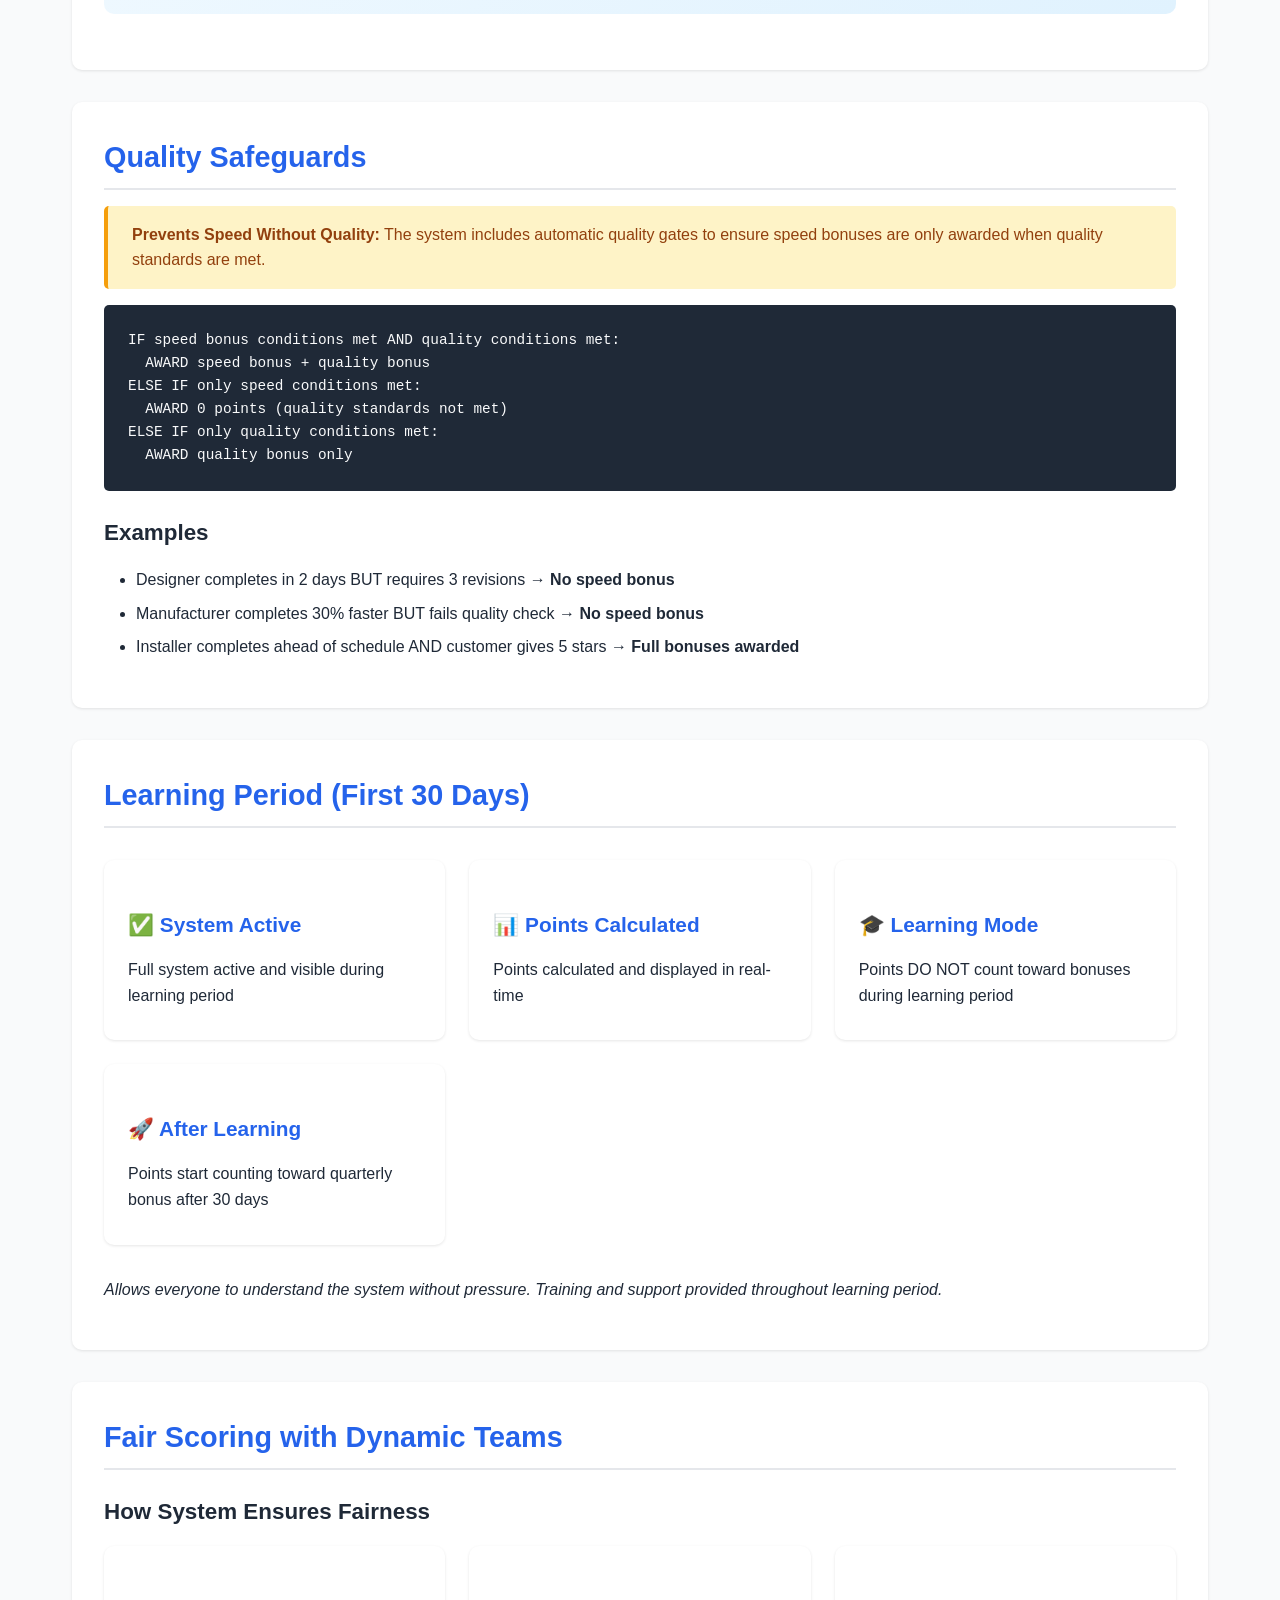
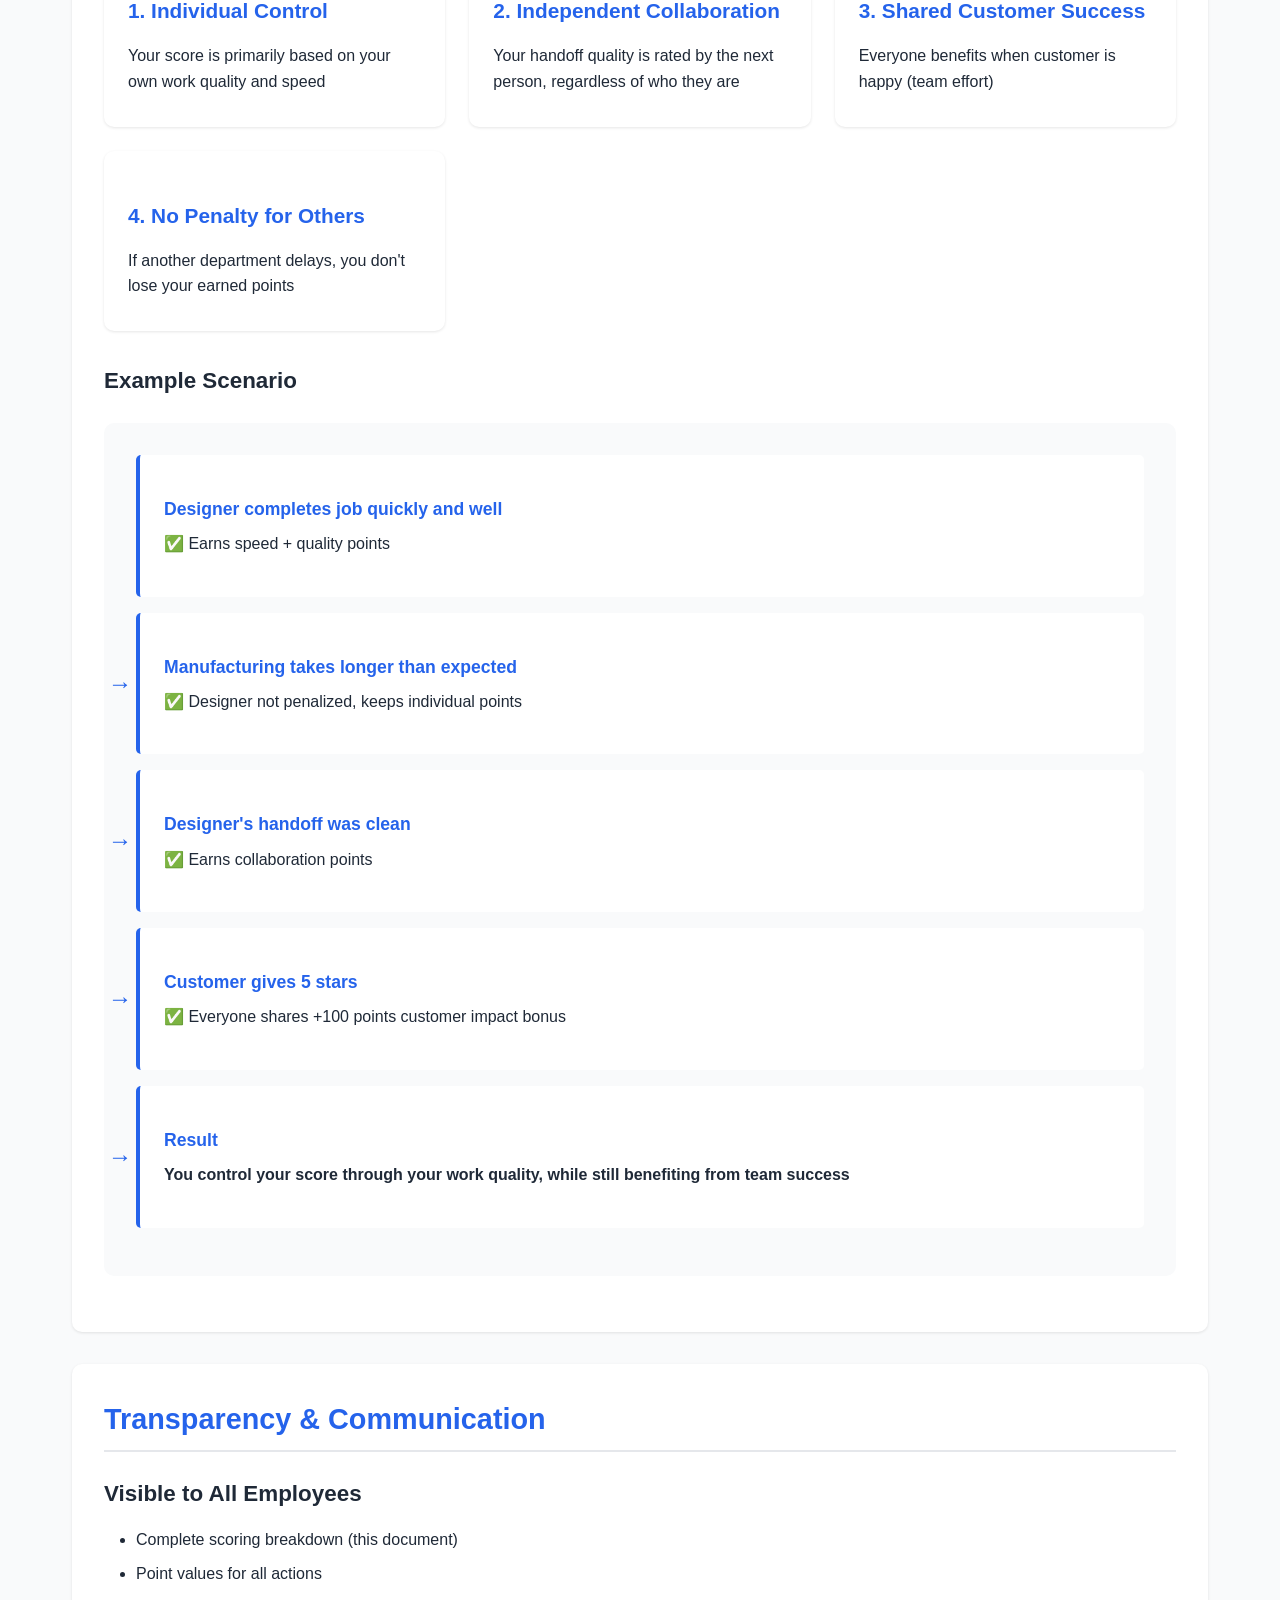
<file: performance-scoring.html>
<!DOCTYPE html>
<html lang="en">
<head>
    <meta charset="UTF-8">
    <meta name="viewport" content="width=device-width, initial-scale=1.0">
    <title>Performance Scoring & Bonus System - Signmastr</title>
    <link rel="stylesheet" href="css/style.css">
</head>
<body>
    <header>
        <div class="header-container">
            <div class="logo">
                <h1>Signmastr</h1>
                <p>Business Management System</p>
            </div>
            <button class="menu-toggle" aria-label="Toggle menu">☰</button>
            <nav>
                <ul>
                    <li><a href="index.html">Home</a></li>
                    <li><a href="user-roles.html">User Roles</a></li>
                    <li><a href="lead-management.html">Lead Management</a></li>
                    <li><a href="quotation-process.html">Quotation</a></li>
                    <li><a href="design-phase.html">Design</a></li>
                    <li><a href="manufacturing.html">Manufacturing</a></li>
                    <li><a href="installation.html">Installation</a></li>
                    <li><a href="project-closure.html">Project Closure</a></li>
                    <li><a href="dashboards.html">Dashboards</a></li>
                    <li><a href="performance-scoring.html">Performance Scoring</a></li>
                    <li><a href="integrations.html">Integrations</a></li>
                    <li><a href="implementation.html">Implementation</a></li>
                </ul>
            </nav>
        </div>
    </header>

    <div class="container">
        <div class="page-header">
            <h1>Performance Scoring & Bonus System</h1>
            <p>Comprehensive quarterly scoring system designed to measure and reward individual performance based on measurable outcomes.</p>
        </div>

        <div class="content-section">
            <h2>Overview</h2>

            <div class="alert alert-info">
                <strong>Purpose:</strong> Measure individual performance and award quarterly bonuses based on measurable outcomes, while promoting teamwork and quality work.
            </div>

            <h3>Key Principles</h3>
            <div class="cards-grid mt-2">
                <div class="card">
                    <h3>📅 Quarterly Cycle</h3>
                    <p>Scoring periods run every 3 months</p>
                </div>

                <div class="card">
                    <h3>🎓 30-Day Learning Period</h3>
                    <p>First 30 days are practice mode - scores visible but not counted toward bonuses</p>
                </div>

                <div class="card">
                    <h3>➕ Positive Reinforcement Only</h3>
                    <p>Good performance earns points, poor performance simply doesn't award points</p>
                </div>

                <div class="card">
                    <h3>👥 Dynamic Teams</h3>
                    <p>Each project involves different team members, individual contributions tracked per project</p>
                </div>

                <div class="card">
                    <h3>🔍 Full Transparency</h3>
                    <p>All scoring rules visible to employees with personal dashboards</p>
                </div>

                <div class="card">
                    <h3>🚫 No Competition</h3>
                    <p>No leaderboards or public rankings - focus on personal performance</p>
                </div>
            </div>
        </div>

        <div class="content-section">
            <h2>Scoring Structure</h2>

            <div class="scoring-breakdown">
                <h3 class="text-center">Each Employee's Quarterly Score</h3>

                <div class="cards-grid mt-2">
                    <div class="card">
                        <h3 class="text-primary">Individual Performance</h3>
                        <p class="metric-value">50%</p>
                        <p>Your own work quality and speed</p>
                    </div>

                    <div class="card">
                        <h3 class="text-primary">Collaboration Quality</h3>
                        <p class="metric-value">30%</p>
                        <p>Smooth handoffs and teamwork</p>
                    </div>

                    <div class="card">
                        <h3 class="text-primary">Customer Impact</h3>
                        <p class="metric-value">20%</p>
                        <p>Customer satisfaction shared by all team members</p>
                    </div>
                </div>
            </div>
        </div>

        <div class="content-section">
            <h2 id="salesperson-scoring">1. Salesperson Scoring (Individual Performance 50%)</h2>

            <h3>Job Completion Points (Base: 100 points per paid project)</h3>
            <p>Project successfully moved to full design phase: <span class="points-badge">100 points</span></p>
            <p><em>Complexity multiplier applied (Simple 1x, Medium 1.5x, High 2x)</em></p>

            <div class="alert alert-success mt-2">
                <strong>How Measured:</strong> When payment confirmed and project status changes to "Full Design Queue", system automatically awards 100 points × complexity multiplier
            </div>

            <h3 class="mt-3">Site Visit Quality Bonus</h3>
            <table>
                <thead>
                    <tr>
                        <th>Quality Metric</th>
                        <th>Points</th>
                        <th>How Measured</th>
                    </tr>
                </thead>
                <tbody>
                    <tr>
                        <td>Complete site documentation</td>
                        <td><span class="points-badge">+25</span></td>
                        <td>System validates all required fields filled</td>
                    </tr>
                    <tr>
                        <td>High-quality photos (≥5 photos)</td>
                        <td><span class="points-badge">+15</span></td>
                        <td>System counts photos uploaded</td>
                    </tr>
                    <tr>
                        <td>Accurate measurements</td>
                        <td><span class="points-badge">+20</span></td>
                        <td>Designer rates as "Complete & Accurate"</td>
                    </tr>
                    <tr>
                        <td>Branding materials collected</td>
                        <td><span class="points-badge">+10</span></td>
                        <td>Logo/branding files uploaded</td>
                    </tr>
                </tbody>
            </table>

            <h3 class="mt-3">Speed Bonus</h3>
            <table>
                <thead>
                    <tr>
                        <th>Action</th>
                        <th>Time Target</th>
                        <th>Points</th>
                    </tr>
                </thead>
                <tbody>
                    <tr>
                        <td>Lead response</td>
                        <td>Within 1 hour</td>
                        <td><span class="points-badge">+20</span></td>
                    </tr>
                    <tr>
                        <td>Lead response</td>
                        <td>Within 4 hours</td>
                        <td><span class="points-badge">+10</span></td>
                    </tr>
                    <tr>
                        <td>Site visit completed</td>
                        <td>Within 3 days of interest</td>
                        <td><span class="points-badge">+20</span></td>
                    </tr>
                    <tr>
                        <td>Quotation sent</td>
                        <td>Within 2 days of basic draft</td>
                        <td><span class="points-badge">+15</span></td>
                    </tr>
                    <tr>
                        <td>Payment collected</td>
                        <td>Within 7 days of approval</td>
                        <td><span class="points-badge">+25</span></td>
                    </tr>
                </tbody>
            </table>

            <h3 class="mt-3">Quality Bonus</h3>
            <ul>
                <li><strong>Complete requirements for basic draft:</strong> <span class="points-badge">+30</span> (Designer confirms)</li>
                <li><strong>Zero missing info for full design:</strong> <span class="points-badge">+20</span> (No clarification requests)</li>
                <li><strong>Accurate quotation:</strong> <span class="points-badge">+15</span> (No edits after approval)</li>
            </ul>

            <h3 class="mt-3">Quarterly Volume Bonus</h3>
            <table>
                <thead>
                    <tr>
                        <th>Projects Closed (per quarter)</th>
                        <th>Bonus Points</th>
                    </tr>
                </thead>
                <tbody>
                    <tr>
                        <td>10-15 projects</td>
                        <td><span class="points-badge">+200</span></td>
                    </tr>
                    <tr>
                        <td>16-25 projects</td>
                        <td><span class="points-badge">+500</span></td>
                    </tr>
                    <tr>
                        <td>26+ projects</td>
                        <td><span class="points-badge">+1,000</span></td>
                    </tr>
                </tbody>
            </table>
        </div>

        <div class="content-section">
            <h2 id="designer-scoring">2. Designer Scoring (Individual Performance 50%)</h2>

            <div class="alert alert-info">
                <strong>Important:</strong> Designers earn points for TWO types of work: Basic Drafts (for quotations) and Full Designs (after payment). The designer who accepts a basic draft is automatically assigned to complete the full design for continuity.
            </div>

            <h3>A. Basic Draft Completion Points</h3>
            <p>Basic draft completed: <span class="points-badge">30 points</span> (× complexity multiplier)</p>

            <h4 class="mt-2">Basic Draft Speed Bonus</h4>
            <ul>
                <li>Completed in ≤1 day: <span class="points-badge">+20</span></li>
                <li>Completed in 2 days: <span class="points-badge">+10</span></li>
            </ul>

            <h4 class="mt-2">Basic Draft Quality Bonus</h4>
            <ul>
                <li>Approved on first submission: <span class="points-badge">+15</span></li>
                <li>Complete information provided: <span class="points-badge">+10</span></li>
            </ul>

            <h3 class="mt-3">B. Full Design Completion Points</h3>
            <p>Full design approved: <span class="points-badge">100 points</span> (× complexity multiplier)</p>

            <h4 class="mt-2">Full Design Speed Bonus (adjusted by complexity)</h4>
            <table>
                <thead>
                    <tr>
                        <th>Completion Time</th>
                        <th>Points</th>
                    </tr>
                </thead>
                <tbody>
                    <tr>
                        <td>≤3 days</td>
                        <td><span class="points-badge">+50</span></td>
                    </tr>
                    <tr>
                        <td>4-5 days</td>
                        <td><span class="points-badge">+30</span></td>
                    </tr>
                    <tr>
                        <td>6-7 days</td>
                        <td><span class="points-badge">+15</span></td>
                    </tr>
                </tbody>
            </table>

            <h4 class="mt-2">Full Design Quality Bonus</h4>
            <ul>
                <li>Approved on first submission (0 revisions): <span class="points-badge">+50</span></li>
                <li>Approved on second submission (1 revision): <span class="points-badge">+25</span></li>
                <li>Complete specifications for manufacturing: <span class="points-badge">+20</span></li>
            </ul>

            <h4 class="mt-2">Efficiency Bonus</h4>
            <ul>
                <li>Salesperson confirms clear communication: <span class="points-badge">+15</span></li>
                <li>Manufacturing confirms clear specifications: <span class="points-badge">+15</span></li>
            </ul>

            <h3 class="mt-3">Quarterly Volume Bonus</h3>
            <p><strong>Basic Drafts:</strong></p>
            <ul>
                <li>20-35 completed: <span class="points-badge">+200</span></li>
                <li>36-50 completed: <span class="points-badge">+400</span></li>
                <li>51+ completed: <span class="points-badge">+800</span></li>
            </ul>

            <p class="mt-2"><strong>Full Designs:</strong></p>
            <ul>
                <li>15-25 completed: <span class="points-badge">+300</span></li>
                <li>26-40 completed: <span class="points-badge">+700</span></li>
                <li>41+ completed: <span class="points-badge">+1,500</span></li>
            </ul>

            <div class="alert alert-success mt-2">
                Both volume bonuses can be earned in the same quarter!
            </div>
        </div>

        <div class="content-section">
            <h2 id="manufacturing-scoring">3. Manufacturing Team Scoring (Individual Performance 50%)</h2>

            <h3>Job Completion Points</h3>
            <p>Job completed and ready for installation: <span class="points-badge">100 points</span> (× complexity multiplier)</p>

            <h3 class="mt-3">Speed Bonus</h3>
            <table>
                <thead>
                    <tr>
                        <th>Achievement</th>
                        <th>Points</th>
                    </tr>
                </thead>
                <tbody>
                    <tr>
                        <td>Within estimated timeline</td>
                        <td><span class="points-badge">+40</span></td>
                    </tr>
                    <tr>
                        <td>20% faster than estimate</td>
                        <td><span class="points-badge">+70</span></td>
                    </tr>
                    <tr>
                        <td>50% faster than estimate</td>
                        <td><span class="points-badge">+100</span></td>
                    </tr>
                </tbody>
            </table>

            <h3 class="mt-3">Quality Bonus</h3>
            <ul>
                <li>Passes quality check on first attempt: <span class="points-badge">+50</span></li>
                <li>Zero defects reported: <span class="points-badge">+40</span></li>
                <li>Complete photo documentation: <span class="points-badge">+20</span></li>
                <li>Accurate material usage (within 10%): <span class="points-badge">+25</span></li>
            </ul>

            <h3 class="mt-3">Safety & Process Bonus</h3>
            <ul>
                <li>Safety checklist completed: <span class="points-badge">+15</span></li>
                <li>Work area properly maintained: <span class="points-badge">+10</span></li>
            </ul>

            <h3 class="mt-3">Quarterly Volume Bonus</h3>
            <table>
                <thead>
                    <tr>
                        <th>Jobs Completed (per quarter)</th>
                        <th>Bonus Points</th>
                    </tr>
                </thead>
                <tbody>
                    <tr>
                        <td>20-35 jobs</td>
                        <td><span class="points-badge">+400</span></td>
                    </tr>
                    <tr>
                        <td>36-55 jobs</td>
                        <td><span class="points-badge">+900</span></td>
                    </tr>
                    <tr>
                        <td>56+ jobs</td>
                        <td><span class="points-badge">+1,800</span></td>
                    </tr>
                </tbody>
            </table>
        </div>

        <div class="content-section">
            <h2 id="installer-scoring">4. Installer Scoring (Individual Performance 50%)</h2>

            <h3>Job Completion Points</h3>
            <p>Installation completed with signed delivery order: <span class="points-badge">100 points</span> (× complexity multiplier)</p>

            <h3 class="mt-3">Speed Bonus</h3>
            <ul>
                <li>Completed on scheduled date: <span class="points-badge">+30</span></li>
                <li>Completed ahead of schedule: <span class="points-badge">+50</span></li>
            </ul>

            <h3 class="mt-3">Quality Bonus</h3>
            <ul>
                <li>Complete site check-in documentation: <span class="points-badge">+15</span></li>
                <li>Complete site check-out documentation: <span class="points-badge">+15</span></li>
                <li>Before/after photos uploaded: <span class="points-badge">+20</span></li>
                <li>Customer signature obtained: <span class="points-badge">+20</span></li>
                <li>Zero installation issues reported: <span class="points-badge">+40</span></li>
            </ul>

            <h3 class="mt-3">Professionalism Bonus</h3>
            <ul>
                <li>Customer leaves positive feedback: <span class="points-badge">+30</span></li>
                <li>Site left clean and professional: <span class="points-badge">+20</span></li>
            </ul>

            <h3 class="mt-3">Quarterly Volume Bonus</h3>
            <table>
                <thead>
                    <tr>
                        <th>Installations (per quarter)</th>
                        <th>Bonus Points</th>
                    </tr>
                </thead>
                <tbody>
                    <tr>
                        <td>15-25 installations</td>
                        <td><span class="points-badge">+300</span></td>
                    </tr>
                    <tr>
                        <td>26-40 installations</td>
                        <td><span class="points-badge">+700</span></td>
                    </tr>
                    <tr>
                        <td>41+ installations</td>
                        <td><span class="points-badge">+1,500</span></td>
                    </tr>
                </tbody>
            </table>
        </div>

        <div class="content-section">
            <h2 id="collaboration-scoring">Collaboration Quality Metrics (30%)</h2>

            <p><strong>Purpose:</strong> Reward smooth handoffs and teamwork, even though teams change per project.</p>

            <h3>Peer Rating System</h3>
            <div class="alert alert-info">
                <strong>How It Works:</strong> After each stage, the next person rates the handoff quality with a simple 1-click rating: Complete, Good, or Poor
            </div>

            <h3 class="mt-3">Salesperson Collaboration</h3>
            <h4>Clean Handoff to Designer (per project)</h4>
            <ul>
                <li>Designer rates "Complete": <span class="points-badge">+40</span></li>
                <li>Designer rates "Good": <span class="points-badge">+20</span></li>
                <li>Designer rates "Poor": 0 points</li>
            </ul>

            <h4 class="mt-2">Responsiveness</h4>
            <ul>
                <li>Responds to designer questions within 2 hours: <span class="points-badge">+15 per instance</span></li>
                <li>Provides clear amendments feedback: <span class="points-badge">+15</span></li>
            </ul>

            <h4 class="mt-2">Project Smooth Flow</h4>
            <ul>
                <li>Project moves through without sales-caused delays: <span class="points-badge">+30</span></li>
            </ul>

            <h3 class="mt-3">Designer Collaboration</h3>
            <h4>Clean Handoff to Manufacturing (per project)</h4>
            <ul>
                <li>Manufacturing rates "Complete": <span class="points-badge">+40</span></li>
                <li>Manufacturing rates "Good": <span class="points-badge">+20</span></li>
                <li>Manufacturing rates "Poor": 0 points</li>
            </ul>

            <h4 class="mt-2">Responsiveness</h4>
            <ul>
                <li>Responds to salesperson within 4 hours: <span class="points-badge">+15</span></li>
                <li>Responds to manufacturing within 4 hours: <span class="points-badge">+15</span></li>
            </ul>

            <h4 class="mt-2">Project Smooth Flow</h4>
            <ul>
                <li>No design-caused delays: <span class="points-badge">+30</span></li>
            </ul>

            <h3 class="mt-3">Manufacturing Collaboration</h3>
            <h4>Clean Handoff to Installation (per project)</h4>
            <ul>
                <li>Installer rates "Complete": <span class="points-badge">+40</span></li>
                <li>Installer rates "Good": <span class="points-badge">+20</span></li>
                <li>Installer rates "Poor": 0 points</li>
            </ul>

            <h4 class="mt-2">Feedback Loop</h4>
            <ul>
                <li>Reports design issues early: <span class="points-badge">+25</span></li>
                <li>Provides material feedback: <span class="points-badge">+15</span></li>
            </ul>

            <h4 class="mt-2">Project Smooth Flow</h4>
            <ul>
                <li>No manufacturing-caused delays: <span class="points-badge">+30</span></li>
            </ul>

            <h3 class="mt-3">Installer Collaboration</h3>
            <h4>Installation Excellence</h4>
            <ul>
                <li>Zero callbacks/fixes needed: <span class="points-badge">+40</span></li>
                <li>Reports issues for future improvements: <span class="points-badge">+20</span></li>
            </ul>

            <h4 class="mt-2">Communication</h4>
            <ul>
                <li>Prompt completion update: <span class="points-badge">+15</span></li>
                <li>Reports site issues immediately: <span class="points-badge">+15</span></li>
            </ul>

            <h4 class="mt-2">Project Smooth Flow</h4>
            <ul>
                <li>Installation completed without delays: <span class="points-badge">+30</span></li>
            </ul>
        </div>

        <div class="content-section">
            <h2 id="customer-impact">Customer Impact Metrics (20%)</h2>

            <div class="alert alert-success">
                <strong>Shared Success:</strong> All team members on a project receive the same customer impact points, promoting teamwork and collective responsibility for customer satisfaction.
            </div>

            <h3>Final Customer Rating (per completed project)</h3>
            <table>
                <thead>
                    <tr>
                        <th>Customer Rating</th>
                        <th>Points (All Team Members)</th>
                    </tr>
                </thead>
                <tbody>
                    <tr>
                        <td>⭐⭐⭐⭐⭐ 5-star</td>
                        <td><span class="points-badge">+100 each</span></td>
                    </tr>
                    <tr>
                        <td>⭐⭐⭐⭐ 4-star</td>
                        <td><span class="points-badge">+60 each</span></td>
                    </tr>
                    <tr>
                        <td>⭐⭐⭐ 3-star</td>
                        <td><span class="points-badge">+30 each</span></td>
                    </tr>
                    <tr>
                        <td>⭐⭐ 2-star</td>
                        <td>0 points</td>
                    </tr>
                    <tr>
                        <td>⭐ 1-star</td>
                        <td>0 points</td>
                    </tr>
                </tbody>
            </table>

            <h3 class="mt-3">Customer Feedback Highlights</h3>
            <ul>
                <li>Customer specifically praises department/individual: <span class="points-badge">+50 bonus</span> (manually awarded by admin)</li>
                <li>Customer complaint: 0 points (no negative scoring - positive-only approach)</li>
            </ul>

            <h3 class="mt-3">Project Success Bonus (All Team Members)</h3>
            <ul>
                <li>Project completed on/before deadline: <span class="points-badge">+40 each</span></li>
                <li>Project completed with zero rework: <span class="points-badge">+30 each</span></li>
            </ul>
        </div>

        <div class="content-section">
            <h2>Complexity Multipliers</h2>

            <p>To ensure fairness across different project types, complexity multipliers are applied to base job completion points:</p>

            <table class="mt-2">
                <thead>
                    <tr>
                        <th>Complexity Level</th>
                        <th>Multiplier</th>
                        <th>Description</th>
                    </tr>
                </thead>
                <tbody>
                    <tr>
                        <td><strong>Simple</strong></td>
                        <td>1.0x</td>
                        <td>Standard signboard designs, minimal customization, standard materials</td>
                    </tr>
                    <tr>
                        <td><strong>Medium</strong></td>
                        <td>1.5x</td>
                        <td>Custom designs, LED integration, multiple components, special materials</td>
                    </tr>
                    <tr>
                        <td><strong>High</strong></td>
                        <td>2.0x</td>
                        <td>Fully custom unique designs, complex LED/electrical work, large-scale installations, multiple locations, special engineering</td>
                    </tr>
                </tbody>
            </table>

            <p class="mt-2"><em>Assigned by: Administrator when project enters system</em></p>
        </div>

        <div class="content-section">
            <h2>Quarterly Bonus Calculation</h2>

            <div class="alert alert-warning">
                <strong>Note:</strong> Point tiers will be calibrated after learning period based on actual performance data
            </div>

            <h3>Point Tiers & Bonus Structure</h3>
            <table class="mt-2">
                <thead>
                    <tr>
                        <th>Total Points</th>
                        <th>Performance Level</th>
                        <th>Bonus Multiplier</th>
                    </tr>
                </thead>
                <tbody>
                    <tr>
                        <td>0 - 2,000</td>
                        <td>Developing</td>
                        <td>0.5x base</td>
                    </tr>
                    <tr>
                        <td>2,001 - 4,000</td>
                        <td>Meeting Expectations</td>
                        <td>1.0x base</td>
                    </tr>
                    <tr>
                        <td>4,001 - 6,000</td>
                        <td>Exceeding Expectations</td>
                        <td>1.5x base</td>
                    </tr>
                    <tr>
                        <td>6,001 - 8,000</td>
                        <td>Outstanding</td>
                        <td>2.0x base</td>
                    </tr>
                    <tr>
                        <td>8,001+</td>
                        <td>Exceptional</td>
                        <td>2.5x base</td>
                    </tr>
                </tbody>
            </table>

            <h3 class="mt-3">Calculation Example</h3>
            <div class="scoring-breakdown">
                <p><strong>Quarterly base bonus pool:</strong> RM 500 per eligible employee</p>
                <p><strong>Employee scores:</strong> 6,500 points (Outstanding level)</p>
                <p><strong>Bonus calculation:</strong> RM 500 × 2.0 = <span class="highlight">RM 1,000</span></p>
            </div>
        </div>

        <div class="content-section">
            <h2>Quality Safeguards</h2>

            <div class="alert alert-warning">
                <strong>Prevents Speed Without Quality:</strong> The system includes automatic quality gates to ensure speed bonuses are only awarded when quality standards are met.
            </div>

            <pre><code>IF speed bonus conditions met AND quality conditions met:
  AWARD speed bonus + quality bonus
ELSE IF only speed conditions met:
  AWARD 0 points (quality standards not met)
ELSE IF only quality conditions met:
  AWARD quality bonus only</code></pre>

            <h3 class="mt-3">Examples</h3>
            <ul>
                <li>Designer completes in 2 days BUT requires 3 revisions → <strong>No speed bonus</strong></li>
                <li>Manufacturer completes 30% faster BUT fails quality check → <strong>No speed bonus</strong></li>
                <li>Installer completes ahead of schedule AND customer gives 5 stars → <strong>Full bonuses awarded</strong></li>
            </ul>
        </div>

        <div class="content-section">
            <h2>Learning Period (First 30 Days)</h2>

            <div class="cards-grid">
                <div class="card">
                    <h3>✅ System Active</h3>
                    <p>Full system active and visible during learning period</p>
                </div>

                <div class="card">
                    <h3>📊 Points Calculated</h3>
                    <p>Points calculated and displayed in real-time</p>
                </div>

                <div class="card">
                    <h3>🎓 Learning Mode</h3>
                    <p>Points DO NOT count toward bonuses during learning period</p>
                </div>

                <div class="card">
                    <h3>🚀 After Learning</h3>
                    <p>Points start counting toward quarterly bonus after 30 days</p>
                </div>
            </div>

            <p class="mt-2"><em>Allows everyone to understand the system without pressure. Training and support provided throughout learning period.</em></p>
        </div>

        <div class="content-section">
            <h2>Fair Scoring with Dynamic Teams</h2>

            <h3>How System Ensures Fairness</h3>
            <div class="cards-grid mt-2">
                <div class="card">
                    <h3>1. Individual Control</h3>
                    <p>Your score is primarily based on your own work quality and speed</p>
                </div>

                <div class="card">
                    <h3>2. Independent Collaboration</h3>
                    <p>Your handoff quality is rated by the next person, regardless of who they are</p>
                </div>

                <div class="card">
                    <h3>3. Shared Customer Success</h3>
                    <p>Everyone benefits when customer is happy (team effort)</p>
                </div>

                <div class="card">
                    <h3>4. No Penalty for Others</h3>
                    <p>If another department delays, you don't lose your earned points</p>
                </div>
            </div>

            <h3 class="mt-3">Example Scenario</h3>
            <div class="process-flow">
                <div class="process-step">
                    <h4>Designer completes job quickly and well</h4>
                    <p>✅ Earns speed + quality points</p>
                </div>

                <div class="process-step">
                    <h4>Manufacturing takes longer than expected</h4>
                    <p>✅ Designer not penalized, keeps individual points</p>
                </div>

                <div class="process-step">
                    <h4>Designer's handoff was clean</h4>
                    <p>✅ Earns collaboration points</p>
                </div>

                <div class="process-step">
                    <h4>Customer gives 5 stars</h4>
                    <p>✅ Everyone shares +100 points customer impact bonus</p>
                </div>

                <div class="process-step">
                    <h4>Result</h4>
                    <p><strong>You control your score through your work quality, while still benefiting from team success</strong></p>
                </div>
            </div>
        </div>

        <div class="content-section">
            <h2>Transparency & Communication</h2>

            <h3>Visible to All Employees</h3>
            <ul>
                <li>Complete scoring breakdown (this document)</li>
                <li>Point values for all actions</li>
                <li>How bonuses are calculated</li>
                <li>Their own scoring history and current status</li>
                <li>Peer rating feedback received (not who rated, but what ratings)</li>
            </ul>

            <h3 class="mt-3">Regular Updates</h3>
            <ul>
                <li>Real-time points updates after each action</li>
                <li>Mid-quarter progress summary</li>
                <li>End-of-quarter final score</li>
                <li>7-day review period for corrections</li>
            </ul>

            <h3 class="mt-3">Company-Wide Communication</h3>
            <ul>
                <li>Monthly newsletter with positive highlights</li>
                <li>Company-wide average points (for context, not competition)</li>
                <li>Success stories and best practices</li>
                <li>System improvements based on feedback</li>
            </ul>
        </div>

        <div class="content-section">
            <h2>Administration & Dispute Resolution</h2>

            <h3>Administrator Controls</h3>
            <ul>
                <li>Assign and adjust complexity multipliers</li>
                <li>Review and correct scoring errors</li>
                <li>Handle disputes or questions</li>
                <li>Adjust point tiers after quarterly calibration</li>
                <li>Generate reports on scoring trends</li>
                <li>Pause scoring for extraordinary circumstances</li>
            </ul>

            <h3 class="mt-3">Appeals Process</h3>
            <div class="process-flow">
                <div class="process-step">
                    <h4>1. Contact Administrator</h4>
                    <p>Within 5 days of quarter end, with specific project details</p>
                </div>

                <div class="process-step">
                    <h4>2. Administrator Review</h4>
                    <p>Reviews with supporting evidence</p>
                </div>

                <div class="process-step">
                    <h4>3. Correction if Valid</h4>
                    <p>Made within 7-day review period</p>
                </div>

                <div class="process-step">
                    <h4>4. Employee Notified</h4>
                    <p>Of outcome and any adjustments</p>
                </div>
            </div>

            <h3 class="mt-3">Common Valid Corrections</h3>
            <ul>
                <li>Missed points due to system error</li>
                <li>Incorrect complexity rating applied</li>
                <li>Wrong peer rating assigned to wrong person</li>
                <li>Documentation uploaded but not recorded</li>
                <li>System downtime prevented timely action</li>
            </ul>
        </div>

        <div class="content-section">
            <h2>Quarterly Calibration</h2>

            <h3>After Each Quarter, Administrators Will:</h3>

            <div class="cards-grid mt-2">
                <div class="card">
                    <h3>1. Review Distribution</h3>
                    <p>How many employees in each tier? Are tiers appropriately challenging?</p>
                </div>

                <div class="card">
                    <h3>2. Adjust Tiers If Needed</h3>
                    <p>If 80% in one tier, adjust thresholds for fairness</p>
                </div>

                <div class="card">
                    <h3>3. Gather Feedback</h3>
                    <p>Survey employees on system fairness and identify any issues</p>
                </div>

                <div class="card">
                    <h3>4. Communicate Changes</h3>
                    <p>Announce adjustments before new quarter with clear rationale</p>
                </div>
            </div>
        </div>

        <div class="content-section">
            <h2>Success Metrics for Scoring System</h2>

            <h3>System Effectiveness Indicators</h3>

            <h4>Efficiency Improvements</h4>
            <ul>
                <li>Reduced turnaround times across all stages</li>
                <li>Fewer revision cycles</li>
                <li>Higher first-time approval rates</li>
            </ul>

            <h4>Quality Improvements</h4>
            <ul>
                <li>Higher customer satisfaction ratings</li>
                <li>Fewer defects and rework</li>
                <li>Better handoff quality ratings</li>
            </ul>

            <h4>Employee Engagement</h4>
            <ul>
                <li>High system usage and engagement</li>
                <li>Positive feedback on fairness</li>
                <li>Reduced turnover</li>
                <li>Increased motivation</li>
            </ul>

            <h4>Business Outcomes</h4>
            <ul>
                <li>Higher project throughput</li>
                <li>Improved profit margins</li>
                <li>Better resource utilization</li>
                <li>Enhanced customer satisfaction</li>
            </ul>
        </div>

        <div class="alert alert-success">
            <h3>Ready to Learn More?</h3>
            <p>Explore other sections to understand how the complete system works together:</p>
            <ul class="mt-2">
                <li><a href="dashboards.html" style="color: var(--primary-color);">View Personal Performance Dashboards</a></li>
                <li><a href="user-roles.html" style="color: var(--primary-color);">Understand User Roles</a></li>
                <li><a href="implementation.html" style="color: var(--primary-color);">See Implementation Plan</a></li>
            </ul>
        </div>
    </div>

    <footer>
        <div class="footer-container">
            <p><strong>Signmastr Business Management System</strong></p>
            <p>Product Requirements Document - Version 1.0</p>
            <p>© 2025 Signmastr. All rights reserved.</p>
        </div>
    </footer>

    <script src="js/main.js"></script>
</body>
</html>
</file>
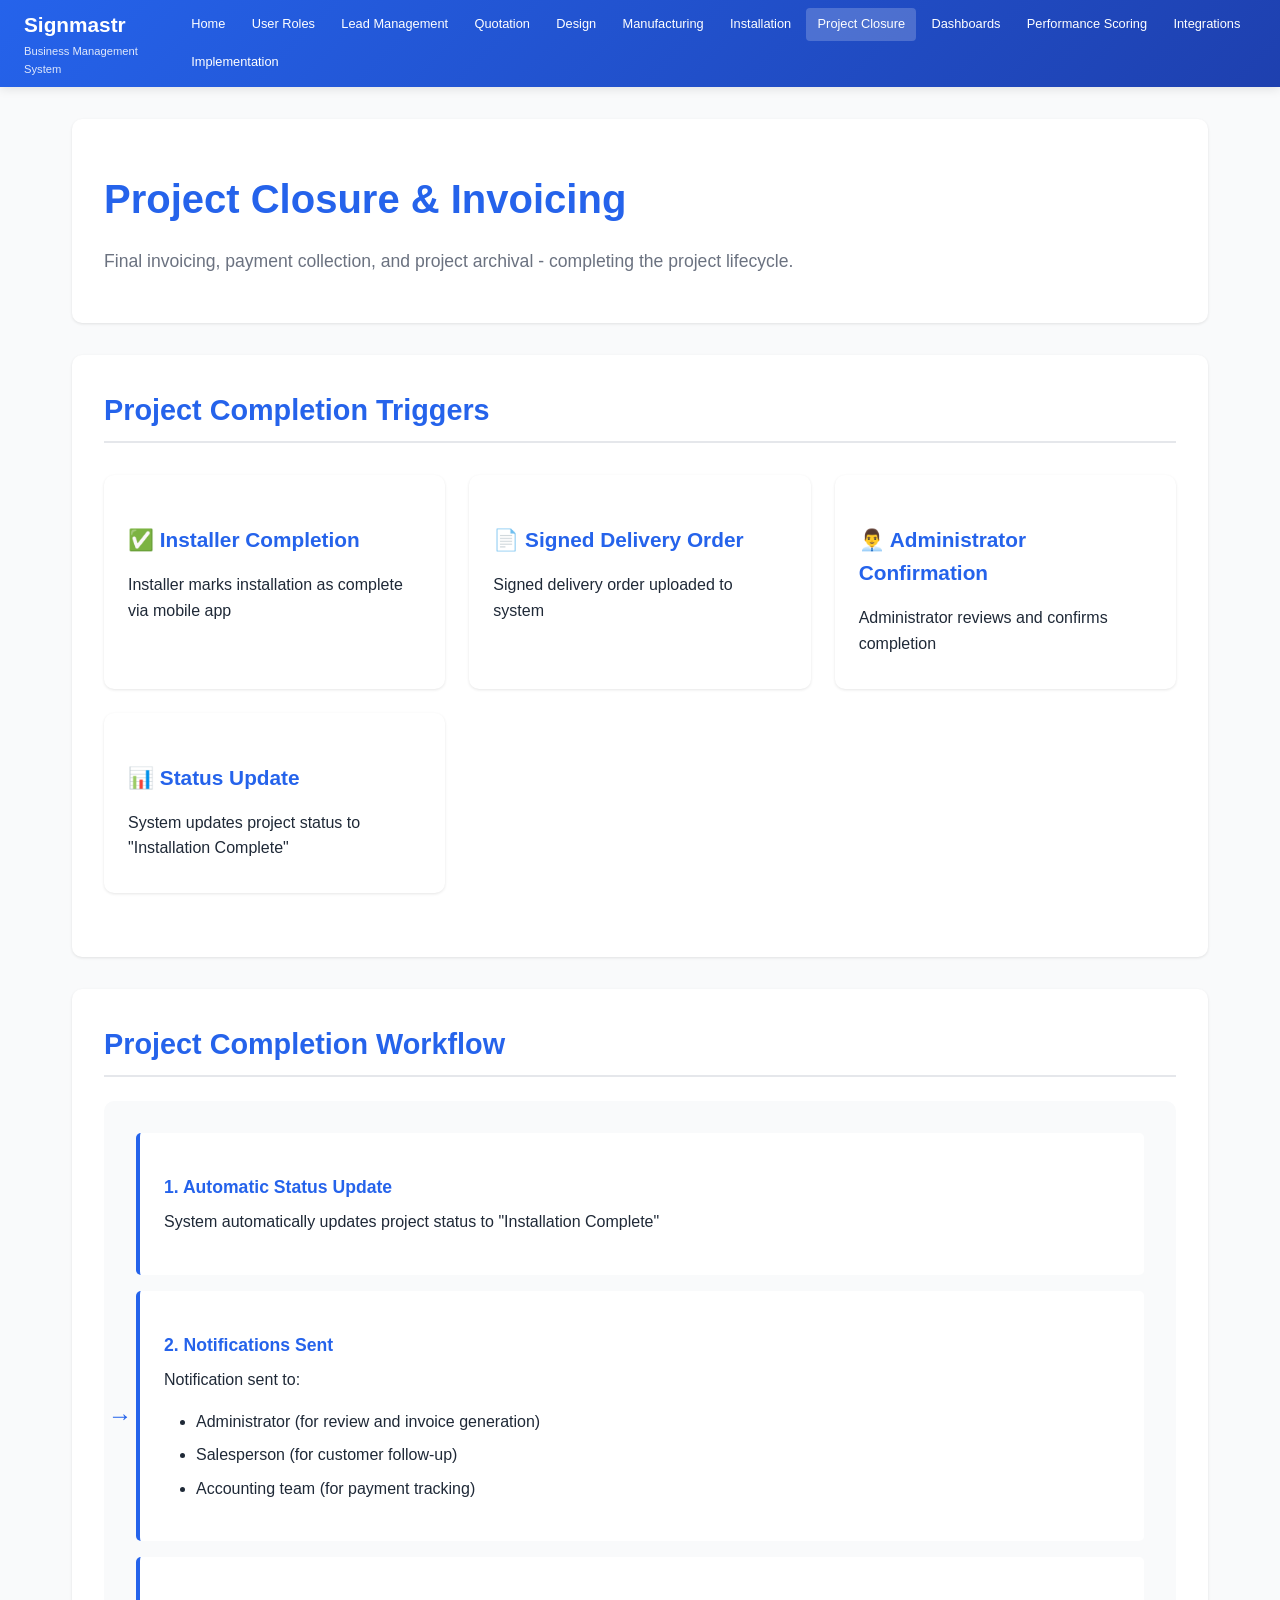
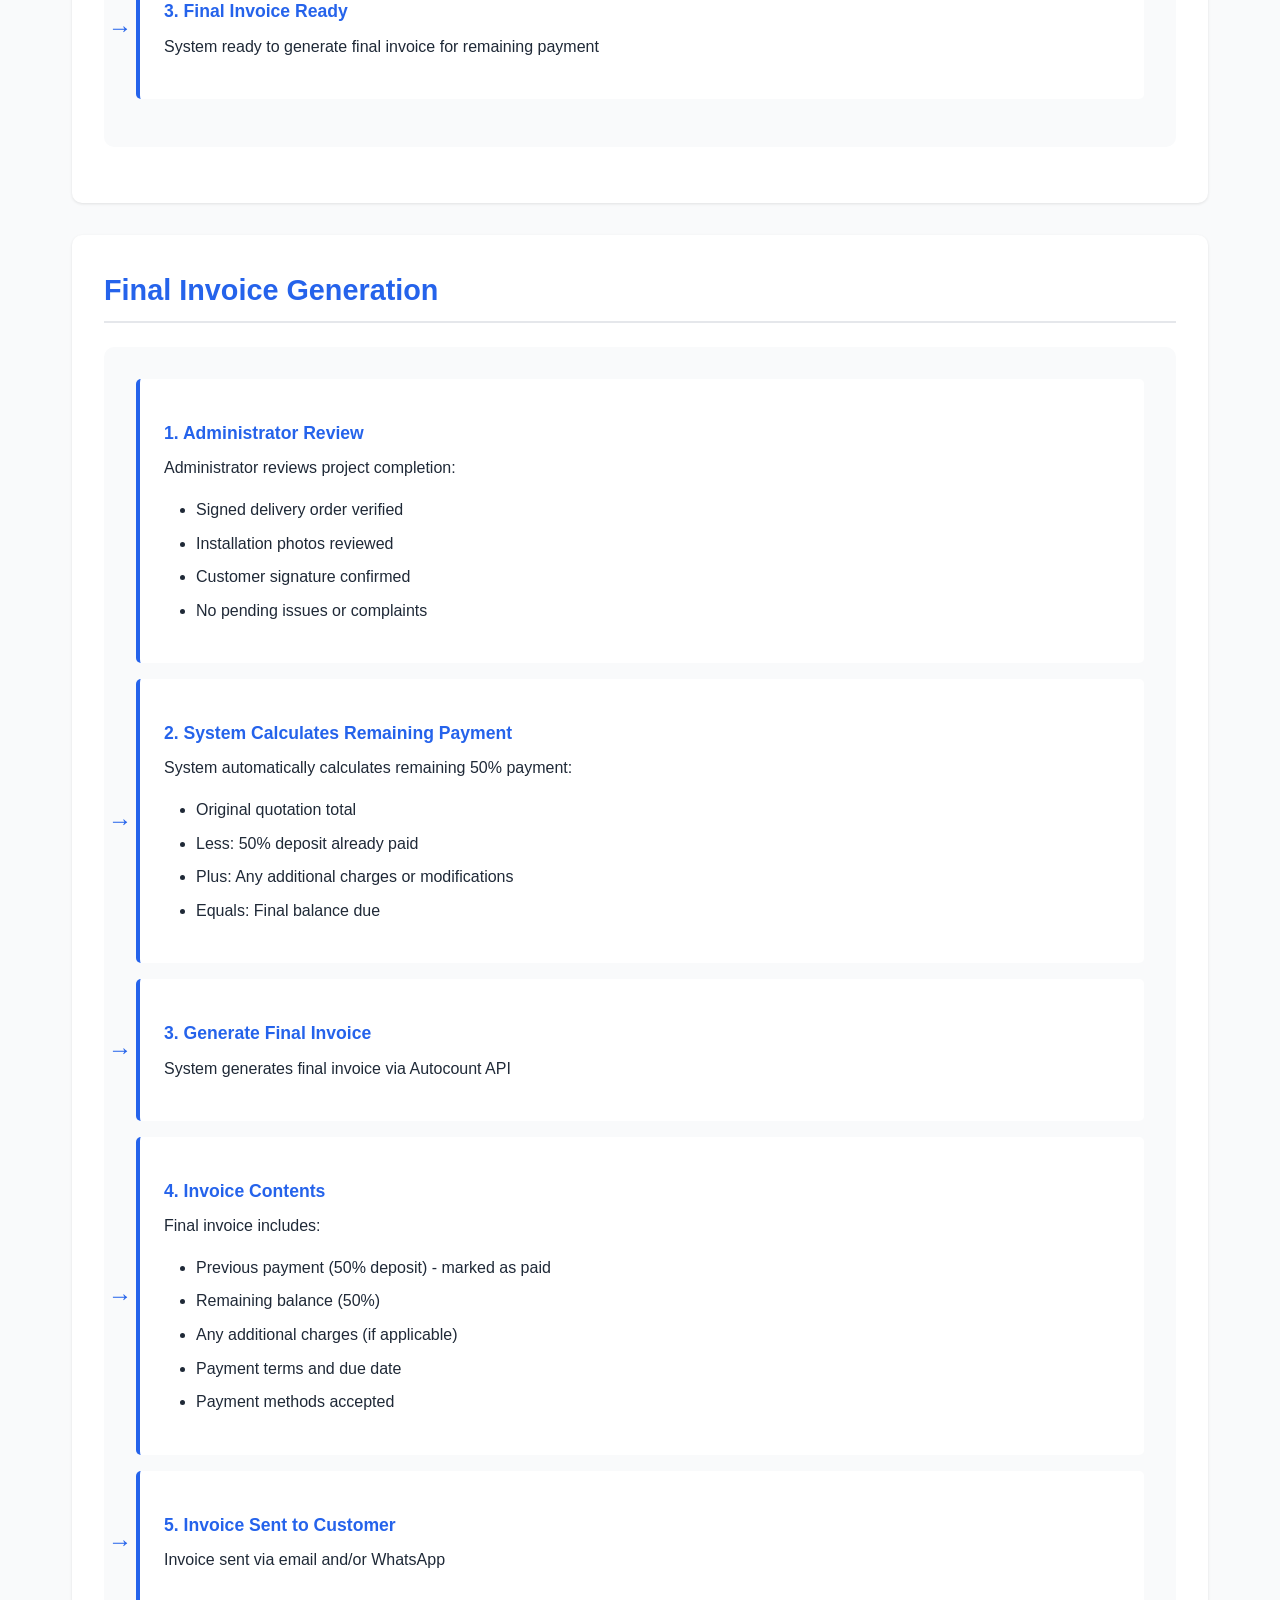
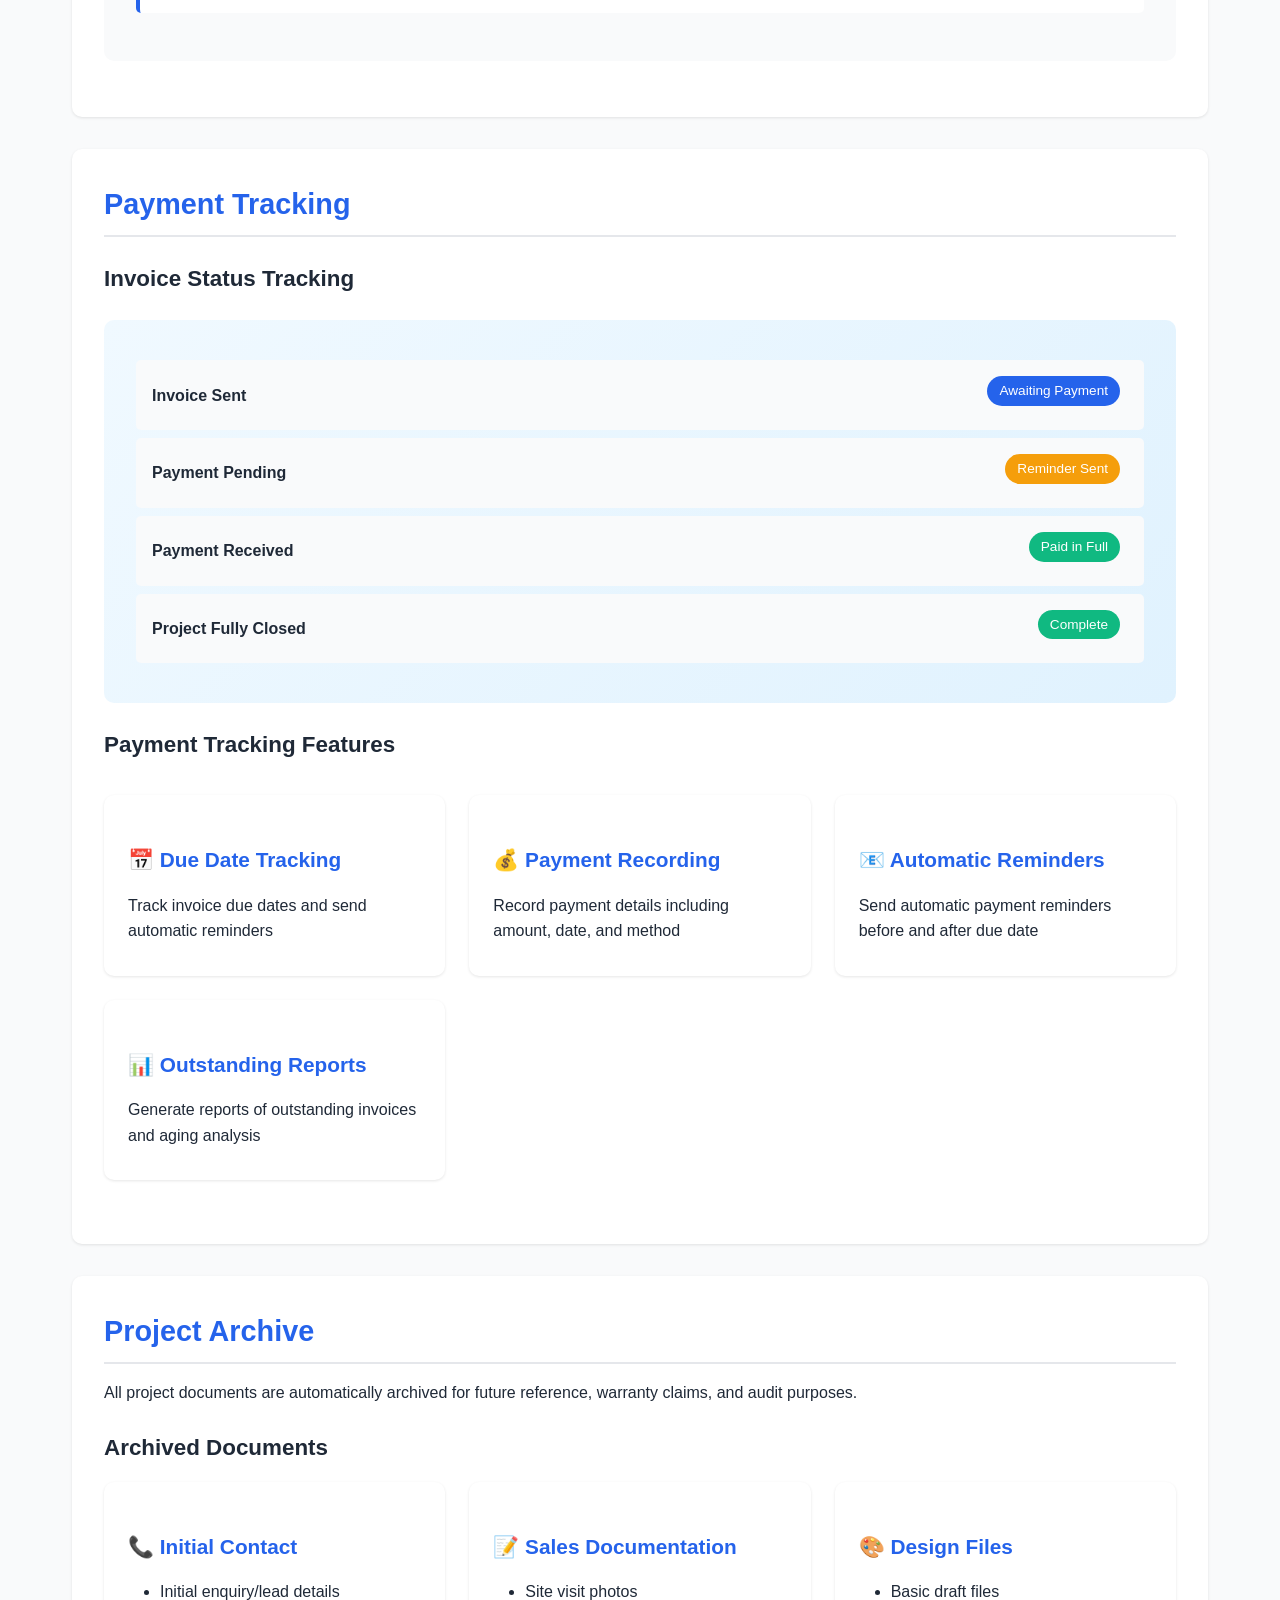
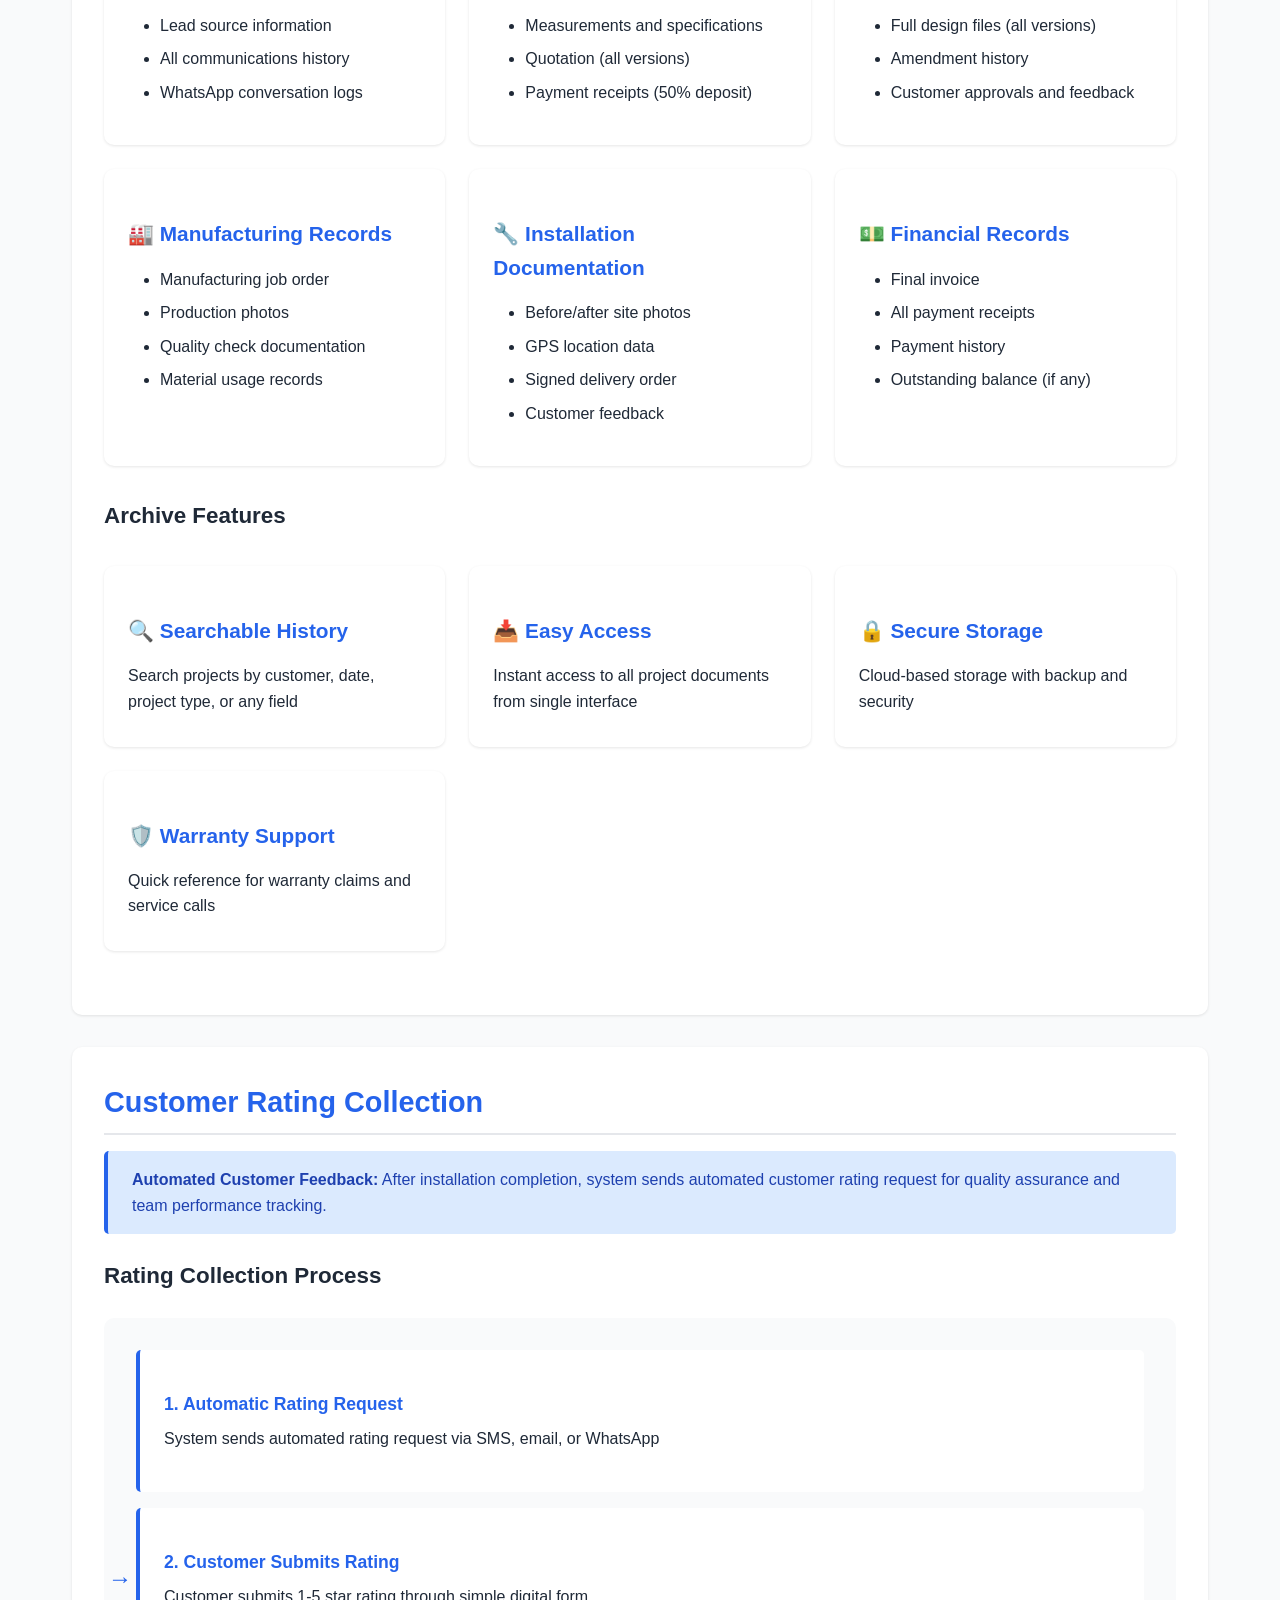
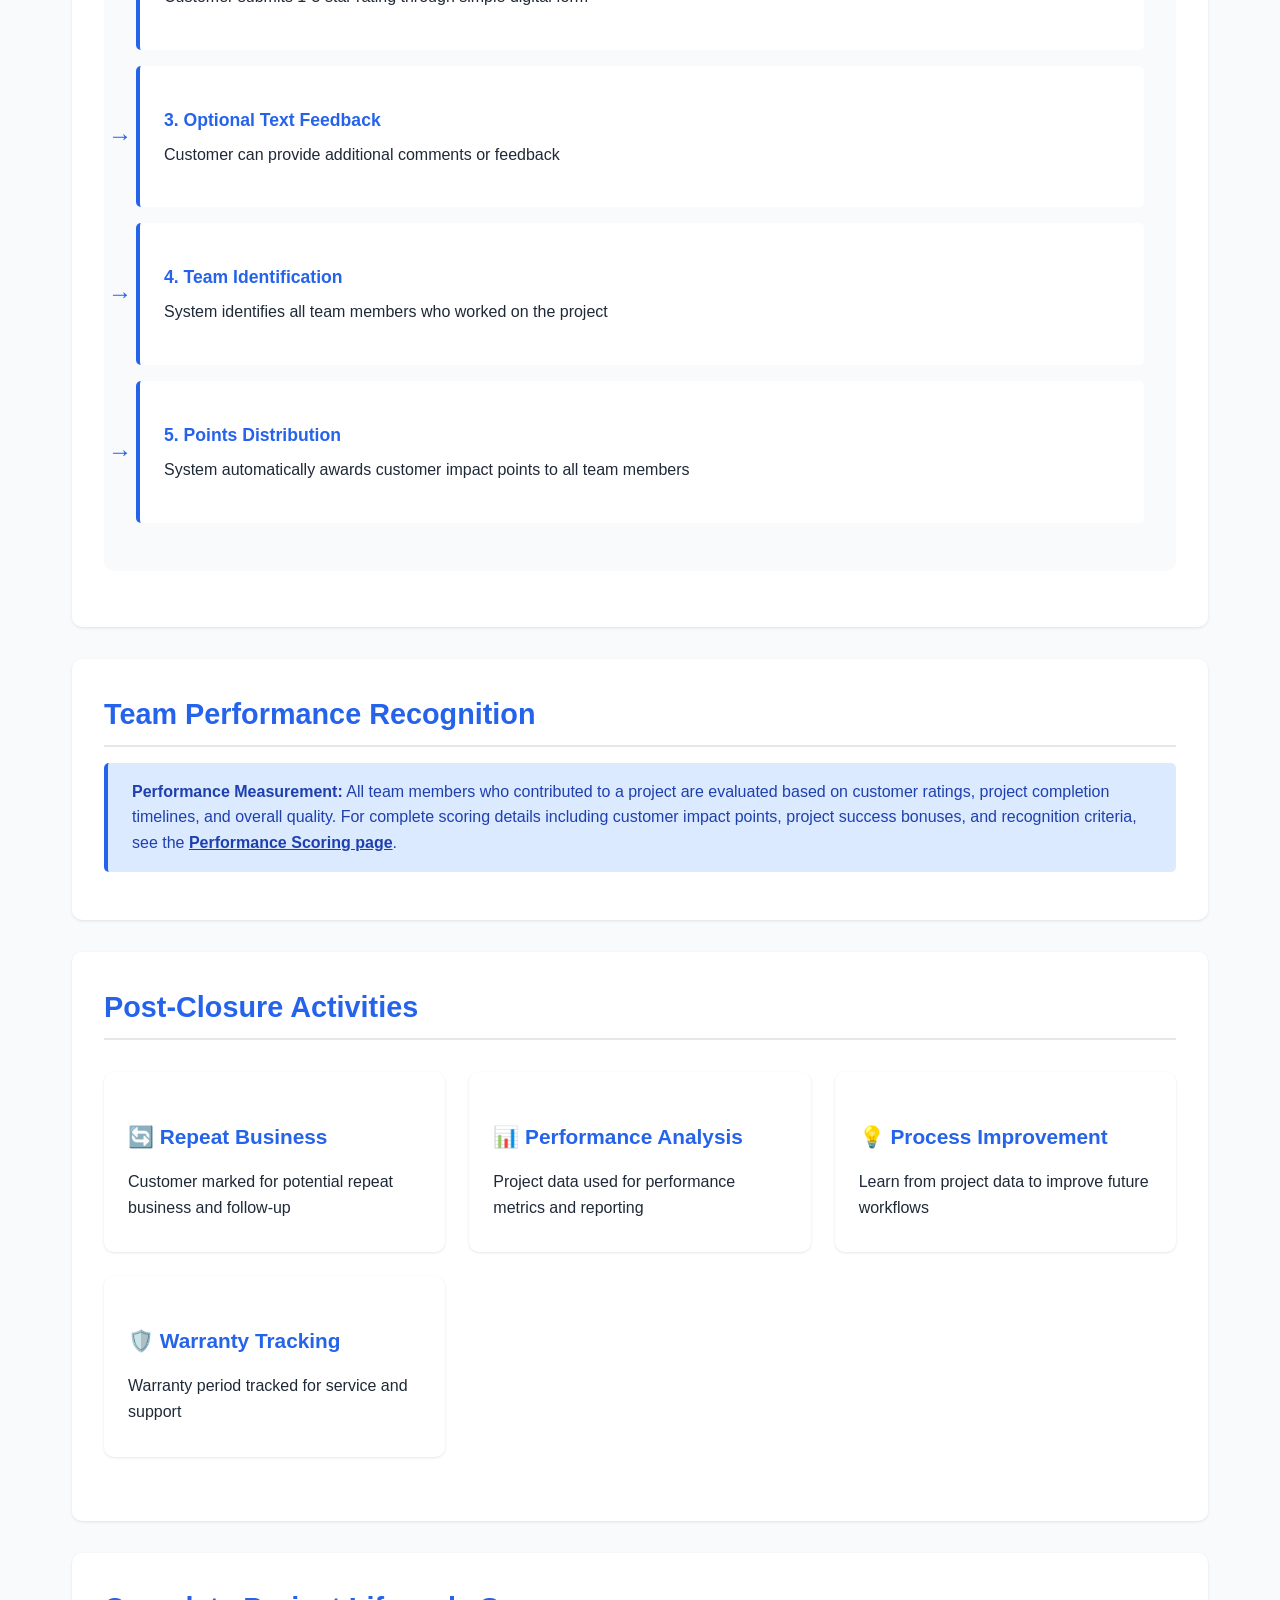
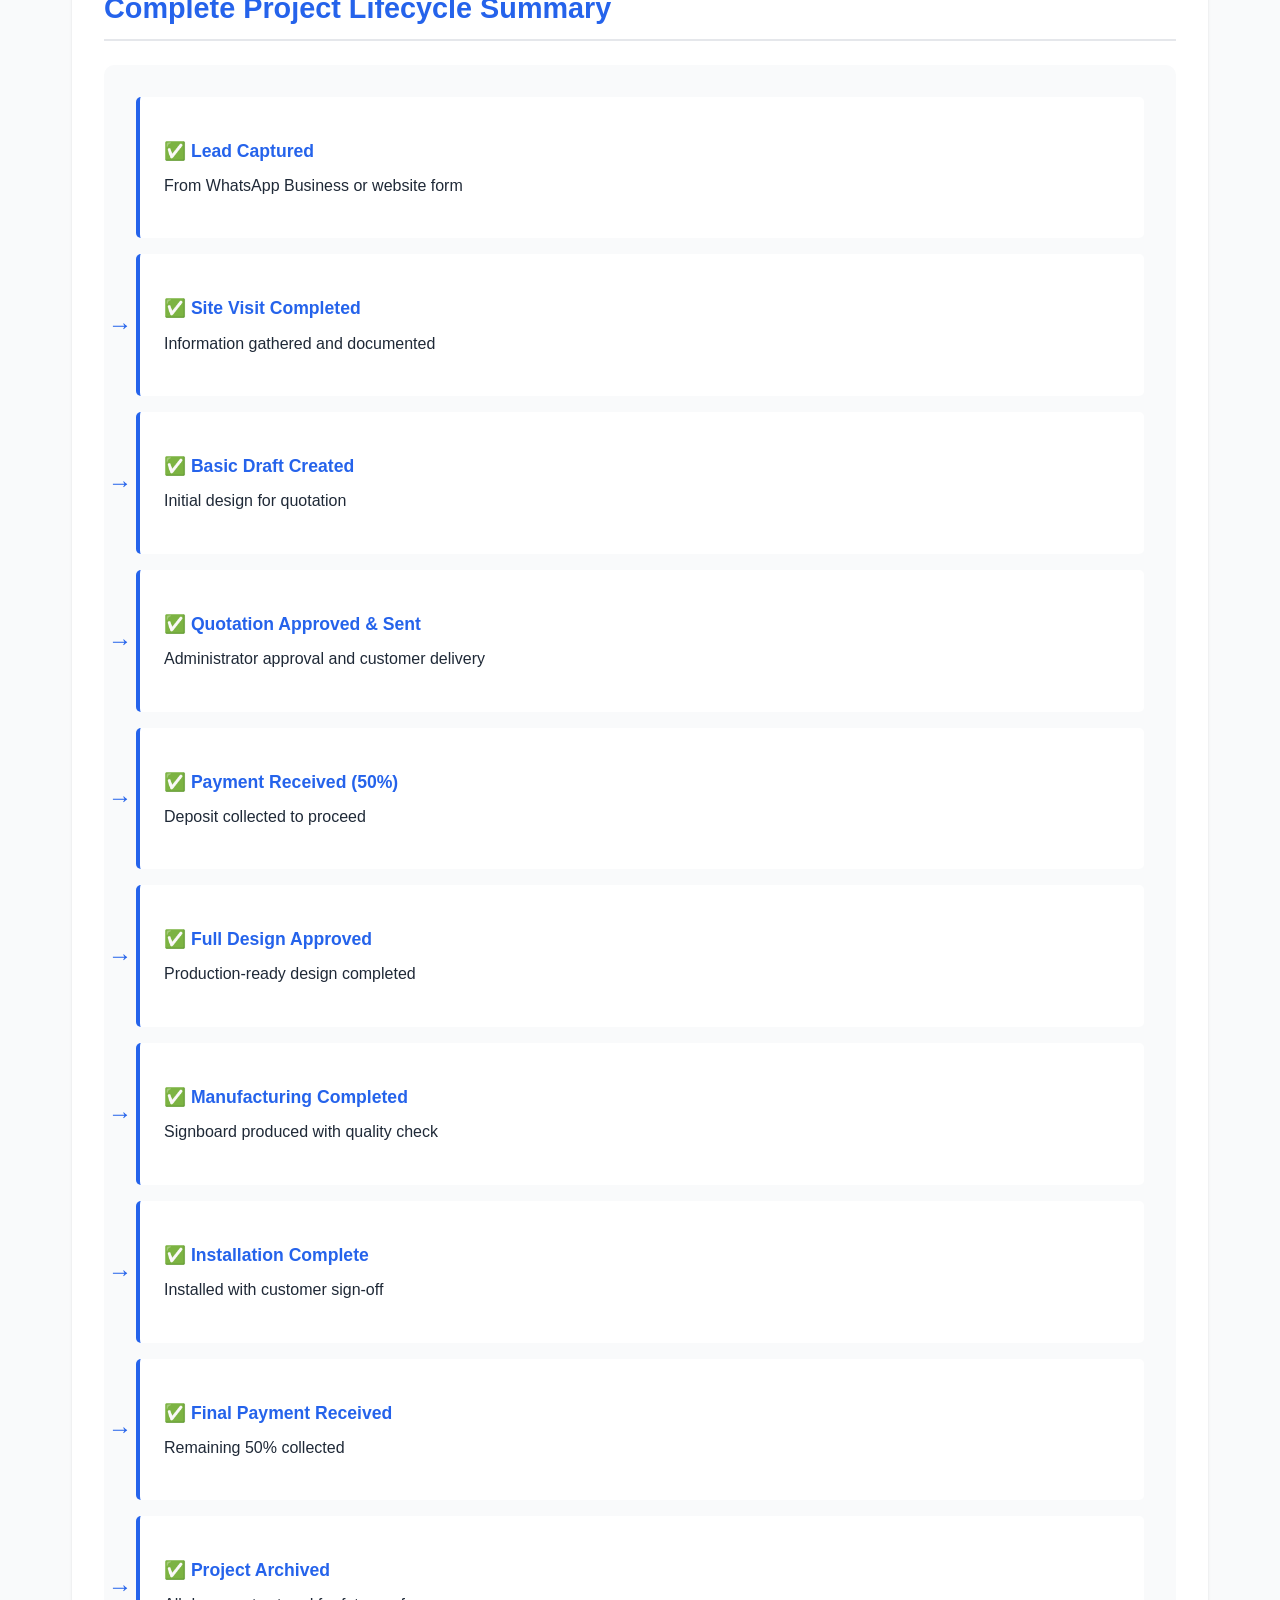
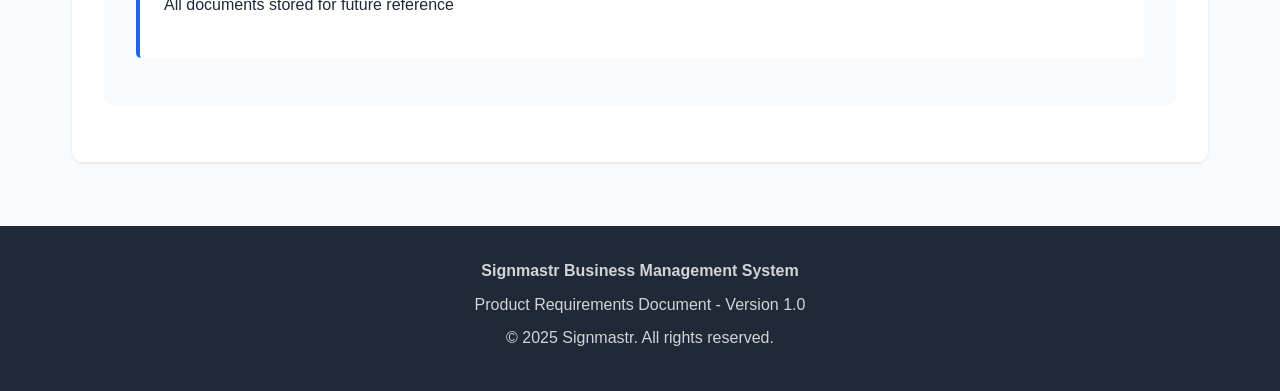
<file: project-closure.html>
<!DOCTYPE html>
<html lang="en">
<head>
    <meta charset="UTF-8">
    <meta name="viewport" content="width=device-width, initial-scale=1.0">
    <title>Project Closure & Invoicing - Signmastr Business Management System</title>
    <link rel="stylesheet" href="css/style.css">
</head>
<body>
    <header>
        <div class="header-container">
            <div class="logo">
                <h1>Signmastr</h1>
                <p>Business Management System</p>
            </div>
            <button class="menu-toggle" aria-label="Toggle menu">☰</button>
            <nav>
                <ul>
                    <li><a href="index.html">Home</a></li>
                    <li><a href="user-roles.html">User Roles</a></li>
                    <li><a href="lead-management.html">Lead Management</a></li>
                    <li><a href="quotation-process.html">Quotation</a></li>
                    <li><a href="design-phase.html">Design</a></li>
                    <li><a href="manufacturing.html">Manufacturing</a></li>
                    <li><a href="installation.html">Installation</a></li>
                    <li><a href="project-closure.html">Project Closure</a></li>
                    <li><a href="dashboards.html">Dashboards</a></li>
                    <li><a href="performance-scoring.html">Performance Scoring</a></li>
                    <li><a href="integrations.html">Integrations</a></li>
                    <li><a href="implementation.html">Implementation</a></li>
                </ul>
            </nav>
        </div>
    </header>

    <div class="container">
        <div class="page-header">
            <h1>Project Closure & Invoicing</h1>
            <p>Final invoicing, payment collection, and project archival - completing the project lifecycle.</p>
        </div>

        <div class="content-section">
            <h2>Project Completion Triggers</h2>

            <div class="cards-grid">
                <div class="card">
                    <h3>✅ Installer Completion</h3>
                    <p>Installer marks installation as complete via mobile app</p>
                </div>

                <div class="card">
                    <h3>📄 Signed Delivery Order</h3>
                    <p>Signed delivery order uploaded to system</p>
                </div>

                <div class="card">
                    <h3>👨‍💼 Administrator Confirmation</h3>
                    <p>Administrator reviews and confirms completion</p>
                </div>

                <div class="card">
                    <h3>📊 Status Update</h3>
                    <p>System updates project status to "Installation Complete"</p>
                </div>
            </div>
        </div>

        <div class="content-section">
            <h2>Project Completion Workflow</h2>

            <div class="process-flow">
                <div class="process-step">
                    <h4>1. Automatic Status Update</h4>
                    <p>System automatically updates project status to "Installation Complete"</p>
                </div>

                <div class="process-step">
                    <h4>2. Notifications Sent</h4>
                    <p>Notification sent to:</p>
                    <ul>
                        <li>Administrator (for review and invoice generation)</li>
                        <li>Salesperson (for customer follow-up)</li>
                        <li>Accounting team (for payment tracking)</li>
                    </ul>
                </div>

                <div class="process-step">
                    <h4>3. Final Invoice Ready</h4>
                    <p>System ready to generate final invoice for remaining payment</p>
                </div>
            </div>
        </div>

        <div class="content-section">
            <h2>Final Invoice Generation</h2>

            <div class="process-flow">
                <div class="process-step">
                    <h4>1. Administrator Review</h4>
                    <p>Administrator reviews project completion:</p>
                    <ul>
                        <li>Signed delivery order verified</li>
                        <li>Installation photos reviewed</li>
                        <li>Customer signature confirmed</li>
                        <li>No pending issues or complaints</li>
                    </ul>
                </div>

                <div class="process-step">
                    <h4>2. System Calculates Remaining Payment</h4>
                    <p>System automatically calculates remaining 50% payment:</p>
                    <ul>
                        <li>Original quotation total</li>
                        <li>Less: 50% deposit already paid</li>
                        <li>Plus: Any additional charges or modifications</li>
                        <li>Equals: Final balance due</li>
                    </ul>
                </div>

                <div class="process-step">
                    <h4>3. Generate Final Invoice</h4>
                    <p>System generates final invoice via Autocount API</p>
                </div>

                <div class="process-step">
                    <h4>4. Invoice Contents</h4>
                    <p>Final invoice includes:</p>
                    <ul>
                        <li>Previous payment (50% deposit) - marked as paid</li>
                        <li>Remaining balance (50%)</li>
                        <li>Any additional charges (if applicable)</li>
                        <li>Payment terms and due date</li>
                        <li>Payment methods accepted</li>
                    </ul>
                </div>

                <div class="process-step">
                    <h4>5. Invoice Sent to Customer</h4>
                    <p>Invoice sent via email and/or WhatsApp</p>
                </div>
            </div>
        </div>

        <div class="content-section">
            <h2>Payment Tracking</h2>

            <h3>Invoice Status Tracking</h3>
            <div class="scoring-breakdown">
                <div class="bonus-tier">
                    <span class="tier-name">Invoice Sent</span>
                    <span class="badge badge-primary">Awaiting Payment</span>
                </div>

                <div class="bonus-tier">
                    <span class="tier-name">Payment Pending</span>
                    <span class="badge badge-warning">Reminder Sent</span>
                </div>

                <div class="bonus-tier">
                    <span class="tier-name">Payment Received</span>
                    <span class="badge badge-success">Paid in Full</span>
                </div>

                <div class="bonus-tier">
                    <span class="tier-name">Project Fully Closed</span>
                    <span class="badge badge-success">Complete</span>
                </div>
            </div>

            <h3 class="mt-3">Payment Tracking Features</h3>
            <div class="cards-grid">
                <div class="card">
                    <h3>📅 Due Date Tracking</h3>
                    <p>Track invoice due dates and send automatic reminders</p>
                </div>

                <div class="card">
                    <h3>💰 Payment Recording</h3>
                    <p>Record payment details including amount, date, and method</p>
                </div>

                <div class="card">
                    <h3>📧 Automatic Reminders</h3>
                    <p>Send automatic payment reminders before and after due date</p>
                </div>

                <div class="card">
                    <h3>📊 Outstanding Reports</h3>
                    <p>Generate reports of outstanding invoices and aging analysis</p>
                </div>
            </div>
        </div>

        <div class="content-section">
            <h2>Project Archive</h2>

            <p>All project documents are automatically archived for future reference, warranty claims, and audit purposes.</p>

            <h3>Archived Documents</h3>
            <div class="cards-grid mt-2">
                <div class="card">
                    <h3>📞 Initial Contact</h3>
                    <ul>
                        <li>Initial enquiry/lead details</li>
                        <li>Lead source information</li>
                        <li>All communications history</li>
                        <li>WhatsApp conversation logs</li>
                    </ul>
                </div>

                <div class="card">
                    <h3>📝 Sales Documentation</h3>
                    <ul>
                        <li>Site visit photos</li>
                        <li>Measurements and specifications</li>
                        <li>Quotation (all versions)</li>
                        <li>Payment receipts (50% deposit)</li>
                    </ul>
                </div>

                <div class="card">
                    <h3>🎨 Design Files</h3>
                    <ul>
                        <li>Basic draft files</li>
                        <li>Full design files (all versions)</li>
                        <li>Amendment history</li>
                        <li>Customer approvals and feedback</li>
                    </ul>
                </div>

                <div class="card">
                    <h3>🏭 Manufacturing Records</h3>
                    <ul>
                        <li>Manufacturing job order</li>
                        <li>Production photos</li>
                        <li>Quality check documentation</li>
                        <li>Material usage records</li>
                    </ul>
                </div>

                <div class="card">
                    <h3>🔧 Installation Documentation</h3>
                    <ul>
                        <li>Before/after site photos</li>
                        <li>GPS location data</li>
                        <li>Signed delivery order</li>
                        <li>Customer feedback</li>
                    </ul>
                </div>

                <div class="card">
                    <h3>💵 Financial Records</h3>
                    <ul>
                        <li>Final invoice</li>
                        <li>All payment receipts</li>
                        <li>Payment history</li>
                        <li>Outstanding balance (if any)</li>
                    </ul>
                </div>
            </div>

            <h3 class="mt-3">Archive Features</h3>
            <div class="cards-grid">
                <div class="card">
                    <h3>🔍 Searchable History</h3>
                    <p>Search projects by customer, date, project type, or any field</p>
                </div>

                <div class="card">
                    <h3>📥 Easy Access</h3>
                    <p>Instant access to all project documents from single interface</p>
                </div>

                <div class="card">
                    <h3>🔒 Secure Storage</h3>
                    <p>Cloud-based storage with backup and security</p>
                </div>

                <div class="card">
                    <h3>🛡️ Warranty Support</h3>
                    <p>Quick reference for warranty claims and service calls</p>
                </div>
            </div>
        </div>

        <div class="content-section">
            <h2>Customer Rating Collection</h2>

            <div class="alert alert-info">
                <strong>Automated Customer Feedback:</strong> After installation completion, system sends automated customer rating request for quality assurance and team performance tracking.
            </div>

            <h3>Rating Collection Process</h3>
            <div class="process-flow">
                <div class="process-step">
                    <h4>1. Automatic Rating Request</h4>
                    <p>System sends automated rating request via SMS, email, or WhatsApp</p>
                </div>

                <div class="process-step">
                    <h4>2. Customer Submits Rating</h4>
                    <p>Customer submits 1-5 star rating through simple digital form</p>
                </div>

                <div class="process-step">
                    <h4>3. Optional Text Feedback</h4>
                    <p>Customer can provide additional comments or feedback</p>
                </div>

                <div class="process-step">
                    <h4>4. Team Identification</h4>
                    <p>System identifies all team members who worked on the project</p>
                </div>

                <div class="process-step">
                    <h4>5. Points Distribution</h4>
                    <p>System automatically awards customer impact points to all team members</p>
                </div>
            </div>

        </div>

        <div class="content-section">
            <h2>Team Performance Recognition</h2>

            <div class="alert alert-info">
                <strong>Performance Measurement:</strong> All team members who contributed to a project are evaluated based on customer ratings, project completion timelines, and overall quality. For complete scoring details including customer impact points, project success bonuses, and recognition criteria, see the <a href="performance-scoring.html" style="color: var(--secondary-color); font-weight: 600;">Performance Scoring page</a>.
            </div>
        </div>

        <div class="content-section">
            <h2>Post-Closure Activities</h2>

            <div class="cards-grid">
                <div class="card">
                    <h3>🔄 Repeat Business</h3>
                    <p>Customer marked for potential repeat business and follow-up</p>
                </div>

                <div class="card">
                    <h3>📊 Performance Analysis</h3>
                    <p>Project data used for performance metrics and reporting</p>
                </div>

                <div class="card">
                    <h3>💡 Process Improvement</h3>
                    <p>Learn from project data to improve future workflows</p>
                </div>

                <div class="card">
                    <h3>🛡️ Warranty Tracking</h3>
                    <p>Warranty period tracked for service and support</p>
                </div>
            </div>
        </div>

        <div class="content-section">
            <h2>Complete Project Lifecycle Summary</h2>

            <div class="process-flow">
                <div class="process-step">
                    <h4>✅ Lead Captured</h4>
                    <p>From WhatsApp Business or website form</p>
                </div>

                <div class="process-step">
                    <h4>✅ Site Visit Completed</h4>
                    <p>Information gathered and documented</p>
                </div>

                <div class="process-step">
                    <h4>✅ Basic Draft Created</h4>
                    <p>Initial design for quotation</p>
                </div>

                <div class="process-step">
                    <h4>✅ Quotation Approved & Sent</h4>
                    <p>Administrator approval and customer delivery</p>
                </div>

                <div class="process-step">
                    <h4>✅ Payment Received (50%)</h4>
                    <p>Deposit collected to proceed</p>
                </div>

                <div class="process-step">
                    <h4>✅ Full Design Approved</h4>
                    <p>Production-ready design completed</p>
                </div>

                <div class="process-step">
                    <h4>✅ Manufacturing Completed</h4>
                    <p>Signboard produced with quality check</p>
                </div>

                <div class="process-step">
                    <h4>✅ Installation Complete</h4>
                    <p>Installed with customer sign-off</p>
                </div>

                <div class="process-step">
                    <h4>✅ Final Payment Received</h4>
                    <p>Remaining 50% collected</p>
                </div>

                <div class="process-step">
                    <h4>✅ Project Archived</h4>
                    <p>All documents stored for future reference</p>
                </div>
            </div>
        </div>
    </div>

    <footer>
        <div class="footer-container">
            <p><strong>Signmastr Business Management System</strong></p>
            <p>Product Requirements Document - Version 1.0</p>
            <p>© 2025 Signmastr. All rights reserved.</p>
        </div>
    </footer>

    <script src="js/main.js"></script>
</body>
</html>
</file>
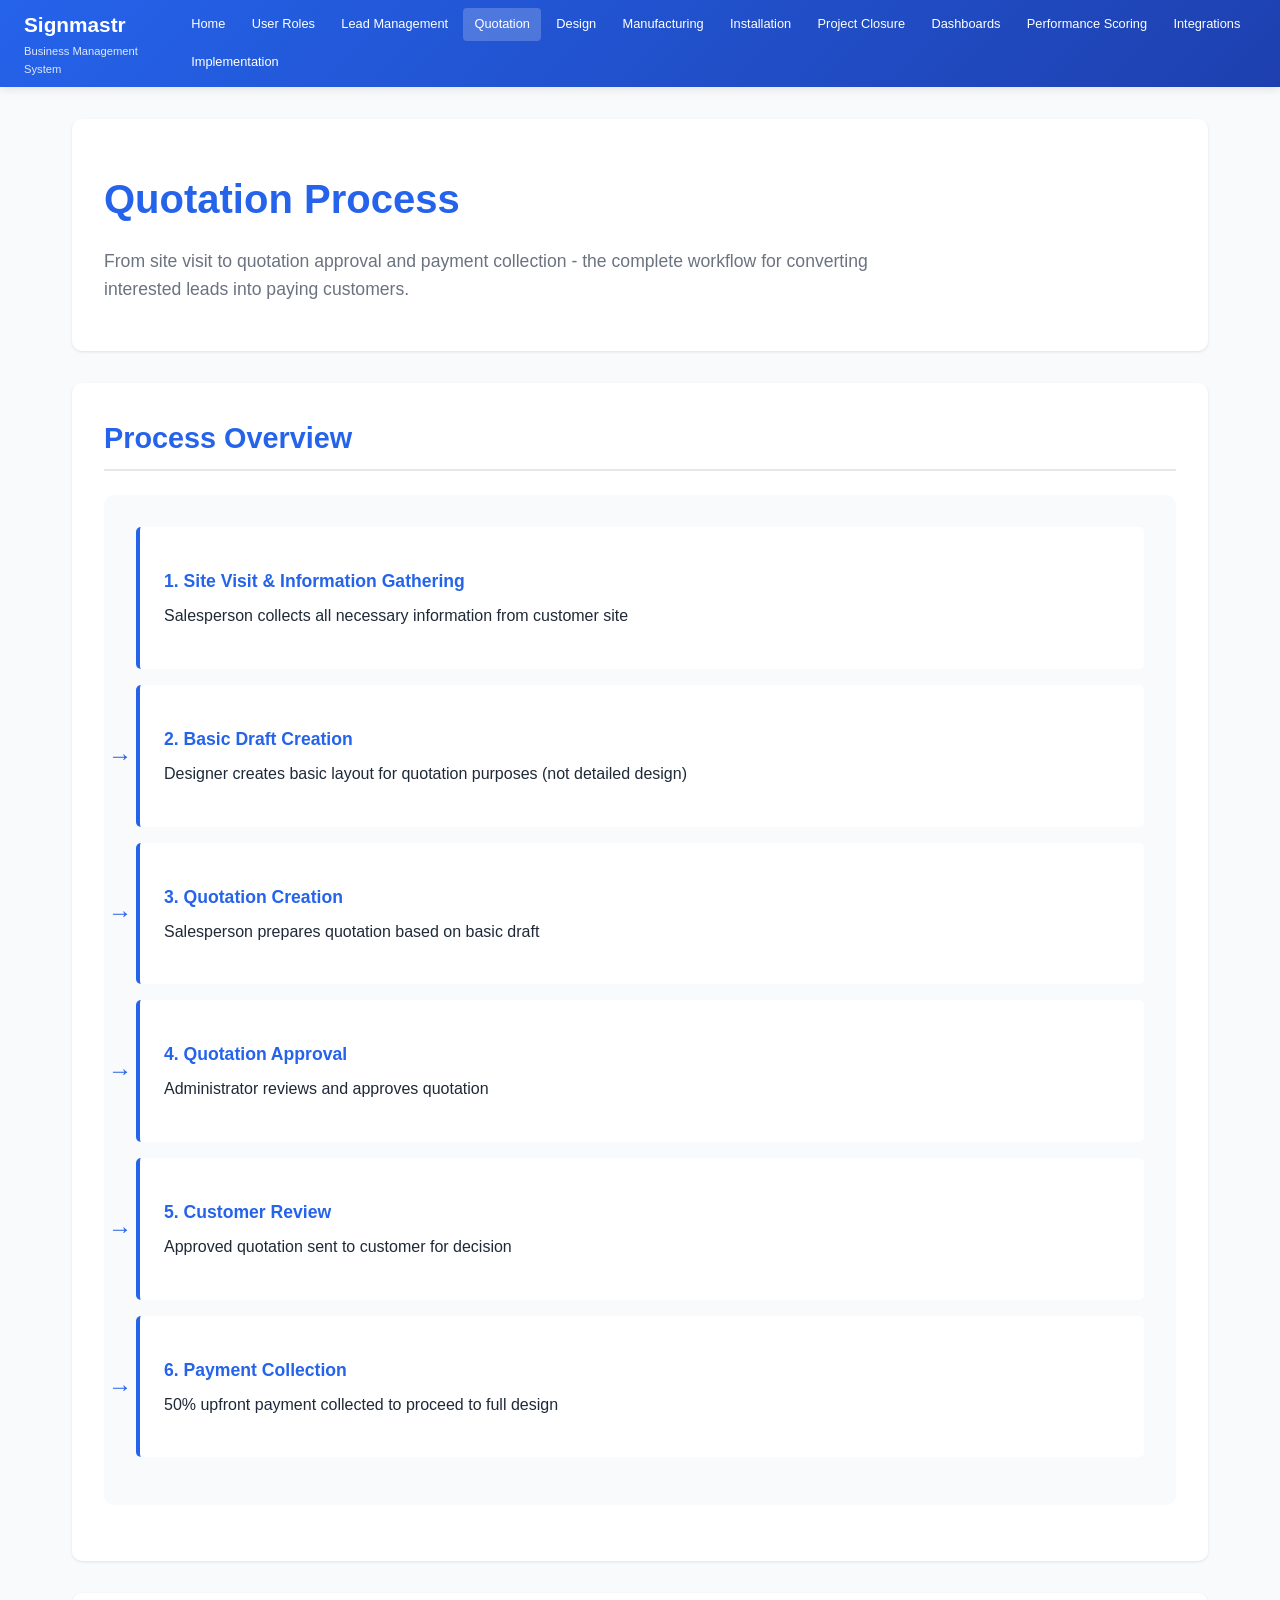
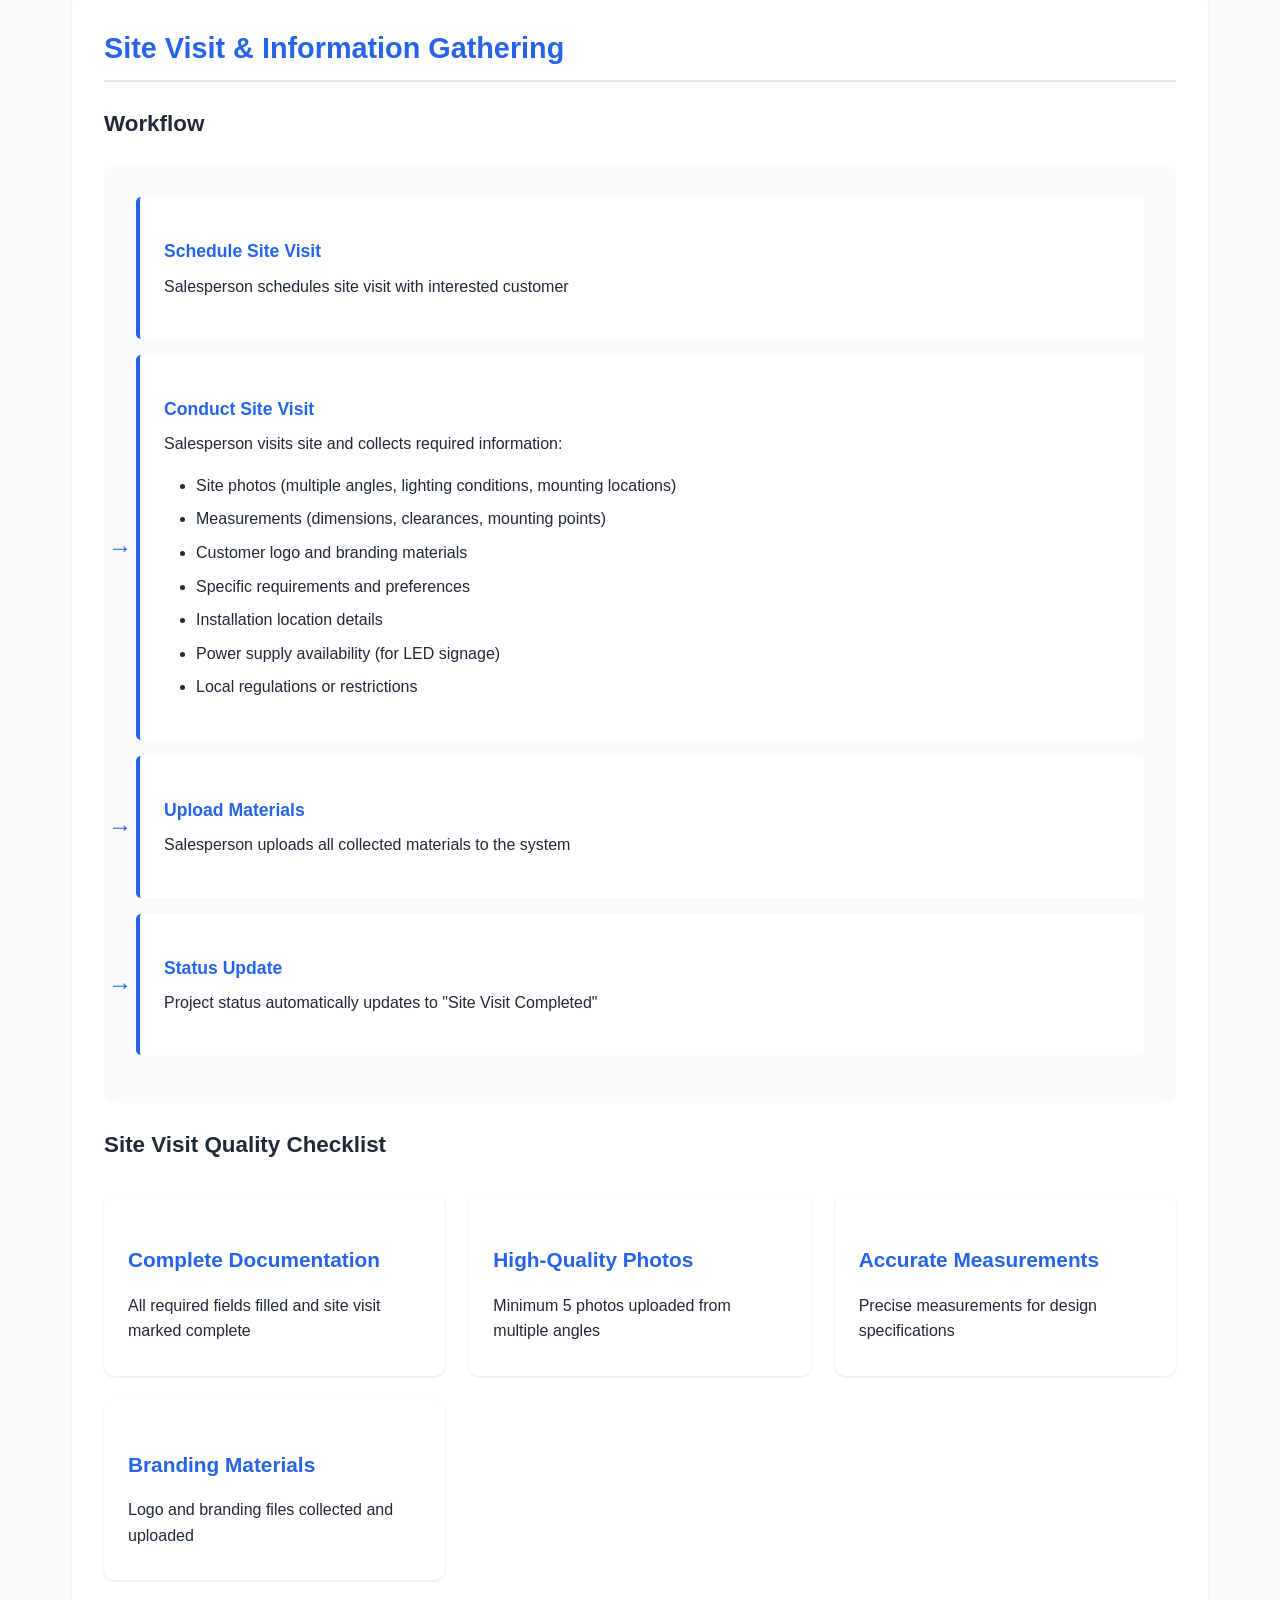
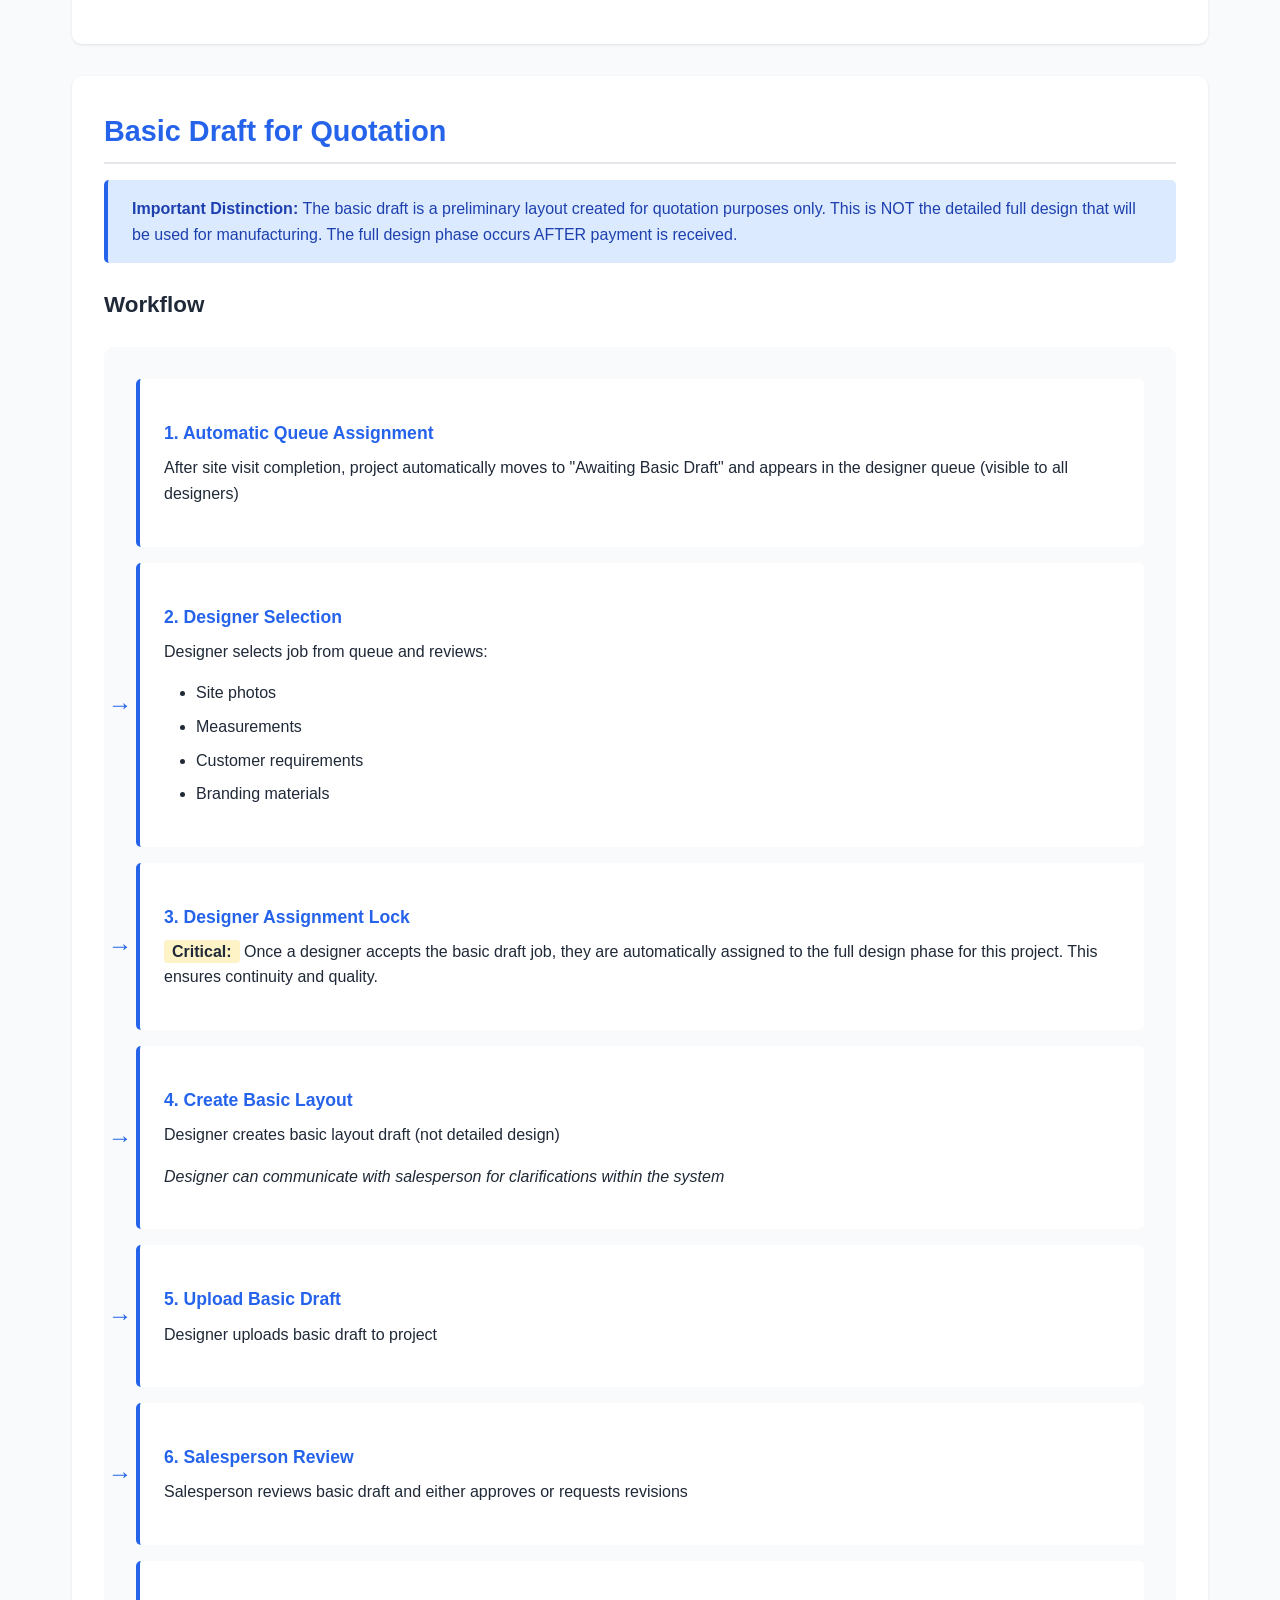
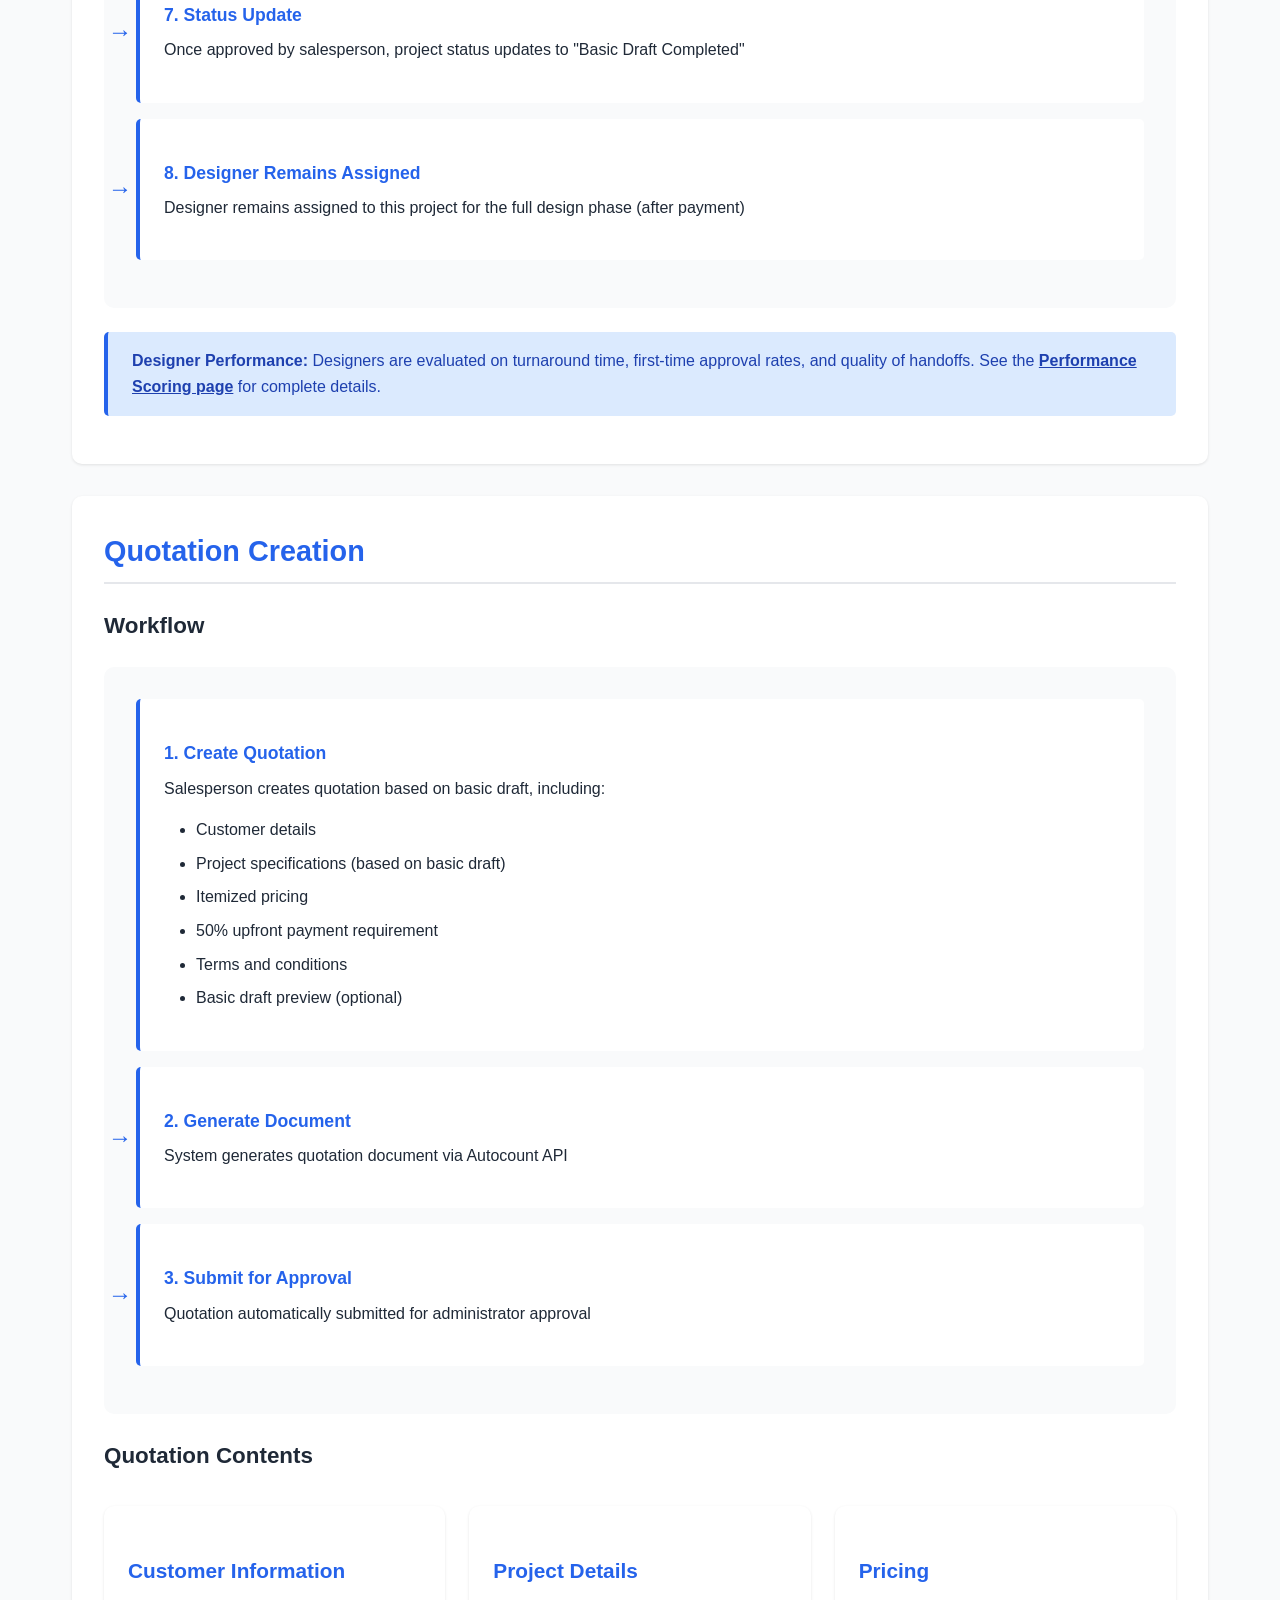
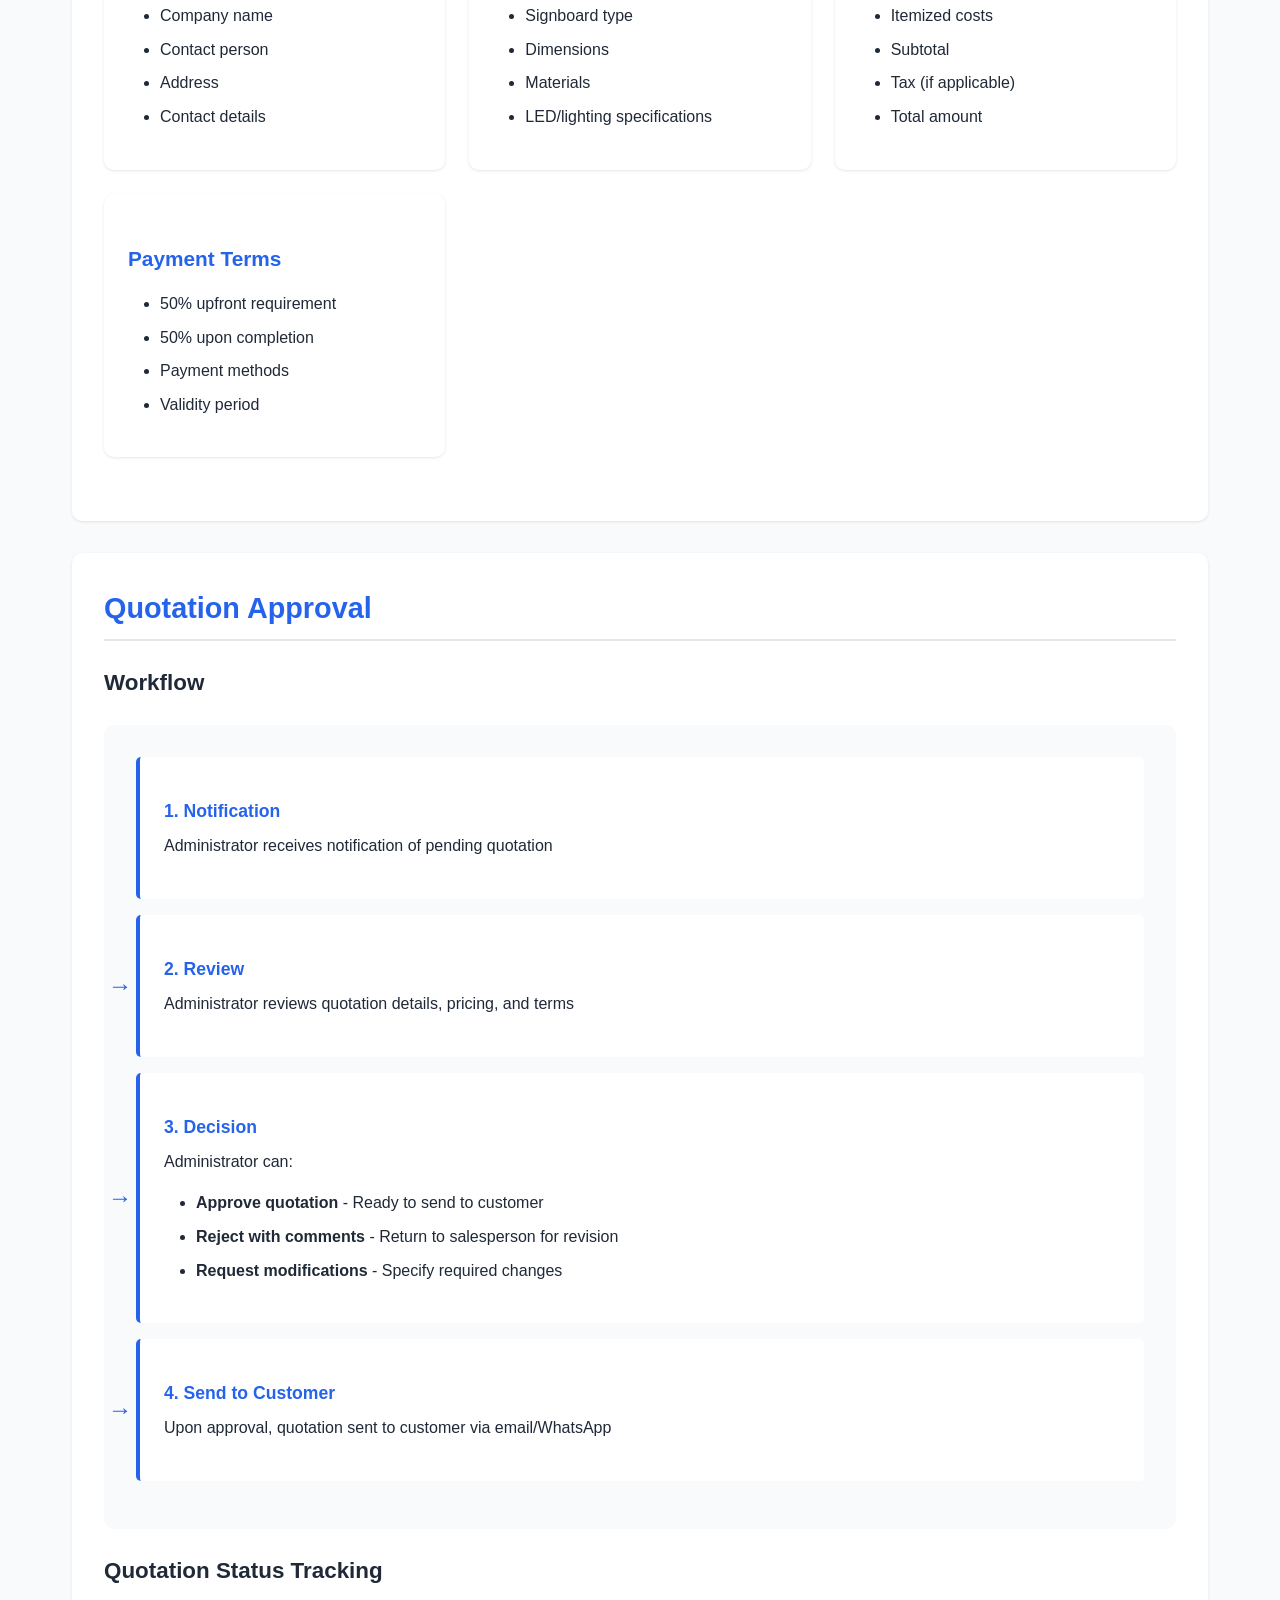
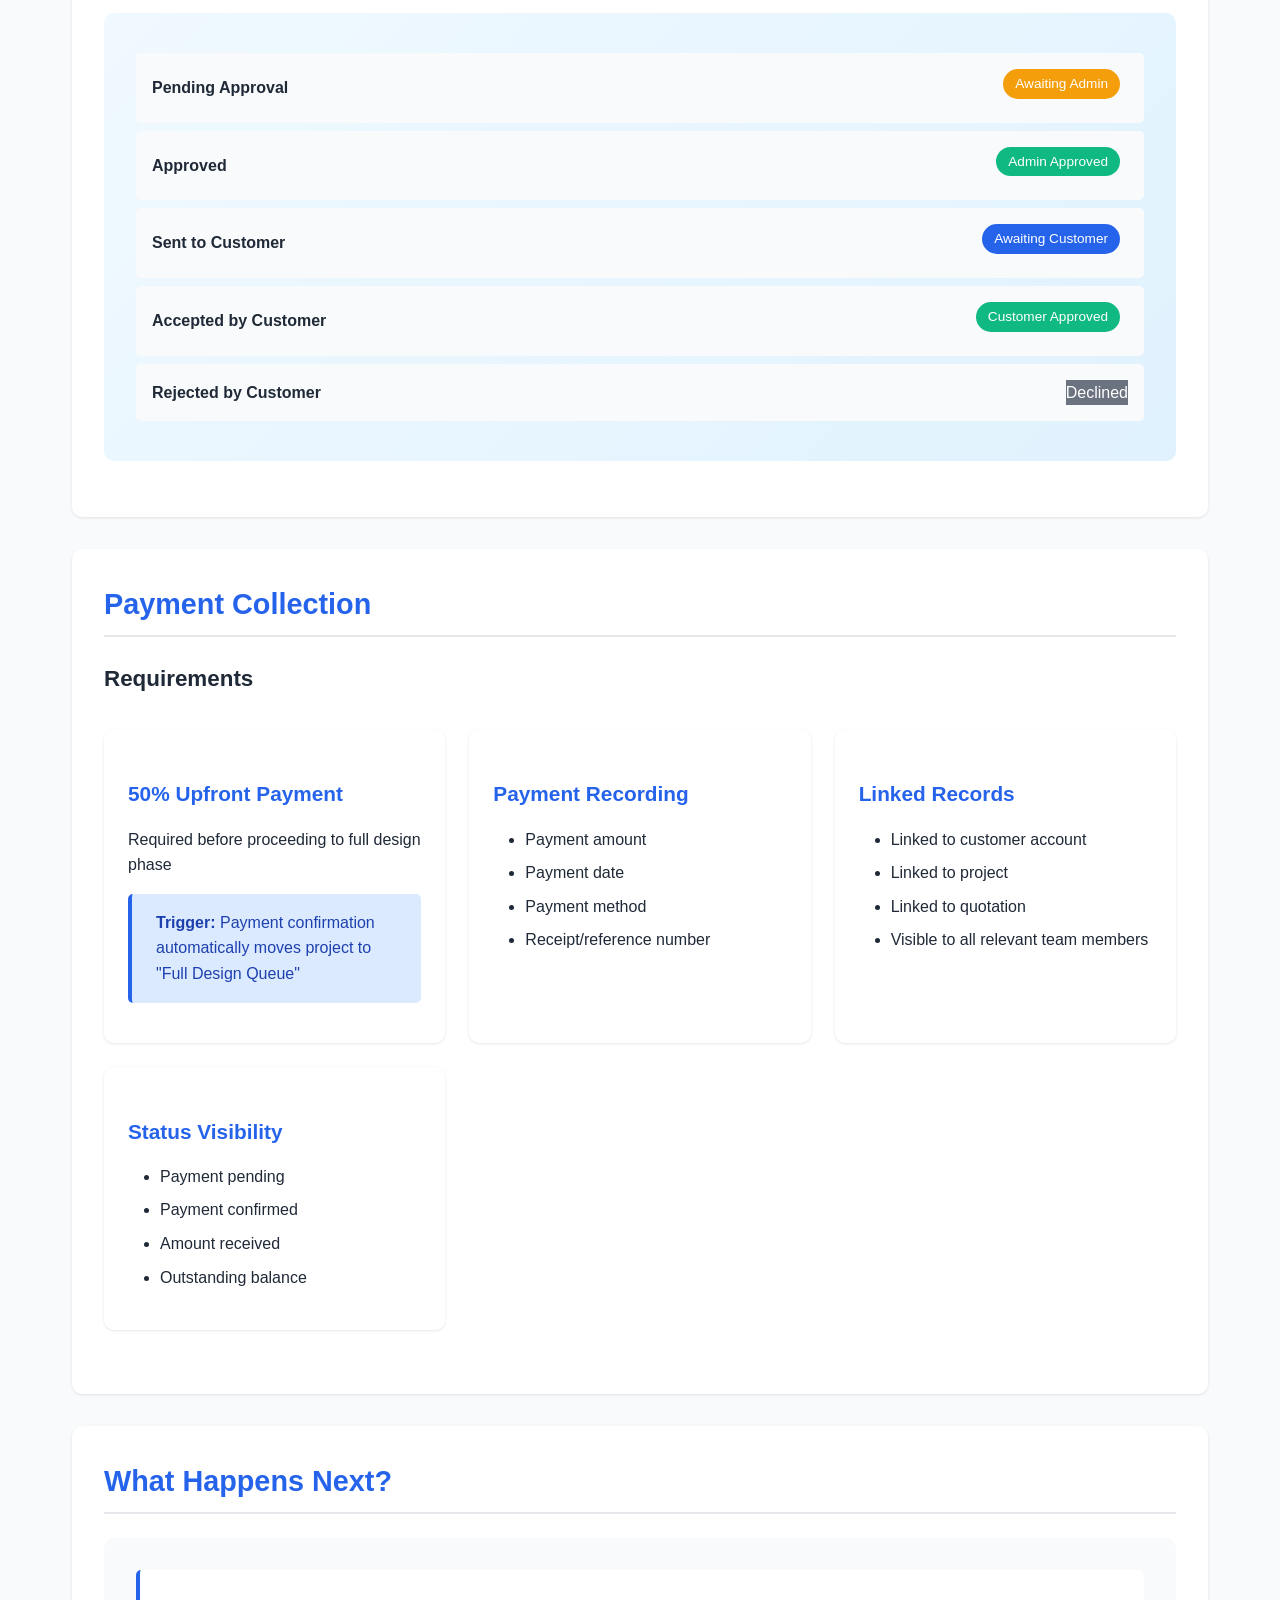
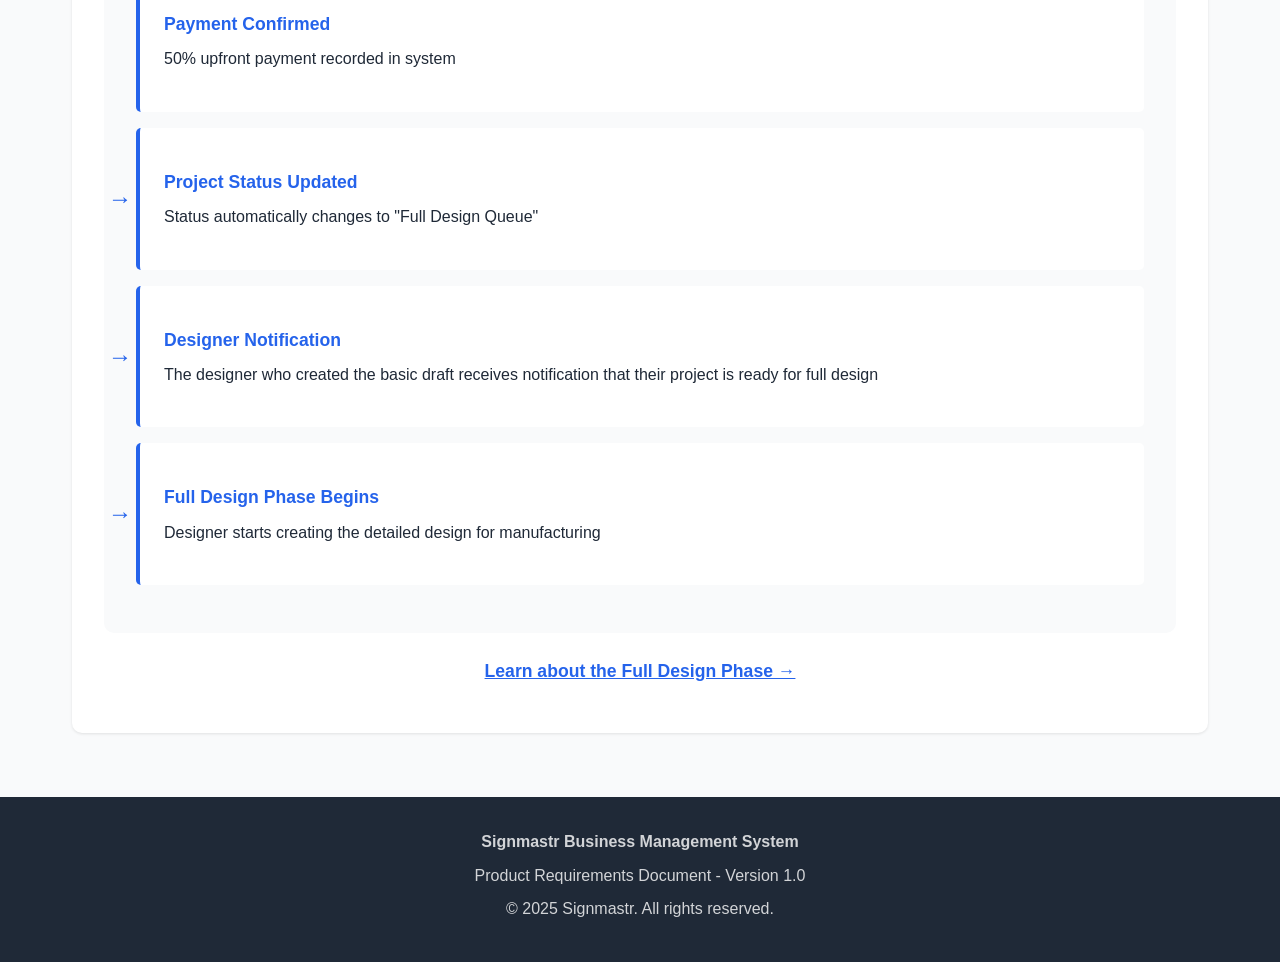
<file: quotation-process.html>
<!DOCTYPE html>
<html lang="en">
<head>
    <meta charset="UTF-8">
    <meta name="viewport" content="width=device-width, initial-scale=1.0">
    <title>Quotation Process - Signmastr Business Management System</title>
    <link rel="stylesheet" href="css/style.css">
</head>
<body>
    <header>
        <div class="header-container">
            <div class="logo">
                <h1>Signmastr</h1>
                <p>Business Management System</p>
            </div>
            <button class="menu-toggle" aria-label="Toggle menu">☰</button>
            <nav>
                <ul>
                    <li><a href="index.html">Home</a></li>
                    <li><a href="user-roles.html">User Roles</a></li>
                    <li><a href="lead-management.html">Lead Management</a></li>
                    <li><a href="quotation-process.html">Quotation</a></li>
                    <li><a href="design-phase.html">Design</a></li>
                    <li><a href="manufacturing.html">Manufacturing</a></li>
                    <li><a href="installation.html">Installation</a></li>
                    <li><a href="project-closure.html">Project Closure</a></li>
                    <li><a href="dashboards.html">Dashboards</a></li>
                    <li><a href="performance-scoring.html">Performance Scoring</a></li>
                    <li><a href="integrations.html">Integrations</a></li>
                    <li><a href="implementation.html">Implementation</a></li>
                </ul>
            </nav>
        </div>
    </header>

    <div class="container">
        <div class="page-header">
            <h1>Quotation Process</h1>
            <p>From site visit to quotation approval and payment collection - the complete workflow for converting interested leads into paying customers.</p>
        </div>

        <div class="content-section">
            <h2>Process Overview</h2>

            <div class="process-flow">
                <div class="process-step">
                    <h4>1. Site Visit & Information Gathering</h4>
                    <p>Salesperson collects all necessary information from customer site</p>
                </div>

                <div class="process-step">
                    <h4>2. Basic Draft Creation</h4>
                    <p>Designer creates basic layout for quotation purposes (not detailed design)</p>
                </div>

                <div class="process-step">
                    <h4>3. Quotation Creation</h4>
                    <p>Salesperson prepares quotation based on basic draft</p>
                </div>

                <div class="process-step">
                    <h4>4. Quotation Approval</h4>
                    <p>Administrator reviews and approves quotation</p>
                </div>

                <div class="process-step">
                    <h4>5. Customer Review</h4>
                    <p>Approved quotation sent to customer for decision</p>
                </div>

                <div class="process-step">
                    <h4>6. Payment Collection</h4>
                    <p>50% upfront payment collected to proceed to full design</p>
                </div>
            </div>
        </div>

        <div class="content-section">
            <h2>Site Visit & Information Gathering</h2>

            <h3>Workflow</h3>
            <div class="process-flow">
                <div class="process-step">
                    <h4>Schedule Site Visit</h4>
                    <p>Salesperson schedules site visit with interested customer</p>
                </div>

                <div class="process-step">
                    <h4>Conduct Site Visit</h4>
                    <p>Salesperson visits site and collects required information:</p>
                    <ul>
                        <li>Site photos (multiple angles, lighting conditions, mounting locations)</li>
                        <li>Measurements (dimensions, clearances, mounting points)</li>
                        <li>Customer logo and branding materials</li>
                        <li>Specific requirements and preferences</li>
                        <li>Installation location details</li>
                        <li>Power supply availability (for LED signage)</li>
                        <li>Local regulations or restrictions</li>
                    </ul>
                </div>

                <div class="process-step">
                    <h4>Upload Materials</h4>
                    <p>Salesperson uploads all collected materials to the system</p>
                </div>

                <div class="process-step">
                    <h4>Status Update</h4>
                    <p>Project status automatically updates to "Site Visit Completed"</p>
                </div>
            </div>

            <h3 class="mt-3">Site Visit Quality Checklist</h3>
            <div class="cards-grid">
                <div class="card">
                    <h3>Complete Documentation</h3>
                    <p class="mt-2">All required fields filled and site visit marked complete</p>
                </div>

                <div class="card">
                    <h3>High-Quality Photos</h3>
                    <p class="mt-2">Minimum 5 photos uploaded from multiple angles</p>
                </div>

                <div class="card">
                    <h3>Accurate Measurements</h3>
                    <p class="mt-2">Precise measurements for design specifications</p>
                </div>

                <div class="card">
                    <h3>Branding Materials</h3>
                    <p class="mt-2">Logo and branding files collected and uploaded</p>
                </div>
            </div>
        </div>

        <div class="content-section">
            <h2>Basic Draft for Quotation</h2>

            <div class="alert alert-info">
                <strong>Important Distinction:</strong> The basic draft is a preliminary layout created for quotation purposes only. This is NOT the detailed full design that will be used for manufacturing. The full design phase occurs AFTER payment is received.
            </div>

            <h3>Workflow</h3>
            <div class="process-flow">
                <div class="process-step">
                    <h4>1. Automatic Queue Assignment</h4>
                    <p>After site visit completion, project automatically moves to "Awaiting Basic Draft" and appears in the designer queue (visible to all designers)</p>
                </div>

                <div class="process-step">
                    <h4>2. Designer Selection</h4>
                    <p>Designer selects job from queue and reviews:</p>
                    <ul>
                        <li>Site photos</li>
                        <li>Measurements</li>
                        <li>Customer requirements</li>
                        <li>Branding materials</li>
                    </ul>
                </div>

                <div class="process-step">
                    <h4>3. Designer Assignment Lock</h4>
                    <p><strong class="highlight">Critical:</strong> Once a designer accepts the basic draft job, they are automatically assigned to the full design phase for this project. This ensures continuity and quality.</p>
                </div>

                <div class="process-step">
                    <h4>4. Create Basic Layout</h4>
                    <p>Designer creates basic layout draft (not detailed design)</p>
                    <p class="mt-1"><em>Designer can communicate with salesperson for clarifications within the system</em></p>
                </div>

                <div class="process-step">
                    <h4>5. Upload Basic Draft</h4>
                    <p>Designer uploads basic draft to project</p>
                </div>

                <div class="process-step">
                    <h4>6. Salesperson Review</h4>
                    <p>Salesperson reviews basic draft and either approves or requests revisions</p>
                </div>

                <div class="process-step">
                    <h4>7. Status Update</h4>
                    <p>Once approved by salesperson, project status updates to "Basic Draft Completed"</p>
                </div>

                <div class="process-step">
                    <h4>8. Designer Remains Assigned</h4>
                    <p>Designer remains assigned to this project for the full design phase (after payment)</p>
                </div>
            </div>

            <div class="alert alert-info">
                <strong>Designer Performance:</strong> Designers are evaluated on turnaround time, first-time approval rates, and quality of handoffs. See the <a href="performance-scoring.html" style="color: var(--secondary-color); font-weight: 600;">Performance Scoring page</a> for complete details.
            </div>
        </div>

        <div class="content-section">
            <h2>Quotation Creation</h2>

            <h3>Workflow</h3>
            <div class="process-flow">
                <div class="process-step">
                    <h4>1. Create Quotation</h4>
                    <p>Salesperson creates quotation based on basic draft, including:</p>
                    <ul>
                        <li>Customer details</li>
                        <li>Project specifications (based on basic draft)</li>
                        <li>Itemized pricing</li>
                        <li>50% upfront payment requirement</li>
                        <li>Terms and conditions</li>
                        <li>Basic draft preview (optional)</li>
                    </ul>
                </div>

                <div class="process-step">
                    <h4>2. Generate Document</h4>
                    <p>System generates quotation document via Autocount API</p>
                </div>

                <div class="process-step">
                    <h4>3. Submit for Approval</h4>
                    <p>Quotation automatically submitted for administrator approval</p>
                </div>
            </div>

            <h3 class="mt-3">Quotation Contents</h3>
            <div class="cards-grid">
                <div class="card">
                    <h3>Customer Information</h3>
                    <ul>
                        <li>Company name</li>
                        <li>Contact person</li>
                        <li>Address</li>
                        <li>Contact details</li>
                    </ul>
                </div>

                <div class="card">
                    <h3>Project Details</h3>
                    <ul>
                        <li>Signboard type</li>
                        <li>Dimensions</li>
                        <li>Materials</li>
                        <li>LED/lighting specifications</li>
                    </ul>
                </div>

                <div class="card">
                    <h3>Pricing</h3>
                    <ul>
                        <li>Itemized costs</li>
                        <li>Subtotal</li>
                        <li>Tax (if applicable)</li>
                        <li>Total amount</li>
                    </ul>
                </div>

                <div class="card">
                    <h3>Payment Terms</h3>
                    <ul>
                        <li>50% upfront requirement</li>
                        <li>50% upon completion</li>
                        <li>Payment methods</li>
                        <li>Validity period</li>
                    </ul>
                </div>
            </div>
        </div>

        <div class="content-section">
            <h2>Quotation Approval</h2>

            <h3>Workflow</h3>
            <div class="process-flow">
                <div class="process-step">
                    <h4>1. Notification</h4>
                    <p>Administrator receives notification of pending quotation</p>
                </div>

                <div class="process-step">
                    <h4>2. Review</h4>
                    <p>Administrator reviews quotation details, pricing, and terms</p>
                </div>

                <div class="process-step">
                    <h4>3. Decision</h4>
                    <p>Administrator can:</p>
                    <ul>
                        <li><strong>Approve quotation</strong> - Ready to send to customer</li>
                        <li><strong>Reject with comments</strong> - Return to salesperson for revision</li>
                        <li><strong>Request modifications</strong> - Specify required changes</li>
                    </ul>
                </div>

                <div class="process-step">
                    <h4>4. Send to Customer</h4>
                    <p>Upon approval, quotation sent to customer via email/WhatsApp</p>
                </div>
            </div>

            <h3 class="mt-3">Quotation Status Tracking</h3>
            <div class="scoring-breakdown">
                <div class="bonus-tier">
                    <span class="tier-name">Pending Approval</span>
                    <span class="badge badge-warning">Awaiting Admin</span>
                </div>

                <div class="bonus-tier">
                    <span class="tier-name">Approved</span>
                    <span class="badge badge-success">Admin Approved</span>
                </div>

                <div class="bonus-tier">
                    <span class="tier-name">Sent to Customer</span>
                    <span class="badge badge-primary">Awaiting Customer</span>
                </div>

                <div class="bonus-tier">
                    <span class="tier-name">Accepted by Customer</span>
                    <span class="badge badge-success">Customer Approved</span>
                </div>

                <div class="bonus-tier">
                    <span class="tier-name">Rejected by Customer</span>
                    <span class="badge-secondary">Declined</span>
                </div>
            </div>
        </div>

        <div class="content-section">
            <h2>Payment Collection</h2>

            <h3>Requirements</h3>
            <div class="cards-grid">
                <div class="card">
                    <h3>50% Upfront Payment</h3>
                    <p>Required before proceeding to full design phase</p>
                    <div class="alert alert-info mt-2">
                        <strong>Trigger:</strong> Payment confirmation automatically moves project to "Full Design Queue"
                    </div>
                </div>

                <div class="card">
                    <h3>Payment Recording</h3>
                    <ul>
                        <li>Payment amount</li>
                        <li>Payment date</li>
                        <li>Payment method</li>
                        <li>Receipt/reference number</li>
                    </ul>
                </div>

                <div class="card">
                    <h3>Linked Records</h3>
                    <ul>
                        <li>Linked to customer account</li>
                        <li>Linked to project</li>
                        <li>Linked to quotation</li>
                        <li>Visible to all relevant team members</li>
                    </ul>
                </div>

                <div class="card">
                    <h3>Status Visibility</h3>
                    <ul>
                        <li>Payment pending</li>
                        <li>Payment confirmed</li>
                        <li>Amount received</li>
                        <li>Outstanding balance</li>
                    </ul>
                </div>
            </div>

        </div>

        <div class="content-section">
            <h2>What Happens Next?</h2>

            <div class="process-flow">
                <div class="process-step">
                    <h4>Payment Confirmed</h4>
                    <p>50% upfront payment recorded in system</p>
                </div>

                <div class="process-step">
                    <h4>Project Status Updated</h4>
                    <p>Status automatically changes to "Full Design Queue"</p>
                </div>

                <div class="process-step">
                    <h4>Designer Notification</h4>
                    <p>The designer who created the basic draft receives notification that their project is ready for full design</p>
                </div>

                <div class="process-step">
                    <h4>Full Design Phase Begins</h4>
                    <p>Designer starts creating the detailed design for manufacturing</p>
                </div>
            </div>

            <p class="text-center mt-3">
                <a href="design-phase.html" style="color: var(--primary-color); font-weight: 600; font-size: 1.1rem;">
                    Learn about the Full Design Phase →
                </a>
            </p>
        </div>
    </div>

    <footer>
        <div class="footer-container">
            <p><strong>Signmastr Business Management System</strong></p>
            <p>Product Requirements Document - Version 1.0</p>
            <p>© 2025 Signmastr. All rights reserved.</p>
        </div>
    </footer>

    <script src="js/main.js"></script>
</body>
</html>
</file>
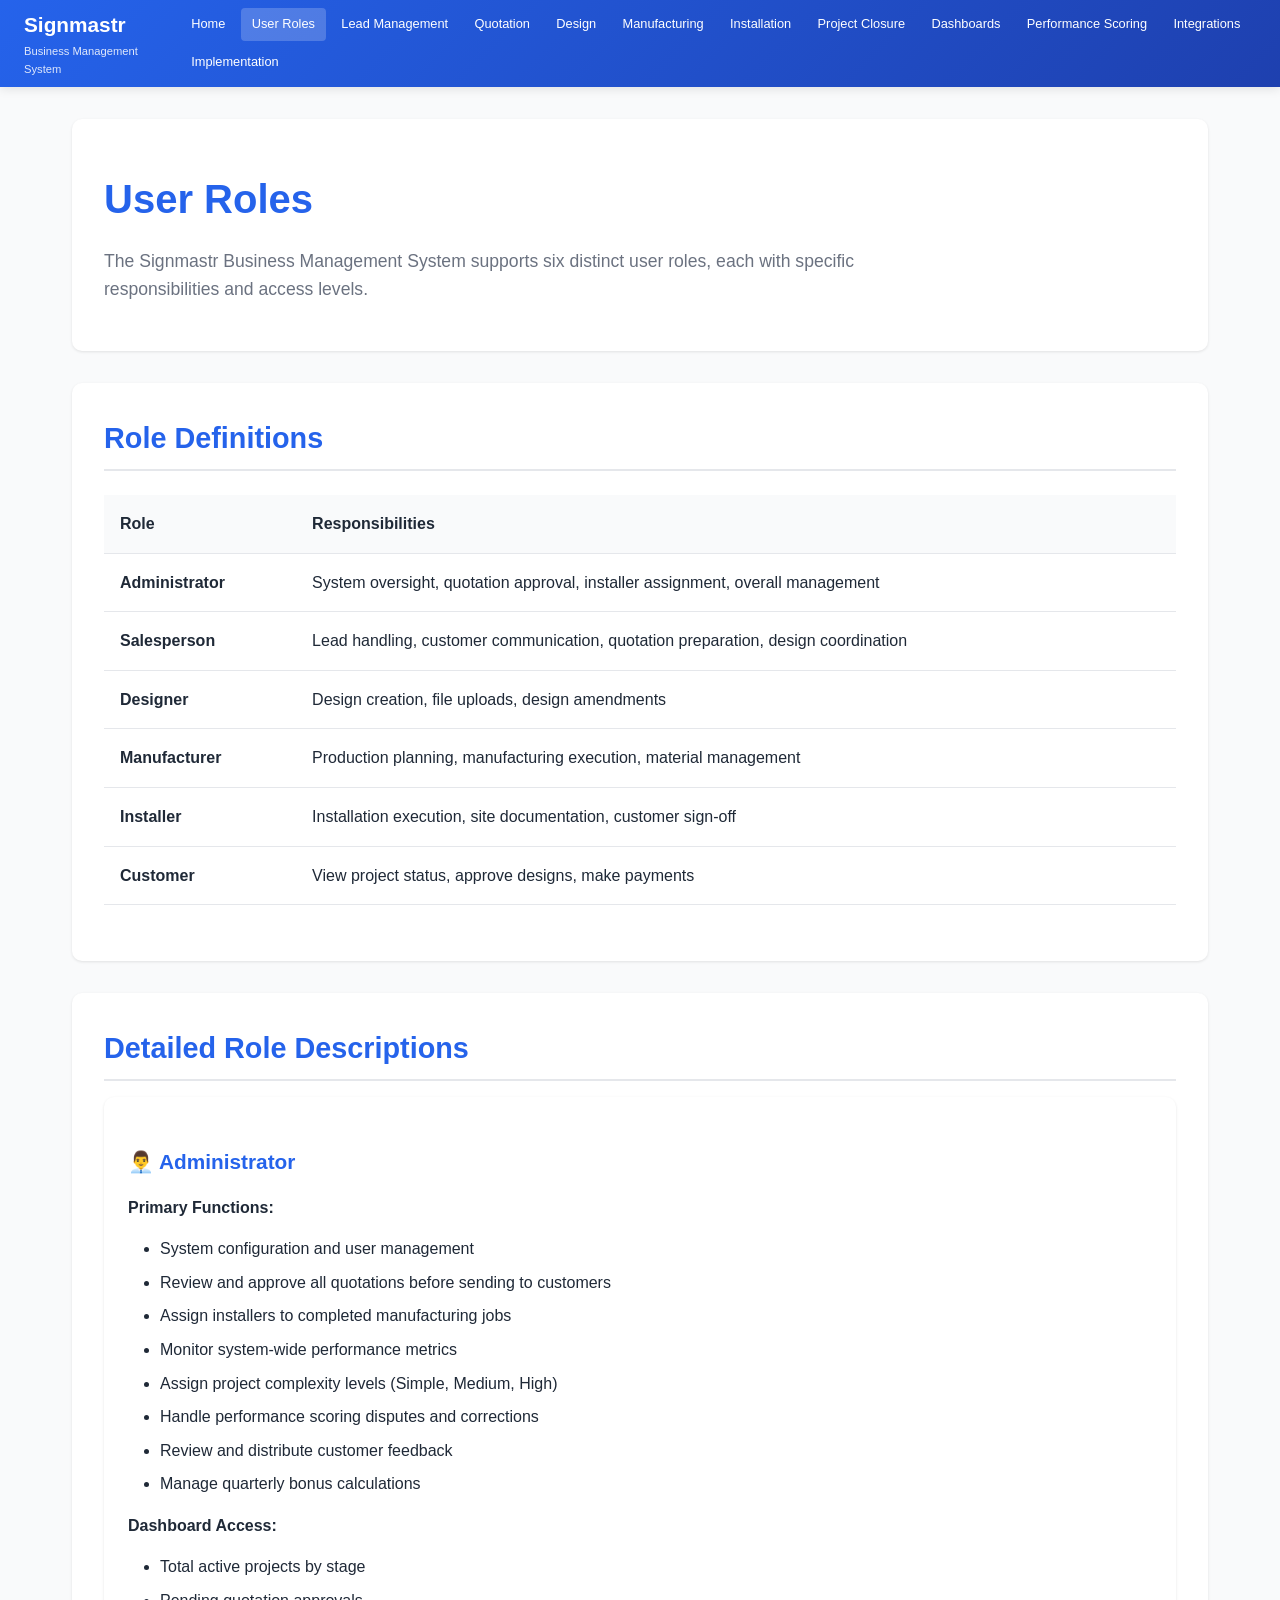
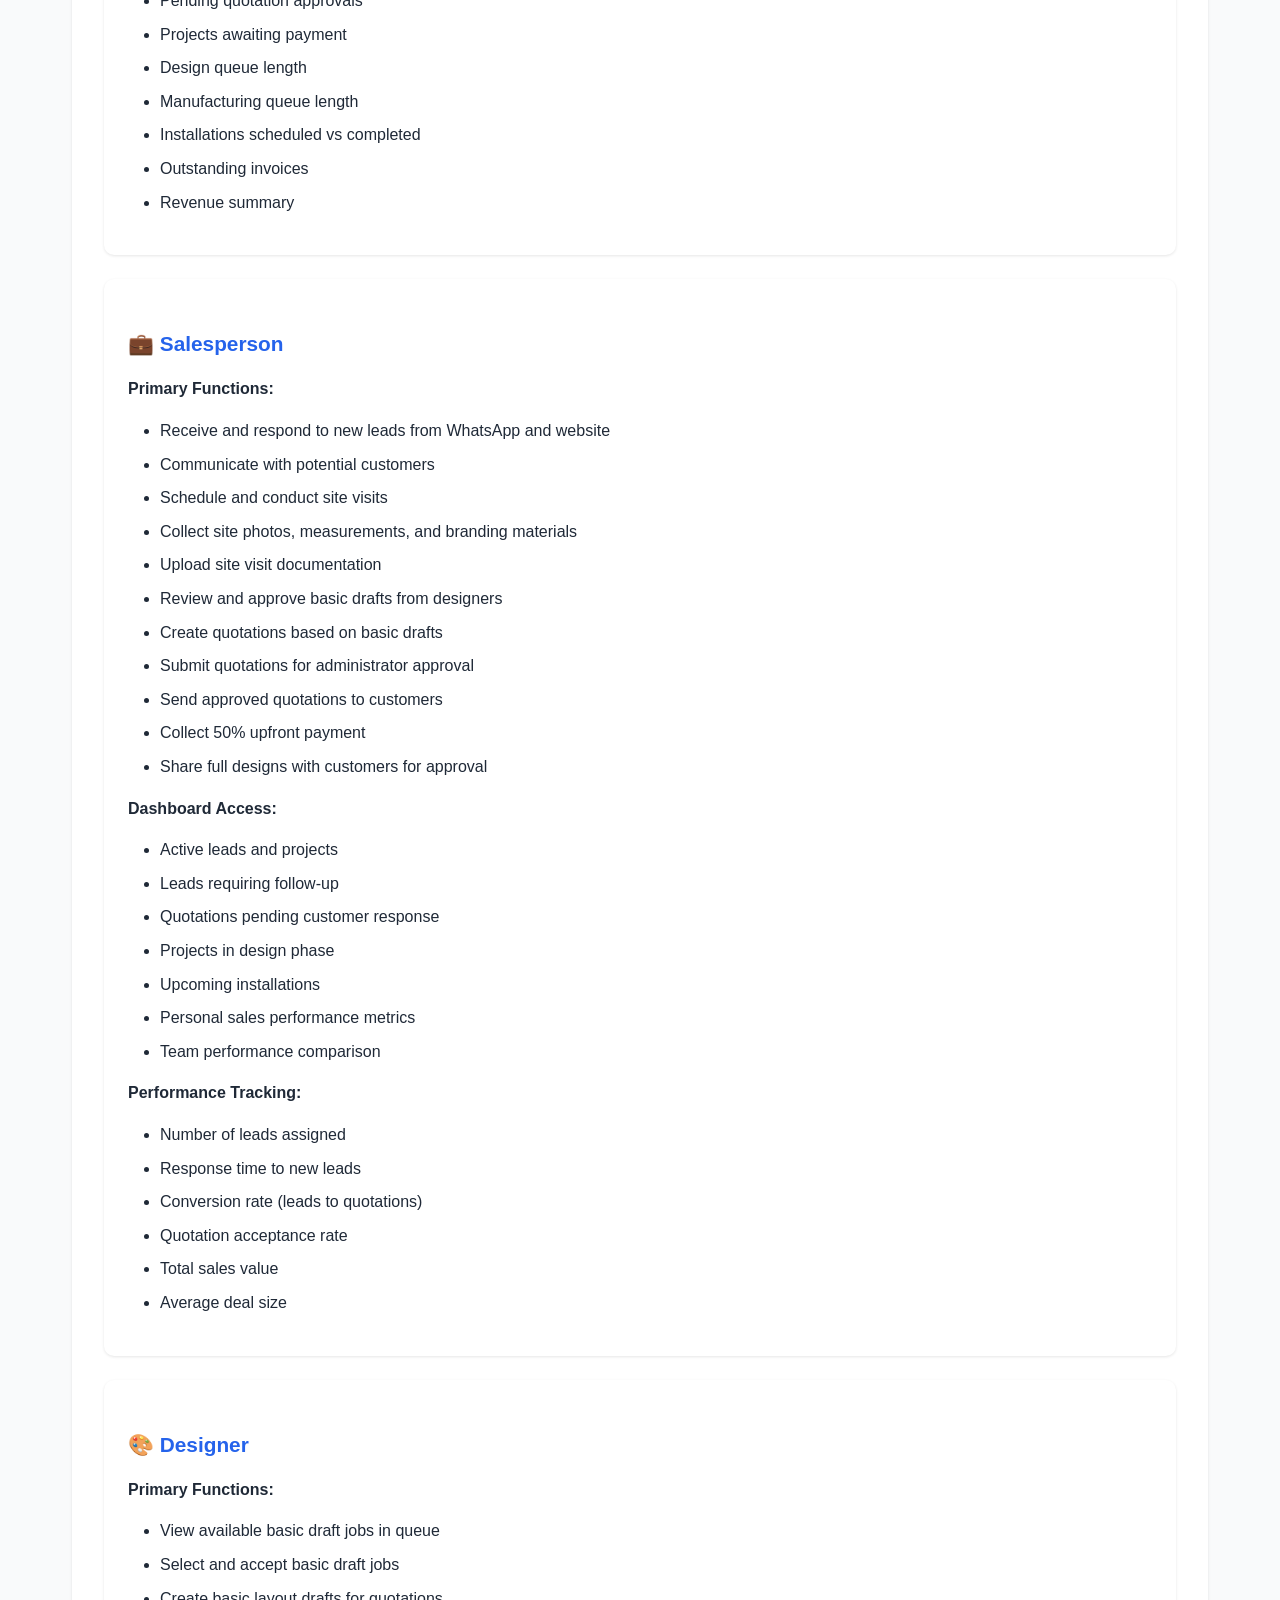
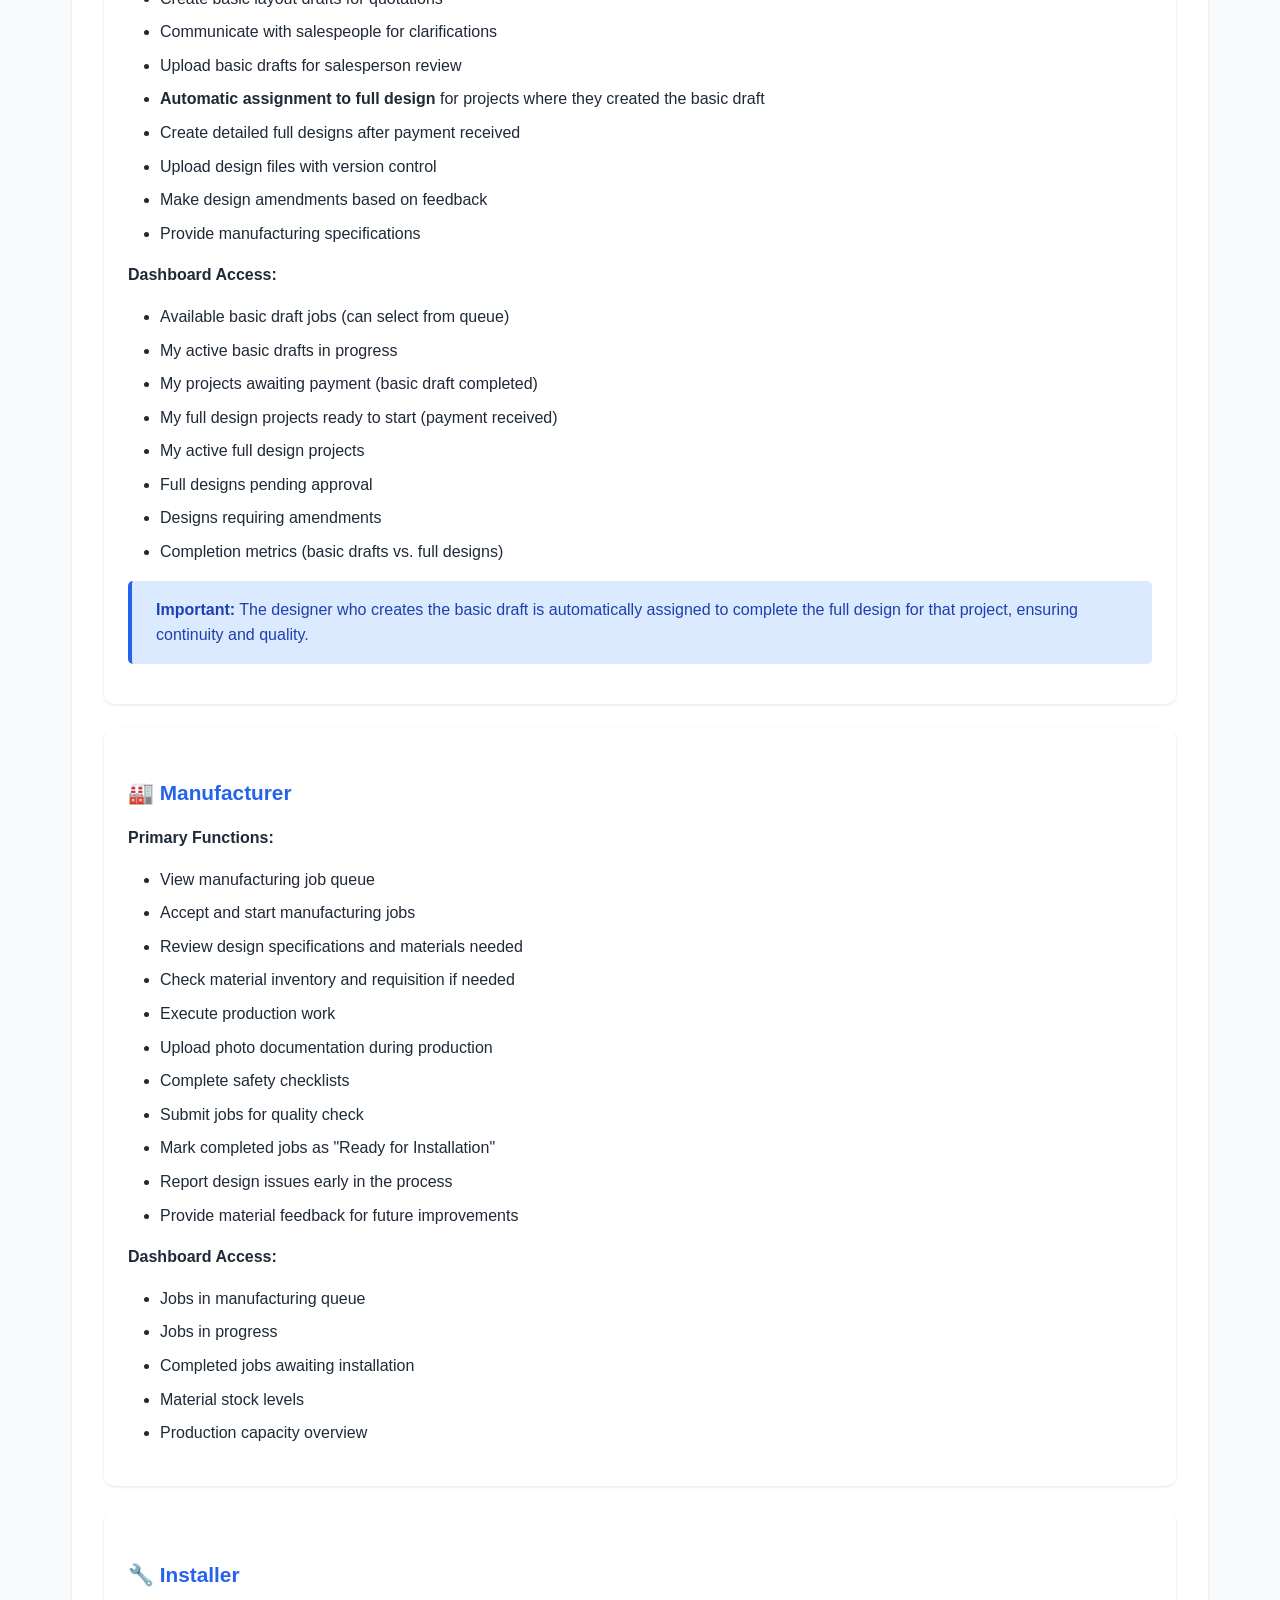
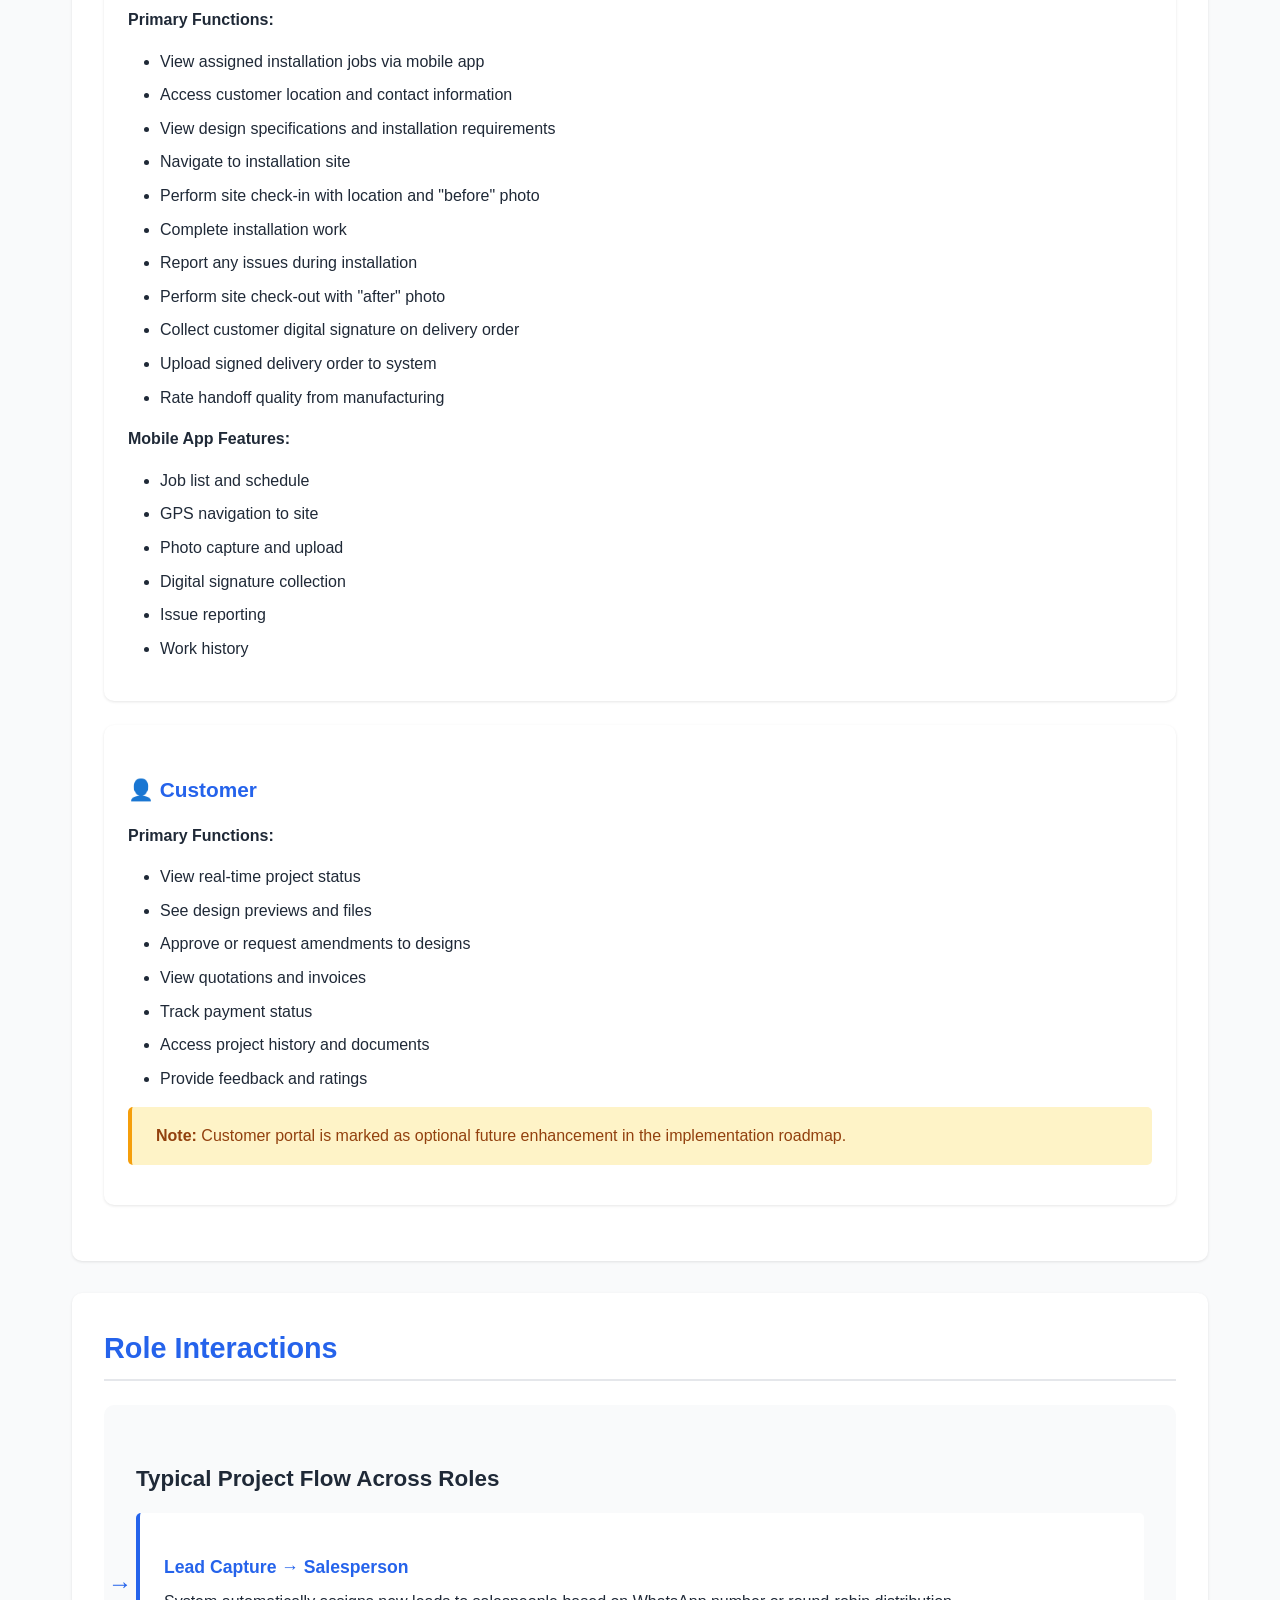
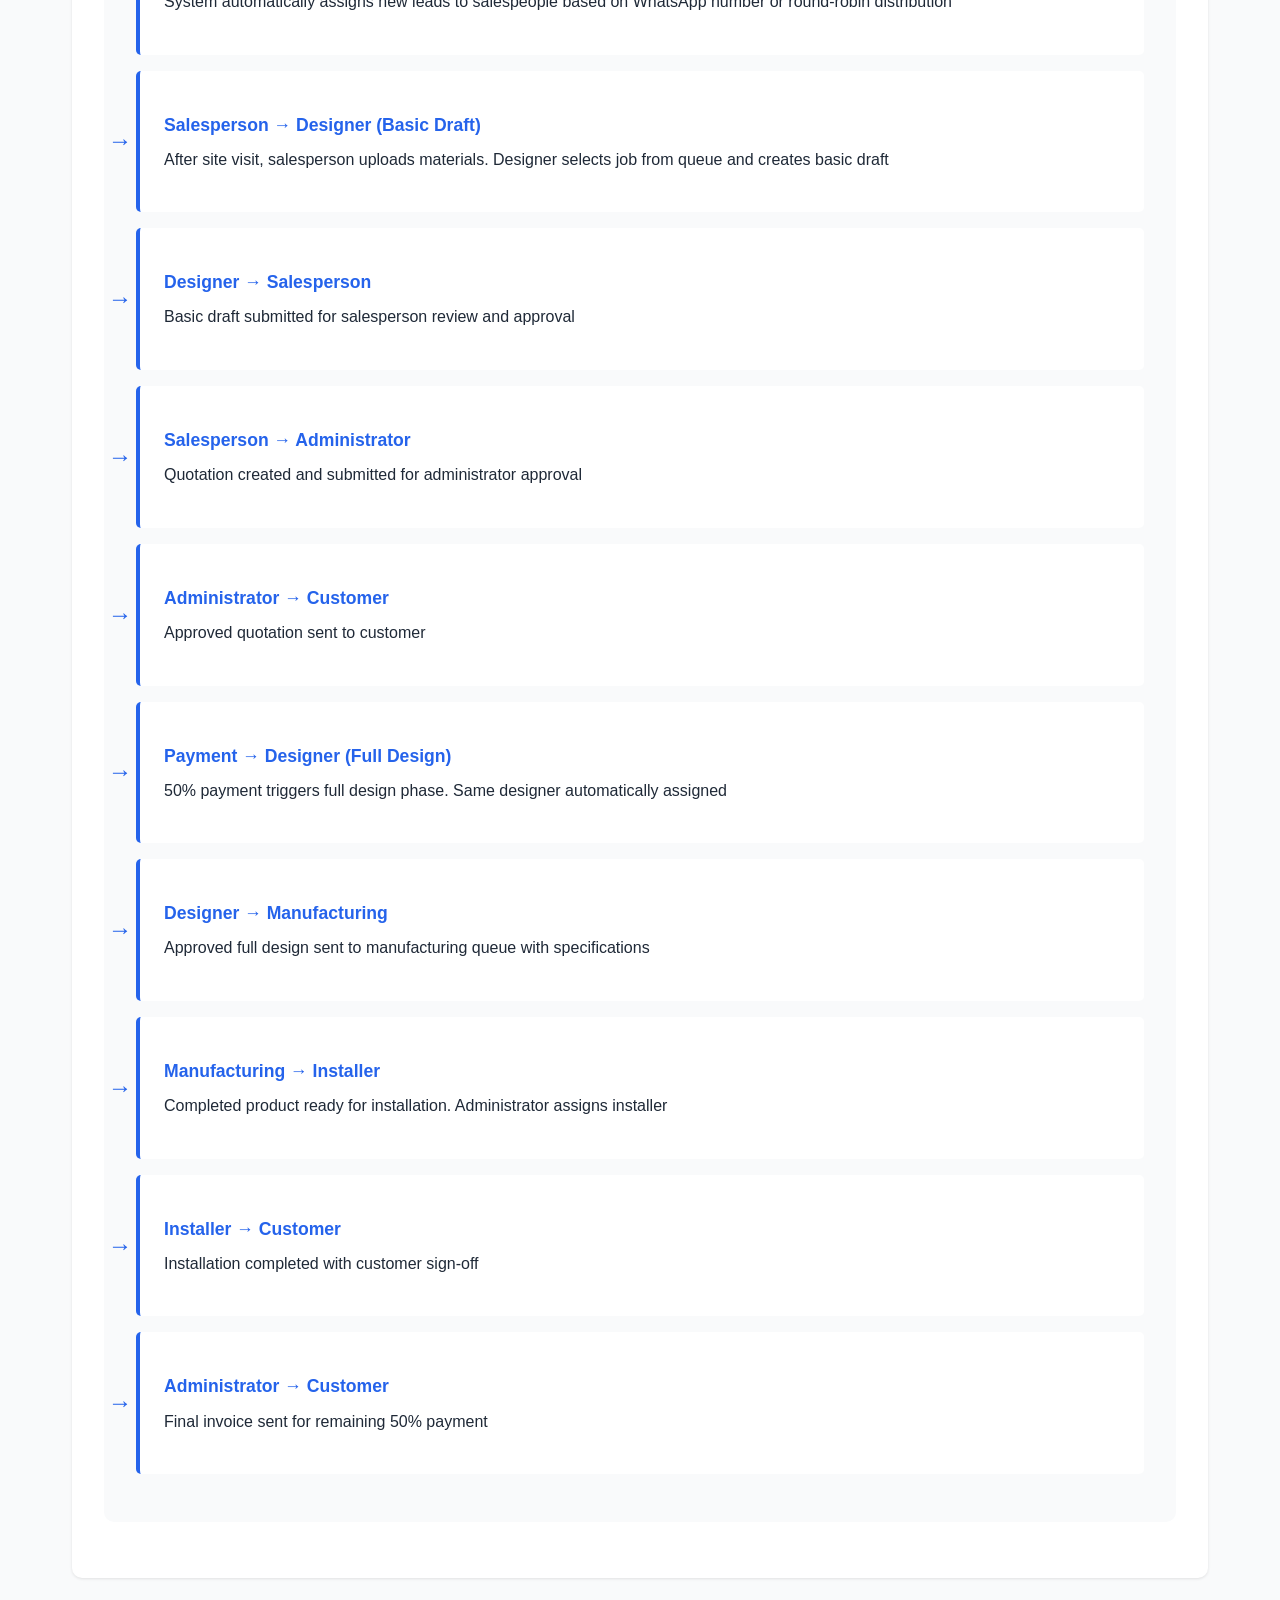
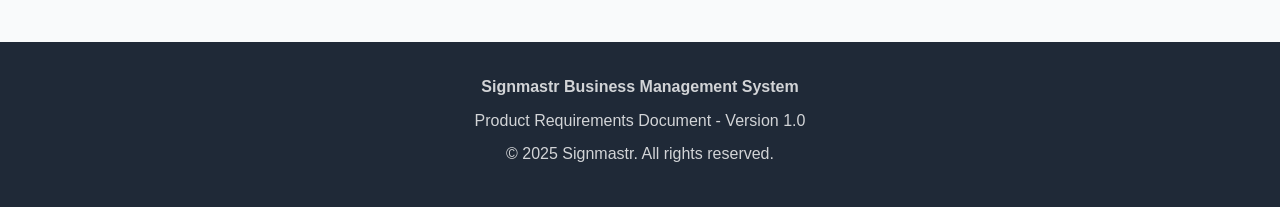
<file: user-roles.html>
<!DOCTYPE html>
<html lang="en">
<head>
    <meta charset="UTF-8">
    <meta name="viewport" content="width=device-width, initial-scale=1.0">
    <title>User Roles - Signmastr Business Management System</title>
    <link rel="stylesheet" href="css/style.css">
</head>
<body>
    <header>
        <div class="header-container">
            <div class="logo">
                <h1>Signmastr</h1>
                <p>Business Management System</p>
            </div>
            <button class="menu-toggle" aria-label="Toggle menu">☰</button>
            <nav>
                <ul>
                    <li><a href="index.html">Home</a></li>
                    <li><a href="user-roles.html">User Roles</a></li>
                    <li><a href="lead-management.html">Lead Management</a></li>
                    <li><a href="quotation-process.html">Quotation</a></li>
                    <li><a href="design-phase.html">Design</a></li>
                    <li><a href="manufacturing.html">Manufacturing</a></li>
                    <li><a href="installation.html">Installation</a></li>
                    <li><a href="project-closure.html">Project Closure</a></li>
                    <li><a href="dashboards.html">Dashboards</a></li>
                    <li><a href="performance-scoring.html">Performance Scoring</a></li>
                    <li><a href="integrations.html">Integrations</a></li>
                    <li><a href="implementation.html">Implementation</a></li>
                </ul>
            </nav>
        </div>
    </header>

    <div class="container">
        <div class="page-header">
            <h1>User Roles</h1>
            <p>The Signmastr Business Management System supports six distinct user roles, each with specific responsibilities and access levels.</p>
        </div>

        <div class="content-section">
            <h2>Role Definitions</h2>

            <table>
                <thead>
                    <tr>
                        <th>Role</th>
                        <th>Responsibilities</th>
                    </tr>
                </thead>
                <tbody>
                    <tr>
                        <td><strong>Administrator</strong></td>
                        <td>System oversight, quotation approval, installer assignment, overall management</td>
                    </tr>
                    <tr>
                        <td><strong>Salesperson</strong></td>
                        <td>Lead handling, customer communication, quotation preparation, design coordination</td>
                    </tr>
                    <tr>
                        <td><strong>Designer</strong></td>
                        <td>Design creation, file uploads, design amendments</td>
                    </tr>
                    <tr>
                        <td><strong>Manufacturer</strong></td>
                        <td>Production planning, manufacturing execution, material management</td>
                    </tr>
                    <tr>
                        <td><strong>Installer</strong></td>
                        <td>Installation execution, site documentation, customer sign-off</td>
                    </tr>
                    <tr>
                        <td><strong>Customer</strong></td>
                        <td>View project status, approve designs, make payments</td>
                    </tr>
                </tbody>
            </table>
        </div>

        <div class="content-section">
            <h2>Detailed Role Descriptions</h2>

            <div class="card mb-3">
                <h3>👨‍💼 Administrator</h3>
                <p><strong>Primary Functions:</strong></p>
                <ul>
                    <li>System configuration and user management</li>
                    <li>Review and approve all quotations before sending to customers</li>
                    <li>Assign installers to completed manufacturing jobs</li>
                    <li>Monitor system-wide performance metrics</li>
                    <li>Assign project complexity levels (Simple, Medium, High)</li>
                    <li>Handle performance scoring disputes and corrections</li>
                    <li>Review and distribute customer feedback</li>
                    <li>Manage quarterly bonus calculations</li>
                </ul>

                <p class="mt-2"><strong>Dashboard Access:</strong></p>
                <ul>
                    <li>Total active projects by stage</li>
                    <li>Pending quotation approvals</li>
                    <li>Projects awaiting payment</li>
                    <li>Design queue length</li>
                    <li>Manufacturing queue length</li>
                    <li>Installations scheduled vs completed</li>
                    <li>Outstanding invoices</li>
                    <li>Revenue summary</li>
                </ul>
            </div>

            <div class="card mb-3">
                <h3>💼 Salesperson</h3>
                <p><strong>Primary Functions:</strong></p>
                <ul>
                    <li>Receive and respond to new leads from WhatsApp and website</li>
                    <li>Communicate with potential customers</li>
                    <li>Schedule and conduct site visits</li>
                    <li>Collect site photos, measurements, and branding materials</li>
                    <li>Upload site visit documentation</li>
                    <li>Review and approve basic drafts from designers</li>
                    <li>Create quotations based on basic drafts</li>
                    <li>Submit quotations for administrator approval</li>
                    <li>Send approved quotations to customers</li>
                    <li>Collect 50% upfront payment</li>
                    <li>Share full designs with customers for approval</li>
                </ul>

                <p class="mt-2"><strong>Dashboard Access:</strong></p>
                <ul>
                    <li>Active leads and projects</li>
                    <li>Leads requiring follow-up</li>
                    <li>Quotations pending customer response</li>
                    <li>Projects in design phase</li>
                    <li>Upcoming installations</li>
                    <li>Personal sales performance metrics</li>
                    <li>Team performance comparison</li>
                </ul>

                <p class="mt-2"><strong>Performance Tracking:</strong></p>
                <ul>
                    <li>Number of leads assigned</li>
                    <li>Response time to new leads</li>
                    <li>Conversion rate (leads to quotations)</li>
                    <li>Quotation acceptance rate</li>
                    <li>Total sales value</li>
                    <li>Average deal size</li>
                </ul>
            </div>

            <div class="card mb-3">
                <h3>🎨 Designer</h3>
                <p><strong>Primary Functions:</strong></p>
                <ul>
                    <li>View available basic draft jobs in queue</li>
                    <li>Select and accept basic draft jobs</li>
                    <li>Create basic layout drafts for quotations</li>
                    <li>Communicate with salespeople for clarifications</li>
                    <li>Upload basic drafts for salesperson review</li>
                    <li><strong>Automatic assignment to full design</strong> for projects where they created the basic draft</li>
                    <li>Create detailed full designs after payment received</li>
                    <li>Upload design files with version control</li>
                    <li>Make design amendments based on feedback</li>
                    <li>Provide manufacturing specifications</li>
                </ul>

                <p class="mt-2"><strong>Dashboard Access:</strong></p>
                <ul>
                    <li>Available basic draft jobs (can select from queue)</li>
                    <li>My active basic drafts in progress</li>
                    <li>My projects awaiting payment (basic draft completed)</li>
                    <li>My full design projects ready to start (payment received)</li>
                    <li>My active full design projects</li>
                    <li>Full designs pending approval</li>
                    <li>Designs requiring amendments</li>
                    <li>Completion metrics (basic drafts vs. full designs)</li>
                </ul>

                <div class="alert alert-info mt-2">
                    <strong>Important:</strong> The designer who creates the basic draft is automatically assigned to complete the full design for that project, ensuring continuity and quality.
                </div>
            </div>

            <div class="card mb-3">
                <h3>🏭 Manufacturer</h3>
                <p><strong>Primary Functions:</strong></p>
                <ul>
                    <li>View manufacturing job queue</li>
                    <li>Accept and start manufacturing jobs</li>
                    <li>Review design specifications and materials needed</li>
                    <li>Check material inventory and requisition if needed</li>
                    <li>Execute production work</li>
                    <li>Upload photo documentation during production</li>
                    <li>Complete safety checklists</li>
                    <li>Submit jobs for quality check</li>
                    <li>Mark completed jobs as "Ready for Installation"</li>
                    <li>Report design issues early in the process</li>
                    <li>Provide material feedback for future improvements</li>
                </ul>

                <p class="mt-2"><strong>Dashboard Access:</strong></p>
                <ul>
                    <li>Jobs in manufacturing queue</li>
                    <li>Jobs in progress</li>
                    <li>Completed jobs awaiting installation</li>
                    <li>Material stock levels</li>
                    <li>Production capacity overview</li>
                </ul>
            </div>

            <div class="card mb-3">
                <h3>🔧 Installer</h3>
                <p><strong>Primary Functions:</strong></p>
                <ul>
                    <li>View assigned installation jobs via mobile app</li>
                    <li>Access customer location and contact information</li>
                    <li>View design specifications and installation requirements</li>
                    <li>Navigate to installation site</li>
                    <li>Perform site check-in with location and "before" photo</li>
                    <li>Complete installation work</li>
                    <li>Report any issues during installation</li>
                    <li>Perform site check-out with "after" photo</li>
                    <li>Collect customer digital signature on delivery order</li>
                    <li>Upload signed delivery order to system</li>
                    <li>Rate handoff quality from manufacturing</li>
                </ul>

                <p class="mt-2"><strong>Mobile App Features:</strong></p>
                <ul>
                    <li>Job list and schedule</li>
                    <li>GPS navigation to site</li>
                    <li>Photo capture and upload</li>
                    <li>Digital signature collection</li>
                    <li>Issue reporting</li>
                    <li>Work history</li>
                </ul>
            </div>

            <div class="card mb-3">
                <h3>👤 Customer</h3>
                <p><strong>Primary Functions:</strong></p>
                <ul>
                    <li>View real-time project status</li>
                    <li>See design previews and files</li>
                    <li>Approve or request amendments to designs</li>
                    <li>View quotations and invoices</li>
                    <li>Track payment status</li>
                    <li>Access project history and documents</li>
                    <li>Provide feedback and ratings</li>
                </ul>

                <div class="alert alert-warning mt-2">
                    <strong>Note:</strong> Customer portal is marked as optional future enhancement in the implementation roadmap.
                </div>
            </div>
        </div>

        <div class="content-section">
            <h2>Role Interactions</h2>

            <div class="process-flow">
                <h3 class="mb-2">Typical Project Flow Across Roles</h3>

                <div class="process-step">
                    <h4>Lead Capture → Salesperson</h4>
                    <p>System automatically assigns new leads to salespeople based on WhatsApp number or round-robin distribution</p>
                </div>

                <div class="process-step">
                    <h4>Salesperson → Designer (Basic Draft)</h4>
                    <p>After site visit, salesperson uploads materials. Designer selects job from queue and creates basic draft</p>
                </div>

                <div class="process-step">
                    <h4>Designer → Salesperson</h4>
                    <p>Basic draft submitted for salesperson review and approval</p>
                </div>

                <div class="process-step">
                    <h4>Salesperson → Administrator</h4>
                    <p>Quotation created and submitted for administrator approval</p>
                </div>

                <div class="process-step">
                    <h4>Administrator → Customer</h4>
                    <p>Approved quotation sent to customer</p>
                </div>

                <div class="process-step">
                    <h4>Payment → Designer (Full Design)</h4>
                    <p>50% payment triggers full design phase. Same designer automatically assigned</p>
                </div>

                <div class="process-step">
                    <h4>Designer → Manufacturing</h4>
                    <p>Approved full design sent to manufacturing queue with specifications</p>
                </div>

                <div class="process-step">
                    <h4>Manufacturing → Installer</h4>
                    <p>Completed product ready for installation. Administrator assigns installer</p>
                </div>

                <div class="process-step">
                    <h4>Installer → Customer</h4>
                    <p>Installation completed with customer sign-off</p>
                </div>

                <div class="process-step">
                    <h4>Administrator → Customer</h4>
                    <p>Final invoice sent for remaining 50% payment</p>
                </div>
            </div>
        </div>
    </div>

    <footer>
        <div class="footer-container">
            <p><strong>Signmastr Business Management System</strong></p>
            <p>Product Requirements Document - Version 1.0</p>
            <p>© 2025 Signmastr. All rights reserved.</p>
        </div>
    </footer>

    <script src="js/main.js"></script>
</body>
</html>
</file>
<file: css/style.css>
/* Signmastr Website Styles */

:root {
    --primary-color: #2563eb;
    --secondary-color: #1e40af;
    --accent-color: #f59e0b;
    --text-dark: #1f2937;
    --text-light: #6b7280;
    --bg-light: #f9fafb;
    --bg-white: #ffffff;
    --border-color: #e5e7eb;
    --success-color: #10b981;
    --warning-color: #f59e0b;
    --danger-color: #ef4444;
}

* {
    margin: 0;
    padding: 0;
    box-sizing: border-box;
}

body {
    font-family: -apple-system, BlinkMacSystemFont, 'Segoe UI', Roboto, 'Helvetica Neue', Arial, sans-serif;
    line-height: 1.6;
    color: var(--text-dark);
    background-color: var(--bg-light);
}

/* Header & Navigation */
header {
    background: linear-gradient(135deg, var(--primary-color) 0%, var(--secondary-color) 100%);
    color: white;
    padding: 0.5rem 0;
    position: sticky;
    top: 0;
    z-index: 1000;
    box-shadow: 0 2px 10px rgba(0, 0, 0, 0.1);
}

.header-container {
    max-width: 1400px;
    margin: 0 auto;
    padding: 0 1.5rem;
    display: flex;
    justify-content: space-between;
    align-items: center;
    gap: 1rem;
}

.logo h1 {
    font-size: 1.3rem;
    font-weight: 700;
    margin-bottom: 0.1rem;
}

.logo p {
    font-size: 0.7rem;
    opacity: 0.85;
}

/* Mobile Menu Toggle */
.menu-toggle {
    display: none;
    background: none;
    border: none;
    color: white;
    font-size: 1.5rem;
    cursor: pointer;
}

/* Navigation */
nav ul {
    list-style: none;
    display: flex;
    gap: 0.25rem;
    flex-wrap: wrap;
}

nav ul li a {
    color: white;
    text-decoration: none;
    padding: 0.4rem 0.7rem;
    border-radius: 4px;
    transition: background-color 0.3s;
    display: block;
    font-size: 0.8rem;
    white-space: nowrap;
}

nav ul li a:hover,
nav ul li a.active {
    background-color: rgba(255, 255, 255, 0.2);
}

/* Container */
.container {
    max-width: 1200px;
    margin: 2rem auto;
    padding: 0 2rem;
}

/* Page Header */
.page-header {
    background: var(--bg-white);
    padding: 3rem 2rem;
    border-radius: 10px;
    margin-bottom: 2rem;
    box-shadow: 0 1px 3px rgba(0, 0, 0, 0.1);
}

.page-header h1 {
    font-size: 2.5rem;
    color: var(--primary-color);
    margin-bottom: 1rem;
}

.page-header p {
    font-size: 1.1rem;
    color: var(--text-light);
    max-width: 800px;
}

/* Content Section */
.content-section {
    background: var(--bg-white);
    padding: 2rem;
    border-radius: 10px;
    margin-bottom: 2rem;
    box-shadow: 0 1px 3px rgba(0, 0, 0, 0.1);
}

.content-section h2 {
    font-size: 1.8rem;
    color: var(--primary-color);
    margin-bottom: 1rem;
    padding-bottom: 0.5rem;
    border-bottom: 2px solid var(--border-color);
}

.content-section h3 {
    font-size: 1.4rem;
    color: var(--text-dark);
    margin: 1.5rem 0 1rem;
}

.content-section h4 {
    font-size: 1.1rem;
    color: var(--text-dark);
    margin: 1rem 0 0.5rem;
    font-weight: 600;
}

.content-section p {
    margin-bottom: 1rem;
    color: var(--text-dark);
}

.content-section ul,
.content-section ol {
    margin: 1rem 0 1rem 2rem;
    color: var(--text-dark);
}

.content-section li {
    margin-bottom: 0.5rem;
}

/* Cards Grid */
.cards-grid {
    display: grid;
    grid-template-columns: repeat(auto-fit, minmax(300px, 1fr));
    gap: 1.5rem;
    margin: 2rem 0;
}

.card {
    background: var(--bg-white);
    padding: 1.5rem;
    border-radius: 10px;
    box-shadow: 0 1px 3px rgba(0, 0, 0, 0.1);
    transition: transform 0.3s, box-shadow 0.3s;
}

.card:hover {
    transform: translateY(-5px);
    box-shadow: 0 4px 12px rgba(0, 0, 0, 0.15);
}

.card h3 {
    color: var(--primary-color);
    margin-bottom: 1rem;
    font-size: 1.3rem;
}

.card p {
    color: var(--text-dark);
    margin-bottom: 0.5rem;
}

/* Table Styles */
table {
    width: 100%;
    border-collapse: collapse;
    margin: 1.5rem 0;
    background: var(--bg-white);
}

table th,
table td {
    padding: 1rem;
    text-align: left;
    border-bottom: 1px solid var(--border-color);
}

table th {
    background: var(--bg-light);
    font-weight: 600;
    color: var(--text-dark);
}

table tr:hover {
    background: var(--bg-light);
}

/* Process Flow */
.process-flow {
    background: var(--bg-light);
    padding: 2rem;
    border-radius: 10px;
    margin: 1.5rem 0;
}

.process-step {
    background: var(--bg-white);
    padding: 1.5rem;
    margin-bottom: 1rem;
    border-left: 4px solid var(--primary-color);
    border-radius: 5px;
    position: relative;
}

.process-step h4 {
    color: var(--primary-color);
    margin-bottom: 0.5rem;
}

.process-step::before {
    content: '→';
    position: absolute;
    left: -2rem;
    top: 50%;
    transform: translateY(-50%);
    font-size: 1.5rem;
    color: var(--primary-color);
}

.process-step:first-child::before {
    content: '';
}

/* Badges */
.badge {
    display: inline-block;
    padding: 0.25rem 0.75rem;
    border-radius: 20px;
    font-size: 0.85rem;
    font-weight: 500;
    margin-right: 0.5rem;
    margin-bottom: 0.5rem;
}

.badge-primary {
    background: var(--primary-color);
    color: white;
}

.badge-success {
    background: var(--success-color);
    color: white;
}

.badge-warning {
    background: var(--warning-color);
    color: white;
}

.badge-secondary {
    background: var(--text-light);
    color: white;
}

/* Alert Boxes */
.alert {
    padding: 1rem 1.5rem;
    border-radius: 5px;
    margin: 1rem 0;
    border-left: 4px solid;
}

.alert-info {
    background: #dbeafe;
    border-color: var(--primary-color);
    color: var(--secondary-color);
}

.alert-success {
    background: #d1fae5;
    border-color: var(--success-color);
    color: #065f46;
}

.alert-warning {
    background: #fef3c7;
    border-color: var(--warning-color);
    color: #92400e;
}

/* Metrics Grid */
.metrics-grid {
    display: grid;
    grid-template-columns: repeat(auto-fit, minmax(250px, 1fr));
    gap: 1.5rem;
    margin: 2rem 0;
}

.metric-card {
    background: var(--bg-white);
    padding: 1.5rem;
    border-radius: 10px;
    box-shadow: 0 1px 3px rgba(0, 0, 0, 0.1);
    text-align: center;
}

.metric-value {
    font-size: 2rem;
    font-weight: 700;
    color: var(--primary-color);
    margin-bottom: 0.5rem;
}

.metric-label {
    color: var(--text-light);
    font-size: 0.9rem;
}

/* Code Blocks */
code {
    background: var(--bg-light);
    padding: 0.2rem 0.5rem;
    border-radius: 3px;
    font-family: 'Courier New', monospace;
    font-size: 0.9rem;
    color: var(--danger-color);
}

pre {
    background: var(--text-dark);
    color: #f9fafb;
    padding: 1.5rem;
    border-radius: 5px;
    overflow-x: auto;
    margin: 1rem 0;
}

pre code {
    background: none;
    color: inherit;
    padding: 0;
}

/* Footer */
footer {
    background: var(--text-dark);
    color: white;
    padding: 2rem 0;
    margin-top: 4rem;
}

.footer-container {
    max-width: 1200px;
    margin: 0 auto;
    padding: 0 2rem;
    text-align: center;
}

.footer-container p {
    margin-bottom: 0.5rem;
    opacity: 0.8;
}

/* Responsive Design */
@media (max-width: 1024px) and (min-width: 769px) {
    .header-container {
        max-width: 100%;
        padding: 0 1rem;
    }

    nav ul li a {
        padding: 0.35rem 0.5rem;
        font-size: 0.75rem;
    }

    .logo h1 {
        font-size: 1.2rem;
    }

    .logo p {
        font-size: 0.65rem;
    }
}

@media (max-width: 768px) {
    .header-container {
        flex-direction: column;
        align-items: flex-start;
        padding: 0.5rem 1rem;
    }

    .logo h1 {
        font-size: 1.1rem;
    }

    .logo p {
        font-size: 0.65rem;
    }

    .menu-toggle {
        display: block;
        position: absolute;
        right: 1rem;
        top: 0.8rem;
    }

    nav {
        width: 100%;
        margin-top: 0.5rem;
    }

    nav ul {
        flex-direction: column;
        gap: 0;
        display: none;
    }

    nav ul.active {
        display: flex;
    }

    nav ul li {
        width: 100%;
    }

    nav ul li a {
        width: 100%;
        border-radius: 0;
        padding: 0.6rem 1rem;
        font-size: 0.85rem;
    }

    .page-header h1 {
        font-size: 2rem;
    }

    .cards-grid {
        grid-template-columns: 1fr;
    }

    .metrics-grid {
        grid-template-columns: 1fr;
    }

    table {
        font-size: 0.9rem;
    }

    table th,
    table td {
        padding: 0.5rem;
    }
}

/* Utility Classes */
.text-center {
    text-align: center;
}

.text-primary {
    color: var(--primary-color);
}

.text-secondary {
    color: var(--text-light);
}

.mt-1 { margin-top: 0.5rem; }
.mt-2 { margin-top: 1rem; }
.mt-3 { margin-top: 1.5rem; }
.mb-1 { margin-bottom: 0.5rem; }
.mb-2 { margin-bottom: 1rem; }
.mb-3 { margin-bottom: 1.5rem; }

.highlight {
    background: #fef3c7;
    padding: 0.2rem 0.5rem;
    border-radius: 3px;
}

/* Scoring System Specific Styles */
.scoring-breakdown {
    background: linear-gradient(135deg, #f0f9ff 0%, #e0f2fe 100%);
    padding: 2rem;
    border-radius: 10px;
    margin: 1.5rem 0;
}

.scoring-category {
    background: var(--bg-white);
    padding: 1.5rem;
    margin-bottom: 1.5rem;
    border-radius: 8px;
    border-left: 5px solid var(--primary-color);
}

.points-badge {
    display: inline-block;
    background: var(--success-color);
    color: white;
    padding: 0.3rem 0.8rem;
    border-radius: 20px;
    font-weight: 600;
    margin-left: 0.5rem;
}

.bonus-tier {
    background: var(--bg-light);
    padding: 1rem;
    margin: 0.5rem 0;
    border-radius: 5px;
    display: flex;
    justify-content: space-between;
    align-items: center;
}

.tier-name {
    font-weight: 600;
    color: var(--text-dark);
}

.tier-multiplier {
    background: var(--accent-color);
    color: white;
    padding: 0.3rem 1rem;
    border-radius: 20px;
    font-weight: 600;
}
</file>
